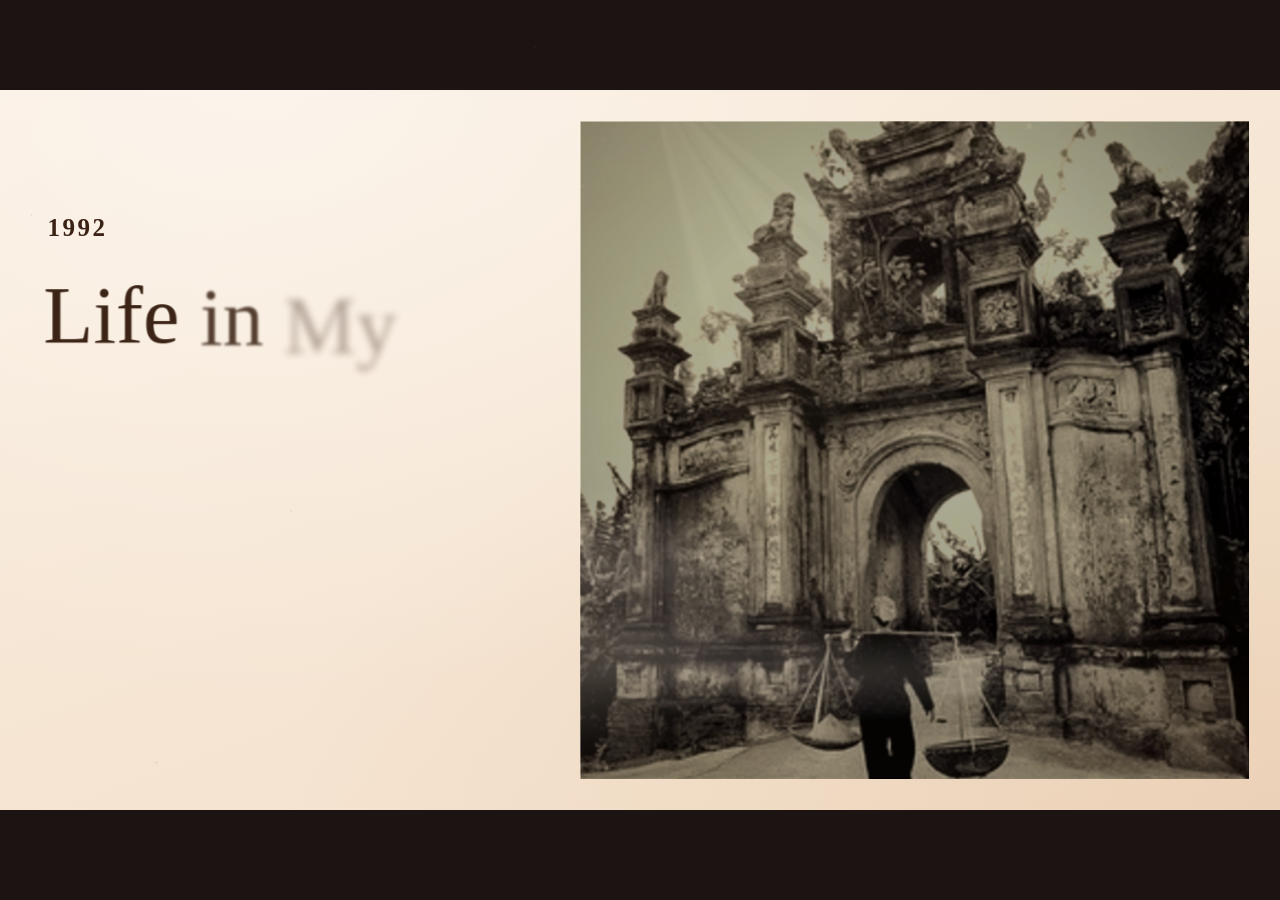
<file: slide1-anim.html>
<!DOCTYPE html>
<html lang="en">
<head>
  <meta charset="UTF-8">
  <meta name="viewport" content="width=device-width, initial-scale=1.0">
  <title>Slide 1 - title</title>
  <link rel="preconnect" href="https://fonts.googleapis.com">
  <link rel="preconnect" href="https://fonts.gstatic.com" crossorigin>
  <link href="https://fonts.googleapis.com/css2?family=Tinos:wght@400;700&family=Public+Sans:wght@400;500&display=swap" rel="stylesheet">
  <link rel="stylesheet" href="slides.css">
  <style>
    html, body { background: #1b1412; }
    body { padding: 0; overflow: hidden; }
    .deck { position: absolute; left: 0; top: 0; transform-origin: 0 0; zoom: 1; display: block; gap: 0; }
    .s1 .photo { overflow: hidden; background: #cfc9a8; }
    .s1 .photo img { width: 100%; height: 100%; object-fit: cover; transform-origin: 62% 70%; will-change: transform, filter; }
    .s1 .photo canvas { position: absolute; left: 0; top: 0; width: 100%; height: 100%; pointer-events: none; }
    #lite { mix-blend-mode: screen; }
    .s1 h1 .w { display: inline-block; will-change: transform, opacity, filter; }
    .s1 .rule { transform-origin: 0 50%; }
    .tick { position: absolute; left: 57px; top: 150px; font: 400 30px/1 var(--serif); letter-spacing: 6px; color: #a8643a; white-space: nowrap; }
    .tick b { font-weight: 700; color: var(--ink); letter-spacing: 3px; }
  </style>
</head>
<body>
<!--
  SLIDE 1 (động): mở đầu "du hành ngược thời gian": số năm chạy ngược 2025 -> 1985, chữ tiêu đề hiện dần từng từ,
  ảnh cổng làng ửng nắng bình minh (từ tối sang ấm), tia nắng xiên, sương trôi, bụi sáng, lá rơi, chim bay ngang.
  Mọi thứ do code điều khiển theo thời gian t (giây). Mở với ?still=giây để dừng ở một khung hình.
-->
<main class="deck">
  <section class="slide s1" id="slide1">
    <div class="tick" id="tick"><b id="yr">2025</b></div>
    <h1 id="ttl">Life in My Neighbourhood - 40 Years Ago</h1>
    <hr class="rule" id="rule">
    <p class="subtitle" id="sub">Unit 4: Remembering the Past</p>
    <figure class="photo">
      <img id="pic" src="assets/s1-gate.jpg" alt="Old village gate with a woman carrying baskets">
      <canvas id="lite" width="400" height="394"></canvas>
      <canvas id="dark" width="400" height="394"></canvas>
    </figure>
  </section>
</main>
<script>
(() => {
  const EMBED = location.search.includes('embed');
  const STILL = (/[?&]still=([\d.]+)/.exec(location.search) || [])[1];
  const HOLD = location.search.includes('hold');
  const deck = document.querySelector('.deck');
  function fit() {
    const k = EMBED ? Math.max(innerWidth / 1536, innerHeight / 864) : Math.min(innerWidth / 1536, innerHeight / 864);
    Object.assign(deck.style, { transform: 'scale(' + k + ')', left: ((innerWidth - 1536 * k) / 2) + 'px', top: ((innerHeight - 864 * k) / 2) + 'px' });
  }
  if (EMBED) document.body.style.cssText = 'background:transparent;padding:0;overflow:hidden';
  addEventListener('resize', fit); fit();

  const W = 400, H = 394;
  const lite = document.getElementById('lite').getContext('2d'), dark = document.getElementById('dark').getContext('2d');
  const mulberry = (a) => () => { a |= 0; a = a + 0x6D2B79F5 | 0; let t = Math.imul(a ^ a >>> 15, 1 | a); t = t + Math.imul(t ^ t >>> 7, 61 | t) ^ t; return ((t ^ t >>> 14) >>> 0) / 4294967296; };
  const rnd = mulberry(1985);
  const cl = (x, a = 0, b = 1) => Math.max(a, Math.min(b, x));
  const ease = (u) => 1 - Math.pow(1 - u, 3), smooth = (a, b, x) => { const t = cl((x - a) / (b - a)); return t * t * (3 - 2 * t); };

  // chữ tiêu đề: tách từng từ để hiện dần
  const ttl = document.getElementById('ttl'), words = ttl.textContent.split(' ');
  ttl.textContent = '';
  const spans = words.map((w, i) => { const s = document.createElement('span'); s.className = 'w'; s.textContent = w; ttl.appendChild(s); if (i < words.length - 1) ttl.appendChild(document.createTextNode(' ')); return s; });
  const rule = document.getElementById('rule'), sub = document.getElementById('sub'), pic = document.getElementById('pic'), tick = document.getElementById('tick'), yr = document.getElementById('yr');

  // tia nắng: dựng một lần
  const beams = document.createElement('canvas'); beams.width = W; beams.height = H;
  (() => {
    const c = beams.getContext('2d'), ox = 40, oy = -30;
    for (let i = 0; i < 7; i++) {
      const ang = 0.72 + i * 0.1 + (i % 2) * 0.04, len = 620, wd = 0.04 + (i % 3) * 0.02;
      const g = c.createLinearGradient(ox, oy, ox + Math.cos(ang) * len, oy + Math.sin(ang) * len);
      g.addColorStop(0, 'rgba(255,226,170,.34)'); g.addColorStop(1, 'rgba(255,226,170,0)');
      c.fillStyle = g; c.beginPath(); c.moveTo(ox, oy); c.lineTo(ox + Math.cos(ang - wd) * len, oy + Math.sin(ang - wd) * len); c.lineTo(ox + Math.cos(ang + wd) * len, oy + Math.sin(ang + wd) * len); c.fill();
    }
  })();
  const mist = Array.from({ length: 6 }, (_, i) => ({ x: rnd() * W, y: H * (0.58 + rnd() * 0.36), rx: 110 + rnd() * 90, ry: 26 + rnd() * 28, v: 4 + rnd() * 7, a: 0.2 + rnd() * 0.16 }));
  const motes = Array.from({ length: 46 }, () => ({ x: rnd() * W * 0.8, y: rnd() * H, v: 2 + rnd() * 5, p: rnd() * 6.28, r: 0.6 + rnd() * 1.3 }));
  const leaves = Array.from({ length: 9 }, () => ({ x: rnd() * W, y: -20 - rnd() * 300, v: 12 + rnd() * 12, p: rnd() * 6.28, s: 3 + rnd() * 3, c: ['#6b4a1e', '#8a6a2a', '#4a3a1a', '#7a5a22'][Math.floor(rnd() * 4)] }));

  function draw(t) {
    const dawn = smooth(0, 4.5, t);
    // chữ
    spans.forEach((s, i) => { const u = ease(cl((t - 0.7 - i * 0.26) / 0.75)); s.style.opacity = u; s.style.transform = 'translateY(' + ((1 - u) * 20).toFixed(1) + 'px)'; s.style.filter = 'blur(' + ((1 - u) * 7).toFixed(1) + 'px)'; });
    rule.style.transform = 'scaleX(' + ease(cl((t - 2.9) / 0.9)).toFixed(3) + ')';
    sub.style.opacity = ease(cl((t - 3.6) / 0.8)); sub.style.transform = 'translateY(' + ((1 - ease(cl((t - 3.6) / 0.8))) * 10) + 'px)';
    // số năm chạy ngược
    const u = ease(cl((t - 0.2) / 2.6)), y = 2025 - Math.round(40 * u);
    yr.textContent = y; tick.style.opacity = cl(t / 0.5) * (1 - 0.0 * 0);
    // ảnh: ửng nắng + zoom rất chậm
    pic.style.filter = 'sepia(' + (0.6 - 0.32 * dawn).toFixed(2) + ') brightness(' + (0.55 + 0.45 * dawn).toFixed(2) + ') contrast(1.06) saturate(' + (0.8 + 0.3 * dawn).toFixed(2) + ')';
    pic.style.transform = 'scale(' + (1.02 + 0.028 * (0.5 - 0.5 * Math.cos(t * 0.16))).toFixed(4) + ')';
    // lớp sáng
    lite.clearRect(0, 0, W, H);
    const gl = lite.createRadialGradient(30, 0, 10, 30, 0, 330); gl.addColorStop(0, 'rgba(255,200,120,' + (0.5 * dawn) + ')'); gl.addColorStop(1, 'rgba(255,200,120,0)');
    lite.fillStyle = gl; lite.fillRect(0, 0, W, H);
    lite.globalAlpha = dawn * (0.7 + 0.3 * Math.sin(t * 0.6)); lite.drawImage(beams, 0, 0); lite.globalAlpha = 1;
    mist.forEach((m) => { const x = ((m.x + m.v * t) % (W + 2 * m.rx)) - m.rx, g = lite.createRadialGradient(x, m.y, 0, x, m.y, m.rx);
      g.addColorStop(0, 'rgba(255,240,220,' + (m.a * (0.6 + 0.4 * dawn)) + ')'); g.addColorStop(1, 'rgba(255,240,220,0)');
      lite.save(); lite.translate(x, m.y); lite.scale(1, m.ry / m.rx); lite.translate(-x, -m.y); lite.fillStyle = g; lite.beginPath(); lite.arc(x, m.y, m.rx, 0, 6.283); lite.fill(); lite.restore(); });
    motes.forEach((m) => { const x = (m.x + Math.sin(t * 0.4 + m.p) * 10 + t * 3) % W, yy = ((m.y - m.v * t) % H + H) % H, a = 0.25 + 0.55 * (0.5 + 0.5 * Math.sin(t * 2 + m.p)); lite.globalAlpha = a * dawn; lite.fillStyle = '#ffe6b0'; lite.beginPath(); lite.arc(x, yy, m.r, 0, 6.283); lite.fill(); });
    lite.globalAlpha = 1;
    // lớp tối: lá rơi + chim
    dark.clearRect(0, 0, W, H);
    leaves.forEach((l) => { const tt = t - 1.5; if (tt < 0) return; const yy = ((l.y + l.v * tt) % (H + 60)) - 20, x = l.x + Math.sin(tt * 0.9 + l.p) * 26; dark.save(); dark.translate(x, yy); dark.rotate(Math.sin(tt * 1.3 + l.p) * 1.1 + l.p); dark.fillStyle = l.c; dark.globalAlpha = 0.85; dark.beginPath(); dark.ellipse(0, 0, l.s, l.s * 0.45, 0, 0, 6.283); dark.fill(); dark.restore(); });
    for (let b = 0; b < 3; b++) { const tt = (t - 4 - b * 0.35) % 14; if (t < 4 || tt < 0 || tt > 10) continue; const x = -20 + tt * 44, yy = 60 + b * 14 + Math.sin(tt * 1.4 + b) * 6, f = Math.sin(tt * 9 + b * 2) * 3.5;
      dark.strokeStyle = 'rgba(40,28,16,.75)'; dark.lineWidth = 1.6; dark.lineCap = 'round'; dark.beginPath(); dark.moveTo(x - 7, yy - f); dark.quadraticCurveTo(x - 3, yy - 2, x, yy); dark.quadraticCurveTo(x + 3, yy - 2, x + 7, yy - f); dark.stroke(); }
    // tối góc nhẹ
    const vg = dark.createRadialGradient(W / 2, H / 2, H * 0.4, W / 2, H / 2, H * 0.82); vg.addColorStop(0, 'rgba(30,15,5,0)'); vg.addColorStop(1, 'rgba(30,15,5,' + (0.38 - 0.1 * dawn) + ')');
    dark.fillStyle = vg; dark.fillRect(0, 0, W, H);
  }
  let t0 = null;
  if (STILL) { draw(parseFloat(STILL)); window.__ready = true; }
  else if (HOLD) { draw(0); parent.postMessage({ type: 'hold-ready' }, '*'); addEventListener('message', function go(ev) { if (ev.data && ev.data.type === 'go') { removeEventListener('message', go); (function loop(now) { if (t0 === null) t0 = now; draw((now - t0) / 1000); requestAnimationFrame(loop); })(performance.now()); } }); }
  else (function loop(now) { if (t0 === null) t0 = now; draw((now - t0) / 1000); requestAnimationFrame(loop); })(performance.now());
  addEventListener('keydown', (e) => {
    if (!EMBED || window.parent === window) return;
    if (e.key === 'Backspace') e.preventDefault();
    window.parent.postMessage({ type: 'slide-key', key: e.key }, '*');
  });
})();
</script>
<script src="textfx.js"></script>
<script>TextFX.init({ theme: 'glint' });</script>
</body>
</html>
</file>
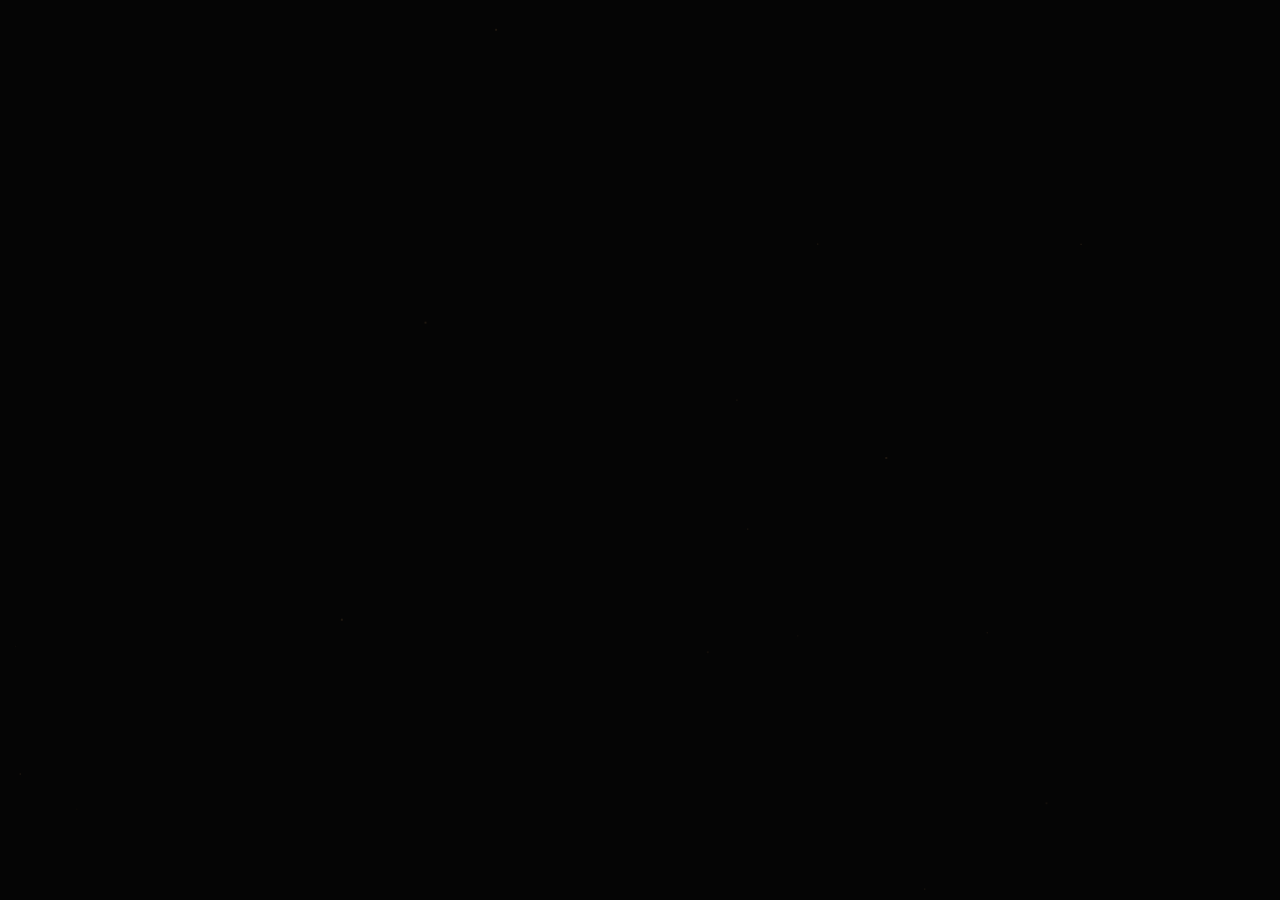
<file: slide3-anim.html>
<!DOCTYPE html>
<html lang="en">
<head>
  <meta charset="UTF-8">
  <meta name="viewport" content="width=device-width, initial-scale=1.0">
  <title>Slide 3 - animated</title>
  <link rel="preconnect" href="https://fonts.googleapis.com">
  <link rel="preconnect" href="https://fonts.gstatic.com" crossorigin>
  <link href="https://fonts.googleapis.com/css2?family=Tinos:wght@400;700&family=Public+Sans:wght@400;500&display=swap" rel="stylesheet">
  <link rel="stylesheet" href="slides.css?v=1124">
  <style>
    html, body { background: #050505; }
    .deck { visibility: hidden; }
    body { padding: 0; overflow: hidden; }
    .deck { position: absolute; left: 0; top: 0; transform-origin: 0 0; zoom: 1; display: block; gap: 0; }
    #voidc, #sheen, #gloss, #lead, #ink, #fx, #wind { left: 0; top: 0; width: 1536px; height: 864px; pointer-events: none; }
    #voidc { z-index: 8; }
    #sheen { z-index: 9; }
    #gloss { z-index: 9; }
    #lead { z-index: 6; }
    .s3 .title, .s3 .rule, .s3 .card, .s3 .pic { z-index: 3; }
    .card { border-color: transparent; background: transparent; }
    #ink { z-index: 4; }
    #wind { position: absolute; z-index: 5; image-rendering: pixelated; }
    #fx { z-index: 10; image-rendering: pixelated; }
    .pic { will-change: transform; }
    .w { display: inline-block; transform-origin: 50% 85%; will-change: transform; }
  </style>
</head>
<body>
<!--
  SLIDE 3 (động): màn đen -> click -> cọ quét sơn nền (văng mực) -> bút chì vẽ tiêu đề, thẻ, ảnh -> sau đó gió thổi (ảnh đung đưa, lá bay).
  Nội dung giống slide 3 trong slides.html (cùng slides.css).
-->
<main class="deck">
  <section class="slide s3" id="slide3">
    <h2 class="title">A Look at the Past</h2>
    <hr class="rule">
    <article class="card c1"><h3>Simple Life</h3><p>Life was slower. People lived close to nature and family.</p></article>
    <article class="card c2"><h3>Close Neighbours</h3><p>Neighbours were close and helped each other.</p></article>
    <div class="pic" id="pic">
      <figure class="photo"><img src="assets/s3-tram.jpg" alt="Tram and bicycles on an old street"></figure>
      <canvas class="ptape tl" width="120" height="40"></canvas>
      <canvas class="ptape tr" width="120" height="40"></canvas>
    </div>
    <canvas id="wind" width="1536" height="864"></canvas>
    <canvas id="voidc" width="1536" height="864"></canvas>
    <canvas id="lead" width="1536" height="864"></canvas>
    <canvas id="sheen" width="1536" height="864"></canvas>
    <canvas id="gloss" width="1536" height="864"></canvas>
    <svg id="ink" viewBox="0 0 1536 864" width="1536" height="864"></svg>
    <canvas id="fx" width="384" height="216"></canvas>
  </section>
</main>
<script src="tape.js"></script>
<script>
(() => {
  const EMBED = location.search.includes('embed');
  if (EMBED) document.documentElement.style.background = document.body.style.background = 'transparent';
  const $ = (s) => document.querySelector(s), $$ = (s) => Array.from(document.querySelectorAll(s));
  const deck = $('.deck'), slide = $('#slide3');
  function fit() {
    const k = EMBED ? Math.max(innerWidth / 1536, innerHeight / 864) : Math.min(innerWidth / 1536, innerHeight / 864);
    Object.assign(deck.style, { transform: 'scale(' + k + ')', left: ((innerWidth - 1536 * k) / 2) + 'px', top: ((innerHeight - 864 * k) / 2) + 'px' });
  }
  addEventListener('resize', fit); fit();

  // ---------- Thành phần ----------
  const S = 4;                                   // 1 điểm ảnh pixel = 4px màn hình (canvas #fx 384x216)
  const voidc = $('#voidc'), vx = voidc.getContext('2d');
  const sheen = $('#sheen'), sx = sheen.getContext('2d');
  const gloss = $('#gloss'), gx = gloss.getContext('2d');      // lớp bóng ướt + vệt sơn chảy (tự mờ dần)
  const leadc = $('#lead'), lx = leadc.getContext('2d');       // vết chì than khi bút vẽ (tự mờ dần)
  const ink = $('#ink'), fxc = $('#fx'), fx = fxc.getContext('2d');
  fx.imageSmoothingEnabled = false;
  const title = $('.title'), rule = $('.rule');
  const cards = $$('.card').map((el) => ({ el, h3: el.querySelector('h3'), p: el.querySelector('p') }));
  const photo = $('.photo'), tapes = $$('.ptape');
  const BRUSH = new Image(), PENCIL = new Image();
  BRUSH.src = 'assets/anim-brush.png'; PENCIL.src = 'assets/anim-pencil.png';
  let BSH = null, PSH = null;                                      // bóng đổ của cọ / bút chì (tạo sau khi ảnh tải xong)
  const BRUSH_TIP = [34, 8], PENCIL_TIP = [1, 43], SPR = 2;        // điểm chạm (theo pixel gốc) và hệ số phóng của sprite

  // số ngẫu nhiên xác định (mulberry32) để mỗi lần chạy giống nhau
  let seed = 20261020;
  const rnd = () => { seed |= 0; seed = seed + 0x6D2B79F5 | 0; let t = Math.imul(seed ^ seed >>> 15, 1 | seed); t = t + Math.imul(t ^ t >>> 7, 61 | t) ^ t; return ((t ^ t >>> 14) >>> 0) / 4294967296; };
  const clamp = (v, a = 0, b = 1) => Math.max(a, Math.min(b, v));
  const smooth = (u) => u * u * (3 - 2 * u);
  const easeOut = (u) => 1 - Math.pow(1 - u, 3);
  const INK = [58, 34, 20], GOLD = [226, 160, 40];

  function pos(el) {                             // vị trí + kích thước tính theo toạ độ slide 1536x864
    let x = 0, y = 0, e = el;
    while (e && e !== slide) { x += e.offsetLeft; y += e.offsetTop; e = e.offsetParent; }
    return { x, y, w: el.offsetWidth, h: el.offsetHeight };
  }
  const wipe = (el, p) => { el.style.clipPath = 'inset(-30px ' + ((1 - p) * 100).toFixed(2) + '% -30px -12px)'; };


  // ---------- Trạng thái ban đầu ----------
  let borders = [];
  function resetVisuals() {
    vx.globalCompositeOperation = 'source-over'; vx.globalAlpha = 1;
    vx.fillStyle = '#050505'; vx.fillRect(0, 0, 1536, 864);
    vx.globalCompositeOperation = 'destination-out';
    voidc.style.display = 'block'; voidc.style.opacity = '1';
    sx.clearRect(0, 0, 1536, 864); gx.clearRect(0, 0, 1536, 864); lx.clearRect(0, 0, 1536, 864); runs.length = 0; falls.length = 0; leadPrev = null;
    wipe(title, 0); wipe(rule, 0);
    cards.forEach((c) => { c.el.style.background = 'rgba(255,244,232,0)'; wipe(c.h3, 0); wipe(c.p, 0); });
    photo.style.clipPath = 'inset(0 0 100% 0)'; tapes.forEach((t) => { t.style.opacity = '0'; });
    borders.forEach((b) => { b.path.style.strokeDashoffset = b.len; });
  }
  function setupMeasure() {
    ink.innerHTML = '';
    borders = cards.map((m) => {
      const b = pos(m.el), x = b.x + 1, y = b.y + 1, w = b.w - 2, h = b.h - 2, r = 25;
      const d = ['M', x + r, y, 'H', x + w - r, 'A', r, r, 0, 0, 1, x + w, y + r, 'V', y + h - r, 'A', r, r, 0, 0, 1, x + w - r, y + h,
        'H', x + r, 'A', r, r, 0, 0, 1, x, y + h - r, 'V', y + r, 'A', r, r, 0, 0, 1, x + r, y, 'Z'].join(' ');
      const path = document.createElementNS('http://www.w3.org/2000/svg', 'path');
      path.setAttribute('d', d); path.setAttribute('fill', 'none'); path.setAttribute('stroke', '#c99468'); path.setAttribute('stroke-width', '2');
      ink.appendChild(path);
      const len = path.getTotalLength();
      path.style.strokeDasharray = len + ' ' + len; path.style.strokeDashoffset = len;
      return { path, len };
    });
  }

  // ---------- Hạt: giọt mực, bụi chì, sao lấp lánh ----------
  const parts = [];
  function stampBlob(x, y, r, ang, tail) {
    vx.beginPath(); vx.ellipse(x, y, r * (tail ? 1.7 : 1.15), r, ang, 0, 7); vx.fill();
    for (let i = 0; i < 2; i++) { const a = rnd() * 6.28, d = r * (1.6 + rnd() * 1.6), rr = r * (0.2 + rnd() * 0.3); vx.beginPath(); vx.arc(x + Math.cos(a) * d, y + Math.sin(a) * d, rr, 0, 7); vx.fill(); }
  }
  function spawnDrops(x, y, dx, dy, speed, burst) {
    const n = burst ? 14 : (rnd() < speed * 0.00022 ? 1 : 0), base = Math.atan2(dy, dx);
    for (let i = 0; i < n; i++) {
      const side = rnd() < 0.5 ? -1 : 1;
      const ang = burst ? rnd() * 6.283 : (rnd() < 0.7 ? base + side * (1.1 + rnd() * 0.7) : base + (rnd() - 0.5) * 1.6);
      const v = burst ? 260 + rnd() * 720 : 140 + rnd() * 520;
      parts.push({ t: 'drop', x, y, vx: Math.cos(ang) * v, vy: Math.sin(ang) * v, life: 0.22 + rnd() * 0.45, age: 0, r: 2 + rnd() * rnd() * 10 });
    }
  }
  function updateParts(dt) {
    for (let i = parts.length - 1; i >= 0; i--) {
      const p = parts[i];
      p.age += dt;
      p.x += p.vx * dt; p.y += p.vy * dt;
      const f = Math.pow(p.t === 'drop' ? 0.05 : 0.3, dt); p.vx *= f; p.vy *= f;
      if (p.age >= p.life) {
        if (p.t === 'drop' && voidc.style.display !== 'none') stampBlob(p.x, p.y, p.r, Math.atan2(p.vy, p.vx), true);
        parts.splice(i, 1);
      }
    }
  }
  function sparkle(x, y, n) {
    for (let i = 0; i < n; i++) parts.push({ t: 'spark', x: x + (rnd() - 0.5) * 70, y: y + (rnd() - 0.5) * 50, vx: (rnd() - 0.5) * 30, vy: -20 - rnd() * 30, life: 0.5 + rnd() * 0.4, age: 0, c: rnd() < 0.5 ? '#ffd34a' : '#ffffff' });
  }

  // ---------- Đám khói hoạt hình (pixel) ----------
  const puffCache = new Map(), puffs = [];
  function puffImg(R) {
    if (puffCache.has(R)) return puffCache.get(R);
    const sz = Math.ceil(R * 3.4), c = document.createElement('canvas'); c.width = c.height = sz;
    const g = c.getContext('2d'), im = g.createImageData(sz, sz), d = im.data, C = sz / 2;
    const circles = [[0, 0, R * 0.66], [-R * 0.18, R * 0.1, R * 0.5]];
    for (let i = 0; i < 9; i++) { const a = i / 9 * 6.283 + 0.3, rr = R * (0.36 + 0.07 * ((i * 7) % 3)); circles.push([Math.cos(a) * R * 0.64, Math.sin(a) * R * 0.64, rr]); }
    const A = new Uint8Array(sz * sz);
    for (let y = 0; y < sz; y++) for (let x = 0; x < sz; x++) {
      for (const [cx, cy, r] of circles) { const dx = x - C - cx, dy = y - C - cy; if (dx * dx + dy * dy <= r * r) { A[y * sz + x] = 1; break; } }
    }
    const at = (x, y) => (x < 0 || y < 0 || x >= sz || y >= sz) ? 0 : A[y * sz + x];
    const put = (x, y, col) => { if (x < 0 || y < 0 || x >= sz || y >= sz) return; const k = (y * sz + x) * 4; d[k] = col[0]; d[k + 1] = col[1]; d[k + 2] = col[2]; d[k + 3] = 255; };
    for (let y = 0; y < sz; y++) for (let x = 0; x < sz; x++) {
      if (!A[y * sz + x]) continue;
      if (!at(x - 1, y) || !at(x + 1, y) || !at(x, y - 1) || !at(x, y + 1)) put(x, y, [24, 24, 32]);
      else put(x, y, at(x + 2, y - 2) ? [255, 255, 255] : [176, 216, 240]);
    }
    for (let i = 0; i < 7; i++) {                    // gai nhọn toả ra như ảnh tham khảo
      const a = i / 7 * 6.283 + 0.55, L0 = R * 0.92, L1 = R * (1.4 + 0.25 * (i % 2));
      for (let t = 0; t <= 1; t += 0.02) {
        const rr = L0 + (L1 - L0) * t, w = (1 - t) * 2.4, px = C + Math.cos(a) * rr, py = C + Math.sin(a) * rr, nx = -Math.sin(a), ny = Math.cos(a);
        for (let s = -w; s <= w; s += 0.5) { const x = Math.round(px + nx * s), y = Math.round(py + ny * s); if (!at(x, y)) put(x, y, [24, 24, 32]); }
      }
    }
    g.putImageData(im, 0, 0);
    puffCache.set(R, c); return c;
  }
  function addPuff(x, y, big) { puffs.push({ x, y, t: 0, dur: 0.5, R: big ? 21 : 15 }); }
  function drawPuffs() {
    for (let i = puffs.length - 1; i >= 0; i--) {
      const p = puffs[i], u = p.t / p.dur;
      if (u >= 1) { puffs.splice(i, 1); continue; }
      const g = clamp(u / 0.32);
      const R = Math.max(3, Math.round(p.R * (1 - Math.pow(1 - g, 3)) * (1 + 0.06 * (u > 0.32 ? (u - 0.32) : 0))));
      const img = puffImg(R);
      fx.globalAlpha = u > 0.55 ? 1 - (u - 0.55) / 0.45 : 1;
      fx.drawImage(img, Math.round(p.x / S - img.width / 2), Math.round(p.y / S - img.height / 2 - u * 6));
      fx.globalAlpha = 1;
    }
  }

  // ---------- Pha 1: cọ sơn nền ----------
  const BW = 190, ROWS = 6;
  const segs = [];
  (function buildBrush() {
    const ys = Array.from({ length: ROWS }, (_, k) => 68 + k * (728 / (ROWS - 1)));
    segs.push({ x0: -340, y0: -200, x1: -70, y1: ys[0] - 14, dur: 0.25, kind: 'in' });
    for (let k = 0; k < ROWS; k++) {
      const dir = k % 2 ? -1 : 1, xa = dir > 0 ? -70 : 1606, xb = dir > 0 ? 1606 : -70;
      segs.push({ x0: xa, y0: ys[k] - 14, x1: xb, y1: ys[k] + 14, dur: 0.27, kind: 'row', row: k });
      if (k < ROWS - 1) segs.push({ x0: xb, y0: ys[k] + 14, x1: xb, y1: ys[k + 1] - 14, dur: 0.09, kind: 'turn', row: k });
    }
    segs.push({ x0: -70, y0: ys[ROWS - 1] + 14, x1: 800, y1: 470, dur: 0.3, kind: 'out' });
    let t = 0; segs.forEach((s) => { s.t0 = t; t += s.dur; }); segs.total = t;
  })();
  function brushAt(T) {
    let s = segs[segs.length - 1];
    for (const q of segs) if (T < q.t0 + q.dur) { s = q; break; }
    const u = clamp((T - s.t0) / s.dur), e = s.kind === 'in' ? easeOut(u) : s.kind === 'out' ? easeOut(u) : smooth(u);
    let x = s.x0 + (s.x1 - s.x0) * e, y = s.y0 + (s.y1 - s.y0) * e;
    if (s.kind === 'row') y += Math.sin(x * 0.012 + s.row) * 9;
    return { x, y, seg: s };
  }
  let brush = { x: -340, y: -200, vis: false, last: null };
  const halfAt = (x, row) => BW / 2 + Math.sin(x * 0.011 + row * 1.7) * 8 + Math.sin(x * 0.047 + row * 3.1) * 4;
  const PAINT_TAN = '184,132,86';
  function paintTo(x0, y0, x1, y1, row) {
    const dx = x1 - x0, dy = y1 - y0, n = Math.max(1, Math.ceil(Math.hypot(dx, dy) / 7)), dir = dx >= 0 ? 1 : -1;
    vx.fillStyle = '#000';
    for (let i = 1; i <= n; i++) {
      const x = x0 + dx * i / n, y = y0 + dy * i / n;
      const half = halfAt(x, row);
      vx.fillRect(x - 6, y - half, 12, half * 2);
      for (let j = 0; j < 4; j++) { const up = rnd() < 0.5 ? -1 : 1; vx.fillRect(x - 4, y + up * (half + rnd() * 12) - 1.5, 6 + rnd() * 14, 3); }   // lông cọ xơ ở mép
      if (i % 2 === 0) for (let j = 0; j < 3; j++) {                       // vệt lông cọ trên mặt sơn
        sx.fillStyle = rnd() < 0.5 ? 'rgba(255,255,255,.16)' : 'rgba(150,95,55,.07)';
        sx.fillRect(x - 5, y - half + rnd() * half * 2, 14 + rnd() * 22, 1 + rnd() * 2.2);
      }
      // ---- sơn ướt: gờ sơn dày ở mép, vệt bóng, lông cọ kéo dài (lớp gloss tự mờ dần khi sơn khô)
      if (i % 2 === 0) {
        gx.fillStyle = 'rgba(255,255,255,0.38)'; gx.fillRect(x - 7, y - half * 0.5 + Math.sin(x * 0.03 + row) * 3, 16, 2.2);
        gx.fillStyle = 'rgba(' + PAINT_TAN + ',0.30)'; gx.fillRect(x - 7, y + half - 6, 16, 3.2); gx.fillRect(x - 7, y - half + 1, 16, 2.4);
        for (let j = 0; j < 3; j++) { gx.fillStyle = rnd() < 0.55 ? 'rgba(255,255,255,0.22)' : 'rgba(' + PAINT_TAN + ',0.16)'; gx.fillRect(x - dir * rnd() * 20 - 8, y - half * 0.85 + rnd() * half * 1.7, 22 + rnd() * 46, 1 + rnd() * 1.4); }
      }
    }
  }
  // ---- sơn chảy: vệt chảy xuống từ mép dưới nét cọ + giọt rơi từ cọ
  const runs = [], falls = [];
  function addRun(x, y, delay) { runs.push({ x, y, w: 5 + rnd() * 7, delay, age: 0, v: 120 + rnd() * 190, L: 40 + rnd() * rnd() * 190, len: 0, wob: rnd() * 6.28, end: false }); }
  function addFall(x, y, vy) { falls.push({ x, y, vx: (rnd() - 0.5) * 24, vy, r: 2 + rnd() * 3.2, age: 0, life: 0.16 + rnd() * 0.2 }); }
  function stepRuns(dt) {
    vx.fillStyle = '#000';
    for (let i = runs.length - 1; i >= 0; i--) {
      const r = runs[i]; r.age += dt; if (r.age < r.delay) continue;
      if (r.len < r.L) {
        const rem = 1 - r.len / r.L, dv = r.v * (0.18 + 0.82 * rem * rem) * dt, y0 = r.y + r.len; r.len += dv;
        const w = r.w * (0.82 + 0.18 * Math.sin(r.wob + r.len * 0.05)), xx = r.x + Math.sin(r.wob + r.len * 0.03) * 1.5;
        vx.fillRect(xx - w / 2, y0 - 1, w, dv + 2); vx.beginPath(); vx.arc(xx, y0 + dv, w * 0.78, 0, 7); vx.fill();     // mở lớp đen -> lộ sơn
        gx.fillStyle = 'rgba(' + PAINT_TAN + ',0.34)'; gx.fillRect(xx - w / 2, y0 - 1, w, dv + 2);
        gx.fillStyle = 'rgba(255,255,255,0.5)'; gx.fillRect(xx - w / 2 + 1, y0 - 1, Math.max(1, w * 0.22), dv + 2);
        gx.fillStyle = 'rgba(' + PAINT_TAN + ',0.2)'; gx.beginPath(); gx.arc(xx, y0 + dv, w * 0.78, 0, 7); gx.fill();
        gx.fillStyle = 'rgba(255,255,255,0.55)'; gx.fillRect(xx - w * 0.28, y0 + dv - w * 0.35, Math.max(1.5, w * 0.2), Math.max(1.5, w * 0.2));
      } else if (!r.end) { r.end = true; if (rnd() < 0.55) addFall(r.x, r.y + r.len + r.w * 0.5, 30); runs.splice(i, 1); }
    }
  }
  function stepFalls(dt) {
    vx.fillStyle = '#000';
    for (let i = falls.length - 1; i >= 0; i--) {
      const f = falls[i]; f.age += dt;
      const ny = f.y + f.vy * dt + 0.5 * 2200 * dt * dt; f.vy += 2200 * dt;
      f.y = ny; f.x += f.vx * dt;
      if (f.age >= f.life || f.y > 880) {
        if (f.y <= 880) {
          vx.beginPath(); vx.ellipse(f.x, f.y, f.r * 1.8, f.r * 1.2, 0, 0, 7); vx.fill();                       // giọt bắn tung toé khi chạm xuống
          gx.fillStyle = 'rgba(' + PAINT_TAN + ',0.3)'; gx.beginPath(); gx.ellipse(f.x, f.y, f.r * 1.8, f.r * 1.2, 0, 0, 7); gx.fill();
          gx.fillStyle = 'rgba(255,255,255,0.5)'; gx.fillRect(f.x - f.r * 0.6, f.y - f.r * 0.5, f.r * 0.7, f.r * 0.45);
          for (let k = 0; k < 3; k++) { const a = rnd() * 6.28, d = f.r * (2 + rnd() * 2.4); vx.beginPath(); vx.arc(f.x + Math.cos(a) * d, f.y + Math.sin(a) * d * 0.6, 0.8 + rnd() * 1.6, 0, 7); vx.fill(); }
        }
        falls.splice(i, 1);
      }
    }
  }
  function fadeLayers(n) {                      // bóng ướt + vết chì mờ dần
    if (n % 2 === 0) { gx.globalCompositeOperation = 'destination-out'; gx.fillStyle = 'rgba(0,0,0,0.09)'; gx.fillRect(0, 0, 1536, 864); gx.globalCompositeOperation = 'source-over'; }
    if (phase === 'pencil' || phase === 'poof2') { lx.globalCompositeOperation = 'destination-out'; lx.fillStyle = 'rgba(0,0,0,0.05)'; lx.fillRect(0, 0, 1536, 864); lx.globalCompositeOperation = 'source-over'; }
  }
  let dripAcc = 0;
  function stepPaint(T, dt) {
    const b = brushAt(T), prev = brush.last || { x: b.x, y: b.y };
    const kind = b.seg.kind;
    if (kind === 'row' || kind === 'turn') {
      paintTo(prev.x, prev.y, b.x, b.y, b.seg.row || 0);
      const dx = b.x - prev.x, dy = b.y - prev.y, sp = Math.hypot(dx, dy) / dt;
      if (sp > 1) spawnDrops(b.x, b.y, dx, dy, sp, false);
      if (kind === 'row') {
        const half = halfAt(b.x, b.seg.row || 0), dir = dx >= 0 ? 1 : -1;
        if (rnd() < Math.hypot(dx, dy) / 70 * 0.13) addRun(b.x - dir * rnd() * 90, b.y + half - 4, rnd() * 0.12);           // vệt sơn chảy xuống từ mép nét cọ
        dripAcc += dt; if (dripAcc > 0.05) { dripAcc = 0; addFall(b.x - dir * (20 + rnd() * 70), b.y + half - 2, 20 + rnd() * 80); }   // giọt rơi từ lông cọ
      }
    }
    if (brush.seg && brush.seg !== b.seg && brush.seg.kind === 'row') {        // cuối mỗi đường quét: văng mực thành chùm
      spawnDrops(prev.x, prev.y, b.x - prev.x, b.y - prev.y, 1, true);
    }
    brush.seg = b.seg; brush.x = b.x; brush.y = b.y; brush.last = { x: b.x, y: b.y };
  }


  // ---------- Pha 2: bút chì vẽ ----------
  let tasks = [], taskTotal = 0, taskDone = 0, penTip = { x: 80, y: 110 };
  function buildTasks() {
    tasks = []; taskDone = 0;
    let last = null;
    const add = (start, dur, tip, upd, wiggle) => {
      if (last) tasks.push({ dur: 0.05, tip: ((a, b) => (p) => ({ x: a.x + (b.x - a.x) * smooth(p), y: a.y + (b.y - a.y) * smooth(p) }))(last, start), upd: null, move: true });
      tasks.push({ dur, tip, upd, wiggle });
      last = tip(1);
    };
    const T = pos(title), R = pos(rule);
    add({ x: T.x, y: T.y + T.h * 0.55 }, 0.5,
      (p) => ({ x: T.x + smooth(p) * T.w, y: T.y + T.h * 0.55 + Math.sin(p * 44) * 26 }),
      (p) => wipe(title, smooth(p)), true);
    add({ x: R.x, y: R.y }, 0.2,
      (p) => ({ x: R.x + smooth(p) * R.w, y: R.y }),
      (p) => wipe(rule, smooth(p)));
    cards.forEach((m, k) => {
      const B = pos(m.el), H = pos(m.h3), P = pos(m.p), bd = borders[k];
      const a0 = bd.path.getPointAtLength(0);
      add({ x: a0.x, y: a0.y }, 0.28,
        (p) => { const q = bd.path.getPointAtLength(bd.len * smooth(p)); return { x: q.x, y: q.y }; },
        (p) => { bd.path.style.strokeDashoffset = bd.len * (1 - smooth(p)); m.el.style.background = 'rgba(255,244,232,' + (0.55 * smooth(p)).toFixed(3) + ')'; });
      add({ x: H.x, y: H.y + H.h * 0.6 }, 0.18,
        (p) => ({ x: H.x + smooth(p) * H.w, y: H.y + H.h * 0.6 + Math.sin(p * 30) * 8 }),
        (p) => wipe(m.h3, smooth(p)), true);
      add({ x: P.x, y: P.y + 14 }, 0.3,
        (p) => { const u = p * 3, row = Math.floor(Math.min(2.999, u)), f = u - row; return { x: P.x + (row % 2 ? 1 - f : f) * Math.min(P.w, 440), y: P.y + 14 + row * 36 + Math.sin(p * 40) * 6 }; },
        (p) => { m.p.style.clipPath = 'inset(-6px ' + ((1 - smooth(p)) * 100).toFixed(2) + '% -6px -12px)'; }, true);
    });
    const F = pos(photo);
    add({ x: F.x, y: F.y }, 0.4,
      (p) => { const u = p * 6, row = Math.floor(Math.min(5.999, u)), f = u - row; return { x: F.x + (row % 2 ? 1 - f : f) * F.w, y: F.y + F.h * p }; },
      (p) => { photo.style.clipPath = 'inset(0 0 ' + ((1 - p) * 100).toFixed(2) + '% 0)'; tapes.forEach((t) => { t.style.opacity = p > 0.85 ? '1' : '0'; }); });
    let t = 0; tasks.forEach((q) => { q.t0 = t; t += q.dur; }); taskTotal = t;
  }
  let leadPrev = null;
  function graphite(x0, y0, x1, y1) {                   // nét chì than: vài sợi lệch nhau + hạt than
    const d = Math.hypot(x1 - x0, y1 - y0); if (d < 0.4) return;
    lx.lineCap = 'round';
    for (let k = 0; k < 3; k++) {
      const o = (rnd() - 0.5) * 3.4;
      lx.strokeStyle = 'rgba(' + (54 + k * 10) + ',' + (48 + k * 8) + ',' + (46 + k * 6) + ',' + (0.2 + rnd() * 0.22).toFixed(2) + ')'; lx.lineWidth = 0.9 + rnd() * 1.3;
      lx.beginPath(); lx.moveTo(x0 + o, y0 + o * 0.6); lx.lineTo(x1 + o, y1 + o * 0.6); lx.stroke();
    }
    for (let j = 0, n = Math.ceil(d / 3.5); j < n; j++) {
      const u = rnd(); lx.fillStyle = 'rgba(40,36,34,' + (0.18 + rnd() * 0.35).toFixed(2) + ')';
      lx.fillRect(x0 + (x1 - x0) * u + (rnd() - 0.5) * 6, y0 + (y1 - y0) * u + (rnd() - 0.5) * 6, 1 + rnd() * 1.5, 1 + rnd() * 1.5);
    }
  }
  function stepPencil(tt, dt) {
    if (tt < 0) return;
    let i = tasks.findIndex((q) => tt < q.t0 + q.dur); if (i < 0) i = tasks.length - 1;
    for (; taskDone < i; taskDone++) if (tasks[taskDone].upd) tasks[taskDone].upd(1);
    const q = tasks[i], p = clamp((tt - q.t0) / q.dur);
    penTip = q.tip(p);
    if (q.upd && !q.move) { if (leadPrev) graphite(leadPrev.x, leadPrev.y, penTip.x, penTip.y); leadPrev = { x: penTip.x, y: penTip.y }; } else leadPrev = null;
    if (q.upd) { q.upd(p); if (!q.move && rnd() < 0.8) parts.push({ t: 'dust', x: penTip.x + (rnd() - 0.5) * 10, y: penTip.y + 4, vx: (rnd() - 0.5) * 50, vy: 20 + rnd() * 60, life: 0.35 + rnd() * 0.3, age: 0, c: rnd() < 0.5 ? '#8a8077' : '#5a5048' }); }
  }

  // ---------- Gió: lịch các cơn gió ----------
  const FIRST_GUST = 1.2, PERIOD = 6.0, GUST_LEN = 3.2;
  // độ mạnh cơn gió 0..1 theo thời gian t (giây)
  function gust(t) {
    if (t < FIRST_GUST) return 0;
    const u = ((t - FIRST_GUST) % PERIOD) / GUST_LEN;
    return u >= 1 ? 0 : Math.pow(Math.sin(Math.PI * u), 2);
  }
  const gustIndex = (t) => Math.floor((t - FIRST_GUST) / PERIOD);

  // ---------- Ảnh: dao động nhẹ (lò xo giảm chấn), gió thổi từ trái sang phải ----------
  const pic = document.getElementById('pic');
  let theta = 0, omega = 0;              // radian
  const K = 9, DAMP = 2.8, PUSH = 0.36;  // lò xo mềm, ma sát vừa: đung đưa chậm, ít dội lại (đỉnh ≈ 2 độ)

  // ---------- Pixel: lá bay + vệt gió ----------
  const wind = document.getElementById('wind'), g = wind.getContext('2d');
  const CELL = 6;
  const LEAF = [
    "......RRRR......",
    "....RRLLLGRR....",
    "..RRLLLGGGGGRR..",
    "RRDDDDDDDDDDGRRR",
    "..RRGGGGGGGGRR..",
    "....RRGGGGRR....",
    "......RRRR......"
  ];
  const LEAF_COL = { R: '#1d5a2c', L: '#8fe07a', G: '#3fb04f', D: '#2c8a3c' };
  function drawLeaf(x, y, ang, s, a) {
    g.save(); g.globalAlpha = a; g.translate(x, y); g.rotate(ang);
    const w = LEAF[0].length, h = LEAF.length;
    for (let r = 0; r < h; r++) for (let c = 0; c < w; c++) {
      const col = LEAF_COL[LEAF[r][c]]; if (!col) continue;
      g.fillStyle = col; g.fillRect((c - w / 2) * CELL * s, (r - h / 2) * CELL * s, CELL * s + .5, CELL * s + .5);
    }
    g.restore();
  }

  // Vệt gió: dải điểm trắng chạy dọc theo một đường cong (có bóng xanh nhạt để thấy được trên nền be)
  function drawStreak(s, t) {
    const age = t - s.t0; if (age < 0 || age > s.life) return;
    const p = age / s.life, head = p * (s.len + s.tail), tail = head - s.tail;
    const fade = Math.sin(Math.PI * p);
    for (let d = Math.max(0, tail); d <= Math.min(head, s.len); d += CELL * 1.0) {
      const x = s.x0 + d, y = s.y0 + Math.sin(d / s.wl + s.ph) * s.amp + d * s.slope;
      const px = Math.round(x / CELL) * CELL, py = Math.round(y / CELL) * CELL;
      g.globalAlpha = fade * 0.75; g.fillStyle = '#8fb4d6'; g.fillRect(px, py + CELL, CELL, CELL * 0.6);
      g.globalAlpha = fade * 0.95; g.fillStyle = '#ffffff'; g.fillRect(px, py, CELL, CELL);
    }
  }
  // Xoáy gió nhỏ (đường xoắn ốc pixel)
  function drawSwirl(s, t) {
    const age = t - s.t0; if (age < 0 || age > s.life) return;
    const p = age / s.life, fade = Math.sin(Math.PI * p), cx = s.x + age * s.drift, cy = s.y;
    const turns = Math.min(1, p * 2) * 2.4 * Math.PI * 2;
    for (let a = 0; a < turns; a += 0.28) {
      const r = 6 + a * 4.2, x = cx + Math.cos(a) * r, y = cy + Math.sin(a) * r * 0.85;
      const px = Math.round(x / CELL) * CELL, py = Math.round(y / CELL) * CELL;
      g.globalAlpha = fade * 0.75; g.fillStyle = '#8fb4d6'; g.fillRect(px, py + CELL, CELL, CELL * 0.6);
      g.globalAlpha = fade * 0.95; g.fillStyle = '#fff'; g.fillRect(px, py, CELL, CELL);
    }
  }

  const wr = (a, b) => a + Math.random() * (b - a);
  let leaves = [], streaks = [], swirls = [], lastSpawnIdx = -1, lastT = 0;

  // ---------- Chữ: mỗi cơn gió làm vài chữ ngẫu nhiên đung đưa nhẹ (gió tới đâu, chữ lắc tới đó) ----------
  const WORDS = [];
  document.querySelectorAll('#slide3 .title, #slide3 .card h3, #slide3 .card p').forEach((el) => {
    const words = el.textContent.trim().split(/\s+/);
    el.textContent = '';
    words.forEach((w, i) => {
      const sp = document.createElement('span'); sp.className = 'w'; sp.textContent = w; el.appendChild(sp); WORDS.push(sp);
      if (i < words.length - 1) el.appendChild(document.createTextNode(' '));
    });
  });
  let sways = [];
  function spawnSways(t) {
    const sr = document.getElementById('slide3').getBoundingClientRect(), k = sr.width / 1536;
    const pool = WORDS.filter((w) => !sways.some((s) => s.el === w));
    for (let i = 0, n = 6 + Math.floor(Math.random() * 4); i < n && pool.length; i++) {
      const el = pool.splice(Math.floor(Math.random() * pool.length), 1)[0];
      const r = el.getBoundingClientRect(), x = (r.left + r.width / 2 - sr.left) / k;
      sways.push({ el, t0: t + 0.2 + Math.min(2.2, Math.max(0, x) / 650) + wr(0, 0.4), dur: wr(2.4, 3.2), A: wr(6, 10), R: wr(3, 6) });
    }
  }
  function updateSways(t) {
    sways = sways.filter((s) => {
      const u = (t - s.t0) / s.dur;
      if (u < 0) return true;
      if (u >= 1) { s.el.style.transform = ''; return false; }
      const e = Math.sin(u * Math.PI * 2 * 1.15) * Math.pow(1 - u, 2);   // nghiêng theo gió rồi đung đưa tắt dần
      s.el.style.transform = `translate(${(e * s.A).toFixed(2)}px, ${(-Math.abs(e) * 1.6).toFixed(2)}px) rotate(${(e * s.R).toFixed(2)}deg)`;
      return true;
    });
  }

  // Mỗi cơn gió sinh ra vệt gió, xoáy và lá bay ngang màn hình (đủ để thấy rõ nhưng không rối)
  function spawnGust(t) {
    spawnSways(t);
    for (let i = 0; i < 6; i++) {
      streaks.push({ t0: t + wr(0, 1.1), life: wr(1.1, 1.7), x0: wr(-120, 500), y0: wr(210, 800), len: wr(520, 900),
                     tail: wr(260, 420), wl: wr(80, 150), ph: wr(0, 6.3), amp: wr(8, 22), slope: wr(-0.03, 0.05) });
    }
    for (let i = 0; i < 2; i++) swirls.push({ t0: t + wr(0.3, 1.4), life: wr(1.4, 1.9), x: wr(150, 1300), y: wr(230, 780), drift: wr(60, 140) });
    const n = 4 + Math.floor(Math.random() * 3);
    for (let i = 0; i < n; i++) {
      leaves.push({ t0: t + wr(0, 1.5), x0: -80, y0: wr(200, 760), v: wr(420, 640), amp: wr(30, 70), f: wr(2.2, 3.6),
                    ph: wr(0, 6.3), s: wr(0.8, 1.35), spin: wr(-1.2, 1.2), a: wr(-0.3, 0.3) });
    }
  }

  let t0 = 0;
  function frame(now) {
    const t = (now - t0) / 1000, dt = Math.min(0.033, t - lastT); lastT = t;

    // vật lý ảnh: lực gió đẩy sang phải (xoay ngược chiều kim đồng hồ), ảnh đàn hồi quay về
    const breeze = 0.004 * Math.sin(t * 1.1);                       // gió nhẹ liên tục
    const alpha = -K * theta - DAMP * omega - PUSH * gust(t);
    omega += alpha * dt; theta += omega * dt;
    const a = theta + breeze;
    pic.style.transform = `translateX(${(-a * 90).toFixed(2)}px) rotate(${(a * 180 / Math.PI).toFixed(3)}deg)`;

    updateSways(t);

    // sinh hiệu ứng khi bắt đầu cơn gió mới
    const gi = gustIndex(t);
    if (t >= FIRST_GUST && gi !== lastSpawnIdx) { lastSpawnIdx = gi; spawnGust(t); if (window.parent !== window) window.parent.postMessage({ type: 'wind-gust' }, '*'); }

    // vẽ lớp pixel
    g.clearRect(0, 0, 1536, 864);
    streaks = streaks.filter(s => t - s.t0 <= s.life); streaks.forEach(s => drawStreak(s, t));
    swirls = swirls.filter(s => t - s.t0 <= s.life); swirls.forEach(s => drawSwirl(s, t));
    leaves = leaves.filter(l => (t - l.t0) * l.v + l.x0 < 1700);
    for (const l of leaves) {
      const age = t - l.t0; if (age < 0) continue;
      const x = l.x0 + age * l.v, y = l.y0 + Math.sin(age * l.f + l.ph) * l.amp;
      const ang = l.a + Math.sin(age * l.f + l.ph + 1.2) * 0.55 + age * l.spin * 0.4;
      const edge = Math.min(1, x / 120, (1700 - x) / 120);
      drawLeaf(Math.round(x / 2) * 2, Math.round(y / 2) * 2, ang, l.s, Math.max(0, edge));
    }
    g.globalAlpha = 1;
    requestAnimationFrame(frame);
  }
  // ---------- Pha 3: gió thổi (như bản cũ của slide 3) ----------
  let windOn = false;
  function startWind() {
    if (windOn) return; windOn = true;
    t0 = performance.now(); requestAnimationFrame(frame);
  }

  // ---------- Máy trạng thái ----------
  let phase = 'load', T = 0, started = false, raf = 0, acc = 0, lastNow = 0;
  const post = (state) => { if (window.parent !== window) window.parent.postMessage({ type: 'anim-state', state }, '*'); };
  const FIX = 1 / 60;
  // âm thanh do trang cha phát (đã giải mã sẵn, theo âm lượng chung): cọ = file của bạn (2 lượt nối nhau), bút chì = tiếng tự tạo khớp từng nét
  let sfxQuiet = false, sf = [false, false], stepN = 0;
  const sfx = (name, rate) => { if (sfxQuiet || window.parent === window) return; window.parent.postMessage({ type: 'sfx', name, rate: rate || 1 }, '*'); };

  function step(dt) {
    T += dt; stepN++;
    puffs.forEach((p) => { p.t += dt; });
    if (phase === 'paint') {
      if (!sf[0] && T >= 0.05) { sf[0] = true; sfx('brush', 1); }
      if (!sf[1] && T >= 1.0) { sf[1] = true; sfx('brush', 1.07); }
      stepPaint(Math.min(T, segs.total), dt);
      if (T >= segs.total) {
        phase = 'poof1'; T = 0; addPuff(brush.x, brush.y, true);
      }
    } else if (phase === 'poof1') {
      voidc.style.opacity = String(1 - clamp(T / 0.3));
      if (T > 0.1) brush.vis = false;
      if (T >= 0.45) {
        voidc.style.display = 'none'; phase = 'pencil'; T = 0;
        buildTasks(); penTip = tasks[0].tip(0); penVis = false; penPuffed = false; leadPrev = null;
        leadc.style.transition = 'none'; leadc.style.opacity = '1'; sfx('pencil', 1);
      }
    } else if (phase === 'pencil') {
      if (!penPuffed) { penPuffed = true; addPuff(penTip.x, penTip.y, false); }
      if (T > 0.08) penVis = true;
      const tt = T - 0.15;
      stepPencil(tt, dt);
      if (tt >= taskTotal) {
        tasks.forEach((q) => { if (q.upd) q.upd(1); });
        phase = 'poof2'; T = 0; addPuff(penTip.x, penTip.y, true);
        leadc.style.transition = 'opacity .25s'; leadc.style.opacity = '0';
      }
    } else if (phase === 'poof2') {
      if (T > 0.1) penVis = false;
      if (T >= 0.3) { phase = 'done'; gx.clearRect(0, 0, 1536, 864); lx.clearRect(0, 0, 1536, 864); post('done'); startWind(); }
    }
    updateParts(dt); stepRuns(dt); stepFalls(dt); fadeLayers(stepN);
  }
  let penVis = false, penPuffed = false;

  function draw() {
    fx.clearRect(0, 0, 384, 216);
    for (const p of parts) {
      if (p.t === 'drop') { fx.fillStyle = '#f3e0cb'; const s = Math.max(1, Math.round(p.r / 3.5)); fx.fillRect(Math.round(p.x / S), Math.round(p.y / S), s, s); }
      else if (p.t === 'dust') { fx.globalAlpha = 1 - p.age / p.life; fx.fillStyle = p.c; fx.fillRect(Math.round(p.x / S), Math.round(p.y / S), 1, 1); fx.globalAlpha = 1; }
      else if (p.t === 'spark') {
        if (Math.floor(p.age * 18) % 2) continue;
        fx.fillStyle = p.c; const x = Math.round(p.x / S), y = Math.round(p.y / S);
        fx.fillRect(x, y - 1, 1, 3); fx.fillRect(x - 1, y, 3, 1);
      }
    }
    for (const f of falls) {                         // giọt sơn đang rơi (pixel): thân kem + đầu sáng
      const px = Math.round(f.x / S), py = Math.round(f.y / S);
      fx.fillStyle = '#c99468'; fx.fillRect(px, py - 1, 1, 2); fx.fillStyle = '#f7e9d3'; fx.fillRect(px, py + 1, 1, 1);
    }
    if (brush.vis) {
      const jx = Math.round(Math.sin(T * 60) * 0.5), jy = Math.round(Math.cos(T * 47) * 0.5);
      if (BSH) { fx.globalAlpha = 0.2; fx.drawImage(BSH, Math.round(brush.x / S - BRUSH_TIP[0] * SPR) + jx + 2, Math.round(brush.y / S - BRUSH_TIP[1] * SPR) + jy + 3, BRUSH.width * SPR, BRUSH.height * SPR); fx.globalAlpha = 1; }
      fx.drawImage(BRUSH, Math.round(brush.x / S - BRUSH_TIP[0] * SPR) + jx, Math.round(brush.y / S - BRUSH_TIP[1] * SPR) + jy, BRUSH.width * SPR, BRUSH.height * SPR);
      if (phase === 'paint' && brush.seg && (brush.seg.kind === 'row' || brush.seg.kind === 'turn')) {      // giọt sơn phồng dần ở đầu lông cọ rồi rơi
        const u = (T * 6) % 1, h = 1 + Math.floor(u * 4), bx = Math.round(brush.x / S) + 3 + jx, by = Math.round(brush.y / S) + 7 + jy;
        fx.fillStyle = '#c99468'; fx.fillRect(bx, by, 2, h + 1); fx.fillStyle = '#f7e9d3'; fx.fillRect(bx, by + h - 1, 1, 1);
      }
    }
    if (penVis) {
      const moving = phase === 'pencil', jx = moving ? Math.round((rnd() - 0.5) * 1.6) : 0, jy = moving ? Math.round((rnd() - 0.5) * 1.6) : 0;
      if (PSH) { fx.globalAlpha = 0.2; fx.drawImage(PSH, Math.round(penTip.x / S - PENCIL_TIP[0] * SPR) + jx + 2, Math.round(penTip.y / S - PENCIL_TIP[1] * SPR) + jy + 3, PENCIL.width * SPR, PENCIL.height * SPR); fx.globalAlpha = 1; }
      fx.drawImage(PENCIL, Math.round(penTip.x / S - PENCIL_TIP[0] * SPR) + jx, Math.round(penTip.y / S - PENCIL_TIP[1] * SPR) + jy, PENCIL.width * SPR, PENCIL.height * SPR);
    }
    drawPuffs();
  }

  function loop(now) {
    raf = 0;
    if (phase === 'wait' || phase === 'load') return;
    acc += Math.min(0.1, (now - lastNow) / 1000); lastNow = now;
    while (acc >= FIX) { step(FIX); acc -= FIX; }
    draw();
    if (phase !== 'done') raf = requestAnimationFrame(loop);
    else { fx.clearRect(0, 0, 384, 216); }
  }
  function kick() { if (!raf) { lastNow = performance.now(); acc = 0; raf = requestAnimationFrame(loop); } }

  function start() {
    if (phase !== 'wait') return;
    phase = 'paint'; T = 0; brush.vis = true; brush.last = null; brush.seg = null; sf = [false, false]; dripAcc = 0;
    post('busy'); kick();
  }
  function skip() {
    if (phase === 'wait') start();
    if (phase === 'done' || phase === 'load') return;
    let guard = 0;
    if (window.parent !== window) window.parent.postMessage({ type: 'sfx-stop' }, '*');
    sfxQuiet = true;
    while (phase !== 'done' && guard++ < 6000) step(1 / 30);
    sfxQuiet = false;
    parts.length = 0; puffs.length = 0; runs.length = 0; falls.length = 0; brush.vis = false; penVis = false;
    gx.clearRect(0, 0, 1536, 864); lx.clearRect(0, 0, 1536, 864);
    voidc.style.display = 'none';
    tasks.forEach((q) => { if (q.upd) q.upd(1); });
    startWind();
    fx.clearRect(0, 0, 384, 216);
  }
  addEventListener('message', (ev) => {
    const d = ev.data;
    if (!d) return;
    if (d.type === 'anim-start') { if (phase === 'wait') start(); else if (phase !== 'done') skip(); }
    else if (d.type === 'anim-skip') skip();
  });
  addEventListener('click', () => { if (phase === 'wait') start(); else if (phase !== 'done') skip(); });
  addEventListener('keydown', (e) => {
    if (!EMBED || window.parent === window) return;
    if (e.key === 'Backspace') e.preventDefault();
    window.parent.postMessage({ type: 'slide-key', key: e.key }, '*');
  });
  window.__anim = { step, skip, start, get phase() { return phase; }, get T() { return T; } };
  // ---------- Khởi động: đợi phông + ảnh rồi báo "sẵn sàng" ----------
  const imgs = [BRUSH, PENCIL, photo.querySelector('img')];
  Promise.all([document.fonts ? Promise.race([document.fonts.ready, new Promise((r) => setTimeout(r, 700))]) : 0, ...imgs.map((im) => im.complete ? 0 : new Promise((r) => { im.onload = im.onerror = r; }))]).then(() => {
    const shadowOf = (im) => { if (!im.width) return null; const c = document.createElement('canvas'); c.width = im.width; c.height = im.height; const q = c.getContext('2d'); q.drawImage(im, 0, 0); q.globalCompositeOperation = 'source-in'; q.fillStyle = '#2a1a10'; q.fillRect(0, 0, c.width, c.height); return c; };
    BSH = shadowOf(BRUSH); PSH = shadowOf(PENCIL);
    setupMeasure(); resetVisuals();
    document.querySelector('.deck').style.visibility = 'visible';
    phase = 'wait'; post('wait');
  });
})();
</script>
<script src="textfx.js"></script>
<script>TextFX.init({ theme: 'sepia' });</script>
</body>
</html>
</file>
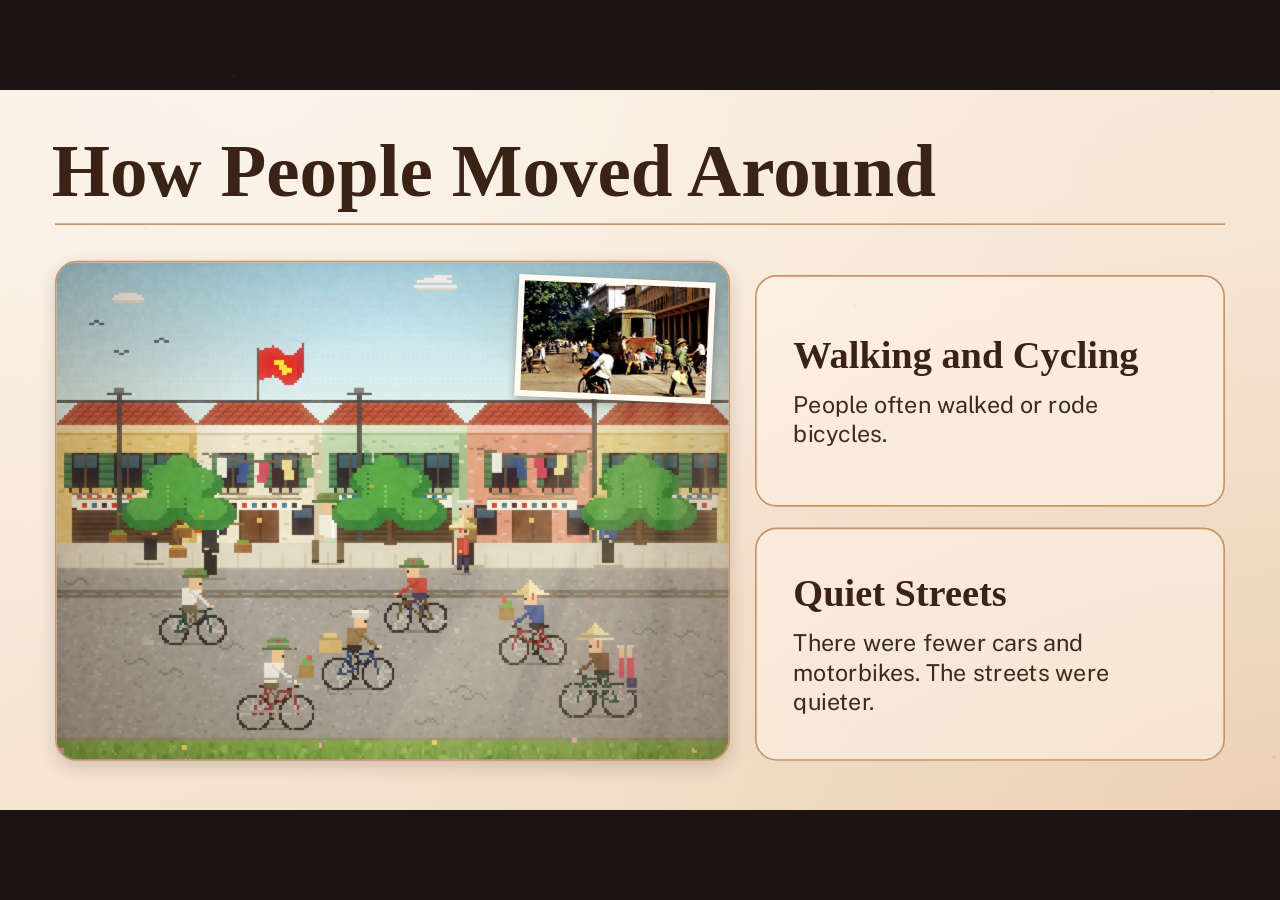
<file: slide4-anim.html>
<!DOCTYPE html>
<html lang="en">
<head>
  <meta charset="UTF-8">
  <meta name="viewport" content="width=device-width, initial-scale=1.0">
  <title>Slide 4 - animated street</title>
  <link rel="preconnect" href="https://fonts.googleapis.com">
  <link rel="preconnect" href="https://fonts.gstatic.com" crossorigin>
  <link href="https://fonts.googleapis.com/css2?family=Tinos:wght@400;700&family=Public+Sans:wght@400;500&display=swap" rel="stylesheet">
  <link rel="stylesheet" href="slides.css">
  <style>
    html, body { background: #1b1412; }
    body { padding: 0; overflow: hidden; }
    .deck { position: absolute; left: 0; top: 0; transform-origin: 0 0; zoom: 1; display: block; gap: 0; }
    /* Bố cục slide 4 có phố động: 2 thẻ bên trái, khung phố pixel bên phải, ảnh xe điện thật kẹp ở góc trời */
    .s4 .title { top: 50px; left: 62px; font-size: 90px; }
    .s4 .rule { top: 160px; left: 66px; right: 66px; }
    .s4 .c1 { left: 906px; top: 222px; width: 564px; height: 278px; }
    .s4 .c2 { left: 906px; top: 525px; width: 564px; height: 280px; }
    .s4 .card p { max-width: 380px; font-size: 28px; }
    .vpanel { left: 66px; top: 205px; width: 810px; height: 600px; border: 2px solid var(--line); border-radius: 26px; overflow: hidden;
              box-shadow: 0 8px 20px rgba(60,30,10,.18); background: #cfe6ee; }
    #scene { position: absolute; left: 0; top: 0; width: 810px; height: 600px; image-rendering: pixelated; }
    .snap { margin: 0; background: #fffaf2; padding: 7px; box-shadow: 0 4px 10px rgba(60,30,10,.35); z-index: 3; }
    .snap img { display: block; width: 100%; height: 100%; object-fit: cover; }
    .sa { left: 620px; top: 226px; width: 236px; height: 146px; transform: rotate(2.5deg); }
  </style>
</head>
<body>
<!--
  SLIDE 4 (động): phố cũ ~1980 vẽ bằng pixel, không xe máy: xe đạp (nan hoa quay, chân đạp), người đi bộ đội nón lá / mũ cối,
  xe điện chạy qua kêu "TING!", chuông xe "KRING!", đồ phơi và cờ bay, lá rơi. Ảnh xe điện thật là tấm ảnh kẹp ở góc trời.
  Cảnh được vẽ bằng code trong <canvas id="scene"> (270x200 điểm ảnh, mỗi điểm = 3px). Chỉnh xe / người ở mảng BIKES, WALKERS.
  Mở với ?still=giây để dừng ở một khung hình (dùng để xuất slide4.png).
-->
<main class="deck">
  <section class="slide s4" id="slide4">
    <h2 class="title">How People Moved Around</h2>
    <hr class="rule">
    <article class="card c1"><h3>Walking and Cycling</h3><p>People often walked or rode bicycles.</p></article>
    <article class="card c2"><h3>Quiet Streets</h3><p>There were fewer cars and motorbikes. The streets were quieter.</p></article>
    <div class="vpanel"><canvas id="scene" width="270" height="200"></canvas></div>
    <figure class="snap sa"><img src="assets/s4-tram.jpg" alt="Tram and bicycles on a street"></figure>
  </section>
</main>

<script>
(() => {
  const EMBED = location.search.includes('embed');
  const STILL = (/[?&]still=([\d.]+)/.exec(location.search) || [])[1];
  const HOLD = location.search.includes('hold');   // tải sẵn: vẽ khung đầu rồi chờ lệnh 'go'
  const deck = document.querySelector('.deck');
  function fit() {
    const k = EMBED ? Math.max(innerWidth / 1536, innerHeight / 864) : Math.min(innerWidth / 1536, innerHeight / 864);
    Object.assign(deck.style, { transform: 'scale(' + k + ')', left: ((innerWidth - 1536 * k) / 2) + 'px', top: ((innerHeight - 864 * k) / 2) + 'px' });
  }
  if (EMBED) document.body.style.cssText = 'background:transparent;padding:0;overflow:hidden';
  addEventListener('resize', fit); fit();

  const W = 270, H = 200;
  const cv = document.getElementById('scene'), g = cv.getContext('2d');
  const bgc = document.createElement('canvas'); bgc.width = W; bgc.height = H;
  const bg = bgc.getContext('2d');
  const mulberry = (a) => () => { a |= 0; a = a + 0x6D2B79F5 | 0; let t = Math.imul(a ^ a >>> 15, 1 | a); t = t + Math.imul(t ^ t >>> 7, 61 | t) ^ t; return ((t ^ t >>> 14) >>> 0) / 4294967296; };
  const srnd = mulberry(1980);                    // cảnh nền: cố định
  let seed = 7;                                    // chuyển động: xác định để chạy lại giống nhau
  const rnd = () => { seed |= 0; seed = seed + 0x6D2B79F5 | 0; let t = Math.imul(seed ^ seed >>> 15, 1 | seed); t = t + Math.imul(t ^ t >>> 7, 61 | t) ^ t; return ((t ^ t >>> 14) >>> 0) / 4294967296; };
  const lerp = (a, b, t) => a + (b - a) * t;
  const hex = (h) => [parseInt(h.slice(1, 3), 16), parseInt(h.slice(3, 5), 16), parseInt(h.slice(5, 7), 16)];
  const mix = (a, b, t) => 'rgb(' + hex(a).map((v, i) => Math.round(lerp(v, hex(b)[i], t))).join(',') + ')';
  const R = (c, x, y, w, h, col) => { c.fillStyle = col; c.fillRect(Math.round(x), Math.round(y), w, h); };

  function ellipse(c, cx, cy, rx, ry, col) {
    c.fillStyle = col;
    for (let y = -ry; y <= ry; y++) { const w = Math.round(rx * Math.sqrt(1 - (y * y) / (ry * ry + 0.0001))); c.fillRect(Math.round(cx - w), Math.round(cy + y), w * 2, 1); }
  }
  function cloud(c, x, y, s) {
    const rows = [[3, 7], [1, 11], [0, 13], [1, 12]];
    rows.forEach(([a, w], i) => { R(c, x + a * s, y + i * s, Math.round(w * s), Math.max(1, Math.round(s)), i === 3 ? '#e8dcc8' : '#fffbf2'); });
    if (s > 1.1) R(c, x + 6 * s, y - 1 * s, Math.round(5 * s), Math.max(1, Math.round(s)), '#fffbf2');
  }
  function bird(c, b, t) {
    const x = Math.round(b.x), y = Math.round(b.y + Math.sin(t * 2 + b.p) * 2), up = Math.floor(t * 6 + b.p * 3) % 2;
    c.fillStyle = '#44403c';
    if (up) { c.fillRect(x - 3, y - 2, 2, 1); c.fillRect(x - 1, y - 1, 2, 1); c.fillRect(x + 1, y - 2, 2, 1); }
    else { c.fillRect(x - 3, y, 2, 1); c.fillRect(x - 1, y - 1, 2, 1); c.fillRect(x + 1, y, 2, 1); }
  }
  // ================= NGƯỜI (pixel) =================
  function person(o, t) {
    const d = o.d, k = o.k || 1, ph = o.ph, mv = o.moving;
    const sw = mv ? Math.sin(ph) : 0, bob = mv ? Math.abs(Math.cos(ph)) * 1.2 * k : 0;
    const X = Math.round(o.x), Y = Math.round(o.y);
    const r = (x, y, w, h, col) => {
      const px = d > 0 ? x : -x - w;
      g.fillStyle = col;
      g.fillRect(Math.round(X + px * k), Math.round(Y + y * k - bob), Math.max(1, Math.round(w * k)), Math.max(1, Math.round(h * k)));
    };
    g.fillStyle = 'rgba(60,40,15,.28)'; g.fillRect(Math.round(X - 6 * k), Y, Math.round(12 * k), 1);                  // bóng
    const s = Math.round(sw * 3 * k), lift1 = mv && Math.cos(ph) > 0 ? 1 : 0, lift2 = mv && Math.cos(ph) < 0 ? 1 : 0;
    const st = o.style;
    // chân (quần ống rộng) + dép
    r(-3 - s, -9 + lift2, 3, 9 - lift2, st.pantsD || st.pants); r(-3 - s, -1 - lift2 * 0, 3, 1, '#2b1d12');
    r(1 + s, -9 + lift1, 3, 9 - lift1, st.pants); r(1 + s, -1, 3, 1, '#2b1d12');
    if (o.cane) r(6, -14, 1, 14, '#6b4a2a');
    // tay xa
    r(-1 + Math.round(sw * 2.2 * k), -18, 2, 7, st.shirtD, 0);
    // thân áo + khăn
    r(-3, -19, 7, 10, st.shirt); r(-3, -10, 7, 1, st.shirtD); r(2, -18, 1, 8, st.shirtL);
    if (st.scarf) { r(-3, -19, 7, 1, '#ece8da'); r(-2, -19, 1, 1, '#555'); r(0, -19, 1, 1, '#555'); r(2, -19, 1, 1, '#555'); r(-3, -18, 1, 5, '#ece8da'); r(-3, -16, 1, 1, '#555'); }
    // tay gần
    r(-1 - Math.round(sw * 2.2 * k), -18, 2, 7, st.shirt); r(-1 - Math.round(sw * 2.2 * k), -11, 2, 1, '#e3b184');
    // đầu
    const hx = o.stoop ? 1 : 0;
    r(-1, -20, 3, 1, '#e3b184'); r(-2 + hx, -24, 5, 4, '#e8b98a'); r(2 + hx, -23, 1, 1, '#222');
    if (st.hat === 'non') {                                   // nón lá
      for (const [hy, hw] of [[-31, 1], [-30, 3], [-29, 5], [-28, 7], [-27, 11], [-26, 15]]) {
        r(-(hw >> 1) + hx, hy, hw, 1, '#f1dea4');
        if (hw > 1) r(1 + hx, hy, (hw >> 1), 1, hy > -28 ? '#d2b672' : '#dcc588');
      }
      r(-7 + hx, -25, 15, 1, '#a88b4a'); r(-2 + hx, -24, 1, 3, '#c9485a');
    } else if (st.hat === 'coi') {                            // mũ cối
      r(-3 + hx, -28, 7, 1, '#6a8a4c'); r(-4 + hx, -27, 9, 2, '#5f7e44'); r(-6 + hx, -25, 13, 1, '#465f32'); r(0 + hx, -27, 1, 1, '#d24');
    } else if (st.hat === 'khan') {                           // khăn đội đầu
      r(-3 + hx, -26, 7, 3, '#cfcab8'); r(-3 + hx, -26, 7, 1, '#e8e4d4'); r(-1 + hx, -24, 1, 1, '#555');
    }
    if (o.pole) {                                             // đòn gánh + 2 thúng
      const b = Math.round(Math.sin(ph * 2) * 1.2 * k);
      r(-13, -20 + b, 13, 1, '#8a6a3a'); r(0, -20 - b, 14, 1, '#8a6a3a');
      for (const [bx, by, sg] of [[-13, b, 1], [13, -b, 2]]) {
        r(bx, -19 + by, 1, 8, '#6b5530');
        r(bx - 3, -11 + by, 7, 3, '#8a5a2a'); r(bx - 3, -12 + by, 7, 1, '#aa7a3a'); r(bx - 2, -13 + by, 5, 1, sg === 1 ? '#5f9a3a' : '#d9b04a');
      }
    }
  }
  // ================= TRANG PHỤC (VN ~1980) =================
  const STY = {
    woman:  { shirt: '#6b4a32', shirtD: '#563a27', shirtL: '#7e5a40', pants: '#2c2724', hat: 'non', scarf: true },
    black:  { shirt: '#34302d', shirtD: '#27231f', shirtL: '#4a4540', pants: '#25201d', hat: 'non', scarf: true },
    indigo: { shirt: '#3d5382', shirtD: '#2f4068', shirtL: '#4f679c', pants: '#2c2724', hat: 'non', scarf: false },
    white:  { shirt: '#ebe6d6', shirtD: '#cfc9b6', shirtL: '#fffaf0', pants: '#6b5a3a', hat: 'coi', scarf: false },
    elder:  { shirt: '#8a6f4a', shirtD: '#715a3b', shirtL: '#9b8058', pants: '#2c2724', hat: 'khan', scarf: false },
    boy:    { shirt: '#c08a44', shirtD: '#a47235', shirtL: '#d09c56', pants: '#5a4a35', hat: 'non', scarf: false },
    kid:    { shirt: '#b84a3a', shirtD: '#9a3c2e', shirtL: '#c85e4c', pants: '#3a3a52', hat: 'non', scarf: false }
  };
  // ================= CẢNH NỀN: phố cũ Hà Nội ~1980, không xe máy (vẽ 1 lần) =================
  const BASE = 112;                                                   // chân dãy nhà
  function px(c, x, y, col) { c.fillStyle = col; c.fillRect(Math.round(x), Math.round(y), 1, 1); }
  function drawBackground() {
    const c = bg, B = [[0, 0], [2, 2], [3, 1], [1, 3]];
    const top = '#9fd0e6', mid = '#d6ebe4', low = '#fbe6bb';
    const pal = Array.from({ length: 12 }, (_, i) => { const t = i / 11; return t < 0.55 ? mix(top, mid, t / 0.55) : mix(mid, low, (t - 0.55) / 0.45); });
    for (let y = 0; y < 110; y++) for (let x = 0; x < W; x++) {
      const v = y / 110 * 11, b = Math.floor(v), f = v - b, thr = B[(y & 1) * 2 + (x & 1)][0] / 4 * 0.9 + 0.05;
      R(c, x, y, 1, 1, pal[Math.min(11, f > thr ? b + 1 : b)]);
    }
    // toà nhà xa, mờ
    for (let x = 0, i = 0; x < W; x += 20 + ((i * 7) % 11), i++) { const w = 16 + (i * 5) % 12, h = 18 + (i * 13) % 22; R(c, x, 78 - h + 30, w, h, i % 2 ? '#b9c9cf' : '#c6d2d2'); for (let k = 0; k < 4; k++) R(c, x + 2 + k * 4, 78 - h + 34, 2, 2, '#a6b8c0'); }
    // dãy nhà phố
    const HS = [[0, 56, '#e3c27a', '#c9a35a'], [56, 50, '#e9dec2', '#cdbf9c'], [106, 58, '#b7cfa2', '#98b384'], [164, 52, '#d9967a', '#bb7a60'], [216, 54, '#e6cf8a', '#cbb06a']];
    HS.forEach(([x, w, wall, shade], i) => house(c, x, w, wall, shade, i));
    // vỉa hè
    R(c, 0, BASE, W, 11, '#d8cfb8');
    for (let x = 0; x < W; x += 9) R(c, x, BASE + 4, 1, 7, '#c9bfa4');
    R(c, 0, BASE + 10, W, 1, '#a89e86'); R(c, 0, BASE + 11, W, 1, '#8d846e');          // bó vỉa
    // mặt đường
    R(c, 0, 123, W, 68, '#9b958a');
    for (let k = 0; k < 900; k++) R(c, srnd() * W, 124 + srnd() * 66, 1 + (srnd() < 0.3 ? 1 : 0), 1, srnd() < 0.5 ? '#8c867b' : '#aaa498');
    for (let k = 0; k < 18; k++) { const x0 = srnd() * W, y0 = 126 + srnd() * 60; for (let i = 0; i < 10; i++) px(c, x0 + i, y0 + Math.round(Math.sin(i * 0.8) * 1.2), '#7c776d'); }   // vết nứt
    // đường ray xe điện (làn xa)
    R(c, 0, 131, W, 1, '#6d675c'); R(c, 0, 133, W, 1, '#6d675c'); R(c, 0, 132, W, 1, '#8a8478');
    for (let x = 2; x < W; x += 7) R(c, x, 131, 2, 3, '#7a6a52');
    // lề đường tiền cảnh
    R(c, 0, 191, W, 9, '#7f9f4c');
    for (let k = 0; k < 120; k++) R(c, srnd() * W, 191 + srnd() * 9, 2, 2, srnd() < 0.5 ? '#6c8c3d' : '#94b45c');
    R(c, 0, 190, W, 1, '#8d846e');
    // cột điện + dây điện xe điện
    for (const px0 of [24, 120, 214]) { R(c, px0, 52, 2, 60, '#4a4742'); R(c, px0 - 4, 52, 10, 1, '#4a4742'); R(c, px0 - 1, 50, 4, 2, '#6a665f'); }
    for (let x = 0; x < W; x++) px(c, x, 55 + Math.round(Math.sin(x * 0.03) * 0.5), '#3d3a36');
    // cây bàng trên vỉa hè (thân; tán vẽ động)
    for (const tx of [46, 132, 232]) { R(c, tx, 92, 3, 21, '#6a4c30'); R(c, tx + 2, 92, 1, 21, '#533a24'); R(c, tx - 1, 111, 5, 2, '#5a4128'); }
  }
  function house(c, x, w, wall, shade, i) {
    const ht = 46, top = BASE - ht;
    R(c, x, top, w, ht, wall); R(c, x + w - 3, top, 3, ht, shade);
    for (let k = 0; k < w * 2; k++) R(c, x + srnd() * w, top + srnd() * ht, 2, 1, srnd() < 0.5 ? shade : mix(wall, '#ffffff', 0.25));
    R(c, x, top - 1, w, 3, mix(wall, '#ffffff', 0.35)); R(c, x, top + 2, w, 1, shade);                    // gờ cornice
    // mái ngói
    for (let r = 0; r < 9; r++) R(c, x + r + (i % 2 ? 0 : 0), top - 2 - r, w - r * 2, 1, r % 2 ? '#a24c34' : '#b9583c');
    for (let r = 0; r < 9; r++) for (let k = x + r + 2; k < x + w - r - 2; k += 4) px(c, k, top - 2 - r, '#8a3e2a');
    // tầng 2: 2 cửa sổ có cánh chớp
    const n = w > 52 ? 3 : 2, gap = (w - n * 11) / (n + 1);
    for (let k = 0; k < n; k++) {
      const wx = Math.round(x + gap * (k + 1) + k * 11), wy = top + 10;
      R(c, wx - 3, wy, 3, 14, '#4d7a54'); R(c, wx + 11, wy, 3, 14, '#4d7a54'); for (let q = 1; q < 14; q += 3) { R(c, wx - 3, wy + q, 3, 1, '#3a5f40'); R(c, wx + 11, wy + q, 3, 1, '#3a5f40'); }
      R(c, wx, wy, 11, 14, '#33262a'); R(c, wx + 1, wy + 1, 9, 5, '#415a66'); R(c, wx + 5, wy, 1, 14, '#5a4a3a'); R(c, wx - 1, wy + 14, 13, 2, shade); R(c, wx, wy + 16, 11, 1, '#80705a');
      for (let q = 0; q < 6; q += 2) R(c, wx + q * 2 - 1, wy + 14, 1, 2, '#2d2a28');                         // lan can sắt
    }
    // tầng trệt: cửa hàng có mái hiên sọc hoặc cửa gỗ đôi
    const gy = BASE - 22;
    if (i % 2 === 0) {
      R(c, x + 6, gy + 5, w - 12, 17, '#4a3626');
      for (let q = 0; q < 17; q += 2) R(c, x + 6, gy + 5 + q, w - 12, 1, '#5c4430');
      R(c, x + 6, gy + 3, w - 12, 5, i === 0 ? '#c8442f' : '#2f6f8a');                                       // mái hiên
      for (let q = x + 6; q < x + w - 6; q += 4) R(c, q, gy + 3, 2, 5, '#f1e8d2');
      R(c, x + 6, gy + 8, w - 12, 1, '#2a1c14');
    } else {
      R(c, x + w / 2 - 8, gy + 4, 16, 18, '#5b3d27'); R(c, x + w / 2 - 7, gy + 5, 7, 16, '#6e4a2f'); R(c, x + w / 2 + 1, gy + 5, 7, 16, '#6e4a2f');
      R(c, x + w / 2 - 1, gy + 12, 2, 2, '#d9b25a'); R(c, x + w / 2 - 9, gy + 3, 18, 1, shade);
      R(c, x + 3, gy + 7, 9, 12, '#33262a'); R(c, x + 4, gy + 8, 7, 4, '#415a66'); R(c, x + w - 12, gy + 7, 9, 12, '#33262a'); R(c, x + w - 11, gy + 8, 7, 4, '#415a66');
    }
    // biển hiệu
    R(c, x + 8, top + 28, w - 16, 5, '#f5edd6'); R(c, x + 8, top + 28, w - 16, 1, '#9a8a6a'); for (let q = 0; q < (w - 20) / 4; q++) R(c, x + 10 + q * 4, top + 30, 2, 2, ['#c0392b', '#2f6f8a', '#33262a'][(q + i) % 3]);
  }

  // ================= CHUYỂN ĐỘNG NỀN: mây, chim, cờ, đồ phơi, tán cây, lá rơi =================
  const clouds = [{ x: 20, y: 12, s: 1 }, { x: 140, y: 6, s: 1.3 }, { x: 225, y: 22, s: 0.9 }];
  const birds = [{ x: 30, y: 30, v: 9, p: 0 }, { x: 14, y: 38, v: 9, p: 1.1 }, { x: 4, y: 26, v: 9, p: 2.0 }];
  const leaves = [], sparks = [], puffs = [], pops = [];
  let leafT = 0;
  function flag(c, x, y, t) {                                          // cờ đỏ sao vàng bay trên nóc nhà
    R(c, x, y, 1, 22, '#5a4a3a');
    for (let i = 0; i < 18; i++) {
      const w = Math.round(Math.sin(t * 5 - i * 0.45) * (1 + i * 0.12));
      for (let j = 0; j < 12; j++) {
        const col = '#d8231f', onStar = (i > 5 && i < 13 && j > 2 && j < 9) && ((Math.abs(i - 9) + Math.abs(j - 5.5) * 1.2) < 3.8);
        px(c, x + 1 + i, y + 1 + j + w, onStar ? '#ffdf3a' : (i > 14 ? '#b81c19' : col));
      }
    }
  }
  function laundry(c, x1, x2, y, t) {                                  // dây phơi quần áo giữa hai nhà
    for (let x = x1; x <= x2; x++) px(c, x, y + Math.round(Math.sin((x - x1) / (x2 - x1) * Math.PI) * 3), '#6a5a48');
    const cols = ['#e8e4d4', '#3d5382', '#c9485a', '#e6d28a', '#7e9a64'];
    for (let k = 0; k < 5; k++) {
      const cx = Math.round(x1 + 6 + k * ((x2 - x1 - 12) / 4)), sy = y + Math.round(Math.sin((cx - x1) / (x2 - x1) * Math.PI) * 3), sw = Math.round(Math.sin(t * 2.4 + k * 1.3) * 1.5);
      for (let j = 0; j < 8; j++) R(c, cx + Math.round(sw * j / 8), sy + 1 + j, 4, 1, cols[k]);
    }
  }
  function canopy(c, x, t, ph) {                                       // tán cây bàng: các cụm lá đung đưa
    const sw = Math.sin(t * 1.4 + ph), base = 94;
    const blobs = [[-12, 6, 10], [0, 0, 12], [12, 6, 10], [-6, -7, 9], [7, -6, 9], [0, -12, 7]];
    for (const [dx, dy, r] of blobs) { ellipse(c, x + 1 + dx + Math.round(sw * (dy < -3 ? 2 : 1)), base + dy, r + 1, Math.round(r * 0.72), '#3f7a3a'); }
    for (const [dx, dy, r] of blobs) { ellipse(c, x + 1 + dx + Math.round(sw * (dy < -3 ? 2 : 1)) - 1, base + dy - 2, r - 2, Math.round(r * 0.5), '#5a9a48'); }
    for (let k = 0; k < 18; k++) px(c, x - 14 + ((k * 7 + Math.floor(t * 3 + ph)) % 28), base - 10 + ((k * 5) % 18), k % 2 ? '#7fba5a' : '#2f6a30');
  }
  function stepScene(dt, t) {
    clouds.forEach((c, i) => { c.x += dt * (1.6 + i * 0.7); if (c.x > W + 6) c.x = -20; });
    birds.forEach((b) => { b.x += dt * b.v; if (b.x > W + 8) b.x = -10; });
    leafT -= dt;
    if (leafT < 0) { leafT = 1.1 + rnd(); const tx = [46, 132, 232][Math.floor(rnd() * 3)]; leaves.push({ x: tx + (rnd() - 0.5) * 22, y: 86 + rnd() * 6, a: 0, ph: rnd() * 6, c: rnd() < 0.5 ? '#c8962f' : '#8aa83a' }); }
    for (let i = leaves.length - 1; i >= 0; i--) { const l = leaves[i]; l.a += dt; l.y += dt * 8; l.x += Math.sin(l.a * 3 + l.ph) * dt * 9 + dt * 4; if (l.y > 118) leaves.splice(i, 1); }
    for (let i = puffs.length - 1; i >= 0; i--) { const p = puffs[i]; p.a += dt; p.y -= dt * 3; p.x += p.vx * dt; if (p.a > 0.7) puffs.splice(i, 1); }
    for (let i = pops.length - 1; i >= 0; i--) { pops[i].a += dt; if (pops[i].a > 1.3) pops.splice(i, 1); }
    for (let i = sparks.length - 1; i >= 0; i--) { sparks[i].a += dt; if (sparks[i].a > 0.25) sparks.splice(i, 1); }
  }

  // ================= CHỮ NỔI "KRING!" / "TING!" (font 3x5) =================
  const GL = { K: ['101', '101', '110', '101', '101'], R: ['110', '101', '110', '101', '101'], I: ['111', '010', '010', '010', '111'], N: ['101', '111', '111', '111', '101'], G: ['011', '100', '101', '101', '011'], T: ['111', '010', '010', '010', '010'], '!': ['1', '1', '1', '0', '1'] };
  function popText(txt, x, y, a) {
    let w = 0; for (const ch of txt) w += GL[ch][0].length + 1; w -= 1;
    const x0 = Math.round(x - w / 2), y0 = Math.round(y), al = a < 0.15 ? a / 0.15 : (a > 1.0 ? Math.max(0, 1 - (a - 1.0) / 0.3) : 1), up = Math.round(Math.min(a, 0.4) * 10);
    g.globalAlpha = al; R(g, x0 - 2, y0 - 2 - up, w + 4, 9, '#fff6d8'); R(g, x0 - 1, y0 + 7 - up, 3, 2, '#fff6d8'); g.fillStyle = '#3a2a1a';
    g.fillRect(x0 - 3, y0 - 1 - up, 1, 7); g.fillRect(x0 + w + 2, y0 - 1 - up, 1, 7); g.fillRect(x0 - 2, y0 - 3 - up, w + 4, 1); g.fillRect(x0 - 2, y0 + 7 - up - 0, w + 4, 1);
    let cx = x0; for (const ch of txt) { const gr = GL[ch]; for (let r = 0; r < 5; r++) for (let q = 0; q < gr[r].length; q++) if (gr[r][q] === '1') R(g, cx + q, y0 + r - up, 1, 1, '#c0392b'); cx += gr[0].length + 1; }
    g.globalAlpha = 1;
  }

  // ================= XE ĐẠP (pixel, nhìn ngang) =================
  function line(fn, x0, y0, x1, y1) { const n = Math.max(Math.abs(x1 - x0), Math.abs(y1 - y0), 1); for (let i = 0; i <= n; i++) fn(Math.round(x0 + (x1 - x0) * i / n), Math.round(y0 + (y1 - y0) * i / n)); }
  const CIRC = (() => { const o = []; for (let a = 0; a < 40; a++) o.push([Math.round(Math.cos(a / 40 * 6.2832) * 6), Math.round(Math.sin(a / 40 * 6.2832) * 6)]); return o; })();
  function bike(o, t) {
    const d = o.d, X = Math.round(o.x), Y = Math.round(o.y), k = o.k || 1, mv = o.moving, st = o.style;
    const P = (x, y, col) => { g.fillStyle = col; g.fillRect(Math.round(X + (d > 0 ? x : -x - 1) * k), Math.round(Y + y * k), Math.max(1, Math.round(k)), Math.max(1, Math.round(k))); };
    const L = (x0, y0, x1, y1, col) => line((a, b) => P(a, b, col), x0, y0, x1, y1);
    g.fillStyle = 'rgba(40,30,20,.3)'; g.fillRect(Math.round(X - 12 * k), Y, Math.round(24 * k), 1);
    // bánh xe + nan hoa quay
    for (const hx of [-8, 8]) {
      for (const [cx, cy] of CIRC) P(hx + cx, -6 + cy, '#25221f');
      for (let s = 0; s < 4; s++) { const a = o.wheel + s * 0.785; L(hx, -6, hx + Math.round(Math.cos(a) * 5), -6 + Math.round(Math.sin(a) * 5), '#b9b3a6'); }
      P(hx, -6, '#e0d8c4');
    }
    // khung xe
    const fc = o.frame || '#27483b';
    L(-8, -6, -2, -7, fc); L(-2, -7, -4, -15, fc); L(-4, -15, 6, -14, fc); L(6, -14, 8, -6, fc); L(-2, -7, 6, -14, fc); L(-8, -6, -4, -14, fc);
    L(5, -15, 9, -17, '#25221f'); P(9, -17, '#cfc9b8'); L(-6, -16, -2, -16, '#25221f');          // ghi-đông + yên
    if (o.cargo === 'basket') { for (let q = 0; q < 6; q++) { L(8 + 0, -19 + q * 0, 12, -19, '#9a7a44'); } R2(P, 9, -23, 6, 5, '#9a7a44'); R2(P, 10, -26, 4, 3, '#6aa04a'); R2(P, 12, -27, 2, 2, '#d9484a'); }
    if (o.cargo === 'rack') { R2(P, -15, -20, 9, 6, '#c9a56a'); R2(P, -15, -20, 9, 1, '#a98a52'); R2(P, -13, -22, 5, 2, '#d6b97c'); }
    // chân đạp quay theo tay quay
    const pa = o.crank, pdx = Math.round(Math.cos(pa) * 3), pdy = Math.round(Math.sin(pa) * 3), hip = [-4, -17];
    const legs = [[pdx, pdy, st.pants], [-pdx, -pdy, st.pantsD || st.pants]];
    for (const [ax, ay, col] of legs) { const fx = -1 + ax, fy = -7 + ay, kx = (hip[0] + fx) / 2 + 3, ky = (hip[1] + fy) / 2 - 1; L(hip[0], hip[1], kx, ky, col); L(kx, ky, fx, fy, col); P(fx, fy, '#2b1d12'); P(fx + 1, fy, '#2b1d12'); }
    // thân, tay, đầu
    for (let q = 0; q < 8; q++) { L(-4 + q * 0, -17 - q, 0 + (q >> 1), -17 - q, st.shirt); }
    R2(P, -4, -17, 6, 2, st.pants);
    L(-1, -23, 7, -17, st.shirtD); L(-1, -24, 7, -18, st.shirt); P(8, -17, '#e3b184');
    R2(P, -1, -29, 5, 5, '#e8b98a'); P(3, -27, '#222');
    if (st.hat === 'non') { for (const [hy, hw] of [[-35, 1], [-34, 3], [-33, 5], [-32, 7], [-31, 11], [-30, 15]]) { R2(P, 1 - (hw >> 1), hy, hw, 1, '#f1dea4'); if (hw > 1) R2(P, 2, hy, hw >> 1, 1, hy > -32 ? '#d2b672' : '#dcc588'); } R2(P, 0, -29, 1, 3, '#c9485a'); }
    else if (st.hat === 'coi') { R2(P, -2, -33, 7, 1, '#6a8a4c'); R2(P, -3, -32, 9, 2, '#5f7e44'); R2(P, -5, -30, 13, 1, '#465f32'); P(1, -32, '#d24'); }
    else if (st.hat === 'khan') { R2(P, -2, -31, 7, 3, '#cfcab8'); R2(P, -2, -31, 7, 1, '#e8e4d4'); }
    if (o.rider2) {                                                    // người ngồi sau, ngồi nghiêng
      R2(P, -13, -22, 5, 8, o.rider2.shirt); R2(P, -12, -26, 4, 4, '#e8b98a'); R2(P, -14, -14, 4, 5, o.rider2.pants); R2(P, -13, -27, 6, 1, '#cfcab8');
    }
  }
  function R2(P, x, y, w, h, col) { for (let j = 0; j < h; j++) for (let i = 0; i < w; i++) P(x + i, y + j, col); }

  // ================= XE ĐIỆN (tram) =================
  const tram = { x: -80, d: 1, v: 24, on: false, wait: 2.2, bell: 0 };
  function drawTram(t) {
    const d = tram.d, X = Math.round(tram.x), Y = 134;
    const r = (x, y, w, h, col) => { const px0 = d > 0 ? x : -x - w; g.fillStyle = col; g.fillRect(X + px0, Y + y, w, h); };
    g.fillStyle = 'rgba(30,20,10,.3)'; g.fillRect(X - 32, Y, 64, 1);
    r(-30, -22, 60, 3, '#6d6a64'); r(-31, -19, 62, 5, '#c2392b');                    // mái + dải đỏ
    r(-31, -14, 62, 11, '#efe6c8'); r(-31, -6, 62, 3, '#c2392b'); r(-31, -3, 62, 2, '#47423b');
    for (let i = 0; i < 6; i++) { const wx = -27 + i * 9; r(wx, -13, 7, 6, '#9ec3cf'); r(wx, -13, 7, 1, '#6f98a6'); r(wx + 2, -11 + (Math.round(Math.sin(t * 3 + i) * 0.5)), 2, 3, '#4a443d'); }   // cửa sổ + hành khách
    r(-31, -14, 2, 11, '#d8cfae'); r(29, -14, 2, 11, '#d8cfae'); r(24, -21, 5, 1, '#f1e8d2');                           // đầu xe
    for (const wx of [-24, -16, 16, 24]) { r(wx - 2, -3, 4, 3, '#25221f'); r(wx - 1, -2, 2, 1, '#8a8478'); }
    // cần lấy điện lên dây
    const pxo = d > 0 ? -8 : 8; g.fillStyle = '#3d3a36';
    line((a, b) => g.fillRect(a, b, 1, 1), X + pxo, Y - 22, X + pxo + (d > 0 ? 6 : -6), 55);
    if (tram.on && Math.sin(t * 40) > 0.6) { g.fillStyle = '#fff3a0'; g.fillRect(X + pxo + (d > 0 ? 6 : -6) - 1, 54, 3, 2); }
  }
  function stepTram(dt, t) {
    if (!tram.on) { tram.wait -= dt; if (tram.wait <= 0) { tram.on = true; tram.d = -tram.d; tram.x = tram.d > 0 ? -40 : W + 40; tram.bell = 0; pops.push({ txt: 'TING!', x: tram.d > 0 ? 28 : W - 28, y: 100, a: 0 }); } return; }
    tram.x += tram.d * tram.v * dt;
    if ((tram.d > 0 && tram.x > W + 44) || (tram.d < 0 && tram.x < -44)) { tram.on = false; tram.wait = 9 + rnd() * 3; }
  }

  // ================= NGƯỜI & XE =================
  const BSTY = {
    a: { shirt: '#ebe6d6', shirtD: '#cfc9b6', pants: '#6b5a3a', hat: 'coi' },
    b: { shirt: '#3d5382', shirtD: '#2f4068', pants: '#2c2724', hat: 'non' },
    c: { shirt: '#8a6f4a', shirtD: '#715a3b', pants: '#2c2724', hat: 'khan' },
    d: { shirt: '#6b4a32', shirtD: '#563a27', pants: '#2c2724', hat: 'non' },
    e: { shirt: '#b84a3a', shirtD: '#9a3c2e', pants: '#3a3a52', hat: 'coi' }
  };
  const BIKES = [
    { x: 30,  y: 152, d: 1,  v: 18, style: BSTY.a, k: 0.9, frame: '#27483b' },
    { x: 220, y: 160, d: -1, v: 22, style: BSTY.b, k: 0.95, frame: '#8a2f2a', cargo: 'basket' },
    { x: 100, y: 170, d: 1,  v: 15, style: BSTY.c, k: 1.0, frame: '#2d3a5a', cargo: 'rack' },
    { x: 250, y: 181, d: -1, v: 25, style: BSTY.d, k: 1.05, frame: '#27483b', rider2: { shirt: '#c9485a', pants: '#3a3a52' } },
    { x: 160, y: 147, d: -1, v: 12, style: BSTY.e, k: 0.88, frame: '#5a4a2a' },
    { x: 60,  y: 186, d: 1,  v: 20, style: BSTY.a, k: 1.08, frame: '#8a2f2a', cargo: 'basket' }
  ];
  BIKES.forEach((b, i) => { b.wheel = i; b.crank = i * 1.7; b.moving = true; b.bell = 3 + i * 2.5; });
  const WALKERS = [
    { kind: 'person', x: 30,  y: 120, d: 1,  v: 5,  style: STY.woman, pole: true },
    { kind: 'person', x: 170, y: 121, d: -1, v: 4,  style: STY.elder, cane: true, stoop: true, pausing: true },
    { kind: 'person', x: 100, y: 120, d: 1,  v: 6,  style: STY.white, pausing: true },
    { kind: 'person', x: 230, y: 121, d: -1, v: 7,  style: STY.indigo },
    { kind: 'person', x: 150, y: 124, d: 1,  v: 9,  style: STY.kid, k: 0.7 },
    { kind: 'person', x: 70,  y: 126, d: -1, v: 6,  style: STY.black, pole: true, pausing: true }
  ];
  WALKERS.forEach((w, i) => { w.ph = i * 1.3; w.moving = true; w.wait = 0; w.next = 2 + i * 0.7; });
  function stepActors(dt, t) {
    for (const w of WALKERS) {
      if (w.wait > 0) { w.wait -= dt; w.moving = false; if (w.wait <= 0) { w.moving = true; w.d = rnd() < 0.5 ? w.d : -w.d; } continue; }
      w.x += w.d * w.v * dt; w.ph += dt * w.v * 0.62;
      if (w.x > W + 24) w.d = -1; else if (w.x < -24) w.d = 1;
      if (w.pausing && t > w.next) { w.next = t + 5 + rnd() * 6; w.wait = 1.6 + rnd() * 1.8; }
    }
    for (const b of BIKES) {
      b.x += b.d * b.v * dt; b.wheel += b.v * dt / 6 * b.d; b.crank += b.v * dt / 4.5 * b.d;
      if (b.x > W + 30) b.x = -30; else if (b.x < -30) b.x = W + 30;
      if (rnd() < dt * 1.2) puffs.push({ x: b.x - b.d * 14, y: b.y - 1, vx: -b.d * 4, a: 0 });
      b.bell -= dt; if (b.bell < 0) { b.bell = 8 + rnd() * 8; if (b.x > 24 && b.x < W - 24) pops.push({ txt: 'KRING!', x: b.x, y: b.y - 46, a: 0 }); }
    }
  }

  // ================= VẼ MỖI KHUNG =================
  function draw(t) {
    g.drawImage(bgc, 0, 0);
    clouds.forEach((c) => cloud(g, c.x, c.y, c.s));
    birds.forEach((b) => bird(g, b, t));
    flag(g, 80, 34, t);
    laundry(g, 58, 104, 76, t); laundry(g, 168, 214, 74, t + 1.3);
    // đèn lồng / biển hiệu đung đưa
    for (const [lx, ly] of [[56, 98], [216, 96]]) { const sw = Math.round(Math.sin(t * 1.6 + lx) * 1.5); R(g, lx, ly, 1, 4, '#4a3a2a'); R(g, lx - 2 + sw, ly + 4, 5, 6, '#d8452f'); R(g, lx - 2 + sw, ly + 4, 5, 1, '#f3c34a'); R(g, lx - 1 + sw, ly + 10, 3, 1, '#f3c34a'); }
    // xe, người xếp theo y (xa trước, gần sau); xe điện ở làn xa
    const items = [];
    items.push({ y: 134, f: () => drawTram(t) });
    WALKERS.forEach((w) => items.push({ y: w.y, f: () => person(w, t) }));
    BIKES.forEach((b) => items.push({ y: b.y, f: () => bike(b, t) }));
    items.sort((a, b) => a.y - b.y).forEach((it) => it.f());
    for (const p of puffs) { const a = p.a / 0.7; g.globalAlpha = 0.45 * (1 - a); R(g, p.x, p.y, 2 + Math.round(a * 2), 2 + Math.round(a * 2), '#e6dcc4'); }
    g.globalAlpha = 1;
    // tán cây phủ lên người đi sát vỉa hè
    canopy(g, 47, t, 0.3); canopy(g, 133, t, 1.9); canopy(g, 233, t, 3.7);
    for (const l of leaves) { R(g, l.x, l.y, 2, 1, l.c); }
    for (const p of pops) popText(p.txt, p.x, p.y, p.a);
    // cỏ tiền cảnh đung đưa
    for (let i = 0; i < 70; i++) {
      const x = i * 3.9 + (i % 3), h = 4 + (i * 7 % 5), sw = Math.sin(t * 2 + i * 0.7) * 1.4;
      for (let y = 0; y < h; y++) R(g, x + Math.round(sw * y / h * 1.5), 199 - y, 1, 1, i % 4 ? '#6f9440' : '#87ac4e');
      if (i % 13 === 0) R(g, x + Math.round(sw * 1.5), 199 - h - 1, 2, 2, i % 2 ? '#f6d65a' : '#f2a0b8');
    }
  }

  drawBackground();
  let t = 0, last = 0, acc = 0;
  const FIX = 1 / 60;
  function stepAll(dt) { t += dt; stepScene(dt, t); stepTram(dt, t); stepActors(dt, t); }
  function loop(now) {
    acc += Math.min(0.1, (now - last) / 1000); last = now;
    while (acc >= FIX) { stepAll(FIX); acc -= FIX; }
    draw(t);
    requestAnimationFrame(loop);
  }
  if (STILL) { const n = Math.round(parseFloat(STILL) / FIX); for (let i = 0; i < n; i++) stepAll(FIX); draw(t); window.__ready = true; }
  else if (HOLD) { draw(t); parent.postMessage({ type: 'hold-ready' }, '*'); addEventListener('message', function go(ev) { if (ev.data && ev.data.type === 'go') { removeEventListener('message', go); last = performance.now(); requestAnimationFrame(loop); } }); }
  else { last = performance.now(); requestAnimationFrame(loop); }
  addEventListener('keydown', (e) => {
    if (!EMBED || window.parent === window) return;
    if (e.key === 'Backspace') e.preventDefault();
    window.parent.postMessage({ type: 'slide-key', key: e.key }, '*');
  });
})();
</script>
<script src="fx-post.js"></script>
<script>PostFX.attach('#scene',{bloom:.34,soft:.4,vign:.45,grade:'rgba(255,190,120,.12)',rays:{x:.92,y:.04,color:'255,214,150',a:.20}});</script>
<script src="textfx.js"></script>
<script>TextFX.init({ theme: 'puff', dustCol: '120,105,90' });</script>
</body>
</html>
</file>
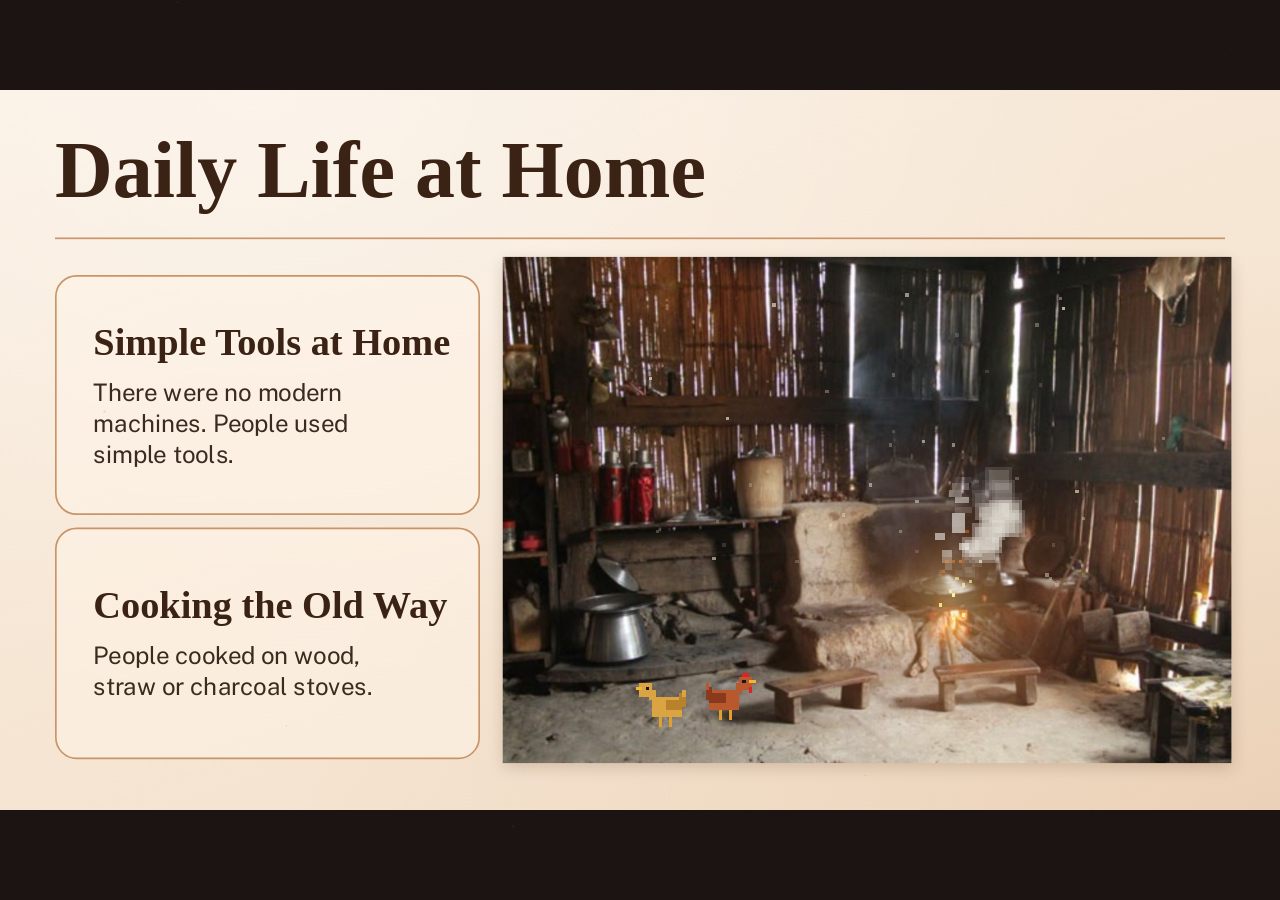
<file: slide5-anim.html>
<!DOCTYPE html>
<html lang="en">
<head>
  <meta charset="UTF-8">
  <meta name="viewport" content="width=device-width, initial-scale=1.0">
  <title>Slide 5 - animated kitchen</title>
  <link rel="preconnect" href="https://fonts.googleapis.com">
  <link rel="preconnect" href="https://fonts.gstatic.com" crossorigin>
  <link href="https://fonts.googleapis.com/css2?family=Tinos:wght@400;700&family=Public+Sans:wght@400;500&display=swap" rel="stylesheet">
  <link rel="stylesheet" href="slides.css">
  <style>
    html, body { background: #1b1412; }
    body { padding: 0; overflow: hidden; }
    .deck { position: absolute; left: 0; top: 0; transform-origin: 0 0; zoom: 1; display: block; gap: 0; }
    /* Hai lớp hiệu ứng nằm trên ảnh bếp: #glow (ánh lửa mượt, trộn "screen") và #pix (khói, lửa, gà vẽ pixel) */
    .s5 .photo { overflow: hidden; }
    #glow, #pix { position: absolute; left: 0; top: 0; width: 875px; height: 608px; pointer-events: none; }
    #glow { mix-blend-mode: screen; }
    #pix { image-rendering: pixelated; }
  </style>
</head>
<body>
<!--
  SLIDE 5 (động): ảnh bếp củi giữ nguyên, chồng thêm hiệu ứng: lửa bập bùng + ánh sáng cam nhấp nháy, khói bốc lên từ bếp,
  hơi nước từ nồi, tàn lửa, bụi bay trong các tia nắng lọt qua vách tre, gà pixel đi mổ thóc trên nền nhà.
  Lớp pixel là canvas 219x152 điểm (mỗi điểm = 4px). Vị trí lửa / nồi chỉnh ở hằng số FIRE, POT.
  Mở với ?still=giây để dừng ở một khung hình.
-->
<main class="deck">
  <section class="slide s5" id="slide5">
    <h2 class="title">Daily Life at Home</h2>
    <hr class="rule">
    <article class="card c1"><h3>Simple Tools at Home</h3><p>There were no modern machines. People used simple tools.</p></article>
    <article class="card c2"><h3>Cooking the Old Way</h3><p>People cooked on wood, straw or charcoal stoves.</p></article>
    <figure class="photo">
      <img src="assets/s5-kitchen.jpg" alt="Traditional kitchen with a wood fire">
      <canvas id="glow" width="438" height="304"></canvas>
      <canvas id="pix" width="219" height="152"></canvas>
    </figure>
  </section>
</main>

<script>
(() => {
  const EMBED = location.search.includes('embed');
  const STILL = (/[?&]still=([\d.]+)/.exec(location.search) || [])[1];
  const HOLD = location.search.includes('hold');
  const deck = document.querySelector('.deck');
  function fit() {
    const k = EMBED ? Math.max(innerWidth / 1536, innerHeight / 864) : Math.min(innerWidth / 1536, innerHeight / 864);
    Object.assign(deck.style, { transform: 'scale(' + k + ')', left: ((innerWidth - 1536 * k) / 2) + 'px', top: ((innerHeight - 864 * k) / 2) + 'px' });
  }
  if (EMBED) document.body.style.cssText = 'background:transparent;padding:0;overflow:hidden';
  addEventListener('resize', fit); fit();

  const W = 219, H = 152;                       // lớp pixel (1 điểm = 4px trên ảnh 875x608)
  const gc = document.getElementById('glow').getContext('2d');
  const g = document.getElementById('pix').getContext('2d');
  const FIRE = { x: 135, y: 112 }, POT = { x: 133, y: 99 };

  let seed = 20260;
  const rnd = () => { seed |= 0; seed = (seed + 0x6D2B79F5) | 0; let t = Math.imul(seed ^ (seed >>> 15), 1 | seed); t = (t + Math.imul(t ^ (t >>> 7), 61 | t)) ^ t; return ((t ^ (t >>> 14)) >>> 0) / 4294967296; };
  const R = (x, y, w, h, c) => { g.fillStyle = c; g.fillRect(Math.round(x), Math.round(y), w, h); };

  // ---------- hạt: khói, hơi nước, tàn lửa, bụi ----------
  const smoke = [], steam = [], embers = [], dust = [];
  for (let i = 0; i < 46; i++) dust.push({ x: 30 + rnd() * 170, y: 12 + rnd() * 85, ph: rnd() * 6.28, sp: 0.3 + rnd() * 0.7, bright: rnd() });
  let sAcc = 0, stAcc = 0, eAcc = 0;

  // ---------- gà ----------
  const hens = [
    { x: 40, y: 139, d: 1, v: 9, st: 'walk', tm: 0, ph: 0, big: 1 },
    { x: 80, y: 141, d: -1, v: 7, st: 'peck', tm: 1.2, ph: 2, big: 0 }
  ];
  function stepHens(dt) {
    for (const h of hens) {
      h.tm -= dt; h.ph += dt;
      if (h.st === 'walk') {
        h.x += h.d * h.v * dt;
        if (h.x > 185) h.d = -1; else if (h.x < 12) h.d = 1;
        if (h.tm <= 0) { h.st = 'peck'; h.tm = 1.6 + rnd() * 1.6; }
      } else if (h.tm <= 0) { h.st = 'walk'; h.tm = 2.5 + rnd() * 3; if (rnd() < 0.4) h.d = -h.d; }
    }
  }
  function drawHen(h) {
    const s = h.d, big = h.big, u = (x, y, w, hh, c) => R(h.x + s * x - (s < 0 ? w - 1 : 0), h.y + y, w, hh, c);
    const bob = h.st === 'walk' ? Math.round(Math.abs(Math.sin(h.ph * 9)) * 1) : 0;
    const peck = h.st === 'peck' ? Math.max(0, Math.sin(h.ph * 8)) : 0;
    const bd = big ? '#b8582c' : '#d9a441', wing = big ? '#8a3a1c' : '#b9812a';
    const sc = big ? 1 : 0;
    // chân
    const leg = h.st === 'walk' ? Math.round(Math.sin(h.ph * 9)) : 0;
    u(-1 + leg, -3 + bob, 1, 3, '#e0a030'); u(2 - leg, -3 + bob, 1, 3, '#e0a030');
    // thân + đuôi
    u(-4, -9 + bob, 9, 6, bd); u(-5, -10 + bob, 2, 4, wing); u(-4, -8 + bob, 5, 3, wing);
    u(-5, -11 + bob, 1, 2, bd);
    // cổ + đầu (cúi xuống khi mổ)
    const hy = -13 + bob + Math.round(peck * 6), hx = 5 + Math.round(peck * 2);
    u(4, -11 + bob + Math.round(peck * 3), 2, 3, bd);
    u(hx, hy, 4, 4, bd); u(hx + 3, hy + 1, 2, 1, '#f2b632');
    u(hx + 1, hy + 1, 1, 1, '#1b1412');
    if (big) { u(hx + 1, hy - 1, 2, 1, '#d6262c'); u(hx + 3, hy + 3, 1, 2, '#d6262c'); }
  }

  // ---------- cập nhật ----------
  function stepAll(dt, t) {
    sAcc += dt; stAcc += dt; eAcc += dt;
    while (sAcc > 0.16) { sAcc -= 0.16; smoke.push({ x: FIRE.x - 3 + rnd() * 8, y: POT.y - 7 + rnd() * 3, vx: 1.4 + rnd() * 2.2, vy: -(5 + rnd() * 3.5), a: 0, life: 4.6 + rnd() * 2, s: 3 + rnd() * 3 }); }
    while (stAcc > 0.24) { stAcc -= 0.24; steam.push({ x: POT.x - 4 + rnd() * 9, y: POT.y - 4, ph: rnd() * 6, a: 0, life: 2.4 + rnd() * 1.2 }); }
    while (eAcc > 0.1) { eAcc -= 0.1; embers.push({ x: FIRE.x + (rnd() - 0.5) * 9, y: FIRE.y - 3, vx: (rnd() - 0.5) * 6, vy: -(8 + rnd() * 14), a: 0, life: 1.2 + rnd() * 1.4 }); }
    for (const p of smoke) { p.a += dt; p.x += (p.vx + Math.sin(t * 0.8 + p.y * 0.1) * 1.2) * dt; p.y += p.vy * dt; p.vy *= 0.998; }
    for (const p of steam) { p.a += dt; p.y -= 9 * dt; p.x += Math.sin(t * 3 + p.ph) * 4 * dt; }
    for (const p of embers) { p.a += dt; p.x += p.vx * dt + Math.sin(t * 5 + p.a * 8) * 0.12; p.y += p.vy * dt; p.vx *= 0.99; }
    for (const p of smoke.splice(0)) if (p.a < p.life && p.y > -6) smoke.push(p);
    for (const p of steam.splice(0)) if (p.a < p.life) steam.push(p);
    for (const p of embers.splice(0)) if (p.a < p.life) embers.push(p);
    stepHens(dt);
  }

  // ---------- vẽ ----------
  function flick(t) { return 0.82 + 0.18 * Math.sin(t * 13) * Math.sin(t * 7.3 + 1) + 0.08 * Math.sin(t * 31); }
  function draw(t) {
    // lớp mượt: ánh lửa cam + quầng sáng trên vách, nhấp nháy
    gc.clearRect(0, 0, 438, 304);
    const f = flick(t), gx = FIRE.x * 2, gy = FIRE.y * 2;
    let rg = gc.createRadialGradient(gx, gy, 4, gx, gy, 150 * (0.9 + 0.1 * f));
    rg.addColorStop(0, 'rgba(255,150,50,' + (0.55 * f) + ')'); rg.addColorStop(0.35, 'rgba(230,90,20,' + (0.34 * f) + ')'); rg.addColorStop(1, 'rgba(120,40,10,0)');
    gc.fillStyle = rg; gc.fillRect(0, 0, 438, 304);
    rg = gc.createRadialGradient(gx, gy - 20, 2, gx, gy - 20, 44);
    rg.addColorStop(0, 'rgba(255,230,150,' + (0.45 * f) + ')'); rg.addColorStop(1, 'rgba(255,170,60,0)');
    gc.fillStyle = rg; gc.fillRect(0, 0, 438, 304);
    // ngọn lửa mềm: vài lưỡi lửa kéo dài, nhoè, lắc theo gió (hoà vào ngọn lửa có sẵn trong ảnh)
    for (let i = 0; i < 5; i++) {
      const fx0 = gx - 8 + i * 4 + Math.sin(t * (5 + i) + i) * 1.5, h = 10 + (Math.sin(t * (8 + i * 1.7) + i * 2.1) * 0.5 + 0.5) * 16 * f, cy0 = gy + 6 - h * 0.45;
      gc.save(); gc.translate(fx0, cy0); gc.scale(0.45, 1);
      const fg = gc.createRadialGradient(0, 0, 1, 0, 0, h);
      fg.addColorStop(0, 'rgba(255,225,140,' + (0.55 * f) + ')'); fg.addColorStop(0.5, 'rgba(255,140,40,' + (0.3 * f) + ')'); fg.addColorStop(1, 'rgba(255,80,10,0)');
      gc.fillStyle = fg; gc.beginPath(); gc.arc(0, 0, h, 0, 6.2832); gc.fill(); gc.restore();
    }

    // lớp pixel
    g.clearRect(0, 0, W, H);
    // khói
    for (const p of smoke) {
      const a = p.a / p.life, sz = Math.round(p.s * (0.7 + a * 1.4));
      g.globalAlpha = Math.max(0, 0.5 * Math.sin(Math.min(1, a * 1.15) * Math.PI) * (1 - a * 0.4));
      R(p.x, p.y, sz, sz, '#cfc9c0'); R(p.x + 1, p.y + 1, Math.max(1, sz - 2), Math.max(1, sz - 2), '#e7e2d8');
    }
    // hơi nước từ nồi
    for (const p of steam) {
      const a = p.a / p.life; g.globalAlpha = 0.62 * Math.sin(a * Math.PI);
      R(p.x, p.y, 2 + Math.round(a * 3), 2, '#f4f1ea');
    }
    g.globalAlpha = 1;
    // tàn lửa
    for (const p of embers) {
      const a = p.a / p.life; g.globalAlpha = 1 - a;
      R(p.x, p.y, 1, 1, a < 0.4 ? '#fff3a0' : '#ff8a2a');
    }
    g.globalAlpha = 1;
    // bụi lấp lánh trong các tia nắng
    for (const d of dust) {
      const x = d.x + Math.sin(t * 0.4 * d.sp + d.ph) * 4, y = ((d.y + t * 1.5 * d.sp) % 90) + 10;
      const tw = 0.5 + 0.5 * Math.sin(t * 1.6 * d.sp + d.ph * 3);
      g.globalAlpha = 0.15 + 0.6 * tw * d.bright;
      R(x, y, 1, 1, '#fff6dc');
    }
    g.globalAlpha = 1;
    // gà
    hens.slice().sort((a, b) => a.y - b.y).forEach(drawHen);
  }

  let t = 0, last = 0, acc = 0;
  const FIX = 1 / 60;
  function step() { t += FIX; stepAll(FIX, t); }
  function loop(now) {
    acc += Math.min(0.1, (now - last) / 1000); last = now;
    while (acc >= FIX) { step(); acc -= FIX; }
    draw(t);
    requestAnimationFrame(loop);
  }
  if (STILL) { const n = Math.round(parseFloat(STILL) / FIX); for (let i = 0; i < n; i++) step(); draw(t); window.__ready = true; }
  else if (HOLD) { for (let i = 0; i < 360; i++) step(); draw(t); parent.postMessage({ type: 'hold-ready' }, '*'); addEventListener('message', function go(ev) { if (ev.data && ev.data.type === 'go') { removeEventListener('message', go); last = performance.now(); requestAnimationFrame(loop); } }); }
  else { last = performance.now(); for (let i = 0; i < 360; i++) step(); requestAnimationFrame(loop); }   // chạy trước 6s để khói đã bay sẵn khi mở slide
  addEventListener('keydown', (e) => {
    if (!EMBED || window.parent === window) return;
    if (e.key === 'Backspace') e.preventDefault();
    window.parent.postMessage({ type: 'slide-key', key: e.key }, '*');
  });
})();
</script>
<script src="textfx.js"></script>
<script>TextFX.init({ theme: 'fire', dustCol: '170,100,60' });</script>
</body>
</html>
</file>
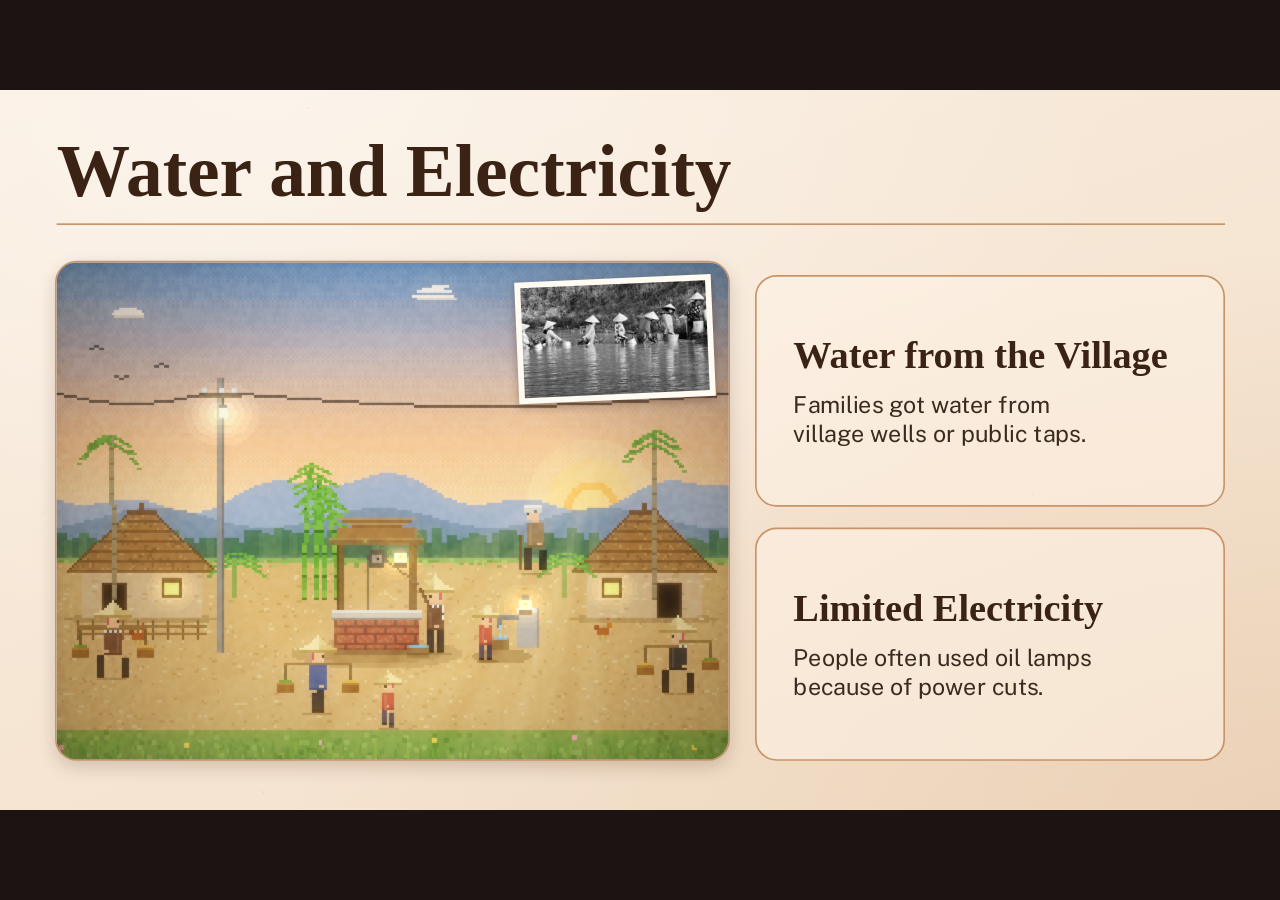
<file: slide6-anim.html>
<!DOCTYPE html>
<html lang="en">
<head>
  <meta charset="UTF-8">
  <meta name="viewport" content="width=device-width, initial-scale=1.0">
  <title>Slide 6 - water and power</title>
  <link rel="preconnect" href="https://fonts.googleapis.com">
  <link rel="preconnect" href="https://fonts.gstatic.com" crossorigin>
  <link href="https://fonts.googleapis.com/css2?family=Tinos:wght@400;700&family=Public+Sans:wght@400;500&display=swap" rel="stylesheet">
  <link rel="stylesheet" href="slides.css">
  <style>
    html, body { background: #1b1412; }
    body { padding: 0; overflow: hidden; }
    .deck { position: absolute; left: 0; top: 0; transform-origin: 0 0; zoom: 1; display: block; gap: 0; }
    /* Bố cục slide 6 có sân giếng: 2 thẻ bên trái, khung cảnh pixel bên phải, ảnh sông thật kẹp ở góc trời */
    .s6 .title { top: 52px; left: 68px; font-size: 88px; }
    .s6 .rule { top: 160px; left: 68px; right: 66px; }
    .s6 .c1 { left: 906px; top: 222px; width: 564px; height: 278px; }
    .s6 .c2 { left: 906px; top: 525px; width: 564px; height: 280px; }
    .s6 .card p { max-width: 380px; font-size: 28px; }
    .vpanel { left: 66px; top: 205px; width: 810px; height: 600px; border: 2px solid var(--line); border-radius: 26px; overflow: hidden;
              box-shadow: 0 8px 20px rgba(60,30,10,.18); background: #cfe6ee; }
    #scene { position: absolute; left: 0; top: 0; width: 810px; height: 600px; image-rendering: pixelated; }
    .snap { margin: 0; background: #fffaf2; padding: 7px; box-shadow: 0 4px 10px rgba(60,30,10,.35); z-index: 3; }
    .snap img { display: block; width: 100%; height: 100%; object-fit: cover; }
    .sa { left: 620px; top: 226px; width: 236px; height: 146px; transform: rotate(-2.5deg); }
  </style>
</head>
<body>
<!--
  SLIDE 6 (động): sân giếng làng chiều muộn ~1980, vẽ bằng pixel: người kéo gàu nước lên (gàu thả xuống, múc, kéo lên, đổ vào thùng),
  các chị gánh nước dừng chờ ở giếng, bé hứng nước ở vòi công cộng, đom đóm. Bóng điện trên cột sáng yếu rồi chập chờn và MẤT ĐIỆN
  (cảnh tối đi, đèn dầu sáng lên) theo chu kỳ 18 giây. Ảnh sông thật là tấm ảnh kẹp ở góc trời.
  Cảnh được vẽ bằng code trong <canvas id="scene"> (270x200 điểm ảnh, mỗi điểm = 3px). Chỉnh người ở mảng CARRIERS.
  Mở với ?still=giây để dừng ở một khung hình (dùng để xuất slide6.png).
-->
<main class="deck">
  <section class="slide s6" id="slide6">
    <h2 class="title">Water and Electricity</h2>
    <hr class="rule">
    <article class="card c1"><h3>Water from the Village</h3><p>Families got water from village wells or public taps.</p></article>
    <article class="card c2"><h3>Limited Electricity</h3><p>People often used oil lamps because of power cuts.</p></article>
    <div class="vpanel"><canvas id="scene" width="270" height="200"></canvas></div>
    <figure class="snap sa"><img src="assets/s6-water.jpg" alt="Women collecting water in a river"></figure>
  </section>
</main>

<script>
(() => {
  const EMBED = location.search.includes('embed');
  const STILL = (/[?&]still=([\d.]+)/.exec(location.search) || [])[1];
  const HOLD = location.search.includes('hold');   // tải sẵn: vẽ khung đầu rồi chờ lệnh 'go'
  const deck = document.querySelector('.deck');
  function fit() {
    const k = EMBED ? Math.max(innerWidth / 1536, innerHeight / 864) : Math.min(innerWidth / 1536, innerHeight / 864);
    Object.assign(deck.style, { transform: 'scale(' + k + ')', left: ((innerWidth - 1536 * k) / 2) + 'px', top: ((innerHeight - 864 * k) / 2) + 'px' });
  }
  if (EMBED) document.body.style.cssText = 'background:transparent;padding:0;overflow:hidden';
  addEventListener('resize', fit); fit();

  const W = 270, H = 200;
  const cv = document.getElementById('scene'), g = cv.getContext('2d');
  const bgc = document.createElement('canvas'); bgc.width = W; bgc.height = H;
  const bg = bgc.getContext('2d');
  const mulberry = (a) => () => { a |= 0; a = a + 0x6D2B79F5 | 0; let t = Math.imul(a ^ a >>> 15, 1 | a); t = t + Math.imul(t ^ t >>> 7, 61 | t) ^ t; return ((t ^ t >>> 14) >>> 0) / 4294967296; };
  const srnd = mulberry(1980);                    // cảnh nền: cố định
  let seed = 7;                                    // chuyển động: xác định để chạy lại giống nhau
  const rnd = () => { seed |= 0; seed = seed + 0x6D2B79F5 | 0; let t = Math.imul(seed ^ seed >>> 15, 1 | seed); t = t + Math.imul(t ^ t >>> 7, 61 | t) ^ t; return ((t ^ t >>> 14) >>> 0) / 4294967296; };
  const lerp = (a, b, t) => a + (b - a) * t;
  const hex = (h) => [parseInt(h.slice(1, 3), 16), parseInt(h.slice(3, 5), 16), parseInt(h.slice(5, 7), 16)];
  const mix = (a, b, t) => 'rgb(' + hex(a).map((v, i) => Math.round(lerp(v, hex(b)[i], t))).join(',') + ')';
  const R = (c, x, y, w, h, col) => { c.fillStyle = col; c.fillRect(Math.round(x), Math.round(y), w, h); };

  function ellipse(c, cx, cy, rx, ry, col) {
    c.fillStyle = col;
    for (let y = -ry; y <= ry; y++) { const w = Math.round(rx * Math.sqrt(1 - (y * y) / (ry * ry + 0.0001))); c.fillRect(Math.round(cx - w), Math.round(cy + y), w * 2, 1); }
  }
  function hut(c, x, base, w, flip) {
    const wallTop = base - 22, roofH = 24, roofTop = wallTop - roofH + 4;
    ellipse(c, x + w / 2, base, w / 2 + 3, 2, 'rgba(70,50,20,.25)');
    R(c, x + 4, wallTop, w - 8, 22, '#d6b688');                         // tường đất
    for (let k = 0; k < 40; k++) R(c, x + 4 + srnd() * (w - 8), wallTop + srnd() * 22, 2, 1, srnd() < 0.5 ? '#c4a373' : '#e4c99c');
    R(c, x + 4, wallTop, w - 8, 1, '#a98a5c');
    const dx = flip ? x + w - 22 : x + 12;
    R(c, dx, wallTop + 8, 10, 14, '#4a3320'); R(c, dx + 1, wallTop + 9, 8, 13, '#2f2014');         // cửa
    const wx = flip ? x + 10 : x + w - 20;
    R(c, wx, wallTop + 6, 8, 7, '#5a4128'); R(c, wx + 1, wallTop + 7, 6, 5, '#caa66e'); R(c, wx + 4, wallTop + 7, 1, 5, '#5a4128');   // cửa sổ
    for (let r = 0; r < roofH; r++) {                                   // mái lá: tam giác thô, vệt rơm
      const hw = Math.round(w / 2 - 2 + r * 0.28 - (roofH - r) * 0.9 * (w / 56) + (roofH - r) * 0.9 * (w / 56) - (roofH - r) * (w / 2 - 6) / roofH + 6);
      const half = Math.round(6 + r * ((w / 2 + 2) - 6) / (roofH - 1));
      const cx = x + w / 2;
      R(c, cx - half, roofTop + r, half * 2, 1, r % 4 === 3 ? '#7d5a30' : '#a07844');
      if (r % 4 !== 3) for (let k = 0; k < half / 3; k++) R(c, cx - half + srnd() * half * 2, roofTop + r, 1, 1, srnd() < 0.5 ? '#b88c52' : '#8a6535');
      R(c, cx - half, roofTop + r, 1, 1, '#6e4c28'); R(c, cx + half - 1, roofTop + r, 1, 1, '#6e4c28');
      void hw;
    }
    R(c, x + w / 2 - 6, roofTop - 1, 12, 2, '#6e4c28');                 // nóc
    R(c, x + w / 2 - 1, roofTop - 4, 2, 4, '#6e4c28');                  // chóp
  }
  function banana(c, x, base) {
    R(c, x, base - 16, 2, 16, '#7d9a4a');
    for (let k = 0; k < 6; k++) {
      const s = k < 3 ? -1 : 1, len = 8 + (k % 3) * 2;
      for (let i = 0; i < len; i++) { R(c, x + 1 + s * i, base - 18 + Math.round(i * i * 0.04) + (k % 3) * 2, 2, 1, i % 2 ? '#5d9a3c' : '#74b04a'); }
    }
  }

  function cloud(c, x, y, s) {
    const rows = [[3, 7], [1, 11], [0, 13], [1, 12]];
    rows.forEach(([a, w], i) => { R(c, x + a * s, y + i * s, Math.round(w * s), Math.max(1, Math.round(s)), i === 3 ? '#e8dcc8' : '#fffbf2'); });
    if (s > 1.1) R(c, x + 6 * s, y - 1 * s, Math.round(5 * s), Math.max(1, Math.round(s)), '#fffbf2');
  }
  function bamboo(c, x, h, t, ph) {
    const base = 134;
    for (let j = 0; j < 4; j++) {
      const bx = x + j * 4 + (j % 2), hh = h - j * 5, sw = Math.sin(t * 1.3 + ph + j);
      for (let y = 0; y < hh; y++) {
        const off = Math.round(sw * (y / hh) * (y / hh) * 3);
        R(c, bx + off, base - y, 2, 1, y % 9 === 0 ? '#3f6a22' : (y % 9 < 4 ? '#7fb246' : '#68a03a'));
      }
      const tx = bx + Math.round(sw * 3), ty = base - hh;
      for (let k = 0; k < 6; k++) {
        const s = k % 2 ? 1 : -1, len = 6 + (k % 3) * 2;
        for (let i = 0; i < len; i++) R(c, tx + s * i, ty + Math.round(i * 0.55) + (k >> 1) * 3 + Math.round(Math.sin(t * 2 + k + ph) * 0.6), 2, 1, i % 3 ? '#79b043' : '#5f9a34');
      }
    }
  }
  function areca(c, x, t) {                 // cây cau
    const base = 134, h = 66, sw = Math.sin(t * 1.1 + 1.7);
    for (let y = 0; y < h; y++) R(c, x + Math.round(sw * (y / h) * (y / h) * 2), base - y, 2, 1, y % 6 === 0 ? '#7a6a48' : '#9a8a64');
    const tx = x + Math.round(sw * 2), ty = base - h;
    for (let k = 0; k < 6; k++) {
      const s = k % 2 ? 1 : -1, len = 9 + (k % 3) * 2;
      for (let i = 0; i < len; i++) R(c, tx + s * i, ty + Math.round(i * i * 0.07) + (k >> 1) * 2 + Math.round(Math.sin(t * 2.2 + k) * 0.7), 2, 1, i % 2 ? '#4f8a35' : '#63a042');
    }
  }
  function chicken(c, x, y, t, ph) {
    const peck = Math.sin(t * 3 + ph) > 0.5 ? 2 : 0;
    R(c, x, y - 4, 5, 3, '#a8562a'); R(c, x - 1, y - 5, 2, 2, '#8a4220'); R(c, x + 4, y - 6 + peck, 2, 2, '#b86a30'); R(c, x + 4, y - 8 + peck, 1, 1, '#d33'); R(c, x + 6, y - 5 + peck, 1, 1, '#e8a030');
    R(c, x + 1, y - 1, 1, 2, '#c8a050'); R(c, x + 3, y - 1, 1, 2, '#c8a050');
  }
  function bird(c, b, t) {
    const x = Math.round(b.x), y = Math.round(b.y + Math.sin(t * 2 + b.p) * 2), up = Math.floor(t * 6 + b.p * 3) % 2;
    c.fillStyle = '#44403c';
    if (up) { c.fillRect(x - 3, y - 2, 2, 1); c.fillRect(x - 1, y - 1, 2, 1); c.fillRect(x + 1, y - 2, 2, 1); }
    else { c.fillRect(x - 3, y, 2, 1); c.fillRect(x - 1, y - 1, 2, 1); c.fillRect(x + 1, y, 2, 1); }
  }
  // ================= NGƯỜI (pixel) =================
  function person(o, t) {
    const d = o.d, k = o.k || 1, ph = o.ph, mv = o.moving;
    const sw = mv ? Math.sin(ph) : 0, bob = mv ? Math.abs(Math.cos(ph)) * 1.2 * k : 0;
    const X = Math.round(o.x), Y = Math.round(o.y);
    const r = (x, y, w, h, col) => {
      const px = d > 0 ? x : -x - w;
      g.fillStyle = col;
      g.fillRect(Math.round(X + px * k), Math.round(Y + y * k - bob), Math.max(1, Math.round(w * k)), Math.max(1, Math.round(h * k)));
    };
    g.fillStyle = 'rgba(60,40,15,.28)'; g.fillRect(Math.round(X - 6 * k), Y, Math.round(12 * k), 1);                  // bóng
    const s = Math.round(sw * 3 * k), lift1 = mv && Math.cos(ph) > 0 ? 1 : 0, lift2 = mv && Math.cos(ph) < 0 ? 1 : 0;
    const st = o.style;
    // chân (quần ống rộng) + dép
    r(-3 - s, -9 + lift2, 3, 9 - lift2, st.pantsD || st.pants); r(-3 - s, -1 - lift2 * 0, 3, 1, '#2b1d12');
    r(1 + s, -9 + lift1, 3, 9 - lift1, st.pants); r(1 + s, -1, 3, 1, '#2b1d12');
    if (o.cane) r(6, -14, 1, 14, '#6b4a2a');
    // tay xa
    r(-1 + Math.round(sw * 2.2 * k), -18, 2, 7, st.shirtD, 0);
    // thân áo + khăn
    r(-3, -19, 7, 10, st.shirt); r(-3, -10, 7, 1, st.shirtD); r(2, -18, 1, 8, st.shirtL);
    if (st.scarf) { r(-3, -19, 7, 1, '#ece8da'); r(-2, -19, 1, 1, '#555'); r(0, -19, 1, 1, '#555'); r(2, -19, 1, 1, '#555'); r(-3, -18, 1, 5, '#ece8da'); r(-3, -16, 1, 1, '#555'); }
    // tay gần
    r(-1 - Math.round(sw * 2.2 * k), -18, 2, 7, st.shirt); r(-1 - Math.round(sw * 2.2 * k), -11, 2, 1, '#e3b184');
    // đầu
    const hx = o.stoop ? 1 : 0;
    r(-1, -20, 3, 1, '#e3b184'); r(-2 + hx, -24, 5, 4, '#e8b98a'); r(2 + hx, -23, 1, 1, '#222');
    if (st.hat === 'non') {                                   // nón lá
      for (const [hy, hw] of [[-31, 1], [-30, 3], [-29, 5], [-28, 7], [-27, 11], [-26, 15]]) {
        r(-(hw >> 1) + hx, hy, hw, 1, '#f1dea4');
        if (hw > 1) r(1 + hx, hy, (hw >> 1), 1, hy > -28 ? '#d2b672' : '#dcc588');
      }
      r(-7 + hx, -25, 15, 1, '#a88b4a'); r(-2 + hx, -24, 1, 3, '#c9485a');
    } else if (st.hat === 'coi') {                            // mũ cối
      r(-3 + hx, -28, 7, 1, '#6a8a4c'); r(-4 + hx, -27, 9, 2, '#5f7e44'); r(-6 + hx, -25, 13, 1, '#465f32'); r(0 + hx, -27, 1, 1, '#d24');
    } else if (st.hat === 'khan') {                           // khăn đội đầu
      r(-3 + hx, -26, 7, 3, '#cfcab8'); r(-3 + hx, -26, 7, 1, '#e8e4d4'); r(-1 + hx, -24, 1, 1, '#555');
    }
    if (o.pole) {                                             // đòn gánh + 2 thúng
      const b = Math.round(Math.sin(ph * 2) * 1.2 * k);
      r(-13, -20 + b, 13, 1, '#8a6a3a'); r(0, -20 - b, 14, 1, '#8a6a3a');
      for (const [bx, by, sg] of [[-13, b, 1], [13, -b, 2]]) {
        r(bx, -19 + by, 1, 8, '#6b5530');
        r(bx - 3, -11 + by, 7, 3, '#8a5a2a'); r(bx - 3, -12 + by, 7, 1, '#aa7a3a'); r(bx - 2, -13 + by, 5, 1, sg === 1 ? '#5f9a3a' : '#d9b04a');
      }
    }
  }
  // ================= TRANG PHỤC (VN ~1980) =================
  const STY = {
    woman:  { shirt: '#6b4a32', shirtD: '#563a27', shirtL: '#7e5a40', pants: '#2c2724', hat: 'non', scarf: true },
    black:  { shirt: '#34302d', shirtD: '#27231f', shirtL: '#4a4540', pants: '#25201d', hat: 'non', scarf: true },
    indigo: { shirt: '#3d5382', shirtD: '#2f4068', shirtL: '#4f679c', pants: '#2c2724', hat: 'non', scarf: false },
    white:  { shirt: '#ebe6d6', shirtD: '#cfc9b6', shirtL: '#fffaf0', pants: '#6b5a3a', hat: 'coi', scarf: false },
    elder:  { shirt: '#8a6f4a', shirtD: '#715a3b', shirtL: '#9b8058', pants: '#2c2724', hat: 'khan', scarf: false },
    boy:    { shirt: '#c08a44', shirtD: '#a47235', shirtL: '#d09c56', pants: '#5a4a35', hat: 'non', scarf: false },
    kid:    { shirt: '#b84a3a', shirtD: '#9a3c2e', shirtL: '#c85e4c', pants: '#3a3a52', hat: 'non', scarf: false }
  };
  // ================= NỀN: chiều muộn ở sân giếng làng (vẽ 1 lần) =================
  const GY = 154;                                                      // chân giếng
  const WELL = { x: 128, ry: 141 };                                    // tâm giếng, mép miệng giếng
  const TAP = { x: 184 };                                              // vòi nước công cộng
  const POLE = { x: 64 };                                              // cột điện
  function drawBackground() {
    const c = bg, B = [[0, 0], [2, 2], [3, 1], [1, 3]];
    const top = '#6f93c4', mid = '#f1b98a', low = '#fbdfa6';
    const pal = Array.from({ length: 12 }, (_, i) => { const t = i / 11; return t < 0.6 ? mix(top, mid, t / 0.6) : mix(mid, low, (t - 0.6) / 0.4); });
    for (let y = 0; y < 116; y++) for (let x = 0; x < W; x++) {
      const v = y / 116 * 11, b = Math.floor(v), f = v - b, thr = B[(y & 1) * 2 + (x & 1)][0] / 4 * 0.9 + 0.05;
      R(c, x, y, 1, 1, pal[Math.min(11, f > thr ? b + 1 : b)]);
    }
    // mặt trời lặn sau núi
    c.globalAlpha = 0.25; ellipse(c, 214, 96, 26, 26, '#ffe6a8'); c.globalAlpha = 0.4; ellipse(c, 214, 96, 18, 18, '#ffd27a'); c.globalAlpha = 1;
    ellipse(c, 214, 98, 11, 11, '#ffb85a'); ellipse(c, 214, 98, 8, 8, '#ffd98a');
    // núi + hàng cây xa
    for (let x = 0; x < W; x++) {
      const y1 = 92 + Math.sin(x * 0.04) * 6 + Math.sin(x * 0.12 + 1) * 3, y2 = 102 + Math.sin(x * 0.07 + 2) * 4;
      R(c, x, y1, 1, 120 - y1, '#9aa8bc'); R(c, x, y2, 1, 120 - y2, '#7d8ea0');
    }
    for (let x = 0; x < W; x += 3) { const h = 6 + srnd() * 6; R(c, x, 112 - h + 6, 4, h, srnd() < 0.5 ? '#4f6e52' : '#5b7b58'); }
    // đất sân
    R(c, 0, 118, W, 72, '#d3ad73');
    for (let k = 0; k < 800; k++) R(c, srnd() * W, 119 + srnd() * 70, 1 + (srnd() < 0.3 ? 1 : 0), 1, srnd() < 0.5 ? '#c19a60' : '#e2c48c');
    R(c, 0, 118, W, 2, '#8fae5c'); for (let k = 0; k < 90; k++) R(c, srnd() * W, 118 + srnd() * 3, 2, 1, srnd() < 0.5 ? '#7d9c4c' : '#a2c06a');
    // lối mòn dẫn tới giếng (đất sẫm do ẩm)
    ellipse(c, WELL.x, GY + 2, 34, 6, '#b99560'); ellipse(c, WELL.x, GY + 2, 26, 4, '#a98650'); ellipse(c, TAP.x - 6, GY + 3, 12, 3, '#a98650');
    // cỏ tiền cảnh
    R(c, 0, 187, W, 13, '#7f9f4c');
    for (let k = 0; k < 150; k++) R(c, srnd() * W, 187 + srnd() * 13, 2, 2, srnd() < 0.5 ? '#6c8c3d' : '#94b45c');
    // nhà tranh hai bên, chuối, cau
    hut(c, 6, 142, 56, false); hut(c, 208, 142, 54, true);
    banana(c, 70, 134); banana(c, 202, 134);
    // hàng rào tre
    for (let x = 8; x < 60; x += 6) R(c, x, 143, 1, 8, '#7a5a34'); R(c, 8, 145, 52, 1, '#8c6b40'); R(c, 8, 148, 52, 1, '#8c6b40');
    // cột điện bê tông + xà ngang + sứ + dây
    R(c, POLE.x, 46, 3, GY - 46 + 2, '#8d8a83'); R(c, POLE.x + 2, 46, 1, GY - 46 + 2, '#6f6c66'); R(c, POLE.x - 7, 52, 17, 2, '#5a4a38'); R(c, POLE.x - 6, 50, 2, 2, '#cfd6d8'); R(c, POLE.x + 6, 50, 2, 2, '#cfd6d8'); R(c, POLE.x + 1, 50, 2, 2, '#cfd6d8');
    for (let x = 0; x <= POLE.x - 5; x++) px(c, x, 52 + Math.round(Math.sin(x / (POLE.x - 5) * Math.PI) * 4) - 3 + 3, '#3d3a36');
    for (let x = POLE.x + 8; x < W; x++) px(c, x, 52 + Math.round(Math.sin((x - POLE.x - 8) / (W - POLE.x - 8) * Math.PI) * 5), '#3d3a36');
  }
  function px(c, x, y, col) { c.fillStyle = col; c.fillRect(Math.round(x), Math.round(y), 1, 1); }
  function wellFront(c) {                                              // thành giếng gạch (vẽ sau gàu để che phần gàu dưới miệng giếng)
    const x0 = WELL.x - 17, w = 34;
    for (let y = 0; y < 14; y++) {
      const row = Math.floor(y / 3.5);
      for (let x = 0; x < w; x++) { const off = (row % 2) * 4; c.fillStyle = ((x + off) % 8 === 0 || y % 3.5 < 0.6) ? '#7a4a32' : ((x * 7 + y * 3) % 11 < 3 ? '#b56d4a' : '#a95f3e'); c.fillRect(x0 + x, WELL.ry + y, 1, 1); }
    }
    R(c, x0 - 1, WELL.ry - 2, w + 2, 3, '#c9c2b2'); R(c, x0 - 1, WELL.ry - 2, w + 2, 1, '#e3ddcf'); R(c, x0 - 1, WELL.ry + 1, w + 2, 1, '#8a8474');   // gờ miệng giếng
    ellipse(c, WELL.x, GY + 1, 20, 2, 'rgba(60,40,20,.3)');
  }
  function wellFrame(c, t) {                                           // hai trụ gỗ + xà + ròng rọc
    R(c, WELL.x - 16, 112, 3, 31, '#7a5a34'); R(c, WELL.x + 13, 112, 3, 31, '#7a5a34'); R(c, WELL.x - 16, 112, 1, 31, '#5e4426');
    R(c, WELL.x - 19, 110, 38, 3, '#8c6b40'); R(c, WELL.x - 19, 110, 38, 1, '#a98250');
    R(c, WELL.x - 16, 106, 32, 4, '#a07844'); for (let r = 0; r < 4; r++) R(c, WELL.x - 16 + r * 2, 102 + r, 32 - r * 4, 1, r % 2 ? '#8a6535' : '#b48a50');   // mái che nhỏ
    // ròng rọc
    ellipse(c, WELL.x, 118, 4, 4, '#5a5048'); ellipse(c, WELL.x, 118, 2, 2, '#9a9082'); px(c, WELL.x, 118, '#2a2420');
  }
  // đèn dầu (kerosene): kính + ngọn lửa; on = độ sáng 0..1
  function kerosene(c, x, y, t, k) {
    R(c, x - 2, y + 4, 5, 2, '#5a4a38'); R(c, x - 2, y, 5, 4, 'rgba(235,225,190,.85)'); R(c, x - 1, y - 2, 3, 2, '#7a7468');
    const fl = 1 + Math.round(Math.sin(t * 17 + x) * 0.6 + Math.sin(t * 9) * 0.4);
    R(c, x, y + 3 - fl, 1, 1 + fl, '#fff1a8'); R(c, x, y + 2 - fl, 1, 1, '#ffb347');
  }

  // ================= CHUYỂN ĐỘNG: gàu nước, người gánh, vòi nước, điện chập chờn =================
  const clouds = [{ x: 20, y: 18, s: 1 }, { x: 140, y: 10, s: 1.3 }, { x: 225, y: 30, s: 0.9 }];
  const birds = [{ x: 30, y: 40, v: 9, p: 0 }, { x: 14, y: 48, v: 9, p: 1.1 }, { x: 4, y: 36, v: 9, p: 2.0 }];
  const drops = [], flies = Array.from({ length: 16 }, (_, i) => ({ x: 20 + srnd() * 230, y: 100 + srnd() * 70, ph: srnd() * 6.28, sp: 0.4 + srnd() * 0.8 }));
  const smoothS = (u) => u * u * (3 - 2 * u);
  const BT = 7.0, B_TOP = 128, B_BOT = 148;
  function bucketAt(t) {                                               // gàu: thả xuống, múc, kéo lên, đổ vào thùng
    const u = t % BT; let y, tilt = 0;
    if (u < 1.4) y = B_TOP + (B_BOT - B_TOP) * smoothS(u / 1.4);
    else if (u < 2.1) y = B_BOT;
    else if (u < 4.3) y = B_BOT - (B_BOT - B_TOP) * smoothS((u - 2.1) / 2.2);
    else { y = B_TOP; tilt = u < 4.6 ? (u - 4.3) / 0.3 : u < 5.5 ? 1 : Math.max(0, 1 - (u - 5.5) / 0.4); }
    return { u, y, tilt, pour: u > 4.6 && u < 5.5 };
  }
  let prevU = 0;
  function stepScene(dt, t) {
    clouds.forEach((c, i) => { c.x += dt * (1.2 + i * 0.6); if (c.x > W + 6) c.x = -20; });
    birds.forEach((b) => { b.x += dt * b.v; if (b.x > W + 8) b.x = -10; });
    const u = t % BT;
    if (prevU < 1.4 && u >= 1.4) for (let i = 0; i < 9; i++) drops.push({ x: WELL.x - 1 + (rnd() - 0.5) * 4, y: WELL.ry - 1, vx: (rnd() - 0.5) * 22, vy: -(18 + rnd() * 16), a: 0 });
    prevU = u;
    if ((u > 4.6 && u < 5.5 && rnd() < dt * 20) || rnd() < dt * 1.5) drops.push({ x: TAP.x - 5 + (rnd() - 0.5), y: GY - 3, vx: (rnd() - 0.5) * 14, vy: -(10 + rnd() * 10), a: 0, tap: true });
    for (let i = drops.length - 1; i >= 0; i--) { const d = drops[i]; d.a += dt; d.x += d.vx * dt; d.y += d.vy * dt; d.vy += 90 * dt; if (d.a > 0.6) drops.splice(i, 1); }
  }
  function bucketDraw(t) {
    const bk = bucketAt(t), bx = WELL.x - 2;
    // dây: hai nhánh qua ròng rọc, nhánh trái xuống gàu, nhánh phải xuống tay người kéo
    const hy = 140 - (bk.y - B_TOP) * 0.55, hx = WELL.x + 17;
    for (let y = 119; y < bk.y; y++) px(g, WELL.x - 4, y, '#7a6a4a');
    line((a, b) => px(g, a, b, '#7a6a4a'), WELL.x + 4, 119, hx, hy);
    // gàu: thân kẽm, miệng nghiêng khi đổ
    const tx = Math.round(bk.tilt * 4);
    R(g, bx - 3 + tx, bk.y - 1, 7, 1, '#cfd6d8'); R(g, bx - 3 + tx, bk.y, 7, 5, '#98a4aa'); R(g, bx - 3 + tx, bk.y + 5, 7, 1, '#6f7a80'); R(g, bx + 2 + tx, bk.y, 1, 5, '#7e8a90');
    if (!bk.pour) R(g, bx - 2 + tx, bk.y - 1, 5, 1, '#6db6d8');
    px(g, bx - 3 + tx, bk.y - 3, '#4a4440'); px(g, bx + 3 + tx, bk.y - 3, '#4a4440'); L(bx - 3 + tx, bk.y - 3, bx + 3 + tx, bk.y - 3, '#4a4440');
    return { bk, hx, hy };
  }
  function L(x0, y0, x1, y1, col) { line((a, b) => px(g, a, b, col), x0, y0, x1, y1); }
  function line(fn, x0, y0, x1, y1) { const n = Math.max(Math.abs(x1 - x0), Math.abs(y1 - y0), 1); for (let i = 0; i <= n; i++) fn(Math.round(x0 + (x1 - x0) * i / n), Math.round(y0 + (y1 - y0) * i / n)); }
  function pailDraw(x, y, level) {                                     // thùng hứng nước
    R(g, x - 4, y - 5, 9, 5, '#8a6a3a'); R(g, x - 4, y - 5, 9, 1, '#b08a50'); R(g, x - 4, y - 2, 9, 1, '#6e5228');
    if (level > 0) R(g, x - 3, y - 5, 7, 1, '#6db6d8');
  }
  // người đi gánh nước: dừng lại gần giếng để chờ
  const CARRIERS = [
    { kind: 'person', x: 10,  y: 166, d: 1,  v: 9,  style: STY.woman, pole: true, stopX: 98 },
    { kind: 'person', x: 260, y: 172, d: -1, v: 8,  style: STY.black, pole: true, stopX: 166 },
    { kind: 'person', x: 90,  y: 180, d: 1,  v: 10, style: STY.indigo, pole: true },
    { kind: 'person', x: 200, y: 124, d: -1, v: 6,  style: STY.elder, cane: true, stoop: true, pausing: true },
    { kind: 'person', x: 150, y: 186, d: -1, v: 12, style: STY.kid, k: 0.7 }
  ];
  CARRIERS.forEach((w, i) => { w.ph = i * 1.3; w.moving = true; w.wait = 0; w.next = 2 + i * 0.7; w.stopped = false; });
  const DRAWER = { x: WELL.x + 24, y: GY + 2, d: -1, k: 1, ph: 0, moving: false, style: STY.woman };
  const KID = { x: TAP.x - 12, y: GY + 5, d: -1, k: 0.72, ph: 0, moving: false, style: STY.kid };
  function stepActors(dt, t) {
    for (const w of CARRIERS) {
      if (w.wait > 0) { w.wait -= dt; w.moving = false; if (w.wait <= 0) { w.moving = true; if (!w.stopX) w.d = rnd() < 0.5 ? w.d : -w.d; } continue; }
      w.x += w.d * w.v * dt; w.ph += dt * w.v * 0.62;
      if (w.x > W + 24) { w.d = -1; w.stopped = false; } else if (w.x < -24) { w.d = 1; w.stopped = false; }
      if (w.stopX && !w.stopped && Math.abs(w.x - w.stopX) < 1.2) { w.stopped = true; w.wait = 3.2 + rnd(); }
      if (w.pausing && t > w.next) { w.next = t + 5 + rnd() * 6; w.wait = 1.6 + rnd() * 1.8; }
    }
  }

  // ================= ĐIỆN: sáng yếu, chập chờn rồi mất điện, đèn dầu sáng lên =================
  function power(t) {                                                  // 0..1; chu kỳ 18 giây
    const s = t % 18;
    const hashT = (a) => { const x = Math.sin(a * 91.7) * 43758.5453; return x - Math.floor(x); };
    if (s < 9) return 0.82 + 0.1 * Math.sin(t * 2.7) * Math.sin(t * 0.9);
    if (s < 10.6) return hashT(Math.floor(t * 14)) > 0.45 ? 0.85 : 0.08;
    if (s < 15) return 0;
    if (s < 16.2) return hashT(Math.floor(t * 14) + 50) > 0.5 ? 0.85 : 0.05;
    return 0.8;
  }
  function halo(x, y, r, col, a) {                                     // quầng sáng pixel: các vòng ellipse nhạt dần
    g.save(); g.globalCompositeOperation = 'lighter';
    for (let i = 5; i >= 1; i--) { g.globalAlpha = a * (0.07 + (6 - i) * 0.028); ellipse(g, x, y, Math.round(r * i / 5), Math.round(r * i / 5 * 0.85), col); }
    g.restore(); g.globalAlpha = 1;
  }
  function lighting(t) {
    const P = power(t), dark = (1 - Math.min(1, P / 0.8)) * 0.34;
    if (dark > 0.01) { g.globalAlpha = dark; R(g, 0, 0, W, H, '#14123a'); g.globalAlpha = 1; }
    // bóng đèn trên cột điện
    const bx = POLE.x + 1, by = 60; R(g, bx + 1, 54, 1, 4, '#3d3a36'); R(g, bx, by - 2, 3, 4, P > 0.3 ? '#fff2b0' : '#8a8576'); R(g, bx, by - 3, 3, 1, '#5a5448');
    if (P > 0.05) halo(bx + 1, by, 15, '#ffe9a8', P * 0.55);
    // đèn dầu: sáng hơn khi mất điện
    const kk = 0.55 + 0.45 * (1 - Math.min(1, P / 0.8)), fl = 0.9 + 0.1 * Math.sin(t * 13) + 0.05 * Math.sin(t * 29);
    for (const [lx, ly] of [[WELL.x + 9, 116], [TAP.x + 3, GY - 19], [DRAWER.x + 3, GY - 36 + 0]]) {
      if (lx === DRAWER.x + 3) continue;
      kerosene(g, lx, ly, t, kk); halo(lx, ly + 2, 10 + 14 * (1 - Math.min(1, P / 0.8)), '#ffb35a', kk * fl);
    }
    // cửa sổ hai nhà: ánh đèn dầu bên trong
    for (const wx of [42, 218]) { R(g, wx, 127, 8, 7, '#3a2a18'); R(g, wx + 1, 128, 6, 5, mix('#c9a050', '#ffd98a', kk * fl)); }
    halo(46, 130, 10 + 10 * (1 - Math.min(1, P / 0.8)), '#ffc060', kk * 0.8); halo(222, 130, 10 + 10 * (1 - Math.min(1, P / 0.8)), '#ffc060', kk * 0.8);
    // đom đóm: hiện rõ khi tối
    for (const f of flies) {
      const x = f.x + Math.sin(t * f.sp + f.ph) * 8, y = f.y + Math.cos(t * f.sp * 0.8 + f.ph) * 5, b = Math.max(0, Math.sin(t * 2 * f.sp + f.ph * 3));
      if (b > 0.3) { g.globalAlpha = (0.35 + dark * 1.2) * b; R(g, x, y, 1, 1, '#e4ff8a'); g.globalAlpha = 0.15 * b; R(g, x - 1, y - 1, 3, 3, '#e4ff8a'); g.globalAlpha = 1; }
    }
    return P;
  }

  // ================= VẼ MỖI KHUNG =================
  function draw(t) {
    g.drawImage(bgc, 0, 0);
    clouds.forEach((c) => cloud(g, c.x, c.y, c.s));
    birds.forEach((b) => bird(g, b, t));
    bamboo(g, 98, 54, t, 0.4 + 6); areca(g, 238, t); areca(g, 22, t + 2);
    chicken(g, 216, 150, t, 0); chicken(g, 30, 152, t, 2.2);
    wellFrame(g, t);
    const bd = bucketDraw(t);
    wellFront(g);
    // người kéo nước: tay theo dây
    person(DRAWER, t);
    const sx = DRAWER.x - 3, sy = DRAWER.y - 18;
    L(sx, sy, bd.hx, bd.hy, '#563a27'); L(sx, sy + 1, bd.hx, bd.hy + 1, '#6b4a32'); px(g, bd.hx, bd.hy, '#e3b184');
    // thùng hứng nước dưới chân + dòng nước đổ
    const pailX = WELL.x + 16, pailY = GY + 4;
    pailDraw(pailX, pailY, 1);
    if (bd.bk.pour) { for (let i = 0; i < 18; i++) { const s = i / 17, x = WELL.x + 4 + (pailX - WELL.x - 4) * s, y = bd.bk.y + 2 + (pailY - 6 - bd.bk.y) * s * s; if ((i + Math.floor(t * 24)) % 3) px(g, x, y, '#8fd0ea'); } }
    // vòi nước công cộng
    R(g, TAP.x, GY - 16, 9, 16, '#a9a49a'); R(g, TAP.x, GY - 16, 9, 2, '#cfc9bc'); R(g, TAP.x + 8, GY - 16, 1, 16, '#86817a');
    R(g, TAP.x - 7, GY - 13, 8, 2, '#6a6e72'); R(g, TAP.x - 8, GY - 12, 2, 4, '#6a6e72');
    const lvl = Math.min(1, (t % 6) / 5);                              // gàu của bé đầy dần
    for (let y = GY - 10; y < GY - 4; y++) if (((y + Math.floor(t * 18)) % 3) !== 0) px(g, TAP.x - 7, y, '#8fd0ea');
    R(g, TAP.x - 10, GY - 4, 7, 5, '#8a6a3a'); R(g, TAP.x - 10, GY - 4, 7, 1, '#b08a50'); if (lvl > 0.1) R(g, TAP.x - 9, GY - 4 - Math.round(lvl * 0.9), 5, 1, '#6db6d8');
    for (const d of drops) { g.globalAlpha = 1 - d.a / 0.6; px(g, d.x, d.y, '#9fdcf0'); g.globalAlpha = 1; }
    // người, xếp theo y
    const items = [];
    CARRIERS.forEach((w) => items.push({ y: w.y, f: () => person(w, t) }));
    items.push({ y: KID.y, f: () => person(KID, t) });
    items.sort((a, b) => a.y - b.y).forEach((it) => it.f());
    lighting(t);
    // cỏ tiền cảnh đung đưa
    for (let i = 0; i < 70; i++) {
      const x = i * 3.9 + (i % 3), h = 5 + (i * 7 % 5), sw = Math.sin(t * 2 + i * 0.7) * 1.4;
      for (let y = 0; y < h; y++) R(g, x + Math.round(sw * y / h * 1.5), 199 - y, 1, 1, i % 4 ? '#6f9440' : '#87ac4e');
      if (i % 13 === 0) R(g, x + Math.round(sw * 1.5), 199 - h - 1, 2, 2, i % 2 ? '#f6d65a' : '#f2a0b8');
    }
  }

  drawBackground();
  let t = 0, last = 0, acc = 0;
  const FIX = 1 / 60;
  function stepAll(dt) { t += dt; stepScene(dt, t); stepActors(dt, t); }
  function loop(now) {
    acc += Math.min(0.1, (now - last) / 1000); last = now;
    while (acc >= FIX) { stepAll(FIX); acc -= FIX; }
    draw(t);
    requestAnimationFrame(loop);
  }
  if (STILL) { const n = Math.round(parseFloat(STILL) / FIX); for (let i = 0; i < n; i++) stepAll(FIX); draw(t); window.__ready = true; }
  else if (HOLD) { draw(t); parent.postMessage({ type: 'hold-ready' }, '*'); addEventListener('message', function go(ev) { if (ev.data && ev.data.type === 'go') { removeEventListener('message', go); last = performance.now(); requestAnimationFrame(loop); } }); }
  else { last = performance.now(); requestAnimationFrame(loop); }
  addEventListener('keydown', (e) => {
    if (!EMBED || window.parent === window) return;
    if (e.key === 'Backspace') e.preventDefault();
    window.parent.postMessage({ type: 'slide-key', key: e.key }, '*');
  });
})();
</script>
<script src="fx-post.js"></script>
<script>PostFX.attach('#scene',{bloom:.42,soft:.4,vign:.55,grade:'rgba(255,170,100,.14)',rays:{x:.8,y:.4,color:'255,200,130',a:.16,ang0:1.6}});</script>
<script src="textfx.js"></script>
<script>TextFX.init({ theme: 'water', map: { '.c1': 'water', '.c2': 'electric', '.title': ['water', 'electric'] } });</script>
</body>
</html>
</file>
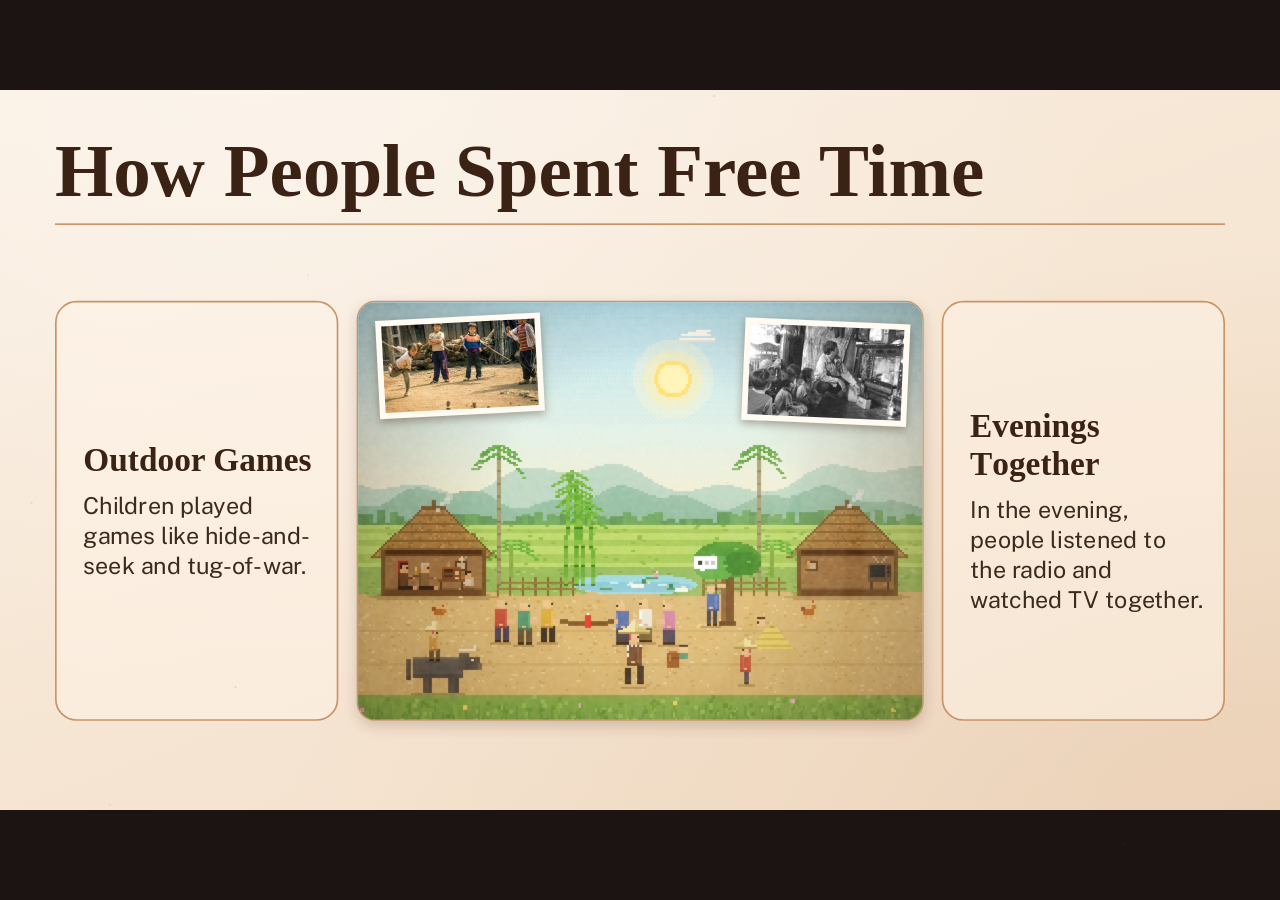
<file: slide7-anim.html>
<!DOCTYPE html>
<html lang="en">
<head>
  <meta charset="UTF-8">
  <meta name="viewport" content="width=device-width, initial-scale=1.0">
  <title>Slide 7 - animated village</title>
  <link rel="preconnect" href="https://fonts.googleapis.com">
  <link rel="preconnect" href="https://fonts.gstatic.com" crossorigin>
  <link href="https://fonts.googleapis.com/css2?family=Tinos:wght@400;700&family=Public+Sans:wght@400;500&display=swap" rel="stylesheet">
  <link rel="stylesheet" href="slides.css">
  <style>
    html, body { background: #1b1412; }
    body { padding: 0; overflow: hidden; }
    .deck { position: absolute; left: 0; top: 0; transform-origin: 0 0; zoom: 1; display: block; gap: 0; }
    /* Bố cục slide 7 có làng: 2 thẻ bên trái, khung làng pixel bên phải, 2 ảnh kỷ niệm kẹp ở góc trời */
    .s7 .title { top: 50px; font-size: 90px; }
    .s7 .rule { top: 160px; right: 66px; }
    .s7 .c1 { left: 66px; top: 253px; width: 340px; height: 504px; padding: 0 22px 0 32px; }
    .s7 .c2 { left: 1130px; top: 253px; width: 340px; height: 504px; padding: 0 22px 0 32px; }
    .s7 .card h3 { font-size: 40px; white-space: normal; }
    .s7 .card p { max-width: none; font-size: 28px; }
    .vpanel { left: 428px; top: 253px; transform: scale(.84); transform-origin: 0 0; width: 810px; height: 600px; border: 2px solid var(--line); border-radius: 26px; overflow: hidden;
              box-shadow: 0 8px 20px rgba(60,30,10,.18); background: #cfe6ee; }
    #scene { position: absolute; left: 0; top: 0; width: 810px; height: 600px; image-rendering: pixelated; }
    .snap { margin: 0; background: #fffaf2; padding: 7px; box-shadow: 0 4px 10px rgba(60,30,10,.35); z-index: 3; }
    .snap img { display: block; width: 100%; height: 100%; object-fit: cover; }
    .sa { left: 453px; top: 272px; width: 198px; height: 118px; transform: rotate(-3deg); }
    .sb { left: 892px; top: 277px; width: 198px; height: 123px; transform: rotate(2.5deg); }
  </style>
</head>
<body>
<!--
  SLIDE 7 (động): làng quê Việt Nam ~1980 vẽ bằng pixel (không dùng ảnh thật), dân làng đội nón lá / mũ cối đi qua đi lại.
  Cảnh được vẽ bằng code trong thẻ <canvas id="scene"> (270x200 điểm ảnh, mỗi điểm = 3px).
  Thêm / bớt người đi: sửa mảng WALKERS ở cuối script. Mở với ?still=giây để dừng ở một khung hình (dùng để xuất slide7.png).
-->
<main class="deck">
  <section class="slide s7" id="slide7">
    <h2 class="title">How People Spent Free Time</h2>
    <hr class="rule">
    <article class="card c1"><h3>Outdoor Games</h3><p>Children played games like hide-and-seek and tug-of-war.</p></article>
    <article class="card c2"><h3>Evenings Together</h3><p>In the evening, people listened to the radio and watched TV together.</p></article>
    <div class="vpanel"><canvas id="scene" width="270" height="200"></canvas></div>
    <figure class="snap sa"><img src="assets/s7-games.jpg" alt="Children playing folk games"></figure>
    <figure class="snap sb"><img src="assets/s7-tv.jpg" alt="Neighbours watching TV together"></figure>
  </section>
</main>

<script>
(() => {
  const EMBED = location.search.includes('embed');
  const STILL = (/[?&]still=([\d.]+)/.exec(location.search) || [])[1];
  const HOLD = location.search.includes('hold');   // tải sẵn: vẽ khung đầu rồi chờ lệnh 'go'
  const deck = document.querySelector('.deck');
  function fit() {
    const k = EMBED ? Math.max(innerWidth / 1536, innerHeight / 864) : Math.min(innerWidth / 1536, innerHeight / 864);
    Object.assign(deck.style, { transform: 'scale(' + k + ')', left: ((innerWidth - 1536 * k) / 2) + 'px', top: ((innerHeight - 864 * k) / 2) + 'px' });
  }
  if (EMBED) document.body.style.cssText = 'background:transparent;padding:0;overflow:hidden';
  addEventListener('resize', fit); fit();

  const W = 270, H = 200;
  const cv = document.getElementById('scene'), g = cv.getContext('2d');
  const bgc = document.createElement('canvas'); bgc.width = W; bgc.height = H;
  const bg = bgc.getContext('2d');
  const mulberry = (a) => () => { a |= 0; a = a + 0x6D2B79F5 | 0; let t = Math.imul(a ^ a >>> 15, 1 | a); t = t + Math.imul(t ^ t >>> 7, 61 | t) ^ t; return ((t ^ t >>> 14) >>> 0) / 4294967296; };
  const srnd = mulberry(1980);                    // cảnh nền: cố định
  let seed = 7;                                    // chuyển động: xác định để chạy lại giống nhau
  const rnd = () => { seed |= 0; seed = seed + 0x6D2B79F5 | 0; let t = Math.imul(seed ^ seed >>> 15, 1 | seed); t = t + Math.imul(t ^ t >>> 7, 61 | t) ^ t; return ((t ^ t >>> 14) >>> 0) / 4294967296; };
  const lerp = (a, b, t) => a + (b - a) * t;
  const hex = (h) => [parseInt(h.slice(1, 3), 16), parseInt(h.slice(3, 5), 16), parseInt(h.slice(5, 7), 16)];
  const mix = (a, b, t) => 'rgb(' + hex(a).map((v, i) => Math.round(lerp(v, hex(b)[i], t))).join(',') + ')';
  const R = (c, x, y, w, h, col) => { c.fillStyle = col; c.fillRect(Math.round(x), Math.round(y), w, h); };

  // ================= CẢNH NỀN (vẽ 1 lần) =================
  function drawBackground() {
    const c = bg, B = [[0, 0], [2, 2], [3, 1], [1, 3]];                 // bảng dither 2x2
    // trời: dải màu từ xanh nhạt xuống kem ấm, có chấm dither
    const top = '#a9d6e8', mid = '#d9ecde', low = '#fbe7bd';
    const pal = Array.from({ length: 12 }, (_, i) => { const t = i / 11; return t < 0.55 ? mix(top, mid, t / 0.55) : mix(mid, low, (t - 0.55) / 0.45); });
    for (let y = 0; y < 112; y++) for (let x = 0; x < W; x++) {
      const v = y / 112 * 11, b = Math.floor(v), f = v - b, thr = B[(y & 1) * 2 + (x & 1)][0] / 4 * 0.9 + 0.05;
      R(c, x, y, 1, 1, pal[Math.min(11, f > thr ? b + 1 : b)]);
    }
    // núi xa 2 lớp
    for (let x = 0; x < W; x++) {
      const y1 = 84 + Math.sin(x * 0.045) * 6 + Math.sin(x * 0.13 + 1) * 3, y2 = 93 + Math.sin(x * 0.07 + 2) * 4 + Math.sin(x * 0.19) * 2;
      R(c, x, y1, 1, 112 - y1, '#b4cdb8'); R(c, x, y2, 1, 112 - y2, '#8fb39a');
    }
    // hàng cây xa
    for (let x = 0; x < W; x += 3) { const h = 5 + srnd() * 6; R(c, x, 104 - h + 6, 4, h, srnd() < 0.5 ? '#5f8a58' : '#6c9a5e'); }
    // ruộng lúa: các mảnh xanh 2 sắc, mảnh dưới dày hơn (phối cảnh)
    let y = 106;
    for (let i = 0; y < 128; i++) {
      const th = 2 + Math.floor(i * 0.5);
      R(c, 0, y, W, th, i % 2 ? '#9fbd5e' : '#b6d070');
      for (let k = 0; k < 18; k++) R(c, srnd() * W, y + srnd() * th, 2, 1, '#8aac4e');
      y += th;
    }
    // bờ đất sau + cỏ
    R(c, 0, 126, W, 14, '#8fae5c');
    for (let k = 0; k < 140; k++) R(c, srnd() * W, 126 + srnd() * 14, 2, 1, srnd() < 0.5 ? '#7d9c4c' : '#a2c06a');
    // đường đất: mép lượn nhẹ, đốm sáng tối
    for (let x = 0; x < W; x++) {
      const t0 = 139 + Math.round(Math.sin(x * 0.09) * 1.5), b0 = 190 + Math.round(Math.sin(x * 0.06 + 1) * 1.5);
      R(c, x, t0, 1, b0 - t0, '#d3ad73');
    }
    for (let k = 0; k < 520; k++) R(c, srnd() * W, 141 + srnd() * 44, 1 + (srnd() < 0.3 ? 1 : 0), 1, srnd() < 0.5 ? '#c19a60' : '#e2c48c');
    R(c, 0, 156, W, 1, '#c7a068'); R(c, 0, 172, W, 1, '#c7a068');           // vệt bánh xe
    // cỏ tiền cảnh
    R(c, 0, 187, W, 13, '#7f9f4c');
    for (let k = 0; k < 150; k++) R(c, srnd() * W, 187 + srnd() * 13, 2, 2, srnd() < 0.5 ? '#6c8c3d' : '#94b45c');
    // ao
    ellipse(c, 132, 134, 30, 5, '#9ad0d8'); ellipse(c, 132, 135, 28, 3, '#86c0cc');
    // hàng rào tre
    for (let x = 66; x < 104; x += 6) { R(c, x, 131, 1, 9, '#7a5a34'); }
    R(c, 66, 133, 38, 1, '#8c6b40'); R(c, 66, 136, 38, 1, '#8c6b40');
    for (let x = 164; x < 204; x += 6) { R(c, x, 131, 1, 9, '#7a5a34'); }
    R(c, 164, 133, 40, 1, '#8c6b40'); R(c, 164, 136, 40, 1, '#8c6b40');
    // hai nếp nhà tranh
    hut(c, 8, 140, 56, false); hut(c, 206, 140, 54, true);
    // chuối
    banana(c, 72, 131); banana(c, 196, 131);
  }
  function ellipse(c, cx, cy, rx, ry, col) {
    c.fillStyle = col;
    for (let y = -ry; y <= ry; y++) { const w = Math.round(rx * Math.sqrt(1 - (y * y) / (ry * ry + 0.0001))); c.fillRect(Math.round(cx - w), Math.round(cy + y), w * 2, 1); }
  }
  function hut(c, x, base, w, flip) {
    const wallTop = base - 22, roofH = 24, roofTop = wallTop - roofH + 4;
    ellipse(c, x + w / 2, base, w / 2 + 3, 2, 'rgba(70,50,20,.25)');
    R(c, x + 4, wallTop, w - 8, 22, '#d6b688');                         // tường đất
    for (let k = 0; k < 40; k++) R(c, x + 4 + srnd() * (w - 8), wallTop + srnd() * 22, 2, 1, srnd() < 0.5 ? '#c4a373' : '#e4c99c');
    R(c, x + 4, wallTop, w - 8, 1, '#a98a5c');
    const dx = flip ? x + w - 22 : x + 12;
    R(c, dx, wallTop + 8, 10, 14, '#4a3320'); R(c, dx + 1, wallTop + 9, 8, 13, '#2f2014');         // cửa
    const wx = flip ? x + 10 : x + w - 20;
    R(c, wx, wallTop + 6, 8, 7, '#5a4128'); R(c, wx + 1, wallTop + 7, 6, 5, '#caa66e'); R(c, wx + 4, wallTop + 7, 1, 5, '#5a4128');   // cửa sổ
    for (let r = 0; r < roofH; r++) {                                   // mái lá: tam giác thô, vệt rơm
      const hw = Math.round(w / 2 - 2 + r * 0.28 - (roofH - r) * 0.9 * (w / 56) + (roofH - r) * 0.9 * (w / 56) - (roofH - r) * (w / 2 - 6) / roofH + 6);
      const half = Math.round(6 + r * ((w / 2 + 2) - 6) / (roofH - 1));
      const cx = x + w / 2;
      R(c, cx - half, roofTop + r, half * 2, 1, r % 4 === 3 ? '#7d5a30' : '#a07844');
      if (r % 4 !== 3) for (let k = 0; k < half / 3; k++) R(c, cx - half + srnd() * half * 2, roofTop + r, 1, 1, srnd() < 0.5 ? '#b88c52' : '#8a6535');
      R(c, cx - half, roofTop + r, 1, 1, '#6e4c28'); R(c, cx + half - 1, roofTop + r, 1, 1, '#6e4c28');
      void hw;
    }
    R(c, x + w / 2 - 6, roofTop - 1, 12, 2, '#6e4c28');                 // nóc
    R(c, x + w / 2 - 1, roofTop - 4, 2, 4, '#6e4c28');                  // chóp
  }
  function banana(c, x, base) {
    R(c, x, base - 16, 2, 16, '#7d9a4a');
    for (let k = 0; k < 6; k++) {
      const s = k < 3 ? -1 : 1, len = 8 + (k % 3) * 2;
      for (let i = 0; i < len; i++) { R(c, x + 1 + s * i, base - 18 + Math.round(i * i * 0.04) + (k % 3) * 2, 2, 1, i % 2 ? '#5d9a3c' : '#74b04a'); }
    }
  }

  // ================= CHUYỂN ĐỘNG CỦA CẢNH =================
  const clouds = [{ x: 20, y: 22, s: 1 }, { x: 150, y: 14, s: 1.3 }, { x: 225, y: 34, s: 0.9 }];
  const birds = [{ x: 30, y: 44, v: 9, p: 0 }, { x: 14, y: 52, v: 9, p: 1.1 }, { x: 4, y: 40, v: 9, p: 2.0 }];
  const smoke = [];
  let smokeT = 0;
  function cloud(c, x, y, s) {
    const rows = [[3, 7], [1, 11], [0, 13], [1, 12]];
    rows.forEach(([a, w], i) => { R(c, x + a * s, y + i * s, Math.round(w * s), Math.max(1, Math.round(s)), i === 3 ? '#e8dcc8' : '#fffbf2'); });
    if (s > 1.1) R(c, x + 6 * s, y - 1 * s, Math.round(5 * s), Math.max(1, Math.round(s)), '#fffbf2');
  }
  function sun(c, t, cy = 36) {
    const cx = 150, p = 0.5 + 0.5 * Math.sin(t * 1.2);
    c.globalAlpha = 0.22 + 0.1 * p; ellipse(c, cx, cy, 19, 19, '#fff3c0'); c.globalAlpha = 0.35 + 0.1 * p; ellipse(c, cx, cy, 14, 14, '#ffe8a0'); c.globalAlpha = 1;
    ellipse(c, cx, cy, 9, 9, '#ffd666'); ellipse(c, cx, cy, 7, 7, '#fff0b0');
  }
  function bamboo(c, x, h, t, ph) {
    const base = 134;
    for (let j = 0; j < 4; j++) {
      const bx = x + j * 4 + (j % 2), hh = h - j * 5, sw = Math.sin(t * 1.3 + ph + j);
      for (let y = 0; y < hh; y++) {
        const off = Math.round(sw * (y / hh) * (y / hh) * 3);
        R(c, bx + off, base - y, 2, 1, y % 9 === 0 ? '#3f6a22' : (y % 9 < 4 ? '#7fb246' : '#68a03a'));
      }
      const tx = bx + Math.round(sw * 3), ty = base - hh;
      for (let k = 0; k < 6; k++) {
        const s = k % 2 ? 1 : -1, len = 6 + (k % 3) * 2;
        for (let i = 0; i < len; i++) R(c, tx + s * i, ty + Math.round(i * 0.55) + (k >> 1) * 3 + Math.round(Math.sin(t * 2 + k + ph) * 0.6), 2, 1, i % 3 ? '#79b043' : '#5f9a34');
      }
    }
  }
  function areca(c, x, t) {                 // cây cau
    const base = 134, h = 66, sw = Math.sin(t * 1.1 + 1.7);
    for (let y = 0; y < h; y++) R(c, x + Math.round(sw * (y / h) * (y / h) * 2), base - y, 2, 1, y % 6 === 0 ? '#7a6a48' : '#9a8a64');
    const tx = x + Math.round(sw * 2), ty = base - h;
    for (let k = 0; k < 6; k++) {
      const s = k % 2 ? 1 : -1, len = 9 + (k % 3) * 2;
      for (let i = 0; i < len; i++) R(c, tx + s * i, ty + Math.round(i * i * 0.07) + (k >> 1) * 2 + Math.round(Math.sin(t * 2.2 + k) * 0.7), 2, 1, i % 2 ? '#4f8a35' : '#63a042');
    }
  }
  function duck(c, x, y, d, t, ph) {
    const bob = Math.round(Math.sin(t * 2.4 + ph) * 0.6);
    R(c, x - 3 * d - (d < 0 ? 3 : 0), y + bob, 6, 2, '#f7f2e4'); R(c, x + 2 * d - (d < 0 ? 1 : 0), y - 2 + bob, 2, 2, '#2f7a4c');
    R(c, x + 4 * d - (d < 0 ? 1 : 0), y - 1 + bob, 1, 1, '#e8a030'); R(c, x - 4 * d - (d < 0 ? 1 : 0), y - 1 + bob, 2, 1, '#e4dfd0');
  }
  function chicken(c, x, y, t, ph) {
    const peck = Math.sin(t * 3 + ph) > 0.5 ? 2 : 0;
    R(c, x, y - 4, 5, 3, '#a8562a'); R(c, x - 1, y - 5, 2, 2, '#8a4220'); R(c, x + 4, y - 6 + peck, 2, 2, '#b86a30'); R(c, x + 4, y - 8 + peck, 1, 1, '#d33'); R(c, x + 6, y - 5 + peck, 1, 1, '#e8a030');
    R(c, x + 1, y - 1, 1, 2, '#c8a050'); R(c, x + 3, y - 1, 1, 2, '#c8a050');
  }
  function bird(c, b, t) {
    const x = Math.round(b.x), y = Math.round(b.y + Math.sin(t * 2 + b.p) * 2), up = Math.floor(t * 6 + b.p * 3) % 2;
    c.fillStyle = '#44403c';
    if (up) { c.fillRect(x - 3, y - 2, 2, 1); c.fillRect(x - 1, y - 1, 2, 1); c.fillRect(x + 1, y - 2, 2, 1); }
    else { c.fillRect(x - 3, y, 2, 1); c.fillRect(x - 1, y - 1, 2, 1); c.fillRect(x + 1, y, 2, 1); }
  }
  function stepScene(dt, t) {
    clouds.forEach((c, i) => { c.x += dt * (1.6 + i * 0.7); if (c.x > W + 6) c.x = -20; });
    birds.forEach((b) => { b.x += dt * b.v; if (b.x > W + 8) b.x = -10; });
    smokeT -= dt;
    if (smokeT < 0) { smokeT = 0.32; smoke.push({ x: 36, y: 100, a: 0 }); smoke.push({ x: 232, y: 98, a: 0 }); }
    for (let i = smoke.length - 1; i >= 0; i--) { const s = smoke[i]; s.a += dt; s.y -= dt * 7; s.x += dt * 3 + Math.sin(s.a * 3) * dt * 3; if (s.a > 3.2) smoke.splice(i, 1); }
  }

  // ================= NGƯỜI (pixel) =================
  function person(o, t) {
    const d = o.d, k = o.k || 1, ph = o.ph, mv = o.moving;
    const sw = mv ? Math.sin(ph) : 0, bob = mv ? Math.abs(Math.cos(ph)) * 1.2 * k : 0;
    const X = Math.round(o.x), Y = Math.round(o.y);
    const r = (x, y, w, h, col) => {
      const px = d > 0 ? x : -x - w;
      g.fillStyle = col;
      g.fillRect(Math.round(X + px * k), Math.round(Y + y * k - bob), Math.max(1, Math.round(w * k)), Math.max(1, Math.round(h * k)));
    };
    g.fillStyle = 'rgba(60,40,15,.28)'; g.fillRect(Math.round(X - 6 * k), Y, Math.round(12 * k), 1);                  // bóng
    const s = Math.round(sw * 3 * k), lift1 = mv && Math.cos(ph) > 0 ? 1 : 0, lift2 = mv && Math.cos(ph) < 0 ? 1 : 0;
    const st = o.style;
    // chân (quần ống rộng) + dép
    r(-3 - s, -9 + lift2, 3, 9 - lift2, st.pantsD || st.pants); r(-3 - s, -1 - lift2 * 0, 3, 1, '#2b1d12');
    r(1 + s, -9 + lift1, 3, 9 - lift1, st.pants); r(1 + s, -1, 3, 1, '#2b1d12');
    if (o.cane) r(6, -14, 1, 14, '#6b4a2a');
    // tay xa
    r(-1 + Math.round(sw * 2.2 * k), -18, 2, 7, st.shirtD, 0);
    // thân áo + khăn
    r(-3, -19, 7, 10, st.shirt); r(-3, -10, 7, 1, st.shirtD); r(2, -18, 1, 8, st.shirtL);
    if (st.scarf) { r(-3, -19, 7, 1, '#ece8da'); r(-2, -19, 1, 1, '#555'); r(0, -19, 1, 1, '#555'); r(2, -19, 1, 1, '#555'); r(-3, -18, 1, 5, '#ece8da'); r(-3, -16, 1, 1, '#555'); }
    // tay gần
    r(-1 - Math.round(sw * 2.2 * k), -18, 2, 7, st.shirt); r(-1 - Math.round(sw * 2.2 * k), -11, 2, 1, '#e3b184');
    // đầu
    const hx = o.stoop ? 1 : 0;
    r(-1, -20, 3, 1, '#e3b184'); r(-2 + hx, -24, 5, 4, '#e8b98a'); r(2 + hx, -23, 1, 1, '#222');
    if (st.hat === 'non') {                                   // nón lá
      for (const [hy, hw] of [[-31, 1], [-30, 3], [-29, 5], [-28, 7], [-27, 11], [-26, 15]]) {
        r(-(hw >> 1) + hx, hy, hw, 1, '#f1dea4');
        if (hw > 1) r(1 + hx, hy, (hw >> 1), 1, hy > -28 ? '#d2b672' : '#dcc588');
      }
      r(-7 + hx, -25, 15, 1, '#a88b4a'); r(-2 + hx, -24, 1, 3, '#c9485a');
    } else if (st.hat === 'coi') {                            // mũ cối
      r(-3 + hx, -28, 7, 1, '#6a8a4c'); r(-4 + hx, -27, 9, 2, '#5f7e44'); r(-6 + hx, -25, 13, 1, '#465f32'); r(0 + hx, -27, 1, 1, '#d24');
    } else if (st.hat === 'khan') {                           // khăn đội đầu
      r(-3 + hx, -26, 7, 3, '#cfcab8'); r(-3 + hx, -26, 7, 1, '#e8e4d4'); r(-1 + hx, -24, 1, 1, '#555');
    }
    if (o.pole) {                                             // đòn gánh + 2 thúng
      const b = Math.round(Math.sin(ph * 2) * 1.2 * k);
      r(-13, -20 + b, 13, 1, '#8a6a3a'); r(0, -20 - b, 14, 1, '#8a6a3a');
      for (const [bx, by, sg] of [[-13, b, 1], [13, -b, 2]]) {
        r(bx, -19 + by, 1, 8, '#6b5530');
        r(bx - 3, -11 + by, 7, 3, '#8a5a2a'); r(bx - 3, -12 + by, 7, 1, '#aa7a3a'); r(bx - 2, -13 + by, 5, 1, sg === 1 ? '#5f9a3a' : '#d9b04a');
      }
    }
  }
  function buffalo(o, t) {
    const d = o.d, ph = o.ph, mv = o.moving, X = Math.round(o.x), Y = Math.round(o.y), sw = mv ? Math.sin(ph) : 0, bob = mv ? Math.abs(Math.cos(ph)) * 0.8 : 0;
    const r = (x, y, w, h, col) => { const px = d > 0 ? x : -x - w; g.fillStyle = col; g.fillRect(Math.round(X + px), Math.round(Y + y - bob), w, h); };
    g.fillStyle = 'rgba(60,40,15,.3)'; g.fillRect(X - 13, Y, 26, 1);
    const s = Math.round(sw * 3);
    r(-9 - s, -8, 3, 8, '#454039'); r(-4 + s, -8, 3, 8, '#4f4a43'); r(4 - s, -8, 3, 8, '#454039'); r(8 + s, -8, 3, 8, '#4f4a43');   // 4 chân
    r(-12, -17, 24, 10, '#5d5750'); r(-12, -9, 24, 2, '#4d4842'); r(-12, -17, 24, 1, '#6f6860');                                   // thân
    r(10, -19, 5, 8, '#57514a'); r(13, -17, 7, 6, '#4d4842'); r(19, -14, 2, 3, '#6a5a56'); r(16, -16, 1, 1, '#e8dcc4');            // cổ, đầu, mõm
    r(12, -21, 6, 1, '#e8dcc4'); r(17, -23, 1, 3, '#e8dcc4'); r(10, -21, 2, 1, '#e8dcc4');                                         // sừng
    const tw = Math.round(Math.sin(t * 4 + ph) * 1.5);
    r(-14 + tw, -16, 2, 9, '#4d4842'); r(-14 + tw, -8, 2, 2, '#3a342f');                                                          // đuôi
    // cậu bé cưỡi trên lưng
    person({ x: X + (d > 0 ? -2 : 2), y: Y - 15 - bob, d, k: 0.62, ph: 0, moving: false, style: STY.boy, hat: 1 }, t);
  }

  // ================= TRANG PHỤC (VN ~1980) =================
  const STY = {
    woman:  { shirt: '#6b4a32', shirtD: '#563a27', shirtL: '#7e5a40', pants: '#2c2724', hat: 'non', scarf: true },
    black:  { shirt: '#34302d', shirtD: '#27231f', shirtL: '#4a4540', pants: '#25201d', hat: 'non', scarf: true },
    indigo: { shirt: '#3d5382', shirtD: '#2f4068', shirtL: '#4f679c', pants: '#2c2724', hat: 'non', scarf: false },
    white:  { shirt: '#ebe6d6', shirtD: '#cfc9b6', shirtL: '#fffaf0', pants: '#6b5a3a', hat: 'coi', scarf: false },
    elder:  { shirt: '#8a6f4a', shirtD: '#715a3b', shirtL: '#9b8058', pants: '#2c2724', hat: 'khan', scarf: false },
    boy:    { shirt: '#c08a44', shirtD: '#a47235', shirtL: '#d09c56', pants: '#5a4a35', hat: 'non', scarf: false },
    kid:    { shirt: '#b84a3a', shirtD: '#9a3c2e', shirtL: '#c85e4c', pants: '#3a3a52', hat: 'non', scarf: false }
  };
  // người đi: lane = đường chạy (toạ độ y của chân), v = tốc độ (điểm ảnh/giây), pausing = hay dừng lại
  const WALKERS = [
    { kind: 'buffalo', x: 30, y: 186, d: 1,  v: 6 },
    { kind: 'person', x: 200, y: 182, d: -1, v: 11, style: STY.kid, k: 0.7 },
    { kind: 'person', x: 120, y: 183, d: 1,  v: 8,  style: STY.woman, pausing: true }
  ];
  WALKERS.forEach((w, i) => { w.ph = i * 1.3; w.moving = true; w.wait = 0; w.next = 2 + i * 0.7; });

  function stepWalkers(dt, t) {
    for (const w of WALKERS) {
      if (w.wait > 0) { w.wait -= dt; w.moving = false; if (w.wait <= 0) { w.moving = true; w.d = rnd() < 0.5 ? w.d : -w.d; } continue; }
      w.x += w.d * w.v * dt; w.ph += dt * w.v * 0.62;
      if (w.x > W + 24) { w.d = -1; } else if (w.x < -24) { w.d = 1; }
      if (w.pausing && t > w.next) { w.next = t + 5 + rnd() * 6; w.wait = 1.6 + rnd() * 1.8; }
    }
  }

  // ================= NGÀY -> CHIỀU -> ĐÊM (một vòng 36 giây) =================
  const CYC = 36;
  const sm = (a, b, x) => { const u = Math.min(1, Math.max(0, (x - a) / (b - a))); return u * u * (3 - 2 * u); };
  const mixc = (a, b, t) => [lerp(a[0], b[0], t), lerp(a[1], b[1], t), lerp(a[2], b[2], t)];
  const rgbs = (c, k = 1) => 'rgb(' + Math.round(c[0] * k) + ',' + Math.round(c[1] * k) + ',' + Math.round(c[2] * k) + ')';
  const C_DAY = [255, 255, 255], C_DUSK = [255, 182, 132], C_NIGHT = [82, 98, 160];
  function skyTint(tt) { return tt < 31 ? mixc(mixc(C_DAY, C_DUSK, sm(10, 17, tt)), C_NIGHT, sm(17, 25, tt)) : mixc(C_NIGHT, C_DAY, sm(31, 36, tt)); }
  const nightOf = (tt) => tt < 31 ? sm(18, 25, tt) : 1 - sm(31, 36, tt);
  const duskOf = (tt) => tt < 31 ? sm(10, 16, tt) * (1 - sm(19, 25, tt)) : 0;
  // trẻ chơi ngoài sân: tới chiều thì chạy về nhà xem TV, sáng ra lại ra chơi
  const goHomeOf = (tt) => sm(17, 21.5, tt) * (1 - sm(32, 33, tt));
  const outAlpha = (tt) => tt < 17 ? 1 : (tt < 22 ? 1 - sm(20.5, 22, tt) : (tt < 34 ? 0 : sm(34, 35.5, tt)));

  const KS = {
    k1: { shirt: '#b84a3a', shirtD: '#9a3c2e', shirtL: '#c85e4c', pants: '#3a3a52' },
    k2: { shirt: '#4a8a6a', shirtD: '#3a7054', shirtL: '#5da07e', pants: '#5a4a35' },
    k3: { shirt: '#d0a040', shirtD: '#b08430', shirtL: '#e2b858', pants: '#2c2724' },
    k4: { shirt: '#4f679c', shirtD: '#3d5382', shirtL: '#6580b8', pants: '#3a3a42' },
    k5: { shirt: '#e8e0cc', shirtD: '#cfc9b6', shirtL: '#fffaf0', pants: '#6b5a3a' },
    k6: { shirt: '#c87a9a', shirtD: '#a8607e', shirtL: '#dc92b0', pants: '#3a3a52' }
  };
  const HAIR = '#2a2018';
  // người ngồi (nhìn nghiêng): y = mặt sàn, sz = cỡ (trẻ nhỏ hơn)
  function sit(x, y, d, sz, st, t, ph, hair) {
    const r = (dx, dy, w, h, col) => { const px = d > 0 ? dx : -dx - w; g.fillStyle = col; g.fillRect(Math.round(x + px * sz), Math.round(y + dy * sz), Math.max(1, Math.round(w * sz)), Math.max(1, Math.round(h * sz))); };
    const nod = Math.sin(t * 1.3 + ph) > 0.92 ? 1 : 0;
    r(-2, -2, 8, 2, st.pants); r(5, -2, 2, 2, '#e3b184');
    r(-2, -8, 5, 6, st.shirt); r(-2, -8, 1, 6, st.shirtD);
    r(2, -6, 4, 1, st.shirt); r(5, -6, 1, 1, '#e3b184');
    r(-1, -13 + nod, 4, 5, '#e8b98a'); r(-1, -13 + nod, 4, 1, hair || HAIR); r(-1, -12 + nod, 1, 2, hair || HAIR);
    r(2, -11 + nod, 1, 1, '#222');
  }
  function tvSet(x, y, t, on) {
    R(g, x + 1, y - 4, 1, 4, '#5a4128'); R(g, x + 9, y - 4, 1, 4, '#5a4128'); R(g, x, y - 5, 11, 1, '#7a5a34');   // bàn
    R(g, x, y - 13, 11, 8, '#6b5a46'); R(g, x, y - 13, 11, 1, '#85735a'); R(g, x + 9, y - 12, 2, 6, '#4f4234');
    for (let j = 0; j < 6; j++) for (let i = 0; i < 7; i++) {
      let col = '#2c3238';
      if (on) { const q = (Math.floor(t * 14) + j * 5 + i * 3) % 7; col = q < 2 ? '#e6eef0' : (q < 4 ? '#9aa8ae' : '#5f6d74'); }
      R(g, x + 1 + i, y - 12 + j, 1, 1, col);
    }
    if (on) R(g, x + 1, y - 12 + Math.floor((t * 6) % 6), 7, 1, 'rgba(255,255,255,.55)');
    R(g, x + 9, y - 11, 1, 1, '#222'); R(g, x + 9, y - 9, 1, 1, '#222');
    for (let k = 0; k < 4; k++) { R(g, x + 4 - k, y - 14 - k, 1, 1, '#c9c2b0'); R(g, x + 6 + k, y - 14 - k, 1, 1, '#c9c2b0'); }                      // ăng-ten
  }
  function radioSet(x, y, t) {
    R(g, x + 1, y - 4, 1, 4, '#5a4128'); R(g, x + 11, y - 4, 1, 4, '#5a4128'); R(g, x, y - 5, 13, 1, '#7a5a34');
    R(g, x + 2, y - 11, 9, 6, '#8a4e2a'); R(g, x + 2, y - 11, 9, 1, '#a8643a');
    R(g, x + 3, y - 10, 4, 4, '#3a2a1a'); for (let j = 0; j < 3; j++) R(g, x + 3, y - 9 + j, 4, 1, j % 2 ? '#6a5a40' : '#4a3a28');
    R(g, x + 8, y - 9, 2, 2, '#e8d9a0'); R(g, x + 8, y - 6, 2, 1, '#e8d9a0');
    for (let k = 0; k < 5; k++) R(g, x + 9 + k, y - 12 - k, 1, 1, '#c9c2b0');
    for (let n = 0; n < 3; n++) {                                           // nốt nhạc bay lên
      const q = ((t * 0.55 + n / 3) % 1), nx = x + 4 + n * 3 + Math.round(Math.sin(t * 2 + n * 2) * 2), ny = y - 13 - q * 9;
      g.globalAlpha = Math.sin(q * Math.PI); R(g, nx, ny, 1, 3, '#fff2c0'); R(g, nx - 1, ny + 2, 2, 1, '#fff2c0'); g.globalAlpha = 1;
    }
  }
  function lampSet(x, y, t) {
    R(g, x, y - 1, 3, 1, '#6b4a2a'); R(g, x + 1, y - 3, 1, 2, '#c9a64e'); R(g, x + 1, y - 5, 1, 2, Math.sin(t * 9 + x) > -0.2 ? '#ffd66a' : '#ffb84a');
  }
  const HOUSE_L = { x: 12, y0: 118, w: 48, floor: 139 }, HOUSE_R = { x: 210, y0: 118, w: 46, floor: 139 };
  function house(H, t, tt, night, dusk, drawFn) {
    g.save(); g.beginPath(); g.rect(H.x, H.y0, H.w, H.floor - H.y0 + 1); g.clip();
    R(g, H.x, H.y0, H.w, H.floor - H.y0, '#a6845a');                                  // vách trong
    for (let k = 0; k < 30; k++) R(g, H.x + ((k * 37) % H.w), H.y0 + ((k * 11) % 20), 2, 1, k % 2 ? '#98774f' : '#b8946a');
    R(g, H.x, H.floor - 2, H.w, 3, '#6b4e30'); R(g, H.x, H.floor - 3, H.w, 1, '#8a6a42');   // sàn
    drawFn();
    R(g, H.x, H.y0, H.w, 2, '#4a3320'); R(g, H.x, H.y0 + 2, H.w, 1, '#6e4c28');          // bóng mái hắt xuống
    // ánh sáng trong nhà: ban ngày hơi tối, ban đêm ấm vàng
    g.globalCompositeOperation = 'multiply';
    g.fillStyle = rgbs(mixc([228, 214, 194], [255, 222, 165], Math.max(night, dusk * 0.6))); g.fillRect(H.x, H.y0, H.w, H.floor - H.y0 + 1);
    g.globalCompositeOperation = 'source-over';
    g.restore();
    R(g, H.x - 1, H.y0, 2, H.floor - H.y0 + 1, '#6b4a2a'); R(g, H.x + H.w - 1, H.y0, 2, H.floor - H.y0 + 1, '#6b4a2a');   // cột nhà
  }
  function radioHouse(t, tt, night, dusk) {
    const H = HOUSE_L, f = H.floor - 2;
    R(g, H.x + 7, H.y0 + 5, 5, 6, '#a8302e'); R(g, H.x + 8, H.y0 + 6, 3, 1, '#f2e6c0'); R(g, H.x + 8, H.y0 + 8, 3, 1, '#f2e6c0');   // tờ lịch
    R(g, H.x + 34, H.y0 + 5, 6, 5, '#5a4128'); R(g, H.x + 35, H.y0 + 6, 4, 3, '#cfc9b6');                                         // khung ảnh
    sit(H.x + 9, f, 1, 1, STY.woman, t, 0.5, HAIR);
    sit(H.x + 19, f, 1, 1, STY.elder, t, 1.7, '#d8d4cc');
    sit(H.x + 41, f, -1, 0.72, KS.k5, t, 2.4, HAIR);
    radioSet(H.x + 26, f, t);
    lampSet(H.x + 14, f - 6, t);
  }
  function tvHouse(t, tt, night, dusk) {
    const H = HOUSE_R, f = H.floor - 2, on = tt > 15.5 && tt < 34.5;
    R(g, H.x + 4, H.y0 + 5, 5, 5, '#5a4128'); R(g, H.x + 5, H.y0 + 6, 3, 3, '#cfc9b6');
    tvSet(H.x + 33, f, t, on);
    lampSet(H.x + 3, f - 9, t);
    const a = sm(15.5, 18, tt) * (1 - sm(33, 34.5, tt)), ak = sm(20, 22, tt) * (1 - sm(32.5, 34, tt));
    g.globalAlpha = a;
    sit(H.x + 5, f, 1, 1, STY.elder, t, 0.2, '#d8d4cc'); sit(H.x + 12, f, 1, 1, STY.woman, t, 1.1, HAIR);
    sit(H.x + 19, f, 1, 1, STY.indigo, t, 2.2, HAIR); sit(H.x + 26, f, 1, 0.9, STY.black, t, 3.1, HAIR);
    g.globalAlpha = ak;
    sit(H.x + 16, f, 1, 0.7, KS.k1, t, 0.9, HAIR); sit(H.x + 23, f, 1, 0.7, KS.k2, t, 1.6, HAIR); sit(H.x + 29, f, 1, 0.66, KS.k3, t, 2.7, HAIR);
    g.globalAlpha = 1;
  }
  // ---- trò chơi ngoài sân ----
  function tree(x, base) {                                              // cây xoài giữa sân
    R(g, x - 3, base - 26, 6, 26, '#6b4a2a'); R(g, x - 3, base - 26, 2, 26, '#85603a'); R(g, x - 4, base - 2, 8, 2, '#5a3d22');
    ellipse(g, x, base - 32, 16, 9, '#4f8a35'); ellipse(g, x - 6, base - 28, 10, 6, '#5da042'); ellipse(g, x + 7, base - 30, 9, 6, '#447a2e');
    for (const [qx, qy] of [[-8, -34], [3, -37], [9, -31], [-2, -29]]) R(g, x + qx, base + qy, 2, 1, '#74b04a');
  }
  function hay(x, base) {
    for (let r = 0; r < 10; r++) { const hw = 3 + Math.round(r * 0.75); R(g, x - hw, base - 10 + r, hw * 2, 1, r % 3 === 2 ? '#c9a64e' : '#e2c46a'); }
    R(g, x - 1, base - 11, 2, 1, '#a8843a');
  }
  function jar(x, base) { R(g, x - 3, base - 7, 6, 7, '#8a4e2a'); R(g, x - 2, base - 8, 4, 1, '#a8643a'); R(g, x - 3, base - 5, 6, 1, '#6a3a20'); R(g, x - 2, base - 6, 1, 3, '#b0703e'); }
  function kidPerson(x, y, d, k, st, moving, ph) { person({ x, y, d, k, ph: ph || 0, moving: !!moving, style: Object.assign({ hat: null, scarf: false }, st) }, 0); }
  function outsideKids(t, tt) {
    const al = outAlpha(tt); if (al <= 0.01) return;
    const wk = goHomeOf(tt), hide = 1 - sm(17, 19, tt) * (tt < 30 ? 1 : 0);
    g.globalAlpha = al;
    // kéo co: hai đội 3 bạn, dây căng ở tay, vạch đỏ giữa dây xê dịch theo bên thắng
    const sh = Math.sin(t * 0.9) * 3, ty = 162, k = 0.84;
    const L = [66, 77, 88], Rr = [124, 135, 146], mid = 106 + sh;
    const homeX = 216, lerpx = (x) => lerp(x, homeX + (x % 7), wk);
    const gl = Math.sin(t * 5) * 0.4;
    L.forEach((x, i) => kidPerson(lerpx(x + sh * 0.6), ty + (i % 2 ? 1 : 0) + (wk > 0.02 ? 0 : 0), 1, k, [KS.k1, KS.k2, KS.k3][i], wk > 0.02 && wk < 0.98, t * 6 + i));
    Rr.forEach((x, i) => kidPerson(lerpx(x + sh * 0.6), ty + (i % 2 ? 0 : 1), wk > 0.04 ? 1 : -1, k, [KS.k4, KS.k5, KS.k6][i], wk > 0.02 && wk < 0.98, t * 6 + i + 2));
    if (wk < 0.08) {
      g.globalAlpha = al * (1 - wk / 0.08);
      for (let i = 0; i < 6; i++) { const x = (i < 3 ? L[i] : Rr[i - 3]) + sh * 0.6, dd = i < 3 ? 1 : -1; R(g, x + (dd > 0 ? 3 : -6), 162 - 11, 4, 2, '#e3b184'); }
      const x1 = L[2] + sh * 0.6 + 6, x2 = Rr[0] + sh * 0.6 - 4;
      for (let x = x1; x < x2; x++) { const u = (x - x1) / (x2 - x1); R(g, x, 151 + Math.round(Math.sin(u * Math.PI) * 1.4), 1, 2, '#6a4a28'); }
      R(g, mid - 1, 149, 3, 6, '#d33'); R(g, mid, 148, 1, 1, '#fff');
      g.globalAlpha = al;
    }
    // trốn tìm: bạn bịt mắt đếm số quay vào cây, hai bạn nấp sau đống rơm và chum nước
    if (hide > 0.02) {
      g.globalAlpha = al * hide;
      const cnt = Math.floor(t * 1.2) % 4;
      kidPerson(168, 154, 1, 0.8, KS.k4, false, 0); R(g, 172, 154 - 20, 3, 2, '#e8b98a'); R(g, 171, 154 - 20, 1, 2, '#e8b98a');
      R(g, 160, 154 - 33, 11, 6, '#fff'); R(g, 163, 154 - 27, 2, 1, '#fff');
      for (let i = 0; i < 3; i++) R(g, 162 + i * 3, 154 - 31, 2, 2, i < cnt ? '#222' : '#bbb');
      hay(197, 165);
      const pk = Math.sin(t * 1.4) > 0 ? 1 : 0;
      R(g, 190 + 0, 165 - 14 - pk, 4, 4, '#e8b98a'); R(g, 190, 165 - 14 - pk, 4, 1, HAIR); R(g, 190, 165 - 12 - pk, 1, 1, '#222');
      jar(150, 174);
      const pk2 = Math.sin(t * 1.1 + 2) > 0.2 ? 1 : 0;
      R(g, 153 + pk2, 174 - 11, 4, 4, '#e8b98a'); R(g, 153 + pk2, 174 - 11, 4, 1, HAIR); R(g, 153 + pk2, 174 - 7, 4, 3, '#4a8a6a');
    }
    g.globalAlpha = 1;
  }

  function glowAt(x, y, rx, ry, rgb, a) {
    g.save(); g.translate(x, y); g.scale(1, ry / rx);
    const gr = g.createRadialGradient(0, 0, 0, 0, 0, rx); gr.addColorStop(0, 'rgba(' + rgb + ',' + a + ')'); gr.addColorStop(1, 'rgba(' + rgb + ',0)');
    g.fillStyle = gr; g.beginPath(); g.arc(0, 0, rx, 0, 6.283); g.fill(); g.restore();
  }
  const STARS = (() => { const f = mulberry(31); return Array.from({ length: 34 }, () => ({ x: f() * W, y: 4 + f() * 66, p: f() * 6.28, s: f() < 0.2 ? 2 : 1 })); })();
  const FLIES = Array.from({ length: 14 }, (_, i) => ({ x: 12 + i * 18, y: 138 + (i * 29 % 46), ax: 6 + (i % 4) * 3, ay: 3 + (i % 3) * 2, f: 0.4 + (i % 5) * 0.13, p: i * 1.7 }));

  // ================= VẼ MỖI KHUNG =================
  function draw(t) {
    const tt = ((t % CYC) + CYC) % CYC, night = nightOf(tt), dusk = duskOf(tt), day = 1 - Math.max(night, dusk * 0.6);
    g.drawImage(bgc, 0, 0);
    { const sa = 1 - sm(12, 22, tt); if (sa > 0.02 && tt < 31) { g.globalAlpha = sa; sun(g, t, 36 + sm(10, 22, tt) * 44); g.globalAlpha = 1; } }
    clouds.forEach((c) => cloud(g, c.x, c.y, c.s));
    g.globalAlpha = Math.max(0, 1 - night * 1.4); birds.forEach((b) => bird(g, b, t)); g.globalAlpha = 1;
    bamboo(g, 98, 54, t, 0.4);
    areca(g, 66, t); areca(g, 190, t);
    // ao: sóng nước + sen + vịt
    for (let i = 0; i < 4; i++) { const rx = 118 + i * 9 + Math.round(Math.sin(t * 1.2 + i) * 2); R(g, rx, 133 + (i % 2), 4, 1, '#c8e8ec'); }
    for (const [lx, ly] of [[118, 136], [140, 131], [150, 136]]) { ellipse(g, lx, ly, 3, 1, '#4f8a4a'); }
    R(g, 141, 129, 2, 2, '#f08aa8'); R(g, 142, 128, 1, 1, '#ffd0de');
    duck(g, 128 + Math.round(Math.sin(t * 0.4) * 10), 134, Math.cos(t * 0.4) > 0 ? 1 : -1, t, 0);
    duck(g, 146 + Math.round(Math.sin(t * 0.33 + 2) * 8), 137, Math.cos(t * 0.33 + 2) > 0 ? 1 : -1, t, 1.7);
    chicken(g, 212, 150, t, 0); chicken(g, 36, 150, t, 4.1);
    tree(176, 154);
    outsideKids(t, tt);
    WALKERS.slice().sort((a, b) => a.y - b.y).forEach((w) => (w.kind === 'buffalo' ? buffalo(w, t) : person(w, t)));
    // khói bếp
    for (const s of smoke) {
      const a = s.a / 3.2, sz = 2 + Math.floor(a * 4);
      g.globalAlpha = Math.max(0, 0.7 * (1 - a)); g.fillStyle = '#f4f1ea'; g.fillRect(Math.round(s.x), Math.round(s.y), sz, sz);
    }
    g.globalAlpha = 1;
    // cỏ tiền cảnh đung đưa
    for (let i = 0; i < 70; i++) {
      const x = i * 3.9 + (i % 3), h = 5 + (i * 7 % 5), sw = Math.sin(t * 2 + i * 0.7) * 1.4;
      for (let y = 0; y < h; y++) R(g, x + Math.round(sw * y / h * 1.5), 199 - y, 1, 1, i % 4 ? '#6f9440' : '#87ac4e');
      if (i % 13 === 0) R(g, x + Math.round(sw * 1.5), 199 - h - 1, 2, 2, i % 2 ? '#f6d65a' : '#f2a0b8');
    }
    // ---- ánh sáng theo giờ: nhuộm màu cả cảnh ngoài trời ----
    g.globalCompositeOperation = 'multiply'; g.fillStyle = rgbs(skyTint(tt)); g.fillRect(0, 0, W, H); g.globalCompositeOperation = 'source-over';
    // ---- trong nhà (sau khi nhuộm, có đèn riêng) ----
    house(HOUSE_L, t, tt, night, dusk, () => radioHouse(t, tt, night, dusk));
    house(HOUSE_R, t, tt, night, dusk, () => tvHouse(t, tt, night, dusk));
    // ---- sao, trăng, đom đóm, ánh đèn hắt ra sân (cộng sáng) ----
    if (night > 0.02) {
      for (const s of STARS) { const a = night * (0.45 + 0.55 * Math.sin(t * 1.6 + s.p)); g.globalAlpha = Math.max(0, a); R(g, s.x, s.y, s.s, s.s, '#fff8e0'); }
      g.globalAlpha = night * 0.5; ellipse(g, 214, 26, 12, 12, '#cfd8ff'); g.globalAlpha = night * 0.9; ellipse(g, 214, 26, 7, 7, '#f6f2d6'); ellipse(g, 216, 25, 6, 6, '#fffbe6'); g.globalAlpha = 1;
    }
    g.globalCompositeOperation = 'lighter';
    if (dusk > 0.01) { g.globalAlpha = dusk * 0.5; glowAt(135, 106, 150, 30, '255,150,70', 0.55); g.globalAlpha = 1; }
    const lit = Math.max(night, dusk * 0.7);
    if (lit > 0.02) {
      g.globalAlpha = lit; glowAt(HOUSE_L.x + 24, 144, 40, 9, '255,196,110', 0.38); glowAt(HOUSE_R.x + 23, 144, 40, 9, '255,196,110', 0.38);
      glowAt(HOUSE_R.x + 38, 128, 18, 12, '170,210,255', 0.18 * (tt > 15.5 && tt < 34.5 ? 1 : 0)); g.globalAlpha = 1;
    }
    if (night > 0.3) for (const f of FLIES) {
      const x = f.x + Math.sin(t * f.f + f.p) * f.ax, y = f.y + Math.cos(t * f.f * 1.3 + f.p) * f.ay, a = night * Math.max(0, Math.sin(t * 2.4 + f.p));
      g.globalAlpha = a * 0.35; g.fillStyle = '#d8ff80'; g.fillRect(Math.round(x) - 1, Math.round(y) - 1, 3, 3);
      g.globalAlpha = a; g.fillStyle = '#f4ffb0'; g.fillRect(Math.round(x), Math.round(y), 1, 1);
    }
    g.globalAlpha = 1; g.globalCompositeOperation = 'source-over';
    void day;
  }

  drawBackground();
  let t = 0, last = 0, acc = 0, raf = 0;
  const FIX = 1 / 60;
  function stepAll(dt) { t += dt; stepScene(dt, t); stepWalkers(dt, t); }
  function loop(now) {
    acc += Math.min(0.1, (now - last) / 1000); last = now;
    while (acc >= FIX) { stepAll(FIX); acc -= FIX; }
    draw(t);
    raf = requestAnimationFrame(loop);
  }
  if (STILL) { const n = Math.round(parseFloat(STILL) / FIX); for (let i = 0; i < n; i++) stepAll(FIX); draw(t); window.__ready = true; }
  else if (HOLD) { draw(t); parent.postMessage({ type: 'hold-ready' }, '*'); addEventListener('message', function go(ev) { if (ev.data && ev.data.type === 'go') { removeEventListener('message', go); last = performance.now(); raf = requestAnimationFrame(loop); } }); }
  else { last = performance.now(); raf = requestAnimationFrame(loop); }
  // Khi nhúng trong index.html: chuyển phím (Backspace) lên trang chính để quay lại danh sách
  addEventListener('keydown', (e) => {
    if (!EMBED || window.parent === window) return;
    if (e.key === 'Backspace') e.preventDefault();
    window.parent.postMessage({ type: 'slide-key', key: e.key }, '*');
  });
})();
</script>
<script src="fx-post.js"></script>
<script>PostFX.attach('#scene',{bloom:.34,soft:.4,vign:.45,grade:'rgba(255,200,130,.10)',rays:{x:.9,y:.02,color:'255,226,170',a:.1}});</script>
<script src="textfx.js"></script>
<script>TextFX.init({ theme: 'glitch' });</script>
</body>
</html>
</file>
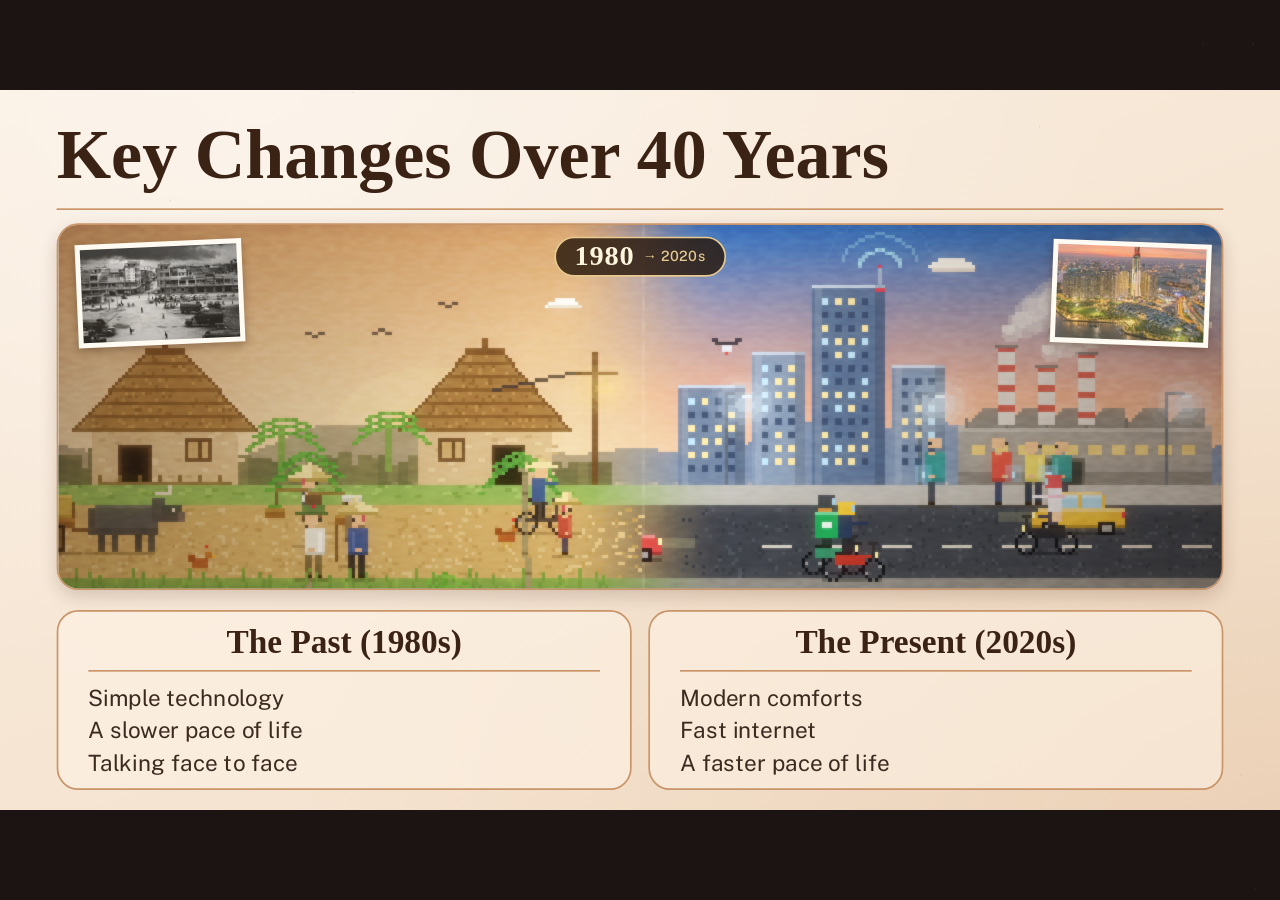
<file: slide8-anim.html>
<!DOCTYPE html>
<html lang="en">
<head>
  <meta charset="UTF-8">
  <meta name="viewport" content="width=device-width, initial-scale=1.0">
  <title>Slide 8 - key changes</title>
  <link rel="preconnect" href="https://fonts.googleapis.com">
  <link rel="preconnect" href="https://fonts.gstatic.com" crossorigin>
  <link href="https://fonts.googleapis.com/css2?family=Tinos:wght@400;700&family=Public+Sans:wght@400;500&display=swap" rel="stylesheet">
  <link rel="stylesheet" href="slides.css">
  <style>
    html, body { background: #1b1412; }
    body { padding: 0; overflow: hidden; }
    .deck { position: absolute; left: 0; top: 0; transform-origin: 0 0; zoom: 1; display: block; gap: 0; }
    /* Bố cục slide 8: dải cảnh rộng ở trên (1980 bên trái | 2020s bên phải), hai thẻ nằm ngay dưới mỗi nửa */
    .s8 .title { top: 34px; left: 68px; font-size: 84px; }
    .s8 .rule { top: 142px; left: 68px; right: 68px; }
    .vpanel { left: 68px; top: 160px; width: 1400px; height: 440px; border: 2px solid var(--line); border-radius: 26px; overflow: hidden;
              box-shadow: 0 8px 20px rgba(60,30,10,.18); background: #cfe6ee; }
    #scene { position: absolute; left: 0; top: 0; width: 1400px; height: 440px; image-rendering: pixelated; }
    .s8 .card { padding: 14px 36px 0; }
    .s8 .card h3 { font-size: 40px; padding-bottom: 10px; margin-bottom: 12px; }
    .s8 .card li { font: 400 27px/1.45 var(--sans); }
    .s8 .c1 { left: 68px; top: 624px; width: 690px; height: 216px; }
    .s8 .c2 { left: 778px; top: 624px; width: 690px; height: 216px; }
    .snap { margin: 0; background: #fffaf2; padding: 6px; box-shadow: 0 4px 10px rgba(60,30,10,.35); z-index: 3; }
    .snap img { display: block; width: 100%; height: 100%; object-fit: cover; }
    .sa { left: 92px; top: 182px; width: 200px; height: 124px; transform: rotate(-2.5deg); }
    .sb { left: 1262px; top: 182px; width: 190px; height: 124px; transform: rotate(2.2deg); }
    .yr { position: absolute; left: 50%; top: 14px; transform: translateX(-50%); z-index: 4; display: flex; align-items: center; gap: 10px;
          background: rgba(40,24,12,.82); color: #fff4dc; border: 2px solid #e8c98f; border-radius: 40px; padding: 4px 22px 6px;
          font: 700 34px/1 var(--serif); letter-spacing: 1px; white-space: nowrap; }
    .yr small { font: 500 17px/1 var(--sans); color: #e8c98f; letter-spacing: .5px; }
  </style>
</head>
<body>
<!--
  SLIDE 8 (động): MỘT dải cảnh pixel chia đôi, cùng một con đường chạy xuyên qua:
  nửa trái = làng 1980 (nhà tranh, xe đạp, người gánh, xe tải cũ, đèn dầu, trời hoàng hôn màu nâu ấm),
  nửa phải = 2020s (nhà cao tầng, nhà máy khói, ô tô, xe máy giao hàng, wifi, đèn đường LED, trời xanh).
  Bầu trời và mặt đường pha màu mượt qua đường phân chia; bảng năm 1980 -> 2020 chạy ở giữa.
  Cảnh vẽ bằng code trong <canvas id="scene"> (350x110 điểm ảnh, mỗi điểm = 4px). Mở với ?still=giây để dừng ở một khung hình.
-->
<main class="deck">
  <section class="slide s8" id="slide8">
    <h2 class="title">Key Changes Over 40 Years</h2>
    <hr class="rule">
    <div class="vpanel"><canvas id="scene" width="350" height="110"></canvas><div class="yr"><span id="yr">1980</span><small>&rarr; 2020s</small></div></div>
    <figure class="snap sa"><img src="assets/s8-past.jpg" alt="Street in the 1980s"></figure>
    <figure class="snap sb"><img src="assets/s8-present.jpg" alt="City skyline in the 2020s"></figure>
    <article class="card c1">
      <h3>The Past (1980s)</h3>
      <ul><li>Simple technology</li><li>A slower pace of life</li><li>Talking face to face</li></ul>
    </article>
    <article class="card c2">
      <h3>The Present (2020s)</h3>
      <ul><li>Modern comforts</li><li>Fast internet</li><li>A faster pace of life</li></ul>
    </article>
  </section>
</main>

<script>
(() => {
  const EMBED = location.search.includes('embed');
  const STILL = (/[?&]still=([\d.]+)/.exec(location.search) || [])[1];
  const HOLD = location.search.includes('hold');   // tải sẵn: vẽ khung đầu rồi chờ lệnh 'go'
  const deck = document.querySelector('.deck');
  function fit() {
    const k = EMBED ? Math.max(innerWidth / 1536, innerHeight / 864) : Math.min(innerWidth / 1536, innerHeight / 864);
    Object.assign(deck.style, { transform: 'scale(' + k + ')', left: ((innerWidth - 1536 * k) / 2) + 'px', top: ((innerHeight - 864 * k) / 2) + 'px' });
  }
  if (EMBED) document.body.style.cssText = 'background:transparent;padding:0;overflow:hidden';
  addEventListener('resize', fit); fit();

  const W = 350, H = 110, SEAM = 175;
  const cv = document.getElementById('scene'), g = cv.getContext('2d');
  const bgc = document.createElement('canvas'); bgc.width = W; bgc.height = H;
  const bg = bgc.getContext('2d');
  const mulberry = (a) => () => { a |= 0; a = a + 0x6D2B79F5 | 0; let t = Math.imul(a ^ a >>> 15, 1 | a); t = t + Math.imul(t ^ t >>> 7, 61 | t) ^ t; return ((t ^ t >>> 14) >>> 0) / 4294967296; };
  const srnd = mulberry(1980);
  let seed = 11;
  const rnd = () => { seed |= 0; seed = seed + 0x6D2B79F5 | 0; let t = Math.imul(seed ^ seed >>> 15, 1 | seed); t = t + Math.imul(t ^ t >>> 7, 61 | t) ^ t; return ((t ^ t >>> 14) >>> 0) / 4294967296; };
  const lerp = (a, b, t) => a + (b - a) * t;
  const hex = (h) => [parseInt(h.slice(1, 3), 16), parseInt(h.slice(3, 5), 16), parseInt(h.slice(5, 7), 16)];
  const mix = (a, b, t) => 'rgb(' + hex(a).map((v, i) => Math.round(lerp(v, hex(b)[i], t))).join(',') + ')';
  const R = (c, x, y, w, h, col) => { c.fillStyle = col; c.fillRect(Math.round(x), Math.round(y), w, h); };
  function px(c, x, y, col) { c.fillStyle = col; c.fillRect(Math.round(x), Math.round(y), 1, 1); }
  function line(fn, x0, y0, x1, y1) { const n = Math.max(Math.abs(x1 - x0), Math.abs(y1 - y0), 1); for (let i = 0; i <= n; i++) fn(Math.round(x0 + (x1 - x0) * i / n), Math.round(y0 + (y1 - y0) * i / n)); }
  const L = (c, x0, y0, x1, y1, col) => line((a, b) => px(c, a, b, col), x0, y0, x1, y1);
  const smooth = (a, b, x) => { const t = Math.max(0, Math.min(1, (x - a) / (b - a))); return t * t * (3 - 2 * t); };
  function ellipse(c, cx, cy, rx, ry, col) {
    c.fillStyle = col;
    for (let y = -ry; y <= ry; y++) { const w = Math.round(rx * Math.sqrt(1 - (y * y) / (ry * ry + 0.0001))); c.fillRect(Math.round(cx - w), Math.round(cy + y), w * 2, 1); }
  }
  function hut(c, x, base, w, flip) {
    const wallTop = base - 22, roofH = 24, roofTop = wallTop - roofH + 4;
    ellipse(c, x + w / 2, base, w / 2 + 3, 2, 'rgba(70,50,20,.25)');
    R(c, x + 4, wallTop, w - 8, 22, '#d6b688');                         // tường đất
    for (let k = 0; k < 40; k++) R(c, x + 4 + srnd() * (w - 8), wallTop + srnd() * 22, 2, 1, srnd() < 0.5 ? '#c4a373' : '#e4c99c');
    R(c, x + 4, wallTop, w - 8, 1, '#a98a5c');
    const dx = flip ? x + w - 22 : x + 12;
    R(c, dx, wallTop + 8, 10, 14, '#4a3320'); R(c, dx + 1, wallTop + 9, 8, 13, '#2f2014');         // cửa
    const wx = flip ? x + 10 : x + w - 20;
    R(c, wx, wallTop + 6, 8, 7, '#5a4128'); R(c, wx + 1, wallTop + 7, 6, 5, '#caa66e'); R(c, wx + 4, wallTop + 7, 1, 5, '#5a4128');   // cửa sổ
    for (let r = 0; r < roofH; r++) {                                   // mái lá: tam giác thô, vệt rơm
      const hw = Math.round(w / 2 - 2 + r * 0.28 - (roofH - r) * 0.9 * (w / 56) + (roofH - r) * 0.9 * (w / 56) - (roofH - r) * (w / 2 - 6) / roofH + 6);
      const half = Math.round(6 + r * ((w / 2 + 2) - 6) / (roofH - 1));
      const cx = x + w / 2;
      R(c, cx - half, roofTop + r, half * 2, 1, r % 4 === 3 ? '#7d5a30' : '#a07844');
      if (r % 4 !== 3) for (let k = 0; k < half / 3; k++) R(c, cx - half + srnd() * half * 2, roofTop + r, 1, 1, srnd() < 0.5 ? '#b88c52' : '#8a6535');
      R(c, cx - half, roofTop + r, 1, 1, '#6e4c28'); R(c, cx + half - 1, roofTop + r, 1, 1, '#6e4c28');
      void hw;
    }
    R(c, x + w / 2 - 6, roofTop - 1, 12, 2, '#6e4c28');                 // nóc
    R(c, x + w / 2 - 1, roofTop - 4, 2, 4, '#6e4c28');                  // chóp
  }
  function banana(c, x, base) {
    R(c, x, base - 16, 2, 16, '#7d9a4a');
    for (let k = 0; k < 6; k++) {
      const s = k < 3 ? -1 : 1, len = 8 + (k % 3) * 2;
      for (let i = 0; i < len; i++) { R(c, x + 1 + s * i, base - 18 + Math.round(i * i * 0.04) + (k % 3) * 2, 2, 1, i % 2 ? '#5d9a3c' : '#74b04a'); }
    }
  }

  function cloud(c, x, y, s) {
    const rows = [[3, 7], [1, 11], [0, 13], [1, 12]];
    rows.forEach(([a, w], i) => { R(c, x + a * s, y + i * s, Math.round(w * s), Math.max(1, Math.round(s)), i === 3 ? '#e8dcc8' : '#fffbf2'); });
    if (s > 1.1) R(c, x + 6 * s, y - 1 * s, Math.round(5 * s), Math.max(1, Math.round(s)), '#fffbf2');
  }
  function bamboo(c, x, h, t, ph) {
    const base = 134;
    for (let j = 0; j < 4; j++) {
      const bx = x + j * 4 + (j % 2), hh = h - j * 5, sw = Math.sin(t * 1.3 + ph + j);
      for (let y = 0; y < hh; y++) {
        const off = Math.round(sw * (y / hh) * (y / hh) * 3);
        R(c, bx + off, base - y, 2, 1, y % 9 === 0 ? '#3f6a22' : (y % 9 < 4 ? '#7fb246' : '#68a03a'));
      }
      const tx = bx + Math.round(sw * 3), ty = base - hh;
      for (let k = 0; k < 6; k++) {
        const s = k % 2 ? 1 : -1, len = 6 + (k % 3) * 2;
        for (let i = 0; i < len; i++) R(c, tx + s * i, ty + Math.round(i * 0.55) + (k >> 1) * 3 + Math.round(Math.sin(t * 2 + k + ph) * 0.6), 2, 1, i % 3 ? '#79b043' : '#5f9a34');
      }
    }
  }
  function areca(c, x, t) {                 // cây cau
    const base = 134, h = 66, sw = Math.sin(t * 1.1 + 1.7);
    for (let y = 0; y < h; y++) R(c, x + Math.round(sw * (y / h) * (y / h) * 2), base - y, 2, 1, y % 6 === 0 ? '#7a6a48' : '#9a8a64');
    const tx = x + Math.round(sw * 2), ty = base - h;
    for (let k = 0; k < 6; k++) {
      const s = k % 2 ? 1 : -1, len = 9 + (k % 3) * 2;
      for (let i = 0; i < len; i++) R(c, tx + s * i, ty + Math.round(i * i * 0.07) + (k >> 1) * 2 + Math.round(Math.sin(t * 2.2 + k) * 0.7), 2, 1, i % 2 ? '#4f8a35' : '#63a042');
    }
  }
  function chicken(c, x, y, t, ph) {
    const peck = Math.sin(t * 3 + ph) > 0.5 ? 2 : 0;
    R(c, x, y - 4, 5, 3, '#a8562a'); R(c, x - 1, y - 5, 2, 2, '#8a4220'); R(c, x + 4, y - 6 + peck, 2, 2, '#b86a30'); R(c, x + 4, y - 8 + peck, 1, 1, '#d33'); R(c, x + 6, y - 5 + peck, 1, 1, '#e8a030');
    R(c, x + 1, y - 1, 1, 2, '#c8a050'); R(c, x + 3, y - 1, 1, 2, '#c8a050');
  }
  function bird(c, b, t) {
    const x = Math.round(b.x), y = Math.round(b.y + Math.sin(t * 2 + b.p) * 2), up = Math.floor(t * 6 + b.p * 3) % 2;
    c.fillStyle = '#44403c';
    if (up) { c.fillRect(x - 3, y - 2, 2, 1); c.fillRect(x - 1, y - 1, 2, 1); c.fillRect(x + 1, y - 2, 2, 1); }
    else { c.fillRect(x - 3, y, 2, 1); c.fillRect(x - 1, y - 1, 2, 1); c.fillRect(x + 1, y, 2, 1); }
  }
  // ================= NGƯỜI (pixel) =================
  function person(o, t) {
    const d = o.d, k = o.k || 1, ph = o.ph, mv = o.moving;
    const sw = mv ? Math.sin(ph) : 0, bob = mv ? Math.abs(Math.cos(ph)) * 1.2 * k : 0;
    const X = Math.round(o.x), Y = Math.round(o.y);
    const r = (x, y, w, h, col) => {
      const px = d > 0 ? x : -x - w;
      g.fillStyle = col;
      g.fillRect(Math.round(X + px * k), Math.round(Y + y * k - bob), Math.max(1, Math.round(w * k)), Math.max(1, Math.round(h * k)));
    };
    g.fillStyle = 'rgba(60,40,15,.28)'; g.fillRect(Math.round(X - 6 * k), Y, Math.round(12 * k), 1);                  // bóng
    const s = Math.round(sw * 3 * k), lift1 = mv && Math.cos(ph) > 0 ? 1 : 0, lift2 = mv && Math.cos(ph) < 0 ? 1 : 0;
    const st = o.style;
    // chân (quần ống rộng) + dép
    r(-3 - s, -9 + lift2, 3, 9 - lift2, st.pantsD || st.pants); r(-3 - s, -1 - lift2 * 0, 3, 1, '#2b1d12');
    r(1 + s, -9 + lift1, 3, 9 - lift1, st.pants); r(1 + s, -1, 3, 1, '#2b1d12');
    if (o.cane) r(6, -14, 1, 14, '#6b4a2a');
    // tay xa
    r(-1 + Math.round(sw * 2.2 * k), -18, 2, 7, st.shirtD, 0);
    // thân áo + khăn
    r(-3, -19, 7, 10, st.shirt); r(-3, -10, 7, 1, st.shirtD); r(2, -18, 1, 8, st.shirtL);
    if (st.scarf) { r(-3, -19, 7, 1, '#ece8da'); r(-2, -19, 1, 1, '#555'); r(0, -19, 1, 1, '#555'); r(2, -19, 1, 1, '#555'); r(-3, -18, 1, 5, '#ece8da'); r(-3, -16, 1, 1, '#555'); }
    // tay gần
    r(-1 - Math.round(sw * 2.2 * k), -18, 2, 7, st.shirt); r(-1 - Math.round(sw * 2.2 * k), -11, 2, 1, '#e3b184');
    // đầu
    const hx = o.stoop ? 1 : 0;
    r(-1, -20, 3, 1, '#e3b184'); r(-2 + hx, -24, 5, 4, '#e8b98a'); r(2 + hx, -23, 1, 1, '#222');
    if (st.hat === 'non') {                                   // nón lá
      for (const [hy, hw] of [[-31, 1], [-30, 3], [-29, 5], [-28, 7], [-27, 11], [-26, 15]]) {
        r(-(hw >> 1) + hx, hy, hw, 1, '#f1dea4');
        if (hw > 1) r(1 + hx, hy, (hw >> 1), 1, hy > -28 ? '#d2b672' : '#dcc588');
      }
      r(-7 + hx, -25, 15, 1, '#a88b4a'); r(-2 + hx, -24, 1, 3, '#c9485a');
    } else if (st.hat === 'coi') {                            // mũ cối
      r(-3 + hx, -28, 7, 1, '#6a8a4c'); r(-4 + hx, -27, 9, 2, '#5f7e44'); r(-6 + hx, -25, 13, 1, '#465f32'); r(0 + hx, -27, 1, 1, '#d24');
    } else if (st.hat === 'khan') {                           // khăn đội đầu
      r(-3 + hx, -26, 7, 3, '#cfcab8'); r(-3 + hx, -26, 7, 1, '#e8e4d4'); r(-1 + hx, -24, 1, 1, '#555');
    }
    if (o.pole) {                                             // đòn gánh + 2 thúng
      const b = Math.round(Math.sin(ph * 2) * 1.2 * k);
      r(-13, -20 + b, 13, 1, '#8a6a3a'); r(0, -20 - b, 14, 1, '#8a6a3a');
      for (const [bx, by, sg] of [[-13, b, 1], [13, -b, 2]]) {
        r(bx, -19 + by, 1, 8, '#6b5530');
        r(bx - 3, -11 + by, 7, 3, '#8a5a2a'); r(bx - 3, -12 + by, 7, 1, '#aa7a3a'); r(bx - 2, -13 + by, 5, 1, sg === 1 ? '#5f9a3a' : '#d9b04a');
      }
    }
  }
  // ================= TRANG PHỤC (VN ~1980) =================
  const STY = {
    woman:  { shirt: '#6b4a32', shirtD: '#563a27', shirtL: '#7e5a40', pants: '#2c2724', hat: 'non', scarf: true },
    black:  { shirt: '#34302d', shirtD: '#27231f', shirtL: '#4a4540', pants: '#25201d', hat: 'non', scarf: true },
    indigo: { shirt: '#3d5382', shirtD: '#2f4068', shirtL: '#4f679c', pants: '#2c2724', hat: 'non', scarf: false },
    white:  { shirt: '#ebe6d6', shirtD: '#cfc9b6', shirtL: '#fffaf0', pants: '#6b5a3a', hat: 'coi', scarf: false },
    elder:  { shirt: '#8a6f4a', shirtD: '#715a3b', shirtL: '#9b8058', pants: '#2c2724', hat: 'khan', scarf: false },
    boy:    { shirt: '#c08a44', shirtD: '#a47235', shirtL: '#d09c56', pants: '#5a4a35', hat: 'non', scarf: false },
    kid:    { shirt: '#b84a3a', shirtD: '#9a3c2e', shirtL: '#c85e4c', pants: '#3a3a52', hat: 'non', scarf: false }
  };
  // ================= PHƯƠNG TIỆN (pixel) =================
  function veh(o, fn) {                       // vẽ với toạ độ cục bộ: x dương = phía mũi xe, y âm = lên trên
    const d = o.d, X = Math.round(o.x), Y = Math.round(o.y);
    const r = (x, y, w, h, col) => { g.fillStyle = col; g.fillRect(X + (d > 0 ? x : -x - w), Y + y, w, h); };
    fn(r, d);
  }
  function wheel(r, cx, cy, rad, ang, tire, spoke) {
    for (let i = 0; i < 14; i++) { const a = i / 14 * Math.PI * 2; r(Math.round(cx + Math.cos(a) * rad), Math.round(cy + Math.sin(a) * rad), 1, 1, tire); }
    r(Math.round(cx + Math.cos(ang) * (rad - 1)), Math.round(cy + Math.sin(ang) * (rad - 1)), 1, 1, spoke);
    r(Math.round(cx - Math.cos(ang) * (rad - 1)), Math.round(cy - Math.sin(ang) * (rad - 1)), 1, 1, spoke);
  }
  function bicycle(o, t) {
    veh(o, (r) => {
      const a = o.x * 0.35, pd = Math.round(Math.sin(a) * 2);
      r(-12, 0, 24, 1, 'rgba(60,40,15,.25)');
      wheel(r, -5, -3, 3, a, '#2b2622', '#8a8378'); wheel(r, 5, -3, 3, a, '#2b2622', '#8a8378');
      r(-5, -4, 10, 1, '#4a4038'); r(-1, -9, 1, 6, '#4a4038'); r(4, -9, 1, 6, '#4a4038'); r(-3, -9, 5, 1, '#4a4038'); r(3, -10, 3, 1, '#4a4038');
      r(-4, -10, 3, 1, '#2b1d12');
      r(-3 + pd, -8, 1, 5, o.pants); r(0, -8 - pd, 1, 5, o.pants);
      r(-3, -16, 4, 7, o.shirt); r(1, -15, 4, 1, o.shirt); r(2, -16, 1, 1, '#e3b184');
      r(-2, -19, 4, 3, '#e8b98a');
      if (o.hat) { r(-5, -20, 10, 1, '#f1dea4'); r(-3, -21, 6, 1, '#f1dea4'); r(-1, -22, 2, 1, '#dcc588'); }
    });
  }
  function bike(o, t) {                      // xe máy: người lái + (tuỳ chọn) thùng giao hàng
    veh(o, (r) => {
      const a = o.x * 0.5;
      r(-9, 0, 18, 1, 'rgba(0,0,0,.28)');
      wheel(r, -6, -3, 3, a, '#16171b', '#9a9a9a'); wheel(r, 6, -3, 3, a, '#16171b', '#9a9a9a');
      r(-5, -7, 9, 3, o.col); r(-5, -8, 5, 1, '#222'); r(3, -7, 3, 1, o.col); r(6, -10, 1, 4, '#333'); r(5, -11, 3, 1, '#333');
      r(7, -8, 1, 2, '#fff2a8');
      r(-3, -13, 3, 5, o.pants); r(-1, -11, 4, 1, o.pants);
      r(-4, -19, 4, 7, o.shirt); r(0, -17, 5, 1, o.shirt);
      r(-4, -23, 5, 4, o.helm); r(0, -22, 1, 2, '#9fd0e8');
      if (o.box) { r(-11, -20, 7, 8, '#22a85a'); r(-11, -20, 7, 1, '#6fd69b'); r(-9, -17, 3, 2, '#e9fff1'); }
      if (o.pill) { r(-4, -12, 3, 3, '#f0c8a0'); r(-5, -17, 5, 1, o.pill); }
    });
  }
  function car(o, t) {
    veh(o, (r) => {
      r(-14, 0, 28, 1, 'rgba(0,0,0,.3)');
      r(-14, -6, 28, 5, o.col); r(-14, -7, 26, 1, o.colL); r(-14, -2, 28, 1, o.colD);
      r(-8, -11, 15, 4, o.col); r(-7, -12, 12, 1, o.colL);
      r(-7, -11, 6, 4, '#9fd0e8'); r(0, -11, 6, 4, '#9fd0e8'); r(-7, -11, 6, 1, '#c7e6f4'); r(0, -11, 6, 1, '#c7e6f4');
      r(-11, -3, 5, 4, '#15161a'); r(6, -3, 5, 4, '#15161a'); r(-10, -2, 3, 2, '#9a9a9a'); r(7, -2, 3, 2, '#9a9a9a');
      r(13, -6, 1, 2, '#fff6b0'); r(-14, -6, 1, 2, '#e23b3b');
      g.fillStyle = 'rgba(255,246,176,.16)'; const X = Math.round(o.x); g.fillRect(o.d > 0 ? X + 14 : X - 24, Math.round(o.y) - 6, 10, 3);
    });
  }
  function truck(o, t) {                      // xe trâu kéo: trâu + xe thồ chất rơm (thay xe tải vì thập niên 1980 chưa có)
    const sw = Math.round(Math.sin(t * 5 + o.x * 0.1) * 2);
    veh(o, (r) => {
      r(-18, 0, 40, 1, 'rgba(50,35,15,.3)');
      // xe thồ
      r(-19, -9, 17, 2, '#8a5a2a'); r(-19, -10, 17, 1, '#a8743a'); r(-19, -15, 1, 5, '#6b4a2a'); r(-3, -15, 1, 5, '#6b4a2a');
      r(-18, -16, 15, 6, '#c9a64e'); r(-18, -17, 15, 1, '#dcbc62'); r(-16, -18, 9, 1, '#dcbc62'); r(-18, -11, 15, 1, '#a88838');
      r(-13, -8, 8, 8, '#3a2a18'); r(-12, -7, 6, 6, '#7a5a30'); r(-10, -5, 2, 2, '#3a2a18');
      // đòn kéo
      r(-3, -7, 11, 1, '#6b4a2a');
      // trâu
      r(5 - sw, -6, 2, 6, '#454039'); r(9 + sw, -6, 2, 6, '#4f4a43'); r(16 - sw, -6, 2, 6, '#454039'); r(20 + sw, -6, 2, 6, '#4f4a43');
      r(4, -14, 19, 9, '#5d5750'); r(4, -14, 19, 1, '#6f6860'); r(4, -7, 19, 2, '#4d4842');
      r(21, -16, 4, 7, '#57514a'); r(24, -14, 6, 5, '#4d4842'); r(29, -12, 2, 3, '#6a5a56'); r(27, -13, 1, 1, '#e8dcc4');
      r(22, -18, 5, 1, '#e8dcc4'); r(26, -20, 1, 3, '#e8dcc4');
      r(2, -13, 2, 8, '#4d4842');
    });
  }
  // ================= NỀN: một con đường, hai thời đại =================
  const BASE = 78;                                                     // chân nhà / mép vỉa hè
  const TOWER = { x: 237, y: 18 };
  const BLD = [[186, 20, 30, '#6f7f99'], [208, 16, 40, '#8394ad'], [226, 22, 60, '#5d6f8c'], [250, 16, 36, '#7a8ca6']];
  const WINDOWS = [];
  const CHIM = [[282, 36], [294, 42], [306, 38]];
  const skyL = (y) => mix('#d79f70', '#f6dfb4', y / 80), skyR = (y) => y < 50 ? mix('#3f6db5', '#e8a98c', y / 50) : mix('#e8a98c', '#fbd9a8', (y - 50) / 30);
  function drawBackground() {
    const c = bg;
    for (let x = 0; x < W; x++) {
      const m = smooth(SEAM - 26, SEAM + 26, x);
      for (let y = 0; y < BASE + 4; y += 2) { R(c, x, y, 1, 2, mix(hexOf(skyL(y)), hexOf(skyR(y)), m)); }
    }
    // mặt trời lặn mờ phía 1980
    c.globalAlpha = 0.22; ellipse(c, 112, 62, 30, 20, '#ffe6a8'); c.globalAlpha = 0.4; ellipse(c, 112, 66, 18, 12, '#ffd27a'); c.globalAlpha = 1; ellipse(c, 112, 68, 10, 7, '#ffcf80');
    // núi / đường chân trời (pha từ đồi sang đường bao toà nhà xa)
    for (let x = 0; x < W; x++) {
      const m = smooth(SEAM - 20, SEAM + 20, x);
      const y1 = 64 + Math.sin(x * 0.045) * 5 + Math.sin(x * 0.13 + 1) * 2;
      R(c, x, y1, 1, BASE - y1, mix('#a89678', '#7c8ba6', m));
    }
    for (let x = 0; x < SEAM - 10; x += 3) { const h = 5 + srnd() * 6; R(c, x, BASE - h, 4, h, srnd() < 0.5 ? '#6f6a48' : '#7d7650'); }
    // 1980: nhà tranh, chuối, hàng rào, cột gỗ có bóng đèn
    hut(c, 6, BASE + 2, 52, false); hut(c, 104, BASE + 2, 48, true);
    banana(c, 66, BASE - 2); banana(c, 98, BASE - 4);
    for (let x = 12; x < 52; x += 6) R(c, x, BASE - 3, 1, 6, '#7a5a34'); R(c, 12, BASE - 1, 40, 1, '#8c6b40');
    R(c, 160, 38, 2, BASE - 38 + 4, '#6b4a2a'); R(c, 154, 44, 14, 1, '#5a3a1e'); R(c, 164, 45, 1, 3, '#d9c28a');
    L(c, 130, 49, 154, 44, '#3d3a36');
    // 2020s: toà nhà kính, tháp, nhà máy
    for (const [bx, bw, bh, col] of BLD) {
      R(c, bx, BASE - bh, bw, bh, col); R(c, bx, BASE - bh, bw, 1, '#c9d6e8'); R(c, bx + bw - 3, BASE - bh, 3, bh, 'rgba(0,0,0,.16)'); R(c, bx + 1, BASE - bh + 1, 2, bh - 1, 'rgba(255,255,255,.12)');
      for (let wy = BASE - bh + 4; wy < BASE - 4; wy += 4) for (let wx = bx + 3; wx < bx + bw - 3; wx += 4) WINDOWS.push([wx, wy]);
    }
    R(c, TOWER.x + 9, TOWER.y - 6, 1, 8, '#9fb0c8'); R(c, TOWER.x + 8, TOWER.y + 1, 3, 1, '#e23b3b');
    // nhà máy: mái răng cưa, ống khói sọc đỏ trắng
    R(c, 270, 60, 76, BASE - 60, '#9c978f'); R(c, 270, 60, 76, 2, '#b4afa6'); R(c, 270, BASE - 4, 76, 4, '#7f7a72');
    for (let x = 272; x < 340; x += 12) { for (let k = 0; k < 6; k++) R(c, x + k, 55 + (6 - k) - 1, 12 - k, 1, '#827d75'); R(c, x, 58, 1, 3, '#6a665f'); }
    for (let x = 274; x < 344; x += 7) R(c, x, 66, 4, 3, '#e7c97a');
    R(c, 296, 70, 12, 8, '#5f5a52'); R(c, 297, 71, 10, 7, '#3a3733');
    for (const [cx, top] of CHIM) { R(c, cx, top, 5, 60 - top, '#d8d4cc'); for (let y = top; y < 58; y += 6) R(c, cx, y, 5, 2, '#c0463a'); R(c, cx - 1, top, 7, 1, '#6a665f'); }
    // mặt đất: hoà dần từ đất làng + cỏ sang vỉa hè + nhựa đường
    for (let x = 0; x < W; x++) {
      const m = smooth(SEAM - 26, SEAM + 26, x);
      R(c, x, BASE, 1, 6, mix('#8fae5c', '#b9b6ae', m));
      R(c, x, BASE + 6, 1, 22, mix('#cba56a', '#44474e', m));
      R(c, x, BASE + 28, 1, 4, mix('#7f9f4c', '#8f8c85', m));
    }
    for (let k = 0; k < 500; k++) { const x = srnd() * SEAM, y = BASE + 7 + srnd() * 20; R(c, x, y, 1 + (srnd() < 0.3 ? 1 : 0), 1, srnd() < 0.5 ? '#bb9559' : '#dcbd86'); }
    for (let k = 0; k < 400; k++) { const x = SEAM + 10 + srnd() * (W - SEAM - 10), y = BASE + 7 + srnd() * 20; R(c, x, y, 1, 1, srnd() < 0.5 ? '#3b3d43' : '#51545b'); }
    R(c, 0, BASE, SEAM - 24, 2, '#8fae5c'); for (let k = 0; k < 60; k++) R(c, srnd() * (SEAM - 20), BASE + srnd() * 3, 2, 1, srnd() < 0.5 ? '#7d9c4c' : '#a2c06a');
    // đèn đường LED
    for (const lx of [200, 258, 332]) { R(c, lx, 50, 1, BASE - 50, '#5e6670'); R(c, lx, 50, 6, 1, '#5e6670'); R(c, lx + 5, 51, 3, 1, '#e8f4ff'); }
    // đường ranh: vệt mờ nơi hai thời đại gặp nhau
    for (let y = 0; y < H; y++) { const a = 0.10 + 0.05 * Math.sin(y * 0.9); R(c, SEAM, y, 1, 1, 'rgba(255,244,220,' + a + ')'); }
  }
  function hexOf(rgb) { const m = /(\d+),(\d+),(\d+)/.exec(rgb); return '#' + [1, 2, 3].map((i) => (+m[i]).toString(16).padStart(2, '0')).join(''); }
  function halo(c, x, y, r, col, a) { for (let i = 4; i >= 1; i--) { c.globalAlpha = a * (5 - i) / 5 * 0.55; ellipse(c, x, y, r * i / 4, r * i / 4 * 0.8, col); } c.globalAlpha = 1; }
  // ================= HOẠT ĐỘNG =================
  const MOD = {
    pp: { shirt: '#d9503f', shirtD: '#b13c2e', shirtL: '#ea6a58', pants: '#2d3a5a', hat: null },
    pb: { shirt: '#3b8f8a', shirtD: '#2d7570', shirtL: '#52a8a2', pants: '#3a3a42', hat: null },
    pg: { shirt: '#e6d36a', shirtD: '#c9b552', shirtL: '#f3e48a', pants: '#27303f', hat: null }
  };
  const clouds = [{ x: 30, y: 12, s: 1, v: 1.4 }, { x: 140, y: 22, s: 0.8, v: 1.0 }, { x: 250, y: 10, s: 1.1, v: 1.8 }, { x: 330, y: 28, s: 0.7, v: 1.2 }];
  const birds = [{ x: 60, y: 30, p: 0, v: 6 }, { x: 80, y: 26, p: 1.5, v: 6 }, { x: 40, y: 36, p: 3, v: 6 }];
  const L_ACT = [   // phía 1980 (cắt ở đường phân chia)
    { k: 'walk', x: 20, y: 96, d: 1, v: 9, style: STY.woman, pole: true, sc: 0.8 },
    { k: 'walk', x: 120, y: 102, d: -1, v: 5, style: STY.elder, cane: true, stoop: true, sc: 0.8 },
    { k: 'walk', x: 60, y: 99, d: 1, v: 15, style: STY.kid, sc: 0.62 },
    { k: 'stand', x: 76, y: 106, d: 1, style: STY.white, sc: 0.8 }, { k: 'stand', x: 90, y: 106, d: -1, style: STY.indigo, sc: 0.8 },
    { k: 'bic', x: 10, y: 92, d: 1, v: 22, pants: '#2c2724', shirt: '#3d5382', hat: true },
    { k: 'bic', x: 100, y: 105, d: 1, v: 17, pants: '#5a4a35', shirt: '#ebe6d6', hat: false },
    { k: 'truck', x: -30, y: 98, d: 1, v: 6 }
  ];
  const R_ACT = [   // phía 2020s
    { k: 'car', x: 230, y: 100, d: 1, v: 34, col: '#d94a4a', colL: '#ee7a7a', colD: '#9b2f2f' },
    { k: 'car', x: 330, y: 92, d: -1, v: 30, col: '#e9e9ee', colL: '#ffffff', colD: '#b9b9c4' },
    { k: 'car', x: 190, y: 92, d: -1, v: 26, col: '#2f5fb8', colL: '#5a86d8', colD: '#1f4388' },
    { k: 'bike', x: 200, y: 106, d: 1, v: 52, col: '#c0392b', shirt: '#2d3a5a', pants: '#2a2a30', helm: '#f2c335', box: true },
    { k: 'bike', x: 300, y: 98, d: -1, v: 46, col: '#2b2b30', shirt: '#e6e6ea', pants: '#34344a', helm: '#d94a4a', pill: '#e6b8c8' },
    { k: 'bike', x: 260, y: 104, d: 1, v: 40, col: '#3a8f6a', shirt: '#d98a3a', pants: '#2a2a30', helm: '#3a3a42', box: false },
    { k: 'walk', x: 215, y: 84, d: 1, v: 11, style: MOD.pp, sc: 0.8, phone: true },
    { k: 'walk', x: 330, y: 84, d: -1, v: 11, style: MOD.pb, sc: 0.8, phone: true },
    { k: 'stand', x: 292, y: 84, d: 1, style: MOD.pg, sc: 0.8, phone: true }, { k: 'stand', x: 301, y: 84, d: -1, style: MOD.pb, sc: 0.8, phone: true }
  ];
  const puffs = [], arcs = [];
  let puffT = 0, arcT = 0;
  const CARC = ['#d94a4a', '#e9e9ee', '#2f5fb8', '#e6b53a', '#3a8f6a', '#7a4fb0', '#2b2b30'];
  function stepScene(dt, t) {
    clouds.forEach((c) => { c.x += c.v * dt; if (c.x > W + 30) c.x = -40; });
    birds.forEach((b) => { b.x += b.v * dt; if (b.x > SEAM + 20) { b.x = -10; } });
    puffT -= dt;
    if (puffT <= 0) { puffT = 0.55; for (const [cx, top] of CHIM) puffs.push({ x: cx + 2, y: top - 2, a: 0, r: 2 }); }
    for (let i = puffs.length - 1; i >= 0; i--) { const p = puffs[i]; p.a += dt; p.y -= 5 * dt; p.x += (4 + p.a * 3) * dt; p.r = 2 + p.a * 3.2; if (p.a > 5) puffs.splice(i, 1); }
    arcT -= dt; if (arcT <= 0) { arcT = 0.7; arcs.push({ a: 0 }); }
    for (let i = arcs.length - 1; i >= 0; i--) { arcs[i].a += dt; if (arcs[i].a > 2.1) arcs.splice(i, 1); }
  }
  function stepActors(dt, t) {
    for (const o of L_ACT) {
      if (o.k === 'stand') continue;
      o.x += o.d * o.v * dt; if (o.k === 'walk') o.ph = (o.ph || 0) + dt * (o.v > 12 ? 11 : 7);
      if (o.d > 0 && o.x > SEAM + 40) o.x = -40 - rnd() * 40;
      if (o.d < 0 && o.x < -40) o.x = SEAM + 30 + rnd() * 30;
    }
    for (const o of R_ACT) {
      if (o.k === 'stand') continue;
      o.x += o.d * o.v * dt; if (o.k === 'walk') o.ph = (o.ph || 0) + dt * 7;
      if (o.d > 0 && o.x > W + 40) { o.x = SEAM - 40 - rnd() * 30; if (o.k === 'car') { const i = Math.floor(rnd() * CARC.length); o.col = CARC[i]; o.colL = mix(CARC[i], '#ffffff', 0.35); o.colD = mix(CARC[i], '#000000', 0.3); } }
      if (o.d < 0 && o.x < SEAM - 40) { o.x = W + 40 + rnd() * 40; if (o.k === 'car') { const i = Math.floor(rnd() * CARC.length); o.col = CARC[i]; o.colL = mix(CARC[i], '#ffffff', 0.35); o.colD = mix(CARC[i], '#000000', 0.3); } }
    }
  }
  function actor(o, t) {
    if (o.k === 'walk' || o.k === 'stand') {
      const moving = o.k === 'walk', b = o.k === 'stand' ? Math.sin(t * 1.6 + o.x) : 0;
      person({ x: o.x, y: o.y, d: o.d, k: o.sc, ph: o.ph || 0, moving, style: o.style, pole: o.pole, cane: o.cane, stoop: o.stoop }, t);
      if (o.phone) {                                         // điện thoại: ô sáng xanh trước ngực + quầng sáng
        const X = Math.round(o.x + o.d * 5 * o.sc), Y = Math.round(o.y - 12 * o.sc);
        g.fillStyle = 'rgba(150,220,255,.28)'; g.fillRect(X - 2, Y - 2, 5, 5); R(g, X, Y, 1, 2, '#bfe8ff');
      }
      if (o.k === 'stand' && !o.phone && Math.sin(t * 2.2 + o.x) > 0.3) {    // hai người nói chuyện: tay vung nhẹ (bong bóng thoại)
        const X = Math.round(o.x + o.d * 4), Y = Math.round(o.y - 28);
        R(g, X, Y, 4, 3, '#fffaf0'); R(g, X + (o.d > 0 ? 0 : 3), Y + 3, 1, 1, '#fffaf0'); px(g, X + 1, Y + 1, '#8a6a3a'); px(g, X + 2, Y + 1, '#8a6a3a');
      }
    } else if (o.k === 'bic') bicycle({ x: o.x, y: o.y, d: o.d, pants: o.pants, shirt: o.shirt, hat: o.hat }, t);
    else if (o.k === 'bike') bike(o, t);
    else if (o.k === 'car') car(o, t);
    else if (o.k === 'truck') {
      truck(o, t);
    }
  }
  function sideDraw(x0, x1, list, t) {
    g.save(); g.beginPath(); g.rect(x0, 0, x1 - x0, H); g.clip();
    list.slice().sort((a, b) => a.y - b.y).forEach((o) => actor(o, t));
    g.restore();
  }
  function draw(t) {
    g.drawImage(bgc, 0, 0);
    clouds.forEach((c) => cloud(g, c.x, c.y, c.s));
    g.save(); g.beginPath(); g.rect(0, 0, SEAM - 4, H); g.clip(); birds.forEach((b) => bird(g, b, t)); g.restore();
    // cây tre, cau, gà phía làng (trước nhà, sau người)
    g.save(); g.beginPath(); g.rect(0, 0, SEAM - 8, H); g.clip(); areca(g, 74, t); areca(g, 140, t + 2); bamboo(g, 112, 30, t, 6.4); chicken(g, 40, 104, t, 0); chicken(g, 132, 96, t, 2.2); g.restore();
    // cửa sổ toà nhà: lác đác sáng đèn
    WINDOWS.forEach((w, i) => { const on = Math.sin(i * 12.9898 + Math.floor(t * 0.4 + i * 0.37) * 4.1) > -0.15; R(g, w[0], w[1], 2, 2, on ? (i % 3 ? '#ffe9a0' : '#bfe6ff') : '#3e4a63'); });
    // khói ống khói
    puffs.forEach((p) => { g.globalAlpha = Math.max(0, 0.55 - p.a * 0.11); ellipse(g, p.x, p.y, p.r, p.r * 0.8, '#d9d4cf'); ellipse(g, p.x - 1, p.y - 1, p.r * 0.6, p.r * 0.5, '#efeae4'); }); g.globalAlpha = 1;
    // wifi từ đỉnh tháp
    const wx = TOWER.x + 9, wy = TOWER.y - 6;
    arcs.forEach((a) => { const rr = 3 + a.a * 7; g.globalAlpha = Math.max(0, 0.9 - a.a * 0.43); for (let i = 0; i <= 26; i++) { const an = -Math.PI * 0.9 + i / 26 * Math.PI * 0.8; px(g, wx + Math.cos(an) * rr, wy + Math.sin(an) * rr + 2, '#b6ecff'); } }); g.globalAlpha = 1;
    R(g, wx, wy, 1, 1, '#e23b3b');
    // drone giao hàng bay ngang nhà cao tầng
    const dx = 190 + ((t * 9) % 170), dy = 34 + Math.sin(t * 2) * 1.5;
    R(g, dx - 3, dy, 7, 1, '#2a2d33'); R(g, dx - 4, dy - 1, 2, 1, '#2a2d33'); R(g, dx + 3, dy - 1, 2, 1, '#2a2d33'); R(g, dx - 1, dy + 1, 3, 2, '#e8e8ee'); px(g, dx, dy + 3, '#e23b3b');
    if (Math.floor(t * 20) % 2) { px(g, dx - 4, dy - 2, '#9fb0c8'); px(g, dx + 4, dy - 2, '#9fb0c8'); }
    // vạch kẻ đường chạy
    g.save(); g.beginPath(); g.rect(SEAM + 28, 0, W - SEAM - 28, H); g.clip();
    for (let x = -14 + ((t * 24) % 18); x < W; x += 18) R(g, x, 96, 9, 1, '#d9d6c8');
    g.restore();
    sideDraw(0, SEAM, L_ACT, t);
    sideDraw(SEAM, W, R_ACT, t);
    // ánh đèn: bóng đèn dầu/bóng tròn mờ (1980) vs đèn LED trắng (2020s)
    halo(g, 164, 48, 12, '#ffd98a', 0.6 + 0.12 * Math.sin(t * 7) * Math.sin(t * 3.1));
    for (const lx of [200, 258, 332]) halo(g, lx + 6, 53, 11, '#dff1ff', 0.8);
    // cỏ tiền cảnh bên làng
    for (let i = 0; i < 40; i++) {
      const x = i * 4.2 + (i % 3), h = 4 + (i * 7 % 4), sw = Math.sin(t * 2 + i * 0.7) * 1.2;
      for (let y = 0; y < h; y++) R(g, x + Math.round(sw * y / h * 1.5), 109 - y, 1, 1, i % 4 ? '#6f9440' : '#87ac4e');
    }
    // bảng năm 1980 -> 2020 chạy dọc theo thời gian
    const cyc = t % 14, yr = 1980 + Math.floor(40 * smooth(0.6, 8.5, cyc));
    if (yrEl.textContent !== String(yr)) yrEl.textContent = yr;
  }
  const yrEl = document.getElementById('yr');

  drawBackground();
  let t = 0, last = 0, acc = 0;
  const FIX = 1 / 60;
  function stepAll(dt) { t += dt; stepScene(dt, t); stepActors(dt, t); }
  for (let i = 0; i < 300; i++) stepAll(FIX);                          // khởi động trước để cảnh đã có xe, khói
  t = 0;
  function loop(now) {
    acc += Math.min(0.1, (now - last) / 1000); last = now;
    while (acc >= FIX) { stepAll(FIX); acc -= FIX; }
    draw(t);
    requestAnimationFrame(loop);
  }
  if (STILL) { const n = Math.round(parseFloat(STILL) / FIX); for (let i = 0; i < n; i++) stepAll(FIX); draw(t); window.__ready = true; }
  else if (HOLD) { draw(t); parent.postMessage({ type: 'hold-ready' }, '*'); addEventListener('message', function go(ev) { if (ev.data && ev.data.type === 'go') { removeEventListener('message', go); last = performance.now(); requestAnimationFrame(loop); } }); }
  else { last = performance.now(); requestAnimationFrame(loop); }
  addEventListener('keydown', (e) => {
    if (!EMBED || window.parent === window) return;
    if (e.key === 'Backspace') e.preventDefault();
    window.parent.postMessage({ type: 'slide-key', key: e.key }, '*');
  });

})();

</script>
<script src="fx-post.js"></script>
<script>PostFX.attach('#scene',{bloom:.4,soft:.4,vign:.5,grade:'rgba(255,190,130,.08)'});</script>
<script src="textfx.js"></script>
<script>TextFX.init({ theme: 'sepia', map: { '.c2': 'glitch', '.title': ['sepia', 'glitch'] } });</script>
</body>
</html>
</file>
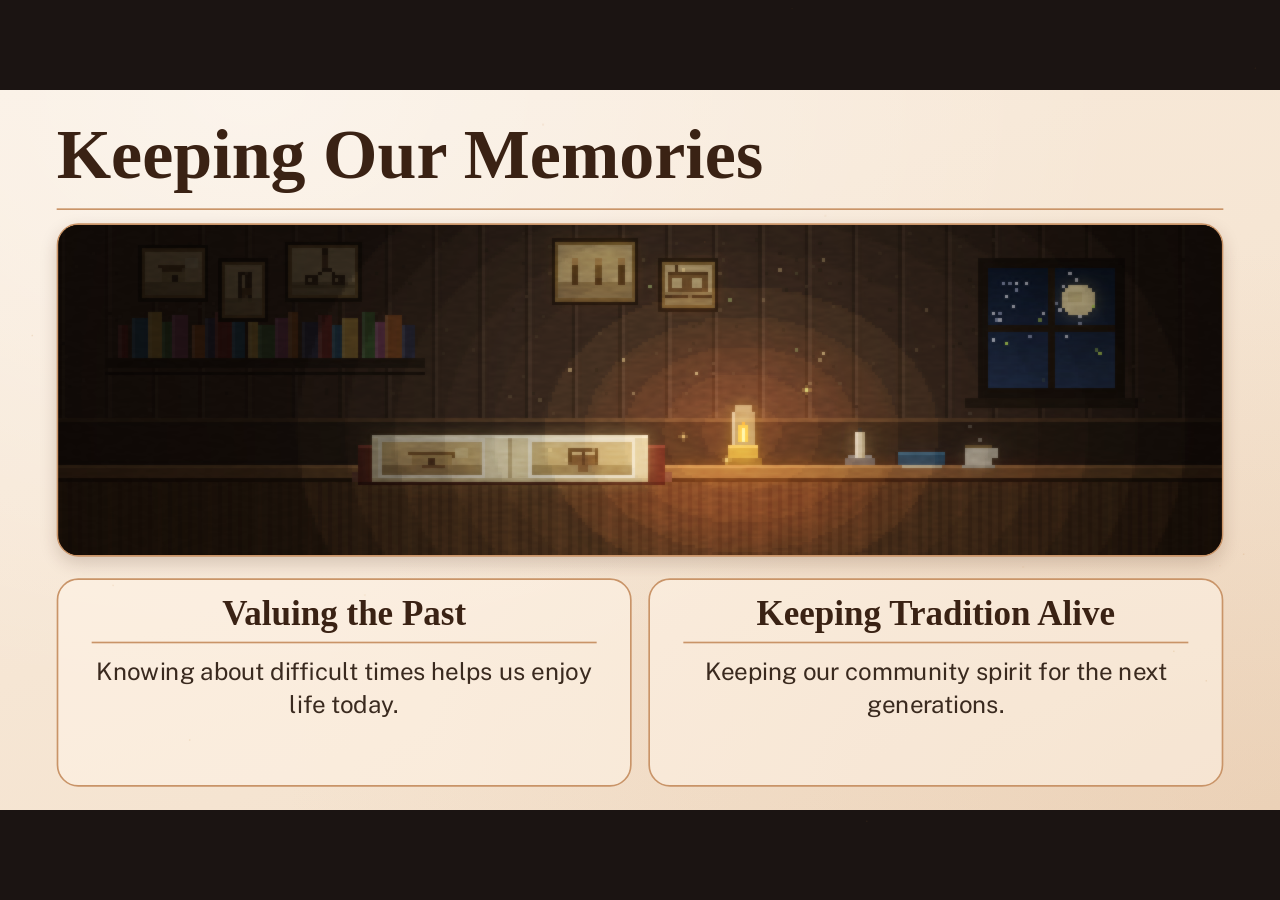
<file: slide9-anim.html>
<!DOCTYPE html>
<html lang="en">
<head>
  <meta charset="UTF-8">
  <meta name="viewport" content="width=device-width, initial-scale=1.0">
  <title>Slide 9 - preserving memories</title>
  <link rel="preconnect" href="https://fonts.googleapis.com">
  <link rel="preconnect" href="https://fonts.gstatic.com" crossorigin>
  <link href="https://fonts.googleapis.com/css2?family=Tinos:wght@400;700&family=Public+Sans:wght@400;500&display=swap" rel="stylesheet">
  <link rel="stylesheet" href="slides.css">
  <style>
    html, body { background: #1b1412; }
    body { padding: 0; overflow: hidden; }
    .deck { position: absolute; left: 0; top: 0; transform-origin: 0 0; zoom: 1; display: block; gap: 0; }
    /* Bố cục slide 9: phòng ký ức rộng ở trên, hai thẻ ý chính nằm ngay dưới */
    .s9 .title { top: 34px; left: 68px; font-size: 84px; }
    .s9 .rule { top: 142px; left: 68px; right: 68px; }
    .vpanel { left: 68px; top: 160px; width: 1400px; height: 400px; border: 2px solid var(--line); border-radius: 26px; overflow: hidden;
              box-shadow: 0 8px 20px rgba(60,30,10,.18); background: #2a1c12; }
    #scene { position: absolute; left: 0; top: 0; width: 1400px; height: 400px; image-rendering: pixelated; }
    .s9 .card { position: absolute; padding: 16px 40px 0; align-items: stretch; justify-content: flex-start; text-align: center; }
    .s9 .card h3 { font-size: 42px; padding-bottom: 10px; margin-bottom: 14px; border-bottom: 2px solid var(--line); }
    .s9 .card p { font: 400 29px/1.35 var(--sans); max-width: none; }
    .s9 .c1 { left: 68px; top: 586px; width: 690px; height: 250px; }
    .s9 .c2 { left: 778px; top: 586px; width: 690px; height: 250px; }
  </style>
</head>
<body>
<!--
  SLIDE 9 (động): căn phòng ký ức ban đêm - bàn gỗ, cuốn album ảnh cũ tự lật trang (nhà tranh, giếng, xe đạp, trẻ chơi, xe điện),
  đèn dầu chập chờn, hạt sáng bay lên, đom đóm ngoài cửa sổ. Mỗi 22 giây ngọn lửa truyền từ đèn dầu sang cây nến nhỏ:
  "giữ lửa" cho thế hệ sau. Cảnh vẽ bằng code trong <canvas id="scene"> (350x100 điểm ảnh, mỗi điểm = 4px).
  Mở với ?still=giây để dừng ở một khung hình.
-->
<main class="deck">
  <section class="slide s9" id="slide9">
    <h2 class="title">Keeping Our Memories</h2>
    <hr class="rule">
    <div class="vpanel"><canvas id="scene" width="350" height="100"></canvas></div>
    <article class="card c1"><h3>Valuing the Past</h3><p>Knowing about difficult times helps us enjoy life today.</p></article>
    <article class="card c2"><h3>Keeping Tradition Alive</h3><p>Keeping our community spirit for the next generations.</p></article>
  </section>
</main>

<script>
(() => {
  const EMBED = location.search.includes('embed');
  const STILL = (/[?&]still=([\d.]+)/.exec(location.search) || [])[1];
  const HOLD = location.search.includes('hold');   // tải sẵn: vẽ khung đầu rồi chờ lệnh 'go'
  const deck = document.querySelector('.deck');
  function fit() {
    const k = EMBED ? Math.max(innerWidth / 1536, innerHeight / 864) : Math.min(innerWidth / 1536, innerHeight / 864);
    Object.assign(deck.style, { transform: 'scale(' + k + ')', left: ((innerWidth - 1536 * k) / 2) + 'px', top: ((innerHeight - 864 * k) / 2) + 'px' });
  }
  if (EMBED) document.body.style.cssText = 'background:transparent;padding:0;overflow:hidden';
  addEventListener('resize', fit); fit();

  const W = 350, H = 100;
  const cv = document.getElementById('scene'), g = cv.getContext('2d');
  const bgc = document.createElement('canvas'); bgc.width = W; bgc.height = H;
  const bg = bgc.getContext('2d');
  const mulberry = (a) => () => { a |= 0; a = a + 0x6D2B79F5 | 0; let t = Math.imul(a ^ a >>> 15, 1 | a); t = t + Math.imul(t ^ t >>> 7, 61 | t) ^ t; return ((t ^ t >>> 14) >>> 0) / 4294967296; };
  const srnd = mulberry(1980);
  let seed = 11;
  const rnd = () => { seed |= 0; seed = seed + 0x6D2B79F5 | 0; let t = Math.imul(seed ^ seed >>> 15, 1 | seed); t = t + Math.imul(t ^ t >>> 7, 61 | t) ^ t; return ((t ^ t >>> 14) >>> 0) / 4294967296; };
  const lerp = (a, b, t) => a + (b - a) * t;
  const hex = (h) => [parseInt(h.slice(1, 3), 16), parseInt(h.slice(3, 5), 16), parseInt(h.slice(5, 7), 16)];
  const mix = (a, b, t) => 'rgb(' + hex(a).map((v, i) => Math.round(lerp(v, hex(b)[i], t))).join(',') + ')';
  const R = (c, x, y, w, h, col) => { c.fillStyle = col; c.fillRect(Math.round(x), Math.round(y), w, h); };
  function px(c, x, y, col) { c.fillStyle = col; c.fillRect(Math.round(x), Math.round(y), 1, 1); }
  function line(fn, x0, y0, x1, y1) { const n = Math.max(Math.abs(x1 - x0), Math.abs(y1 - y0), 1); for (let i = 0; i <= n; i++) fn(Math.round(x0 + (x1 - x0) * i / n), Math.round(y0 + (y1 - y0) * i / n)); }
  const L = (c, x0, y0, x1, y1, col) => line((a, b) => px(c, a, b, col), x0, y0, x1, y1);
  const smooth = (a, b, x) => { const t = Math.max(0, Math.min(1, (x - a) / (b - a))); return t * t * (3 - 2 * t); };
  function ellipse(c, cx, cy, rx, ry, col) {
    c.fillStyle = col;
    for (let y = -ry; y <= ry; y++) { const w = Math.round(rx * Math.sqrt(1 - (y * y) / (ry * ry + 0.0001))); c.fillRect(Math.round(cx - w), Math.round(cy + y), w * 2, 1); }
  }
  function hut(c, x, base, w, flip) {
    const wallTop = base - 22, roofH = 24, roofTop = wallTop - roofH + 4;
    ellipse(c, x + w / 2, base, w / 2 + 3, 2, 'rgba(70,50,20,.25)');
    R(c, x + 4, wallTop, w - 8, 22, '#d6b688');                         // tường đất
    for (let k = 0; k < 40; k++) R(c, x + 4 + srnd() * (w - 8), wallTop + srnd() * 22, 2, 1, srnd() < 0.5 ? '#c4a373' : '#e4c99c');
    R(c, x + 4, wallTop, w - 8, 1, '#a98a5c');
    const dx = flip ? x + w - 22 : x + 12;
    R(c, dx, wallTop + 8, 10, 14, '#4a3320'); R(c, dx + 1, wallTop + 9, 8, 13, '#2f2014');         // cửa
    const wx = flip ? x + 10 : x + w - 20;
    R(c, wx, wallTop + 6, 8, 7, '#5a4128'); R(c, wx + 1, wallTop + 7, 6, 5, '#caa66e'); R(c, wx + 4, wallTop + 7, 1, 5, '#5a4128');   // cửa sổ
    for (let r = 0; r < roofH; r++) {                                   // mái lá: tam giác thô, vệt rơm
      const hw = Math.round(w / 2 - 2 + r * 0.28 - (roofH - r) * 0.9 * (w / 56) + (roofH - r) * 0.9 * (w / 56) - (roofH - r) * (w / 2 - 6) / roofH + 6);
      const half = Math.round(6 + r * ((w / 2 + 2) - 6) / (roofH - 1));
      const cx = x + w / 2;
      R(c, cx - half, roofTop + r, half * 2, 1, r % 4 === 3 ? '#7d5a30' : '#a07844');
      if (r % 4 !== 3) for (let k = 0; k < half / 3; k++) R(c, cx - half + srnd() * half * 2, roofTop + r, 1, 1, srnd() < 0.5 ? '#b88c52' : '#8a6535');
      R(c, cx - half, roofTop + r, 1, 1, '#6e4c28'); R(c, cx + half - 1, roofTop + r, 1, 1, '#6e4c28');
      void hw;
    }
    R(c, x + w / 2 - 6, roofTop - 1, 12, 2, '#6e4c28');                 // nóc
    R(c, x + w / 2 - 1, roofTop - 4, 2, 4, '#6e4c28');                  // chóp
  }
  function banana(c, x, base) {
    R(c, x, base - 16, 2, 16, '#7d9a4a');
    for (let k = 0; k < 6; k++) {
      const s = k < 3 ? -1 : 1, len = 8 + (k % 3) * 2;
      for (let i = 0; i < len; i++) { R(c, x + 1 + s * i, base - 18 + Math.round(i * i * 0.04) + (k % 3) * 2, 2, 1, i % 2 ? '#5d9a3c' : '#74b04a'); }
    }
  }

  function cloud(c, x, y, s) {
    const rows = [[3, 7], [1, 11], [0, 13], [1, 12]];
    rows.forEach(([a, w], i) => { R(c, x + a * s, y + i * s, Math.round(w * s), Math.max(1, Math.round(s)), i === 3 ? '#e8dcc8' : '#fffbf2'); });
    if (s > 1.1) R(c, x + 6 * s, y - 1 * s, Math.round(5 * s), Math.max(1, Math.round(s)), '#fffbf2');
  }
  function bamboo(c, x, h, t, ph) {
    const base = 134;
    for (let j = 0; j < 4; j++) {
      const bx = x + j * 4 + (j % 2), hh = h - j * 5, sw = Math.sin(t * 1.3 + ph + j);
      for (let y = 0; y < hh; y++) {
        const off = Math.round(sw * (y / hh) * (y / hh) * 3);
        R(c, bx + off, base - y, 2, 1, y % 9 === 0 ? '#3f6a22' : (y % 9 < 4 ? '#7fb246' : '#68a03a'));
      }
      const tx = bx + Math.round(sw * 3), ty = base - hh;
      for (let k = 0; k < 6; k++) {
        const s = k % 2 ? 1 : -1, len = 6 + (k % 3) * 2;
        for (let i = 0; i < len; i++) R(c, tx + s * i, ty + Math.round(i * 0.55) + (k >> 1) * 3 + Math.round(Math.sin(t * 2 + k + ph) * 0.6), 2, 1, i % 3 ? '#79b043' : '#5f9a34');
      }
    }
  }
  function areca(c, x, t) {                 // cây cau
    const base = 134, h = 66, sw = Math.sin(t * 1.1 + 1.7);
    for (let y = 0; y < h; y++) R(c, x + Math.round(sw * (y / h) * (y / h) * 2), base - y, 2, 1, y % 6 === 0 ? '#7a6a48' : '#9a8a64');
    const tx = x + Math.round(sw * 2), ty = base - h;
    for (let k = 0; k < 6; k++) {
      const s = k % 2 ? 1 : -1, len = 9 + (k % 3) * 2;
      for (let i = 0; i < len; i++) R(c, tx + s * i, ty + Math.round(i * i * 0.07) + (k >> 1) * 2 + Math.round(Math.sin(t * 2.2 + k) * 0.7), 2, 1, i % 2 ? '#4f8a35' : '#63a042');
    }
  }
  function chicken(c, x, y, t, ph) {
    const peck = Math.sin(t * 3 + ph) > 0.5 ? 2 : 0;
    R(c, x, y - 4, 5, 3, '#a8562a'); R(c, x - 1, y - 5, 2, 2, '#8a4220'); R(c, x + 4, y - 6 + peck, 2, 2, '#b86a30'); R(c, x + 4, y - 8 + peck, 1, 1, '#d33'); R(c, x + 6, y - 5 + peck, 1, 1, '#e8a030');
    R(c, x + 1, y - 1, 1, 2, '#c8a050'); R(c, x + 3, y - 1, 1, 2, '#c8a050');
  }
  function bird(c, b, t) {
    const x = Math.round(b.x), y = Math.round(b.y + Math.sin(t * 2 + b.p) * 2), up = Math.floor(t * 6 + b.p * 3) % 2;
    c.fillStyle = '#44403c';
    if (up) { c.fillRect(x - 3, y - 2, 2, 1); c.fillRect(x - 1, y - 1, 2, 1); c.fillRect(x + 1, y - 2, 2, 1); }
    else { c.fillRect(x - 3, y, 2, 1); c.fillRect(x - 1, y - 1, 2, 1); c.fillRect(x + 1, y, 2, 1); }
  }
  // ================= NGƯỜI (pixel) =================
  function person(o, t) {
    const d = o.d, k = o.k || 1, ph = o.ph, mv = o.moving;
    const sw = mv ? Math.sin(ph) : 0, bob = mv ? Math.abs(Math.cos(ph)) * 1.2 * k : 0;
    const X = Math.round(o.x), Y = Math.round(o.y);
    const r = (x, y, w, h, col) => {
      const px = d > 0 ? x : -x - w;
      g.fillStyle = col;
      g.fillRect(Math.round(X + px * k), Math.round(Y + y * k - bob), Math.max(1, Math.round(w * k)), Math.max(1, Math.round(h * k)));
    };
    g.fillStyle = 'rgba(60,40,15,.28)'; g.fillRect(Math.round(X - 6 * k), Y, Math.round(12 * k), 1);                  // bóng
    const s = Math.round(sw * 3 * k), lift1 = mv && Math.cos(ph) > 0 ? 1 : 0, lift2 = mv && Math.cos(ph) < 0 ? 1 : 0;
    const st = o.style;
    // chân (quần ống rộng) + dép
    r(-3 - s, -9 + lift2, 3, 9 - lift2, st.pantsD || st.pants); r(-3 - s, -1 - lift2 * 0, 3, 1, '#2b1d12');
    r(1 + s, -9 + lift1, 3, 9 - lift1, st.pants); r(1 + s, -1, 3, 1, '#2b1d12');
    if (o.cane) r(6, -14, 1, 14, '#6b4a2a');
    // tay xa
    r(-1 + Math.round(sw * 2.2 * k), -18, 2, 7, st.shirtD, 0);
    // thân áo + khăn
    r(-3, -19, 7, 10, st.shirt); r(-3, -10, 7, 1, st.shirtD); r(2, -18, 1, 8, st.shirtL);
    if (st.scarf) { r(-3, -19, 7, 1, '#ece8da'); r(-2, -19, 1, 1, '#555'); r(0, -19, 1, 1, '#555'); r(2, -19, 1, 1, '#555'); r(-3, -18, 1, 5, '#ece8da'); r(-3, -16, 1, 1, '#555'); }
    // tay gần
    r(-1 - Math.round(sw * 2.2 * k), -18, 2, 7, st.shirt); r(-1 - Math.round(sw * 2.2 * k), -11, 2, 1, '#e3b184');
    // đầu
    const hx = o.stoop ? 1 : 0;
    r(-1, -20, 3, 1, '#e3b184'); r(-2 + hx, -24, 5, 4, '#e8b98a'); r(2 + hx, -23, 1, 1, '#222');
    if (st.hat === 'non') {                                   // nón lá
      for (const [hy, hw] of [[-31, 1], [-30, 3], [-29, 5], [-28, 7], [-27, 11], [-26, 15]]) {
        r(-(hw >> 1) + hx, hy, hw, 1, '#f1dea4');
        if (hw > 1) r(1 + hx, hy, (hw >> 1), 1, hy > -28 ? '#d2b672' : '#dcc588');
      }
      r(-7 + hx, -25, 15, 1, '#a88b4a'); r(-2 + hx, -24, 1, 3, '#c9485a');
    } else if (st.hat === 'coi') {                            // mũ cối
      r(-3 + hx, -28, 7, 1, '#6a8a4c'); r(-4 + hx, -27, 9, 2, '#5f7e44'); r(-6 + hx, -25, 13, 1, '#465f32'); r(0 + hx, -27, 1, 1, '#d24');
    } else if (st.hat === 'khan') {                           // khăn đội đầu
      r(-3 + hx, -26, 7, 3, '#cfcab8'); r(-3 + hx, -26, 7, 1, '#e8e4d4'); r(-1 + hx, -24, 1, 1, '#555');
    }
    if (o.pole) {                                             // đòn gánh + 2 thúng
      const b = Math.round(Math.sin(ph * 2) * 1.2 * k);
      r(-13, -20 + b, 13, 1, '#8a6a3a'); r(0, -20 - b, 14, 1, '#8a6a3a');
      for (const [bx, by, sg] of [[-13, b, 1], [13, -b, 2]]) {
        r(bx, -19 + by, 1, 8, '#6b5530');
        r(bx - 3, -11 + by, 7, 3, '#8a5a2a'); r(bx - 3, -12 + by, 7, 1, '#aa7a3a'); r(bx - 2, -13 + by, 5, 1, sg === 1 ? '#5f9a3a' : '#d9b04a');
      }
    }
  }
  // ================= TRANG PHỤC (VN ~1980) =================
  const STY = {
    woman:  { shirt: '#6b4a32', shirtD: '#563a27', shirtL: '#7e5a40', pants: '#2c2724', hat: 'non', scarf: true },
    black:  { shirt: '#34302d', shirtD: '#27231f', shirtL: '#4a4540', pants: '#25201d', hat: 'non', scarf: true },
    indigo: { shirt: '#3d5382', shirtD: '#2f4068', shirtL: '#4f679c', pants: '#2c2724', hat: 'non', scarf: false },
    white:  { shirt: '#ebe6d6', shirtD: '#cfc9b6', shirtL: '#fffaf0', pants: '#6b5a3a', hat: 'coi', scarf: false },
    elder:  { shirt: '#8a6f4a', shirtD: '#715a3b', shirtL: '#9b8058', pants: '#2c2724', hat: 'khan', scarf: false },
    boy:    { shirt: '#c08a44', shirtD: '#a47235', shirtL: '#d09c56', pants: '#5a4a35', hat: 'non', scarf: false },
    kid:    { shirt: '#b84a3a', shirtD: '#9a3c2e', shirtL: '#c85e4c', pants: '#3a3a52', hat: 'non', scarf: false }
  };
  // ================= CĂN PHÒNG KÝ ỨC: bàn gỗ, đèn dầu, album ảnh cũ =================
  const LAMP = { x: 205, y: 60 }, CAN = { x: 240, y: 64 }, SPINE = 135, CYC = 22;
  const WALL = '#4a3426';
  function drawBackground() {
    const c = bg;
    R(c, 0, 0, W, 72, WALL);
    for (let x = 0; x < W; x += 14) { R(c, x, 0, 1, 72, '#3b291d'); R(c, x + 1, 0, 1, 72, '#5a4132'); }
    for (let k = 0; k < 260; k++) R(c, srnd() * W, srnd() * 72, 1, 1, srnd() < 0.5 ? '#3f2d20' : '#56402f');
    R(c, 0, 58, W, 14, '#3a281c'); R(c, 0, 58, W, 1, '#6a4a30');                    // ván chân tường
    // cửa sổ ban đêm
    R(c, 276, 10, 44, 42, '#241810'); R(c, 279, 13, 38, 36, '#142039');
    for (let y = 13; y < 49; y++) R(c, 279, y, 38, 1, mix('#0f1a31', '#26365a', (y - 13) / 36));
    for (let k = 0; k < 26; k++) px(c, 280 + srnd() * 36, 14 + srnd() * 20, srnd() < 0.5 ? '#cfd8f0' : '#8d9cc4');
    ellipse(c, 306, 22, 5, 5, '#f3e7b8'); ellipse(c, 305, 21, 2, 2, '#e0d3a2');
    R(c, 297, 13, 2, 36, '#241810'); R(c, 279, 30, 38, 2, '#241810');
    R(c, 272, 52, 52, 3, '#2f2016');
    // kệ sách + sách
    R(c, 14, 40, 96, 3, '#2f2016');
    const cols = ['#7a2f2a', '#2f5a78', '#c9a24a', '#4a6a3a', '#8a4a6a', '#a05a2a', '#3b3b55'];
    for (let x = 18, i = 0; x < 106; i++) { const w = 3 + (i * 5 % 3), h = 10 + (i * 7 % 5); R(c, x, 40 - h, w, h, cols[i % cols.length]); R(c, x, 40 - h, 1, h, 'rgba(255,255,255,.14)'); x += w + (i % 4 === 0 ? 1 : 0); }
    R(c, 14, 44, 96, 1, '#241810');
    // ảnh đóng khung trên tường
    const frames = [[26, 8, 17, 13], [50, 12, 11, 15], [70, 7, 19, 14], [150, 6, 22, 16], [182, 12, 14, 12]];
    frames.forEach(([x, y, w, h], i) => { R(c, x - 2, y - 2, w + 4, h + 4, '#2a1c12'); R(c, x - 1, y - 1, w + 2, h + 2, '#8a6a3a'); R(c, x, y, w, h, '#d9c49a'); vig(c, i, x, y, w, h); });
    // mặt bàn
    R(c, 0, 72, W, 4, '#9a6a3c'); R(c, 0, 72, W, 1, '#c28a52'); R(c, 0, 76, W, 24, '#6a4526');
    for (let x = 0; x < W; x += 3) R(c, x, 77, 1, 23, ((x / 3) | 0) % 5 ? '#5c3a20' : '#744b2a');
    R(c, 0, 76, W, 1, '#3a2412');
    // thảm ren dưới album
    R(c, 88, 74, 96, 3, '#7a4a3a');
  }
  // ảnh nhỏ sepia: 0 nhà tranh, 1 giếng, 2 xe đạp, 3 trẻ chơi, 4 chợ/xe điện
  function vig(c, i, x, y, w, h) {
    c.save(); c.beginPath(); c.rect(x, y, w, h); c.clip();
    const sk = '#e3cd9c', gr = '#a8946a', dk = '#4a3626', md = '#76593a', gy = y + h * 0.68;
    R(c, x, y, w, h, sk); R(c, x, gy, w, h, gr);
    if (i === 0) { for (let k = 0; k < 5; k++) R(c, x + w * 0.25 + k, y + h * 0.3 + k, w * 0.5 - 2 * k, 1, md); R(c, x + w * 0.3, gy - 3, w * 0.4, 3, '#c8b078'); R(c, x + w * 0.5 - 1, gy - 2, 2, 2, dk); ellipse(c, x + w * 0.8, y + 3, 2, 2, '#f6e8bc'); }
    if (i === 1) { R(c, x + w * 0.4, gy - 3, w * 0.25, 3, md); R(c, x + w * 0.38, y + 2, 1, gy - y - 2, dk); R(c, x + w * 0.62, y + 2, 1, gy - y - 2, dk); R(c, x + w * 0.38, y + 2, w * 0.25, 1, dk); R(c, x + w * 0.5, y + 3, 1, 4, dk); R(c, x + w * 0.5 - 1, y + 7, 3, 2, md); }
    if (i === 2) { R(c, x, gy + 1, w, 1, '#8a7650'); const bx = x + w * 0.5; ellipse(c, bx - 4, gy - 1, 2, 2, dk); ellipse(c, bx + 4, gy - 1, 2, 2, dk); ellipse(c, bx - 4, gy - 1, 1, 1, sk); ellipse(c, bx + 4, gy - 1, 1, 1, sk); L(c, bx - 4, gy - 1, bx, gy - 4, dk); L(c, bx, gy - 4, bx + 4, gy - 1, dk); R(c, bx - 1, gy - 8, 2, 4, md); R(c, bx - 1, gy - 10, 2, 2, dk); }
    if (i === 3) { for (let k = 0; k < 3; k++) { const px0 = x + w * (0.2 + k * 0.3); R(c, px0, gy - 5, 2, 4, k % 2 ? md : dk); R(c, px0, gy - 7, 2, 2, '#c8a070'); R(c, px0, gy - 1, 1, 2, dk); R(c, px0 + 1, gy - 1, 1, 2, dk); } }
    if (i === 4) { R(c, x + 1, y + 3, w - 2, 5, md); R(c, x + 1, y + 2, w - 2, 1, dk); R(c, x + 2, y + 4, 3, 3, '#e8d8a8'); R(c, x + w - 6, y + 4, 3, 3, '#e8d8a8'); R(c, x, gy + 1, w, 1, dk); R(c, x + 3, y, 1, 3, dk); }
    c.fillStyle = 'rgba(120,80,30,.18)'; c.fillRect(x, y, w, h);
    c.restore();
  }
  function hexOf(rgb) { const m = /(\d+),(\d+),(\d+)/.exec(rgb); return '#' + [1, 2, 3].map((i) => (+m[i]).toString(16).padStart(2, '0')).join(''); }
  const lg = document.createElement('canvas'); lg.width = W; lg.height = H; const lc = lg.getContext('2d');
  const motes = Array.from({ length: 34 }, (_, i) => ({ x: LAMP.x + (srnd() - 0.5) * 150, y: 20 + srnd() * 52, v: 2.5 + srnd() * 3.5, p: srnd() * 6.28, g: i % 5 === 0 }));
  const flies = Array.from({ length: 7 }, () => ({ x: 281 + srnd() * 34, y: 17 + srnd() * 30, p: srnd() * 6.28 }));
  function stepScene(dt, t) { motes.forEach((m) => { m.y -= m.v * dt; m.x += Math.sin(t * 0.8 + m.p) * 3 * dt; if (m.y < 6) { m.y = 70; m.x = LAMP.x + (srnd() - 0.5) * 150; } }); }
  function stepActors() {}
  const PAGES = [0, 1, 2, 3, 4];
  function pageAt(t) {                           // trang trái / phải hiện tại + tiến độ lật
    const per = 4.2, n = Math.floor(t / per), ph = (t % per) / per, fl = Math.max(0, (ph - 0.78) / 0.22);
    return { a: PAGES[(2 * n) % 5], b: PAGES[(2 * n + 1) % 5], c: PAGES[(2 * n + 2) % 5], fl };
  }
  function album(t) {
    const P = pageAt(t);
    R(g, 90, 66, 92, 12, '#5e241d'); R(g, 90, 66, 92, 1, '#8a3c30'); R(g, 90, 77, 92, 1, '#3a1410');
    R(g, 94, 63, 41, 14, '#efe2bf'); R(g, 136, 63, 41, 14, '#e8d8b0'); R(g, 135, 63, 1, 14, '#b8a37a');
    R(g, 94, 63, 83, 1, '#fff6dc'); R(g, 94, 76, 83, 1, '#cdb98e');
    const vgi = (i, x) => { R(g, x - 1, 64, 32, 12, '#fff8e4'); vig(g, i, x, 65, 30, 10); };
    vgi(P.a, 97);
    if (P.fl <= 0) vgi(P.b, 142);
    else {
      vgi(P.c, 142);
      const ang = P.fl * Math.PI, w = Math.max(1, Math.round(Math.abs(Math.cos(ang)) * 41)), left = P.fl >= 0.5;
      const x0 = left ? SPINE - w : SPINE;
      R(g, x0, 62, w, 15, left ? '#e4d3aa' : '#efe2bf'); R(g, x0, 62, w, 1, '#fff6dc');
      if (w > 14) { const vx = left ? x0 + 3 : x0 + 6; g.save(); g.beginPath(); g.rect(x0, 62, w, 15); g.clip(); R(g, vx - 1, 64, Math.min(32, w - 4), 12, '#fff8e4'); vig(g, P.b, vx, 65, Math.min(30, w - 6), 10); g.restore(); }
      g.fillStyle = 'rgba(40,20,5,' + (0.25 * Math.sin(ang)) + ')'; g.fillRect(left ? SPINE : SPINE + w, 63, 4, 14);
    }
  }
  function lamp(t) {
    const fl = 1 + Math.sin(t * 9) * 0.05 + Math.sin(t * 23) * 0.03;
    R(g, 200, 70, 11, 2, '#7a5a2a'); R(g, 201, 66, 9, 4, '#b8903e'); R(g, 201, 66, 9, 1, '#e0b862');
    R(g, 202, 56, 7, 10, 'rgba(255,236,190,.45)'); R(g, 202, 56, 1, 10, 'rgba(255,255,255,.35)'); R(g, 203, 54, 5, 2, 'rgba(255,236,190,.5)');
    const fh = Math.round(5 * fl); R(g, 204, 65 - fh, 3, fh, '#ffb84a'); R(g, 205, 65 - fh + 1, 1, fh - 1, '#fff1b0'); px(g, 205, 65 - fh - 1, '#ff9a3a');
  }
  function candle(t, lit, grow) {
    R(g, 236, 70, 9, 2, '#6a6a70'); R(g, 237, 69, 7, 1, '#8a8a90'); R(g, 239, 62, 3, 8, '#f1e6c8'); R(g, 239, 62, 1, 8, '#fff8e8'); R(g, 241, 62, 1, 8, '#cdbf9c');
    if (lit) { const fh = 3 + Math.round(1 + Math.sin(t * 11)) * (grow > 0.5 ? 1 : 0); R(g, 240, 61 - fh, 1, fh, '#ffb84a'); px(g, 240, 61 - fh - 1, '#ff8a3a'); R(g, 240, 61 - fh + 1, 1, fh - 1, '#fff1b0'); }
    else px(g, 240, 61, '#2a2a2a');
  }
  function cup(t) {
    R(g, 272, 66, 8, 6, '#e9e2d0'); R(g, 272, 66, 8, 1, '#8a6a3a'); R(g, 280, 67, 2, 3, '#e9e2d0'); R(g, 271, 72, 10, 1, '#cfc8b4');
    for (let i = 0; i < 3; i++) { const q = (t * 0.5 + i / 3) % 1; g.globalAlpha = 0.5 * (1 - q); px(g, 275 + Math.sin(q * 7 + i) * 1.6, 64 - q * 12, '#e8e2d4'); g.globalAlpha = 1; }
  }
  function draw(t) {
    g.drawImage(bgc, 0, 0);
    // đom đóm ngoài cửa sổ
    flies.forEach((f, i) => { const a = 0.5 + 0.5 * Math.sin(t * 2.2 + f.p); g.globalAlpha = a; px(g, f.x + Math.sin(t * 0.6 + f.p) * 5, f.y + Math.cos(t * 0.5 + f.p) * 3, '#c8f26a'); g.globalAlpha = 1; });
    const cy = t % CYC, lit = cy >= 15.5, ig = Math.max(0, Math.min(1, (cy - 14) / 1.5));
    album(t); cup(t); lamp(t);
    // sách khép, bút lông
    R(g, 252, 68, 14, 4, '#2f5a78'); R(g, 252, 68, 14, 1, '#4a7a9a'); R(g, 253, 72, 12, 1, '#e8d8b0');
    candle(t, lit, lit ? 1 : 0);
    // tia lửa truyền từ đèn sang nến
    if (ig > 0 && ig < 1) { const sx = lerp(206, 240, ig), sy = lerp(58, 59, ig) - Math.sin(ig * Math.PI) * 14; R(g, sx, sy, 2, 2, '#fff1b0'); g.globalAlpha = 0.5; px(g, sx - 2, sy + 1, '#ffb84a'); px(g, sx - 4, sy + 2, '#ff9a3a'); g.globalAlpha = 1; }
    // tối đi quanh phòng, sáng ở chỗ đèn
    lc.globalCompositeOperation = 'source-over'; lc.clearRect(0, 0, W, H); lc.fillStyle = 'rgba(8,5,3,.74)'; lc.fillRect(0, 0, W, H);
    lc.globalCompositeOperation = 'destination-out';
    const fk = 1 + Math.sin(t * 9) * 0.03 + Math.sin(t * 23) * 0.02;
    for (let i = 0; i < 9; i++) { const rx = (16 + i * 15) * fk; lc.fillStyle = 'rgba(0,0,0,.16)'; lc.beginPath(); lc.ellipse(LAMP.x, 62, rx, rx * 0.72, 0, 0, 7); lc.fill(); }
    if (lit) for (let i = 0; i < 5; i++) { const rx = (6 + i * 7) * (1 + Math.sin(t * 11) * 0.04); lc.fillStyle = 'rgba(0,0,0,.18)'; lc.beginPath(); lc.ellipse(CAN.x, 60, rx, rx * 0.8, 0, 0, 7); lc.fill(); }
    // cửa sổ: ánh trăng nhẹ
    lc.fillStyle = 'rgba(0,0,0,.45)'; lc.fillRect(279, 13, 38, 36);
    g.drawImage(lg, 0, 0);
    // quầng ấm
    g.globalCompositeOperation = 'lighter';
    for (let i = 5; i >= 1; i--) { g.globalAlpha = 0.045; ellipse(g, LAMP.x, 62, 12 * i * fk, 9 * i * fk, '#ff9a3a'); }
    if (lit) for (let i = 3; i >= 1; i--) { g.globalAlpha = 0.04; ellipse(g, CAN.x, 60, 7 * i, 6 * i, '#ff9a3a'); }
    g.globalAlpha = 1; g.globalCompositeOperation = 'source-over';
    // hạt sáng lơ lửng
    motes.forEach((m) => { const d = Math.hypot(m.x - LAMP.x, (m.y - 62) * 1.4), a = Math.max(0, 1 - d / 110) * (0.55 + 0.45 * Math.sin(t * 3 + m.p)); if (a < 0.05) return; g.globalAlpha = a; R(g, m.x, m.y, 1, 1, m.g ? '#d8ff9a' : '#ffe2a0'); if (a > 0.6) { g.globalAlpha = a * 0.35; R(g, m.x - 1, m.y, 3, 1, '#ffd070'); R(g, m.x, m.y - 1, 1, 3, '#ffd070'); } g.globalAlpha = 1; });
  }

  drawBackground();
  let t = 0, last = 0, acc = 0;
  const FIX = 1 / 60;
  function stepAll(dt) { t += dt; stepScene(dt, t); }
  for (let i = 0; i < 240; i++) stepAll(FIX);
  t = 0;
  function loop(now) {
    acc += Math.min(0.1, (now - last) / 1000); last = now;
    while (acc >= FIX) { stepAll(FIX); acc -= FIX; }
    draw(t);
    requestAnimationFrame(loop);
  }
  if (STILL) { const n = Math.round(parseFloat(STILL) / FIX); for (let i = 0; i < n; i++) stepAll(FIX); draw(t); window.__ready = true; }
  else if (HOLD) { draw(t); parent.postMessage({ type: 'hold-ready' }, '*'); addEventListener('message', function go(ev) { if (ev.data && ev.data.type === 'go') { removeEventListener('message', go); last = performance.now(); requestAnimationFrame(loop); } }); }
  else { last = performance.now(); requestAnimationFrame(loop); }
  addEventListener('keydown', (e) => {
    if (!EMBED || window.parent === window) return;
    if (e.key === 'Backspace') e.preventDefault();
    window.parent.postMessage({ type: 'slide-key', key: e.key }, '*');
  });
})();
</script>
<script src="fx-post.js"></script>
<script>PostFX.attach('#scene',{bloom:.55,soft:.35,vign:.6,grain:.12,grade:'rgba(255,150,80,.10)'});</script>
<script src="textfx.js"></script>
<script>TextFX.init({ theme: 'glow', dustCol: '200,140,70' });</script>
</body>
</html>
</file>
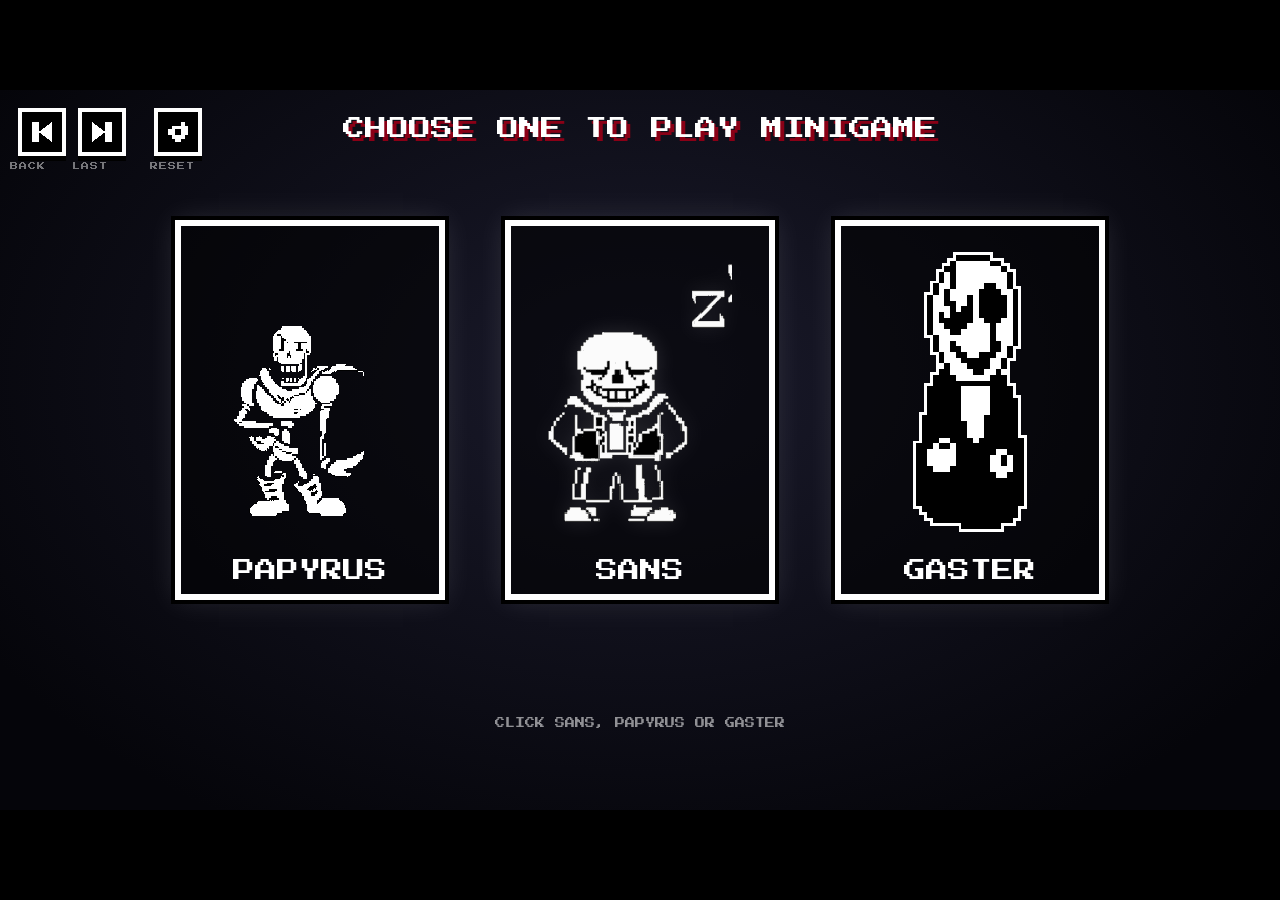
<file: slide95-sans.html>
<!doctype html>
<html lang="en">
<head>
<meta charset="utf-8">
<title>Slide 9.5 - Sans Quiz</title>
<meta name="viewport" content="width=device-width,initial-scale=1">
<link href="https://fonts.googleapis.com/css2?family=Press+Start+2P&display=swap" rel="stylesheet">
<style>
  :root { --bg1: #1a1a2b; --bg2: #05050a; --line: #fff; --acc: #ffe000; }
  * { box-sizing: border-box; }
  html, body { margin: 0; height: 100%; background: #000; overflow: hidden; user-select: none; -webkit-user-select: none; }
  body { font-family: 'Courier New', Courier, monospace; color: #fff; }
  #stage { position: absolute; left: 50%; top: 50%; width: 1280px; height: 720px; transform-origin: 50% 50%; overflow: hidden;
    background: radial-gradient(ellipse at 50% 40%, var(--bg1) 0%, var(--bg2) 85%); transition: background 1s; }
  #stage.dark { --bg1: #1c0508; --bg2: #000; --line: #ff5566; --acc: #ff3344; }
  #stage.dark::after { content: ''; position: absolute; inset: 0; pointer-events: none; box-shadow: inset 0 0 160px 40px rgba(120, 0, 10, .55); animation: flick 3s steps(1) infinite; }
  @keyframes flick { 0%, 100% { opacity: 1 } 47% { opacity: .75 } 50% { opacity: 1 } 83% { opacity: .85 } }
  #stage.gas { --bg1: #0b0518; --bg2: #000; --line: #8d63ff; --acc: #b794ff; }
  #stage.gas::after { content: ''; position: absolute; inset: 0; pointer-events: none; box-shadow: inset 0 0 180px 50px rgba(70, 20, 140, .5); animation: gpulse 5s ease-in-out infinite; z-index: 2; }
  @keyframes gpulse { 0%, 100% { opacity: .55 } 50% { opacity: 1 } }
  #stage.gas #deco i.h { background: #8d63ff; } #stage.gas #deco i.b { background: #4b3a82; }
  #stage.gas #gasBig { filter: drop-shadow(0 0 16px rgba(141, 99, 255, .55)); }
  #gasCv { position: absolute; pointer-events: none; z-index: 6; image-rendering: pixelated; }
  .px { font-family: 'Press Start 2P', 'Courier New', monospace; }
  img, canvas { image-rendering: pixelated; }

  /* nút góc trên */
  .ib { position: absolute; top: 18px; width: 48px; height: 48px; background: #000; border: 4px solid #fff; padding: 0; cursor: pointer; display: flex; align-items: center; justify-content: center; box-shadow: 0 5px 0 #000; z-index: 20; }
  .ib svg { width: 26px; height: 26px; shape-rendering: crispEdges; }
  .ib:hover { border-color: var(--acc); transform: translateY(-2px); }
  .ib:active { transform: translateY(2px); }
  #bPrev { left: 18px; } #bNext { left: 78px; } #bReset { left: 154px; }
  #bX { left: 214px; top: 18px; border-color: #ff3344; display: none; }                 /* nút thoát nằm cạnh RESET (bên trái), không còn trùng chỗ nút bánh răng của trang chính ở góc phải */
  #bX svg path { stroke: #ff3344; }
  .hl { font-weight: normal; animation: hlp 1.1s steps(2) infinite; }
  .hl.b { color: #5cc8ff; text-shadow: 0 0 8px #1f8fff, 0 0 18px rgba(31,143,255,.7); }
  .hl.r { color: #ff5a5a; text-shadow: 0 0 8px #ff1f1f, 0 0 18px rgba(255,31,31,.7); }
  .hl.p { color: #ffa030; text-shadow: 0 0 8px #ff7a00, 0 0 18px rgba(255,122,0,.7); }
  @keyframes hlp { 0% { filter: brightness(1) } 50% { filter: brightness(1.35) } 100% { filter: brightness(1) } }
  .tip { position: absolute; top: 72px; font: 8px 'Press Start 2P', monospace; color: rgba(255,255,255,.45); letter-spacing: 1px; pointer-events: none; }

  /* Sans */
  #sans { position: absolute; image-rendering: pixelated; transition: left .4s, top .4s, height .4s; filter: drop-shadow(0 0 10px rgba(255,255,255,.12)); }
  #sansSp { position: absolute; display: none; image-rendering: pixelated; background-repeat: no-repeat; cursor: pointer; filter: drop-shadow(0 0 10px rgba(255,255,255,.12)); }
  #sans { display: none; }
  @keyframes shake { 0% { transform: translate(0, 0) rotate(0) } 20% { transform: translate(-2px, 1px) rotate(-.7deg) } 40% { transform: translate(2px, -1px) rotate(.7deg) } 60% { transform: translate(-1px, -1px) rotate(-.4deg) } 80% { transform: translate(1px, 1px) rotate(.4deg) } 100% { transform: translate(0, 0) rotate(0) } }
  #yawn { position: absolute; font: 12px 'Press Start 2P', monospace; color: rgba(255,255,255,.7); display: none; animation: zz 2.4s steps(4) infinite; }
  @keyframes zz { 0% { opacity: 0; transform: translateY(8px) } 40% { opacity: 1 } 100% { opacity: 0; transform: translateY(-14px) } }

  /* khung thoại */
  #dlg { position: absolute; left: 70px; right: 70px; bottom: 26px; height: 132px; background: #000; border: 6px solid var(--line); padding: 20px 26px;
    font: 17px/1.9 'Press Start 2P', 'Courier New', monospace; letter-spacing: 1px; display: none; z-index: 10; cursor: pointer; }
  #dhead { position: absolute; left: 22px; top: 50%; width: 88px; margin-top: -42px; image-rendering: pixelated; animation: hd .5s steps(1) infinite; }
  @keyframes hd { 0%,100% { transform: translate(0,0) } 33% { transform: translate(-1px,1px) } 66% { transform: translate(1px,0) } }
  #dlg { padding-left: 132px !important; }
  #dlg .who { left: 132px !important; }
  #dlg .who { position: absolute; top: -17px; left: 22px; background: #000; padding: 0 10px; font-size: 12px; color: var(--acc); }
  #dlg .nxt { position: absolute; right: 14px; bottom: 8px; font-size: 12px; animation: blink 1s steps(1) infinite; color: var(--acc); }
  @keyframes blink { 50% { opacity: 0 } }
  #dtrans { position: absolute; left: 132px; right: 60px; bottom: 10px; font: italic bold 22px/1.3 'Courier New', monospace; text-shadow: 0 0 10px rgba(141,99,255,.55); color: #b8a0ff; opacity: 0; transition: opacity .5s; letter-spacing: 0; }

  /* màn chọn nhân vật */
  #sel { position: absolute; inset: 0; display: none; }
  #sel .ttl { position: absolute; top: 28px; width: 100%; text-align: center; font: min(22px, calc(92vw / 27)) 'Press Start 2P', monospace; text-shadow: 4px 4px 0 #8a0016; }
  #selRow { position: absolute; left: 0; right: 0; top: 130px; display: flex; justify-content: center; gap: 60px; pointer-events: none; }
  .chc { position: relative; width: 270px; height: 380px; border: 6px solid var(--line); background: rgba(0,0,0,.55); box-shadow: 0 0 0 4px #000, 0 0 28px rgba(255,255,255,.12); pointer-events: auto; }
  #selCard { cursor: pointer; }
  #selCard:hover { border-color: var(--acc); }
  .chc.dis { opacity: .9; cursor: default; }
  .chc .nm { position: absolute; left: 0; right: 0; bottom: 12px; text-align: center; font: 22px 'Press Start 2P', monospace; }
  .chc .spr { position: absolute; left: 50%; image-rendering: pixelated; }
  #papSpr { width: 185px; height: 275px; margin-left: -92px; top: 22px; background: url(assets/papyrus.png) 0 0 / 400% 100% no-repeat; animation: pap .667s steps(4) infinite; }
  @keyframes pap { from { background-position: 0 0 } to { background-position: 133.3333% 0 } }
  #gasSpr { height: 280px; margin-left: -57px; top: 26px; }
  #status { position: absolute; left: 50%; top: 540px; visibility: hidden !important; transform: translateX(-50%); font: 18px 'Press Start 2P', monospace; padding: 12px 22px; border: 5px solid; display: none; z-index: 3; background: #000; white-space: nowrap; }
  #status.ok { color: #5dff7a; border-color: #5dff7a; text-shadow: 3px 3px 0 #0b4a17; }
  #status.lost { color: #ff4455; border-color: #ff4455; text-shadow: 3px 3px 0 #5a0010; }
  .chc .st { position: absolute; left: 50%; bottom: -62px; transform: translateX(-50%); font: 16px 'Press Start 2P', monospace; padding: 10px 18px; border: 5px solid; display: none; background: #000; white-space: nowrap; }
  .chc .st.ok { color: #5dff7a; border-color: #5dff7a; text-shadow: 3px 3px 0 #0b4a17; }
  .chc .st.lost { color: #ff4455; border-color: #ff4455; text-shadow: 3px 3px 0 #5a0010; }
  #cGas:not(.dis) { cursor: pointer; } #cGas:not(.dis):hover { border-color: var(--acc); }
  /* Gaster trong lúc chơi */
  #gasBig { position: absolute; left: 100px; top: 110px; height: 350px; image-rendering: pixelated; display: none; filter: drop-shadow(0 0 14px rgba(255,255,255,.18)); }
  @keyframes gvan { 0% { opacity: 1; transform: translateX(0) } 15% { opacity: .2; transform: translateX(-14px) skewX(8deg) } 30% { opacity: 1; transform: translateX(10px) } 45% { opacity: .1; transform: translateX(-20px) skewX(-10deg) } 60% { opacity: .8; transform: translateX(6px) } 100% { opacity: 0; transform: translateX(0) scaleY(.02) } }
  #gasBig.van { animation: gvan .9s steps(1, end) forwards; }
  #dhead.gas { object-fit: cover; object-position: top; height: 106px; margin-top: -53px; }
  @keyframes ggl { 0% { transform: translate(0) } 10% { transform: translate(-9px, 2px) skewX(10deg); filter: hue-rotate(90deg) drop-shadow(0 0 10px #f0f) } 20% { opacity: .3; transform: translate(4px, 0) } 30% { transform: translate(11px, -3px) skewX(-12deg); opacity: 1 } 40% { clip-path: inset(30% 0 40% 0); transform: translate(-14px, 0) } 55% { clip-path: none; opacity: .45; transform: translate(6px, 2px) } 70% { opacity: 1; transform: translate(-4px, -2px) skewX(6deg); filter: hue-rotate(-70deg) } 100% { transform: none; clip-path: none; opacity: 1 } }
  #gasBig.gl { animation: ggl .55s steps(1) forwards; }
  #gasBig.flick { animation: gflick .35s steps(1) forwards; } @keyframes gflick { 0% { opacity: 0 } 25% { opacity: 1 } 50% { opacity: .2 } 75% { opacity: 1 } 100% { opacity: .6 } }
  /* màn tổng kết */
  #summary { position: absolute; left: 420px; right: 40px; top: 120px; display: none; text-align: center; font: 16px/2 'Press Start 2P', monospace; }
  #summary.center { left: 0; right: 0; }
  #summary .sn { font-size: 20px; color: var(--acc); margin-bottom: 18px; letter-spacing: 1px; }
  #summary .sn.lost { color: #ff4455; } #summary .sn.ok { color: #5dff7a; }
  #summary .sc { margin: 10px 0 6px; } #summary .sc canvas { transform: scale(1.6); }
  #summary .sl { font-size: 14px; margin-top: 24px; opacity: .85; }
  #summary .num { font-size: 72px; color: var(--acc); text-shadow: 5px 5px 0 #000; line-height: 1.3; animation: snum .5s steps(4); }
  @keyframes snum { 0% { transform: scale(.3); opacity: 0 } 100% { transform: scale(1); opacity: 1 } }
  #sX { position: absolute; left: 214px; top: 18px; width: 48px; height: 48px; background: #000; border: 5px solid #ff3344; display: none; align-items: center; justify-content: center; cursor: pointer; padding: 0; box-shadow: 0 5px 0 #000; z-index: 25; }
  #sX svg { width: 30px; height: 30px; } #sX:hover { transform: translateY(-2px); background: #2a060b; }
  /* rương */
  #boxRow .bx { width: 150px; height: 112px; border: 0; background: none; box-shadow: none; padding: 0; overflow: visible; display: block; font: 12px 'Press Start 2P', monospace; transition: transform .15s; }
  #boxRow .bx::before { display: none; }
  #boxRow .bx .chs { width: 150px; height: 105px; display: block; overflow: visible; filter: drop-shadow(0 6px 0 rgba(0,0,0,.6)); }
  #boxRow .bx .lid { transform-box: fill-box; transform-origin: 50% 100%; transition: transform .45s cubic-bezier(.3, 1.6, .5, 1); }
  #boxRow .bx .inner { opacity: 0; transition: opacity .3s; }
  #boxRow .bx.open .lid { transform: translateY(-30px) scaleY(.5); }
  #boxRow .bx.open .inner { opacity: 1; }
  #boxRow .bx:not(.open):hover { transform: translateY(-6px) rotate(-1.5deg); border: 0; }
  #boxRow .bx.open { cursor: default; animation: none; background: none; }
  #boxRow .bx.pick .chs { filter: drop-shadow(0 0 16px #c9a8ff) drop-shadow(0 6px 0 rgba(0,0,0,.6)); }
  #boxRow .bx.other { opacity: .62; }
  #boxRow .bx .lbl { position: absolute; left: 0; right: 0; bottom: -24px; text-align: center; color: var(--acc); opacity: 0; transition: opacity .4s; font-size: 14px; }
  #boxRow .bx.open .lbl { opacity: 1; }
  #boxRow .bx .num { position: absolute; left: 50%; top: -34px; transform: translateX(-50%); font: 22px 'Press Start 2P', monospace; color: #fff; text-shadow: 3px 3px 0 #000; z-index: 4; pointer-events: none; }
  #boxRow .bx.pick .num { color: #c9a8ff; }
  #boxRow .bx .glow { position: absolute; left: 50%; top: 18px; width: 340px; height: 340px; margin: -170px 0 0 -170px; pointer-events: none; opacity: 0; mix-blend-mode: screen; z-index: 0;
    background: radial-gradient(circle, rgba(255,245,255,.95) 0, rgba(190,150,255,.55) 22%, rgba(141,99,255,0) 62%), repeating-conic-gradient(rgba(255,255,255,.32) 0 5deg, transparent 5deg 18deg);
    -webkit-mask-image: radial-gradient(circle, #000 25%, transparent 68%); mask-image: radial-gradient(circle, #000 25%, transparent 68%);
    animation: glowOn 2.2s ease-out forwards, glowSpin 7s linear infinite; }
  @keyframes glowOn { 0% { transform: scale(.2); opacity: 0 } 25% { opacity: 1 } 100% { transform: scale(1); opacity: .75 } }
  @keyframes glowSpin { to { rotate: 360deg } }
  #boxRow .bx.other .glow { width: 200px; height: 200px; margin: -100px 0 0 -100px; animation-duration: 1.4s, 7s; }
  #boxRow .bx .cdy { position: absolute; left: 50%; top: 20px; margin-left: -17px; z-index: 3; pointer-events: none; image-rendering: pixelated; filter: drop-shadow(0 0 6px #fff); }
  @keyframes cbob { 0%, 100% { translate: 0 0 } 50% { translate: 0 -8px } }
  #boxes { top: 170px; }
  #boxRow { margin-top: 130px; gap: 18px; }
  /* 5 hộp phần thưởng */
  #boxes { position: absolute; left: 380px; right: 30px; top: 150px; display: none; text-align: center; }
  #boxes .info { font: 14px/2 'Press Start 2P', monospace; margin-bottom: 26px; }
  #boxRow { display: flex; gap: 16px; justify-content: center; }
  .bx { width: 112px; height: 150px; border: 6px solid var(--line); background: #000; position: relative; cursor: pointer; box-shadow: 0 6px 0 #000; font: 40px 'Press Start 2P', monospace; display: flex; align-items: center; justify-content: center; flex-direction: column; color: var(--acc); overflow: hidden; }
  .bx::before { content: ''; position: absolute; inset: 0; background: repeating-linear-gradient(0deg, rgba(255,255,255,.07) 0 3px, transparent 3px 7px); animation: bxn .4s steps(2) infinite; pointer-events: none; }
  @keyframes bxn { to { transform: translateY(7px) } }
  .bx:not(.open):hover { border-color: var(--acc); transform: translateY(-4px); }
  .bx.open { cursor: default; font-size: 16px; color: #fff; background: #0d0d14; animation: bxo .35s steps(3); }
  .bx.open::before { display: none; }
  .bx.open .n { font-size: 34px; color: var(--acc); margin-top: 8px; }
  .bx.pick { border-color: #5dff7a; box-shadow: 0 0 0 4px #000, 0 0 26px rgba(93,255,122,.55); }
  .bx.other { opacity: .55; }
  @keyframes bxo { 0% { transform: scaleX(.1) } 100% { transform: scaleX(1) } }
  #hint { position: absolute; left: 0; right: 0; top: 628px; text-align: center; font: 10px 'Press Start 2P', monospace; color: rgba(255,255,255,.55); }

  /* câu hỏi */
  #qa { position: absolute; left: 420px; right: 40px; top: 90px; bottom: 170px; display: none; flex-direction: column; justify-content: center; }
  #qa .tag { font: 11px 'Press Start 2P', monospace; color: var(--acc); margin-bottom: 12px; letter-spacing: 1px; }
  #qa .q { font: 15px/1.7 'Press Start 2P', 'Courier New', monospace; margin-bottom: 16px; min-height: 52px; }
  #opts { display: grid; gap: 10px; }
  #opts.c1 { grid-template-columns: 1fr; }
  #opts.c2 { grid-template-columns: 1fr 1fr; }
  .opt { text-align: left; background: #000; color: #fff; border: 4px solid var(--line); padding: 10px 12px 10px 46px; font: bold 15px/1.35 'Courier New', Courier, monospace; cursor: pointer; position: relative; min-height: 58px; display: flex; align-items: center; }
  #opts.c1 .opt { font-size: 18px; min-height: 56px; }
  .opt b { position: absolute; left: 10px; top: 50%; transform: translateY(-50%); font: 13px 'Press Start 2P', monospace; color: var(--acc); }
  .opt:hover:not(.lock) { border-color: var(--acc); background: #15150a; }
  .opt.good { border-color: #5dff7a; background: #07260d; }
  .opt.bad { border-color: #ff4455; background: #2a060b; }
  .opt.lock { cursor: default; }
  #why { margin-top: 12px; border: 4px dashed #ff4455; background: rgba(40,0,6,.85); padding: 10px 14px; font: 14px/1.5 'Courier New', monospace; font-weight: bold; display: none; }
  #why .h { font: 10px 'Press Start 2P', monospace; color: #ff4455; display: block; margin-bottom: 6px; }
  #why .g { color: #5dff7a; display: block; margin-top: 6px; }

  /* vòng quay */
  #wheelBox { position: absolute; inset: 0; display: none; background: rgba(0, 0, 0, .8); z-index: 15; cursor: pointer; }
  #wheelBox canvas { position: absolute; left: 50%; top: 50%; width: 600px; height: 600px; margin: -306px 0 0 -300px; filter: drop-shadow(0 0 30px rgba(255, 220, 120, .25)); }
  #wheelBox .cap { position: absolute; left: 0; right: 0; bottom: 12px; text-align: center; font: 22px 'Press Start 2P', monospace; color: var(--acc); text-shadow: 3px 3px 0 #000; animation: blink 1s steps(1) infinite; }
  #wX { position: absolute; left: 214px; top: 18px; width: 48px; height: 48px; background: #000; border: 5px solid #ff3344; display: none; align-items: center; justify-content: center; cursor: pointer; padding: 0; box-shadow: 0 5px 0 #000; z-index: 25; }
  #wX svg { width: 30px; height: 30px; }
  #wX:hover { transform: translateY(-2px); background: #2a060b; }

  /* kèo cược + kết quả */
  #gamble { position: absolute; left: 420px; right: 40px; top: 190px; display: none; text-align: center; }
  #gamble .row { display: flex; gap: 30px; justify-content: center; margin-top: 28px; }
  .big { font: 22px 'Press Start 2P', monospace; background: #000; color: #fff; border: 6px solid var(--line); padding: 20px 38px; cursor: pointer; box-shadow: 0 7px 0 #000; }
  .big:hover { border-color: var(--acc); color: var(--acc); transform: translateY(-3px); }
  #gamble .info { font: 14px/2 'Press Start 2P', monospace; }
  #result { position: absolute; left: 420px; right: 40px; top: 150px; display: none; text-align: center; font: 16px/2.1 'Press Start 2P', monospace; }
  #result .num { font-size: 44px; color: var(--acc); text-shadow: 4px 4px 0 #000; }

  #hud { position: absolute; top: 24px; left: 0; right: 0; text-align: center; font: 14px 'Press Start 2P', monospace; display: none; pointer-events: none; }
  #hud canvas { vertical-align: middle; margin-right: 8px; }
  #hud b { color: var(--acc); }
  #blk { position: absolute; inset: 0; background: #000; opacity: 0; pointer-events: none; z-index: 40; transition: opacity .45s; }
  #deco { position: absolute; inset: 0; overflow: hidden; pointer-events: none; z-index: 1; }
  #deco i { position: absolute; bottom: -40px; width: 12px; height: 12px; background: var(--line); opacity: 0; animation: rise linear infinite; }
  #deco i.h { background: #ff2a3c; width: 18px; height: 16px; clip-path: polygon(0 25%,25% 0,50% 25%,75% 0,100% 25%,100% 50%,50% 100%,0 50%); }
  #deco i.b { width: 34px; height: 8px; background: #bdbdbd; }
  @keyframes rise { 0% { transform: translateY(0) rotate(0); opacity: 0 } 10% { opacity: .3 } 90% { opacity: .3 } 100% { transform: translateY(-800px) rotate(200deg); opacity: 0 } }
  #gust { position: absolute; inset: 0; pointer-events: none; opacity: 0; z-index: 5; transition: opacity .15s; }
  #gust i { position: absolute; height: 3px; background: rgba(255,255,255,.6); border-radius: 2px; animation: gw .5s linear infinite; }
  @keyframes gw { from { transform: translateX(-260px) } to { transform: translateX(1500px) } }

  /* Papyrus: nền cam đỏ ấm, bảng ô chữ + tháp spaghetti */
  #stage.pap { --bg1: #2f1226; --bg2: #000; --line: #ffd23c; --acc: #ffd23c; }
  #stage.pap::after { content: ''; position: absolute; inset: 0; pointer-events: none; box-shadow: inset 0 0 150px 60px rgba(0, 0, 0, .92); z-index: 2; }   /* viền đen quanh màn hình như Sans / Gaster */
  #stage.pap #deco i.h { background: #ffd23c; } #stage.pap #deco i.b { background: #8a5a7a; }
  #papBig { filter: drop-shadow(0 0 12px rgba(255,255,255,.16)); }
  #papBig { position: absolute; left: -4px; top: 290px; width: 268px; height: 300px; display: none; z-index: 3; transform-origin: 50% 50%; }
  #papSp { width: 100%; height: 100%; background: url(assets/papyrus-bw-anim.png?v=2) 0 0 / 400% 100% no-repeat; image-rendering: pixelated; animation: pap .667s steps(4) infinite; transform-origin: 50% 100%; }
  @keyframes pbob { 0%, 100% { transform: translateY(0) } 50% { transform: translateY(-3px) } }
  #papSp.hop { animation: pap .667s steps(4) infinite, pjump .75s ease-out; }
  @keyframes pjump { 0% { transform: translateY(0) scale(1.08, .88) } 18% { transform: translateY(0) scale(.94, 1.1) } 50% { transform: translateY(-60px) scale(1, 1) } 82% { transform: translateY(0) scale(1.08, .9) } 100% { transform: translateY(0) scale(1, 1) } }
  #papSpr { background-image: url(assets/papyrus-bw-anim.png?v=2) !important; background-size: 400% 100% !important; background-repeat: no-repeat !important; animation: pap .667s steps(4) infinite; width: 196px !important; height: 219px !important; margin-left: -98px !important; top: 92px !important; }
  #papShelf { position: absolute; left: 24px; top: 76px; display: none; z-index: 4; }
  #papShelf .lb { font: 9px 'Press Start 2P', monospace; color: var(--acc); margin-bottom: 6px; letter-spacing: 1px; }
  #papShelf .row { display: flex; gap: 8px; }
  #papShelf .sl { width: 62px; height: 62px; border: 4px dashed #8a5a7a; background: rgba(0, 0, 0, .45); display: flex; align-items: center; justify-content: center; }
  #papShelf .sl.on { border-style: solid; border-color: var(--line); }
  #papShelf .sl canvas { width: 44px; height: 44px; image-rendering: pixelated; }
  #papPot { position: absolute; left: 490px; top: 160px; width: 300px; height: 300px; background: url(assets/cauldron-px.png?v=1) 0 0 / 400% 100% no-repeat; image-rendering: pixelated; animation: pap .6s steps(4) infinite; display: none; z-index: 6; pointer-events: none; transform-origin: 50% 90%; }
  #papFx .bub { position: absolute; border-radius: 50%; background: #6cc04a; border: 3px solid #3c8a2a; }
  #papFx { position: absolute; inset: 0; z-index: 8; pointer-events: none; overflow: hidden; }
  #papFx .plate { position: absolute; width: 90px; height: 38px; transform-origin: 50% 50%; filter: drop-shadow(0 4px 0 rgba(0,0,0,.5)); }
  #papFx .flash { position: absolute; border-radius: 50%; background: radial-gradient(circle, #fff 0%, #ffe9a0 35%, rgba(255,200,80,0) 70%); }
  #papFx canvas { position: absolute; image-rendering: pixelated; filter: drop-shadow(0 0 8px #fff); }
  #papFx .bit { position: absolute; width: 10px; height: 10px; background: #ffcf4a; box-shadow: 0 0 0 2px #07030f; }
  #dhead.pap { display: none; }
  #fHead { position: absolute; left: 22px; top: 50%; width: 88px; height: 100px; margin-top: -50px; background: url(assets/flowey-talk.png?v=1) 0 0 / 176px 100px no-repeat; image-rendering: pixelated; display: none; }
  #floPick { position: absolute; left: 430px; top: 150px; width: 780px; display: none; text-align: center; z-index: 20; }
  #floPick .fl { display: inline-block; margin: 0 26px; cursor: pointer; transition: transform .15s; } #floPick .fl:hover { transform: scale(1.08); } #floPick .fl canvas { width: 144px; height: 144px; image-rendering: pixelated; display: block; } #floPick .fl.got { cursor: default; transform: none; animation: flup .6s ease-out; } #floPick .fl.got canvas { filter: drop-shadow(0 0 12px #ffe23a); }
  #floPick .cap { font-size: 14px; color: #ffe23a; margin-top: 22px; letter-spacing: 1px; } @keyframes flup { 0% { transform: translateY(0) scale(1); } 40% { transform: translateY(-34px) scale(1.25); } 100% { transform: translateY(0) scale(1); } }
  #pHead { position: absolute; left: 24px; top: 50%; width: 72px; height: 91.6px; margin-top: -46px; background: url(assets/papyrus-faces.png?v=1) 0 0 / 144px auto no-repeat; image-rendering: pixelated; display: none; }
  #wsBox { position: absolute; left: 390px; right: 40px; top: 84px; bottom: 170px; display: none; flex-direction: column; align-items: center; justify-content: center; }
  #wsBox .tag { font: 11px 'Press Start 2P', monospace; color: var(--acc); margin-bottom: 10px; letter-spacing: 1px; }
  #wsBox .q { font: 17px/1.7 'Press Start 2P', monospace; text-align: center; margin-bottom: 12px; max-width: 800px; }
  #wsBox .q b { color: var(--acc); border-bottom: 4px solid var(--acc); padding: 0 8px; letter-spacing: 3px; }
  #wsBox .hintw { font: 10px 'Press Start 2P', monospace; opacity: .85; margin-bottom: 10px; }
  #wsCards { display: flex; gap: 14px; justify-content: center; flex-wrap: wrap; margin-top: 6px; }
  #wsCards .card { width: 150px; height: 132px; background: #170713; border: 5px solid var(--line); color: #fff; cursor: pointer; display: flex; flex-direction: column; align-items: center; justify-content: center; gap: 8px; padding: 0; position: relative; font: 13px 'Press Start 2P', monospace; transition: transform .12s; touch-action: manipulation; }
  #wsCards .card canvas { width: 54px; height: 54px; image-rendering: pixelated; }
  #wsCards .card:hover { transform: translateY(-5px) rotate(-1.5deg); background: #2a0f22; }
  #wsCards.lock .card { cursor: default; } #wsCards.lock .card:hover { transform: none; background: #170713; }
  #wsCards .card.fresh { background: #5dff7a; color: #08240f; border-color: #fff; box-shadow: 0 0 24px #5dff7a; animation: cfresh .5s steps(2) 2; }
  @keyframes cfresh { 50% { transform: scale(1.08) } }
  #wsCards .card.rot { background: #1c200a; border-style: dashed; border-color: #8a9b3c; color: #9fae4a; }
  #wsCards .card.rot canvas { animation: crot .4s steps(2) infinite; }
  @keyframes crot { 50% { transform: translateY(2px) rotate(3deg) } }
  #wsCards .card.rot::before { content: '~ ~ ~'; position: absolute; top: -14px; left: 0; right: 0; text-align: center; color: #9fae4a; letter-spacing: 6px; animation: stink 1s linear infinite; }
  @keyframes stink { from { transform: translateY(8px); opacity: 1 } to { transform: translateY(-10px); opacity: 0 } }
  #wsCards .card.rot::after { content: 'X'; position: absolute; right: 6px; top: 2px; color: #ff4455; font-size: 16px; }
  #wsCards .card.dim { opacity: .4; }
  #tower { position: absolute; left: 236px; bottom: 176px; width: 96px; display: none; flex-direction: column-reverse; align-items: center; z-index: 3; }
  #tower svg { width: 90px; height: 38px; margin-top: -20px; filter: grayscale(1) drop-shadow(0 3px 0 rgba(0,0,0,.5)); animation: tpop .35s ease-out; } #tower svg:first-child { margin-top: 0; }
  @keyframes tpop { 0% { transform: translateY(-40px) scale(1.2); opacity: 0 } 100% { transform: none; opacity: 1 } }
  #tower.fall svg { animation: tfall 1.1s cubic-bezier(.5, 0, 1, .6) forwards; } #tower.fall svg:nth-child(2) { animation-delay: .1s; } #tower.fall svg:nth-child(3) { animation-delay: .2s; }
  @keyframes tfall { 0% { transform: none } 20% { transform: rotate(-6deg) translateX(-4px) } 100% { transform: translate(120px, 300px) rotate(80deg); opacity: 0 } }
  #papCdy { position: absolute; left: 270px; top: 380px; pointer-events: none; z-index: 5; }
  #papCdy canvas { position: absolute; image-rendering: pixelated; filter: drop-shadow(0 0 6px #fff); }
</style>
</head>
<body>
<div id="stage">
  <button class="ib" id="bPrev" title="Back to slide 9" aria-label="Back to slide 9"><svg viewBox="0 0 8 8"><path d="M1 1h2v6H1zM7 1v6L3 4z" fill="#fff"/></svg></button>
  <button class="ib" id="bNext" title="Skip to the last slide" aria-label="Skip to the last slide"><svg viewBox="0 0 8 8"><path d="M5 1h2v6H5zM1 1v6l4-3z" fill="#fff"/></svg></button>
  <button class="ib" id="bReset" title="Reset questions" aria-label="Reset questions"><svg viewBox="0 0 8 8"><path d="M2 2h3V1h1v1h1v3H6v1H5v1H3V6H2V5H1V3h1zM3 3v2h2V3z" fill="#fff"/></svg></button>
  <div class="tip" style="left:10px">BACK</div><div class="tip" style="left:72px">LAST</div><div class="tip" style="left:150px">RESET</div>
  <button class="ib" id="bX" title="Exit" aria-label="Exit"><svg viewBox="0 0 8 8"><path d="M1 1l6 6M7 1L1 7" stroke="#f34" stroke-width="1.6" fill="none"/></svg></button>

  <div id="deco"></div>
  <div id="hud"></div>

  <div id="sel">
    <div class="ttl">CHOOSE ONE TO PLAY MINIGAME</div>
    <div id="selRow">
      <div class="chc" id="cPap"><div class="spr" id="papSpr"></div><div class="nm">PAPYRUS</div><div class="st" id="stP"></div></div>
      <div class="chc" id="selCard"><div class="nm" id="selName">SANS</div><div class="st" id="stS"></div></div>
      <div class="chc" id="cGas"><img class="spr" id="gasSpr" src="assets/gaster.png" alt="Gaster" draggable="false"><div class="nm">GASTER</div><div class="st" id="stG"></div></div>
      <div class="chc" id="cFlo" style="display:none"><canvas class="spr" id="floSpr" width="402" height="249" style="image-rendering:pixelated;position:absolute;left:6px;top:110px;width:246px;height:152px"></canvas><div class="nm">FLOWEY</div><div class="st" id="stF"></div></div>
    </div>
    <div id="status"></div>
    <div id="hint">CLICK SANS</div>
  </div>

  <div id="floPick"></div><div id="floBigW" style="display:none;position:absolute;left:40px;top:230px"><canvas id="floBig" width="402" height="249" style="image-rendering:pixelated;width:340px;height:210px"></canvas></div>
  <img id="sans" src="assets/sans-shrug.png?v=4" alt="Sans" draggable="false">
  <div id="sansSp"></div>

  <img id="gasBig" src="assets/gaster.png" alt="" draggable="false">
  <canvas id="gasCv" style="display:none"></canvas>
  <div id="boxes"><div class="info" id="bxInfo"></div><div id="boxRow"></div></div>
  <div id="papBig"><div id="papSp"></div></div><div id="papShelf"><div class="lb">INGREDIENTS</div><div class="row"><div class="sl"></div><div class="sl"></div><div class="sl"></div></div></div><div id="papPot"></div><div id="papFx"></div>
  <div id="wsBox"><div class="tag" id="wsTag"></div><div class="q" id="wsQ"></div><div class="hintw">PICK THE FRESH INGREDIENT (THE RIGHT WORD)</div><div id="wsCards"></div></div>
  <div id="qa"><div class="tag" id="qTag"></div><div class="q" id="qText"></div><div id="opts"></div><div id="why"></div></div>
  <div id="wheelBox"><canvas id="wheel" width="600" height="600"></canvas><div class="cap" id="wCap">CLICK TO SPIN</div><button id="wX" aria-label="Close"><svg viewBox="0 0 8 8"><path d="M1 1l6 6M7 1L1 7" stroke="#f34" stroke-width="1.6" fill="none"/></svg></button></div>
  <div id="gamble"><div class="info" id="gInfo"></div><div class="row"><button class="big" id="gYes">YES</button><button class="big" id="gNo">NO</button></div></div>
  <div id="result"></div>
  <div id="summary"></div>
  <button id="sX" aria-label="Back"><svg viewBox="0 0 8 8"><path d="M1 1l6 6M7 1L1 7" stroke="#f34" stroke-width="1.6" fill="none"/></svg></button>

  <div id="dlg"><img id="dhead" src="assets/sans-head.png" alt="" draggable="false"><div id="pHead"></div><div id="fHead"></div><span class="who">SANS</span><span id="dtxt"></span><div id="dtrans"></div><span class="nxt">▼</span></div>
  <div id="gust"></div>
  <div id="blk"></div>
</div>

<script>
(function () {
  'use strict';
  const $ = (id) => document.getElementById(id);
  const stage = $('stage'), sans = $('sans');
  const embed = /[?&]embed/.test(location.search);
  function fit() { const k = Math.min(innerWidth / 1280, innerHeight / 720); stage.style.transform = 'translate(-50%,-50%) scale(' + k + ')'; }
  addEventListener('resize', fit); fit();
  const post = (t) => { try { parent.postMessage({ type: t }, '*'); } catch (e) {} };
  const sleep = (ms) => new Promise((r) => setTimeout(r, ms));
  addEventListener('keydown', (e) => { if ((e.key === 'f' || e.key === 'F') && !e.repeat && !e.ctrlKey && !e.metaKey && !e.altKey && window.parent !== window) window.parent.postMessage({ type: 'slide-key', key: e.key }, '*'); });   // phím F = toàn màn hình (trang cha xử lý)
  const rnd = (n) => Math.floor(Math.random() * n);
  const shuffle = (a) => { a = a.slice(); for (let i = a.length - 1; i > 0; i--) { const j = rnd(i + 1); [a[i], a[j]] = [a[j], a[i]]; } return a; };

  // ===== trạng thái: lưu theo phiên =====
  let status = null;            // 'ok' | 'lost' | null
  let candies = 0;
  let gstatus = null, gcandy = 0, pstatus = null, pcandy = 0;   // Gaster: trạng thái + số kẹo riêng
  try { status = sessionStorage.getItem('sans95.status') || null; candies = parseInt(sessionStorage.getItem('sans95.candy'), 10) || 0; gstatus = sessionStorage.getItem('gas95.status') || null; gcandy = parseInt(sessionStorage.getItem('gas95.candy'), 10) || 0; pstatus = sessionStorage.getItem('pap95.status') || null; pcandy = parseInt(sessionStorage.getItem('pap95.candy'), 10) || 0; } catch (e) {}
  const save = () => { try { sessionStorage.setItem('sans95.status', status || ''); sessionStorage.setItem('sans95.candy', String(candies)); sessionStorage.setItem('gas95.status', gstatus || ''); sessionStorage.setItem('gas95.candy', String(gcandy)); sessionStorage.setItem('pap95.status', pstatus || ''); sessionStorage.setItem('pap95.candy', String(pcandy)); } catch (e) {} };
  let token = 0;                // mỗi lần thoát / reset tăng lên để huỷ các chuỗi async đang chạy
  const alive = (t) => t === token;
  class Cancel extends Error {}
  const chk = (t) => { if (!alive(t)) throw new Cancel(); };

  // ===== ÂM THANH: nhạc chọn nhân vật (lặp) -> nhạc hard (Megalovania) + giọng Sans theo từng chữ =====
  const SND = { on: true, vol: 100, mon: true, mvol: 100 };
  function readSnd() {
    try {
      SND.on = localStorage.getItem('sndOn') !== '0'; const v = parseInt(localStorage.getItem('sndVol'), 10); SND.vol = (v >= 0 && v <= 100) ? v : 100;
      SND.mon = localStorage.getItem('musOn') !== '0'; const m = parseInt(localStorage.getItem('musVol'), 10); SND.mvol = (m >= 0 && m <= 100) ? m : 100;
    } catch (e) {}
  }
  readSnd();
  const AC = window.AudioContext || window.webkitAudioContext;
  let ctx = null, voiceG = null, selG = null, sfxG = null, nuhBuf = null, okBuf = null, wheelBuf = null, rockBuf = null, prizeBuf = null, talkBuf = null, selBuf = null, selSrc = null, gasTalkBuf = null, gasVanBuf = null, gasMusBuf = null, gasSrc = null, papTalkBuf = null, papNyehBuf = null, papMusBuf = null, papSrc = null, papG = null, gasG = null, musicWant = null, megaEl = null;
  const gv = () => (SND.on ? SND.vol / 100 : 0);
  const gm = () => (SND.on && SND.mon ? SND.vol / 100 * SND.mvol / 100 : 0);
  function applyVol() {
    if (voiceG) voiceG.gain.value = gv() * 0.9;
    if (sfxG) sfxG.gain.value = gv();
    if (selG) selG.gain.value = musicWant === 'select' ? gm() * 0.4 : 0;
    if (gasG) gasG.gain.value = musicWant === 'gas' ? gm() * 0.55 : 0;
    if (papG) papG.gain.value = musicWant === 'pap' ? gm() * 0.5 : 0;
    if (megaEl) megaEl.volume = Math.max(0, Math.min(1, gm() * 0.4));
  }
  function loadBuf(url) { return fetch(url).then((r) => r.arrayBuffer()).then((ab) => new Promise((res, rej) => ctx.decodeAudioData(ab, res, rej))); }
  function initAudio() {
    if (ctx || !AC) return;
    try {
      ctx = new AC(); voiceG = ctx.createGain(); voiceG.connect(ctx.destination); sfxG = ctx.createGain(); sfxG.connect(ctx.destination); selG = ctx.createGain(); selG.connect(ctx.destination); gasG = ctx.createGain(); gasG.connect(ctx.destination); papG = ctx.createGain(); papG.connect(ctx.destination); applyVol();
      loadBuf('assets/sfx-nuhuh.mp3').then((b) => { nuhBuf = b; }).catch(() => {});
      loadBuf('assets/sfx-correct.mp3').then((b) => { okBuf = b; }).catch(() => {});
      loadBuf('assets/sfx-prize.mp3').then((b) => { prizeBuf = b; }).catch(() => {});
      loadBuf('assets/sfx-rock.mp3').then((b) => { rockBuf = b; }).catch(() => {});
      loadBuf('assets/sfx-wheel.mp3?v=2').then((b) => { wheelBuf = b; }).catch(() => {});
      loadBuf('assets/sfx-sans-talk.mp3').then((b) => { talkBuf = b; }).catch(() => {});
      loadBuf('assets/sfx-flowey-talk.mp3').then((b) => { floTalkBuf = b; }).catch(() => {});
      loadBuf('assets/sfx-gaster-talk.mp3?v=2').then((b) => { gasTalkBuf = b; }).catch(() => {});
      loadBuf('assets/sfx-gaster-vanish.mp3?v=2').then((b) => { gasVanBuf = b; }).catch(() => {});
      loadBuf('assets/music-gaster.mp3?v=2').then((b) => { gasMusBuf = b; syncMusic(); }).catch(() => {});
      loadBuf('assets/sfx-pap-talk.mp3?v=2').then((b) => { papTalkBuf = b; }).catch(() => {});
      loadBuf('assets/sfx-pap-nyeh.mp3?v=2').then((b) => { papNyehBuf = b; }).catch(() => {});
      loadBuf('assets/music-papyrus.mp3?v=2').then((b) => { papMusBuf = b; syncMusic(); }).catch(() => {});
      loadBuf('assets/music-sans-select.mp3').then((b) => { selBuf = b; syncMusic(); }).catch(() => {});
    } catch (e) { ctx = null; }
  }
  function unlock() { initAudio(); try { if (ctx && ctx.state === 'suspended') ctx.resume(); } catch (e) {} syncMusic(); }
  ['pointerdown', 'keydown', 'touchstart'].forEach((ev) => addEventListener(ev, unlock, true));
  let musicNow = null;              // chỉ đổi nhạc khi trạng thái thật sự đổi (trước đây mỗi lần click lại phát lại từ đầu)
  function syncMusic() {
    if (!ctx) return;
    if (musicWant !== 'gas' && gasSrc) { try { gasSrc.stop(); } catch (e) {} gasSrc = null; }
    if (musicWant !== 'pap' && papSrc) { try { papSrc.stop(); } catch (e) {} papSrc = null; }
    if (musicWant === 'pap') {
      if (selSrc) { try { selSrc.stop(); } catch (e) {} selSrc = null; }
      if (megaEl) { try { megaEl.pause(); } catch (e) {} }
      if (papMusBuf && !papSrc) { papSrc = ctx.createBufferSource(); papSrc.buffer = papMusBuf; papSrc.loop = true; papSrc.connect(papG); papSrc.start(0); }
      musicNow = 'pap';
    } else if (musicWant === 'gas') {
      if (selSrc) { try { selSrc.stop(); } catch (e) {} selSrc = null; }
      if (megaEl) { try { megaEl.pause(); } catch (e) {} }
      if (gasMusBuf && !gasSrc) { gasSrc = ctx.createBufferSource(); gasSrc.buffer = gasMusBuf; gasSrc.loop = true; gasSrc.connect(gasG); gasSrc.start(0); }
      musicNow = 'gas';
    } else if (musicWant === 'select') {
      if (musicNow !== 'select' && megaEl) { try { megaEl.pause(); megaEl.currentTime = 0; } catch (e) {} }
      if (selBuf && !selSrc) { selSrc = ctx.createBufferSource(); selSrc.buffer = selBuf; selSrc.loop = true; selSrc.connect(selG); selSrc.start(0); musicNow = 'select'; }
    } else if (musicWant === 'hard') {
      if (selSrc) { try { selSrc.stop(); } catch (e) {} selSrc = null; }
      if (megaEl && (musicNow !== 'hard' || megaEl.paused)) { if (musicNow !== 'hard') megaEl.currentTime = 0; megaEl.play().catch(() => {}); musicNow = 'hard'; }
    } else if (musicNow !== null) {
      if (selSrc) { try { selSrc.stop(); } catch (e) {} selSrc = null; }
      if (megaEl) { try { megaEl.pause(); } catch (e) {} }
      musicNow = null;
    }
    applyVol();
  }
  function setMusic(which) { musicWant = which; syncMusic(); }
  function prefetchHard() { if (!megaEl) { megaEl = new Audio('assets/music-megalovania.mp3'); megaEl.loop = true; megaEl.preload = 'auto'; applyVol(); try { megaEl.load(); } catch (e) {} } }
  addEventListener('storage', () => { readSnd(); applyVol(); });
  function sfx(buf) { if (!ctx || !buf || gv() === 0) return null; try { const s = ctx.createBufferSource(); s.buffer = buf; s.connect(sfxG); s.start(); return s; } catch (e) { return null; } }
  let wheelSnd = null;
  function wheelStop() { if (wheelSnd) { try { wheelSnd.stop(); } catch (e) {} wheelSnd = null; } }
  // giọng Sans: mỗi chữ cái / chữ số phát 1 tiếng "bla" ngắn (cùng chữ -> cùng âm), dấu cách và dấu câu thì im
  let vSrc = null;
  function voiceStop() { if (vSrc) { try { vSrc.stop(); } catch (e) {} vSrc = null; } }
  let speaker = 'sans'; let floTalkBuf = null;
  function setSpeaker(w) {
    speaker = w; const h = $('dhead');
    h.classList.toggle('gas', w === 'gas'); h.classList.toggle('pap', w === 'pap'); $('pHead').style.display = w === 'pap' ? 'block' : 'none'; h.src = w === 'gas' ? 'assets/gaster.png' : w === 'pap' ? 'assets/papyrus-head.png' : 'assets/sans-head.png';
    dlg.querySelector('.who').textContent = w === 'gas' ? 'GASTER' : w === 'pap' ? 'PAPYRUS' : 'SANS';
  }
  function gasBlip() {         // giọng Gaster: trầm, méo, ngẫu nhiên
    const B = gasTalkBuf || talkBuf;
    if (!ctx || !B || gv() === 0) return;
    voiceStop(); const rate = gasTalkBuf ? 0.93 + Math.random() * 0.14 : 0.42 + Math.random() * 0.28, dur = 0.08 + Math.random() * 0.05, off = Math.random() * Math.max(0.1, B.duration - 0.3);
    const src = ctx.createBufferSource(), g = ctx.createGain(); src.buffer = B; src.playbackRate.value = rate;
    const t0 = ctx.currentTime; g.gain.setValueAtTime(0, t0); g.gain.linearRampToValueAtTime(1, t0 + 0.006); g.gain.setValueAtTime(1, t0 + dur - 0.012); g.gain.linearRampToValueAtTime(0, t0 + dur);
    src.connect(g); g.connect(voiceG); src.start(t0, off, dur + 0.02); vSrc = src;
  }
  // biểu cảm Papyrus (mỗi hàng 2 khung: hàm đóng / hàm hạ xuống) - ảnh by Pongy
  const PFACE = ['normal', 'happy', 'think', 'sad', 'wow', 'smug', 'angry', 'cry', 'deadpan', 'sweat', 'cool'];
  let pfRow = 0, pfFrame = 0, pfTimer = 0;
  function pfDraw() { $('pHead').style.backgroundPosition = (pfFrame ? '-72px ' : '0 ') + (-pfRow * 91.636) + 'px'; }
  function setFace(n) { const r = PFACE.indexOf(n); pfRow = r < 0 ? 0 : r; pfFrame = 0; pfDraw(); }
  function pfFlap() { pfFrame = pfFrame ? 0 : 1; pfDraw(); clearTimeout(pfTimer); pfTimer = setTimeout(() => { pfFrame = 0; pfDraw(); }, 170); }   // mỗi chữ: hàm nhấp nhô; im thì hàm đóng lại
  function papBlip() {         // giọng Papyrus: cắt ngắn từ file giọng thật, mỗi chữ một tiếng
    pfFlap();
    if (!ctx || !papTalkBuf || gv() === 0) return;
    voiceStop(); const B = papTalkBuf, rate = 0.97 + Math.random() * 0.12, dur = 0.09 + Math.random() * 0.06, off = Math.random() * Math.max(0.1, B.duration - 0.3);
    const src = ctx.createBufferSource(), g = ctx.createGain(); src.buffer = B; src.playbackRate.value = rate;
    const t0 = ctx.currentTime; g.gain.setValueAtTime(0, t0); g.gain.linearRampToValueAtTime(1, t0 + 0.006); g.gain.setValueAtTime(1, t0 + dur - 0.012); g.gain.linearRampToValueAtTime(0, t0 + dur);
    src.connect(g); g.connect(voiceG); src.start(t0, off, dur + 0.02); vSrc = src;
  }
  function voiceChar(ch) {
    if (speaker === 'pap') { if (/[a-z0-9]/i.test(ch)) papBlip(); return; }
    if (speaker === 'flo') { if (/[a-z0-9]/i.test(ch)) floBlip(); return; }
    if (speaker === 'gas') { if (!/\s/.test(ch)) gasBlip(); return; }
    if (!ctx || !talkBuf || gv() === 0 || !/[a-z0-9]/i.test(ch)) return;
    voiceStop(); window.__voices = (window.__voices || 0) + 1;
    const c = ch.toLowerCase().charCodeAt(0), vowel = 'aeiou'.indexOf(ch.toLowerCase()) >= 0;
    const off = 0.04 + ((c * 7) % 19) / 19 * 0.7, dur = vowel ? 0.085 : 0.055, rate = 0.94 + ((c * 5) % 11) / 11 * 0.14;
    const src = ctx.createBufferSource(), g = ctx.createGain(); src.buffer = talkBuf; src.playbackRate.value = rate;
    const t0 = ctx.currentTime; g.gain.setValueAtTime(0, t0); g.gain.linearRampToValueAtTime(1, t0 + 0.006); g.gain.setValueAtTime(1, t0 + dur - 0.012); g.gain.linearRampToValueAtTime(0, t0 + dur);
    src.connect(g); g.connect(voiceG); src.start(t0, off, dur + 0.02); vSrc = src;
  }

  // ===== hiển thị Sans =====
  const SANS_POS = {
    sel: { left: 505, top: 170, h: 262 },
    q: { left: 60, top: 120, h: 340 },
    small: { left: 60, top: 150, h: 300 }
  };
  // sheet: ảnh ghép khung hình (cột x hàng), n khung, fps
  const SHEETS = {
    shake: { src: 'assets/sans-shake.png?v=4', fw: 199, fh: 268, cols: 6, n: 12, fps: 10 },
    sleep: { src: 'assets/sans-sleep.png?v=4', fw: 175, fh: 248, cols: 9, n: 71, fps: 10 }
  };
  const sp = $('sansSp'); let spTimer = 0;
  function playSheet(name, h, left, top) {
    const d = SHEETS[name], k = h / d.fh, w = d.fw * k, rows = Math.ceil(d.n / d.cols);
    sp.style.cssText = 'display:block;width:' + w + 'px;height:' + h + 'px;left:' + left + 'px;top:' + top + 'px;background-image:url(' + d.src + ');background-size:' + (d.cols * w) + 'px ' + (rows * h) + 'px';
    let f = 0; clearInterval(spTimer);
    const draw = () => { sp.style.backgroundPosition = '-' + ((f % d.cols) * w) + 'px -' + (Math.floor(f / d.cols) * h) + 'px'; f = (f + 1) % d.n; };
    draw(); spTimer = setInterval(draw, 1000 / d.fps);
    return w;
  }
  function placeSans(pos, model) {
    const p = SANS_POS[pos];
    if (model === 'shrug') {
      clearInterval(spTimer); sp.style.display = 'none';
      const ratio = 474 / 488; sans.style.height = p.h + 'px'; sans.style.top = p.top + 'px';
      sans.style.left = (pos === 'sel' ? 640 - p.h * ratio / 2 : p.left + (300 - p.h * ratio) / 2 + 10) + 'px'; sans.style.display = 'block';
      return;
    }
    sans.style.display = 'none';
    const name = model === 'sleep' ? 'sleep' : 'shake', d = SHEETS[name], w = d.fw * p.h / d.fh;
    playSheet(name, p.h, pos === 'sel' ? 640 - w / 2 : p.left + (300 - w) / 2 + 10, p.top);
  }
  let curPos = 'sel';
  function show(pos, model) { curPos = pos; placeSans(pos, model || 'normal'); }

  // ===== khung thoại (gõ chữ, bấm để tiếp) =====
  const dlg = $('dlg'), dtxt = $('dtxt');
  let typing = null;
  // Cụm chữ quan trọng: [[b:chữ]] xanh (Sans), [[r:chữ]] đỏ (Sans), [[p:chữ]] cam (Papyrus). Gaster không dùng.
  function hlParse(src) {
    const rg = [], re = /\[\[([brp]):(.*?)\]\]/g; let plain = '', last = 0, m;
    while ((m = re.exec(src))) { plain += src.slice(last, m.index); rg.push([plain.length, plain.length + m[2].length, m[1]]); plain += m[2]; last = re.lastIndex; }
    plain += src.slice(last); return { plain, rg };
  }
  const esc = (x) => x.replace(/&/g, '&amp;').replace(/</g, '&lt;');
  function hlHtml(plain, rg, n) {                    // n = số ký tự đã gõ
    let out = '', pos = 0;
    for (const [a, b, c] of rg) { if (a >= n) break; out += esc(plain.slice(pos, a)) + '<span class="hl ' + c + '">' + esc(plain.slice(a, Math.min(b, n))) + '</span>'; pos = Math.min(b, n); if (pos < b) return out; }
    return out + esc(plain.slice(pos, n));
  }
  function say(src, t, trans) {
    const { plain: text, rg } = hlParse(src);
    return new Promise((res, rej) => {
      const tr = $('dtrans'); tr.style.opacity = '0'; tr.textContent = trans ? '(' + trans + ')' : '';
      const showTr = () => { if (trans) tr.style.opacity = '1'; };
      dlg.style.display = 'block'; dtxt.textContent = ''; dlg.querySelector('.nxt').style.visibility = 'hidden';
      let i = 0, done = false, timer = 0;
      const fin = () => { done = true; clearTimeout(timer); voiceStop(); dtxt.innerHTML = hlHtml(text, rg, text.length); dlg.querySelector('.nxt').style.visibility = 'visible'; showTr(); };
      const delayFor = (ch) => (ch === ',' ? 230 : /[.?!]/.test(ch) ? 330 : ch === ' ' ? 55 : 46);
      const step = () => {
        if (!alive(t)) { voiceStop(); rej(new Cancel()); return; }
        const ch = text[i++]; dtxt.innerHTML = hlHtml(text, rg, i); voiceChar(ch);
        if (i >= text.length) { done = true; dlg.querySelector('.nxt').style.visibility = 'visible'; showTr(); return; }
        timer = setTimeout(step, delayFor(ch));
      };
      typing = () => {
        if (!alive(t)) { clearTimeout(timer); voiceStop(); rej(new Cancel()); return; }
        if (!done) { fin(); return; }
        typing = null; res();
      };
      step();
    });
  }
  // nói xong thì tự đóng sau một nhịp (không cần bấm): dùng cho câu ngắn giữa chừng
  
  dlg.addEventListener('click', () => { if (typing) typing(); });
  function hideDlg() { dlg.style.display = 'none'; typing = null; voiceStop(); try { clearTimeout(pfTimer); pfFrame = 0; pfDraw(); } catch (e) {} $('dtrans').style.opacity = '0'; }

  // ===== màn đen chuyển cảnh =====
  const blk = $('blk');
  async function fadeOut(ms) { blk.style.transition = 'opacity ' + (ms || 450) + 'ms'; blk.style.opacity = '1'; await sleep(ms || 450); }
  async function fadeIn(ms) { blk.style.transition = 'opacity ' + (ms || 450) + 'ms'; blk.style.opacity = '0'; await sleep(ms || 450); }

  // ===== dữ liệu câu hỏi (lấy từ nội dung 10 slide) =====
  // opts[0] luôn là đáp án đúng; why = lý do tại sao SAI
  const EASY = [
    { t: 'move', q: 'How did people often move around 40 years ago?', o: [
      ['They often walked or rode bicycles.'],
      ['They often drove cars to work.', 'Slide 4: there were FEWER cars and motorbikes. People mostly walked or cycled.'],
      ['They often flew in small planes.', 'Nothing in the slides says that. Slide 4: people walked or rode bicycles.'],
      ['They often took the underground train.', 'Slide 4 mentions walking and cycling on quiet streets, not underground trains.'] ] },
    { t: 'cook', q: 'How did people cook at home in the past?', o: [
      ['On wood, straw or charcoal stoves.'],
      ['On modern electric cookers.', 'Slide 5: there were NO modern machines at home.'],
      ['In microwave ovens.', 'Slide 5: there were no modern machines. People used simple tools.'],
      ['On gas stoves only.', 'Slide 5 says wood, straw or charcoal stoves.'] ] },
    { t: 'water', q: 'Where did families get water in the past?', o: [
      ['From village wells or public taps.'],
      ['From water bottles at the shop.', 'Slide 6: families got water from village wells or public taps.'],
      ['From pipes in every bathroom.', 'Slide 6 says wells or PUBLIC taps, not private pipes.'],
      ['From a river by boat.', 'Slide 6 does not mention rivers. It says village wells or public taps.'] ] },
    { t: 'lamp', q: 'Why did people often use oil lamps?', o: [
      ['Because of power cuts.'],
      ['Because lamps were cheaper than TV.', 'Slide 6: the reason was limited electricity and power cuts.'],
      ['Because they loved the smell of oil.', 'Slide 6: the reason was power cuts, not a love of the smell.'],
      ['Because the sun never rose.', 'Not in the slides. Slide 6: power cuts.'] ] },
    { t: 'play', q: 'What did children play in their free time?', o: [
      ['Hide-and-seek and tug-of-war.'],
      ['Video games and online games.', 'Slide 7: games were outdoor games like hide-and-seek and tug-of-war.'],
      ['Chess and card games indoors.', 'Slide 7 says OUTDOOR games: hide-and-seek and tug-of-war.'],
      ['Football with a smartphone.', 'Slide 7: hide-and-seek and tug-of-war, with no smartphones.'] ] },
    { t: 'evening', q: 'What did people do together in the evening?', o: [
      ['They listened to the radio and watched TV.'],
      ['They surfed the internet.', 'Slide 8: fast internet belongs to the PRESENT (2020s).'],
      ['They went to the cinema every night.', 'Slide 7: in the evening they listened to the radio and watched TV together.'],
      ['They played games on tablets.', 'Slide 8: tablets and fast internet belong to the present, not the 1980s.'] ] },
    { t: "streets", q: "What were the streets like 40 years ago?", o: [["Quiet, with fewer cars and motorbikes."], ["Crowded, with traffic jams all day.", "Slide 4: there were FEWER cars and motorbikes, so the streets were quieter."], ["Full of electric scooters.", "Slide 4 says fewer cars and motorbikes. Scooters are not mentioned."], ["Busy and noisy all night.", "Slide 4: the streets were QUIETER."]] },
    { t: "tools", q: "What did people use at home because there were no modern machines?", o: [["Simple tools."], ["Robots and computers.", "Slide 5: there were NO modern machines at home."], ["Electric dishwashers.", "Slide 5: no modern machines. People used simple tools."], ["Smart speakers.", "Those are modern machines. Slide 5: simple tools."]] },
    { t: "life", q: "What was life like in the past?", o: [["Slower, close to nature and family."], ["Faster and full of technology.", "Slide 3: life was SLOWER. A faster pace belongs to the present (Slide 8)."], ["Far away from nature and family.", "Slide 3: people lived CLOSE to nature and family."], ["Busy with fast internet.", "Slide 8: fast internet belongs to the present (2020s)."]] },
    { t: "neighbours", q: "What were neighbours like in the past?", o: [["Close, and they helped each other."], ["They rarely talked to each other.", "Slide 3: neighbours were CLOSE and helped each other."], ["They only talked online.", "Slide 8: people talked face to face in the past."], ["They lived far apart and never met.", "Slide 3: neighbours were close."]] },
    { t: "pace", q: "Which is true about the 1980s?", o: [["People talked face to face and life had a slower pace."], ["Life had a faster pace than today.", "Slide 8: the 1980s had a SLOWER pace. The faster pace is the present."], ["People enjoyed fast internet.", "Slide 8: fast internet belongs to the present (2020s)."], ["Technology was modern and complex.", "Slide 8: the past had SIMPLE technology."]] },
    { t: "memory", q: "Why is it useful to know about difficult times in the past?", o: [["It helps us enjoy life today."], ["It makes us want to go back.", "Slide 9: it helps us ENJOY life today."], ["It helps us forget the past.", "Slide 9 is about KEEPING our memories, not forgetting."], ["It is only useful for exams.", "Slide 9: knowing about difficult times helps us enjoy life today."]] },
    { t: "tradition", q: "What should we keep alive for the next generations?", o: [["Our community spirit."], ["Only modern machines.", "Slide 9: keep our COMMUNITY SPIRIT alive."], ["Only old photographs.", "Slide 9 says community spirit, not just photographs."], ["Fast internet.", "Slide 9: community spirit. Fast internet is part of the present."]] }
  ];
  const HARD = [
    { t: 'tools', q: 'Which sentence matches Slide 5 (Daily Life at Home) most exactly?', o: [
      ['There were no modern machines, so people used simple tools at home.'],
      ['There were few modern machines, so people used simple tools at home.', '"few" is not "no". The slide says there were NO modern machines.'],
      ['There were no modern machines, so people used complex tools at home.', 'The slide says SIMPLE tools, not complex ones.'],
      ['There are no modern machines, so people use simple tools at home.', 'Present tense. The slide talks about the PAST, so it must be "were" and "used".'],
      ['There were no modern machines, but people used simple tools at home.', '"but" shows contrast. The slide shows a result, so it needs "so".'],
      ['There were no modern machines, so people used simple tools in the village.', 'The slide says at HOME, not in the village.'],
      ['There were no modern machines, so people had used simple tools at home.', 'Past perfect ("had used") is a different tense. The slide uses simple past: "used".'],
      ['There were no modern machines, because people used simple tools at home.', '"because" reverses the cause and the result. The lack of machines is the reason.'] ] },
    { t: 'lamp', q: 'Which sentence matches Slide 6 (Limited Electricity) most exactly?', o: [
      ['People often used oil lamps because of power cuts.'],
      ['People sometimes used oil lamps because of power cuts.', '"sometimes" is not "often". The slide says OFTEN.'],
      ['People often used oil lamps despite power cuts.', '"despite" means the opposite. Power cuts were the REASON.'],
      ['People often use oil lamps because of power cuts.', 'Present tense. The slide is about the past: "used".'],
      ['People often used electric lamps because of power cuts.', 'Oil lamps, not electric lamps. Electric lamps need electricity!'],
      ['People often used oil lamps because of water cuts.', 'The slide says POWER cuts, not water cuts.'],
      ['People always used oil lamps because of power cuts.', '"always" is too strong. The slide says OFTEN.'],
      ['People never used oil lamps because of power cuts.', '"never" is the opposite of the slide.'] ] },
    { t: 'evening', q: 'Which sentence matches Slide 7 (Evenings Together) most exactly?', o: [
      ['In the evening, people listened to the radio and watched TV together.'],
      ['In the morning, people listened to the radio and watched TV together.', 'The slide says in the EVENING, not the morning.'],
      ['In the evening, people listened to the radio and watched films together.', 'They watched TV, not films.'],
      ['In the evening, people listened to music and watched TV together.', 'They listened to the RADIO, not just music.'],
      ['In the evening, people listened to the radio and watched TV alone.', 'The slide says TOGETHER, not alone.'],
      ['In the evening, people listen to the radio and watch TV together.', 'Present tense. The slide is about the past.'],
      ['In the evening, people listened to the radio or watched TV together.', '"or" is not "and". They did both.'],
      ['In the evening, children listened to the radio and watched TV together.', 'The slide says PEOPLE, not only children.'] ] },
    { t: "cook", q: "Which sentence matches Slide 5 (Daily Life at Home) most exactly?", o: [["People cooked on wood, straw or charcoal stoves."], ["People cooked on wood, straw or gas stoves.", "The slide says CHARCOAL, not gas."], ["People cook on wood, straw or charcoal stoves.", "Present tense. The slide is about the past: \"cooked\"."], ["People cooked on wood, straw or charcoal ovens.", "The slide says STOVES, not ovens."], ["People cooked on wood, rice or charcoal stoves.", "The slide says STRAW, not rice."], ["People never cooked on wood, straw or charcoal stoves.", "\"never\" is the opposite of the slide."], ["People cooked on wood, straw or charcoal stoves only in winter.", "The slide does not say \"only in winter\"."], ["People cooked on coal, straw or charcoal stoves.", "The slide says WOOD, not coal."]] },
    { t: "water", q: "Which sentence matches Slide 6 (Water and Electricity) most exactly?", o: [["Families got water from village wells or public taps."], ["Families got water from village wells or private taps.", "The slide says PUBLIC taps, not private ones."], ["Families get water from village wells or public taps.", "Present tense. The slide is about the past: \"got\"."], ["Families got water from village rivers or public taps.", "The slide says WELLS, not rivers."], ["Families got water from city wells or public taps.", "The slide says VILLAGE wells."], ["Families sold water from village wells or public taps.", "They GOT water. Nobody sold it in the slide."], ["Families got milk from village wells or public taps.", "They got WATER, not milk."], ["Families got water from village wells but not public taps.", "The slide says wells OR public taps, so both were used."]] },
    { t: "play", q: "Which sentence matches Slide 7 (How People Spent Free Time) most exactly?", o: [["Children played games like hide-and-seek and tug-of-war."], ["Children play games like hide-and-seek and tug-of-war.", "Present tense. The slide is about the past: \"played\"."], ["Children played games like hide-and-seek and hopscotch.", "The slide says TUG-OF-WAR, not hopscotch."], ["Adults played games like hide-and-seek and tug-of-war.", "The slide says CHILDREN played these games."], ["Children watched games like hide-and-seek and tug-of-war.", "They PLAYED the games. They did not just watch."], ["Children played games like tag and tug-of-war.", "The slide says HIDE-AND-SEEK, not tag."], ["Children played games like hide-and-seek and tug-of-war at night.", "The slide does not mention night."], ["Children played games like seek-and-hide and tug-of-war.", "The game is HIDE-AND-SEEK."]] },
    { t: "move", q: "Which sentence matches Slide 4 (How People Moved Around) most exactly?", o: [["People often walked or rode bicycles."], ["People often walked or rode motorbikes.", "The slide says BICYCLES. Slide 4 says there were fewer motorbikes."], ["People sometimes walked or rode bicycles.", "\"sometimes\" is not \"often\". The slide says OFTEN."], ["People often walk or ride bicycles.", "Present tense. The slide is about the past."], ["Children often walked or rode bicycles.", "The slide says PEOPLE, not only children."], ["People never walked or rode bicycles.", "\"never\" is the opposite of the slide."], ["People often walked or rode horses.", "The slide says BICYCLES, not horses."], ["People often walked or rode bicycles to school.", "The slide does not say where they went."]] },
    { t: "pace", q: "Which sentence matches Slide 8 (Key Changes Over 40 Years) most exactly?", o: [["In the 1980s, people had simple technology and talked face to face."], ["In the 1980s, people had modern technology and talked face to face.", "The slide says SIMPLE technology."], ["In the 1980s, people had simple technology and talked online.", "The slide says FACE TO FACE."], ["In the 2020s, people had simple technology and talked face to face.", "That describes the PAST (1980s), not the 2020s."], ["In the 1980s, people have simple technology and talk face to face.", "Present tense. The slide is about the past."], ["In the 1980s, people had fast internet and talked face to face.", "Fast internet belongs to the present (2020s)."], ["In the 1980s, people had simple technology and talked on the phone.", "The slide says FACE TO FACE."], ["In the 1990s, people had simple technology and talked face to face.", "The slide says the 1980s."]] },
    { t: "memory", q: "Which sentence matches Slide 9 (Keeping Our Memories) most exactly?", o: [["Knowing about difficult times helps us enjoy life today."], ["Knowing about difficult times helps us enjoy life tomorrow.", "The slide says TODAY."], ["Knowing about easy times helps us enjoy life today.", "The slide says DIFFICULT times."], ["Knowing about difficult times helps us forget life today.", "The slide says ENJOY, not forget."], ["Knowing about difficult times stops us enjoying life today.", "The slide says it HELPS us."], ["Knowing about difficult times helps them enjoy life today.", "The slide says US, not them."], ["Knowing about difficult times helps us enjoy work today.", "The slide says enjoy LIFE."], ["Knowing about difficult time helps us enjoy life today.", "\"times\" is plural in the slide."]] }
  ];
  const pick = (arr) => arr[rnd(arr.length)];
  // chọn câu theo CHỦ ĐỀ chưa dùng (chung cho Sans / Gaster / Papyrus trong cả phiên) -> không trùng câu giữa các nhân vật; hết chủ đề thì xoay vòng
  const USED = (() => { try { return new Set(JSON.parse(sessionStorage.getItem('qzUsed') || '[]')); } catch (e) { return new Set(); } })();
  const saveUsed = () => { try { sessionStorage.setItem('qzUsed', JSON.stringify([...USED])); } catch (e) {} };
  function pickT(arr, avoid) {
    avoid = (avoid || []).concat(arr === HARD ? [] : [hardNext()]);          // chủ đề của câu "extreme hard" dành riêng cho Sans -> nhân vật khác không bốc trúng
    let c = arr.filter((x) => !USED.has(x.t) && !avoid.includes(x.t));
    if (!c.length) { arr.forEach((x) => USED.delete(x.t)); c = arr.filter((x) => !avoid.includes(x.t)); }
    const q = c[rnd(c.length)]; USED.add(q.t); saveUsed(); return q;
  }
  // câu extreme hard của Sans được chốt sẵn cho cả phiên (lưu lại); Sans lấy xong thì chốt câu kế tiếp
  function hardNext() {
    let t = null; try { t = sessionStorage.getItem('qzHard'); } catch (e) {}
    if (!t || !HARD.some((x) => x.t === t) || USED.has(t)) { const c = HARD.filter((x) => !USED.has(x.t)); t = (c.length ? c : HARD)[rnd((c.length ? c : HARD).length)].t; try { sessionStorage.setItem('qzHard', t); } catch (e) {} }
    return t;
  }
  function pickHard() { const t = hardNext(); const q = HARD.find((x) => x.t === t); USED.add(t); saveUsed(); try { sessionStorage.removeItem('qzHard'); } catch (e) {} return q; }
  const LET = 'ABCDEFGH';

  // ===== kẹo (sprite nhỏ) =====
  const CANDY = ['..RRR..', '.RWRWR.', 'RRWRWRR', '.RRRRR.', '..RRR..'];
  function candyCv(px) { const c = document.createElement('canvas'); c.width = 7 * px; c.height = 5 * px; const g = c.getContext('2d'); CANDY.forEach((r, y) => [...r].forEach((ch, x) => { if (ch !== '.') { g.fillStyle = ch === 'R' ? '#ff3b6b' : '#fff'; g.fillRect(x * px, y * px, px, px); } })); g.fillStyle = '#ff3b6b'; g.fillRect(0, 1 * px, px, px); g.fillRect(6 * px, 1 * px, px, px); g.fillRect(0, 3 * px, px, px); g.fillRect(6 * px, 3 * px, px, px); return c; }
  function hud(on) { const h = $('hud'); h.style.display = on ? 'block' : 'none'; if (!on) return; h.innerHTML = ''; h.appendChild(candyCv(4)); const s = document.createElement('span'); s.innerHTML = 'CANDY <b>' + candies + '</b>'; h.appendChild(s); }

  // ===== điều khiển màn =====
  const panels = ['sel', 'qa', 'wheelBox', 'gamble', 'result', 'boxes', 'summary', 'wsBox'];
  function showPanel(id) { panels.forEach((p) => { $(p).style.display = (p === id) ? ((p === 'qa' || p === 'wsBox') ? 'flex' : 'block') : 'none'; }); }
  function setX(on) { $('bX').style.display = on ? 'flex' : 'none'; }

  async function gotoSelect(opts) {
    token++; typing = null; voiceStop(); hideDlg(); setX(false); hud(false); $('gust').style.opacity = 0; cancelAnimationFrame(wheelRaf); wheelStop(); setMusic(null);                    // màn chọn nhân vật: im lặng, chỉ có nhạc sau khi bấm vào Sans
    gasIdleStop(); $('sX').style.display = 'none'; papCleanup();
    candies = 0; gcandy = 0; pcandy = 0; save();                           // thoát ra phần chọn nhân vật: tổng kẹo của lượt chơi về 0 (trạng thái COMPLETED/LOST vẫn giữ)
    stage.classList.remove('dark', 'gas'); $('gasCv').style.display = 'none'; $('gasBig').style.opacity = '1';
    showPanel('sel'); show('sel', 'sleep'); $('floBigW').style.display = 'none'; $('floPick').style.display = 'none'; $('fHead').style.display = 'none'; $('dhead').style.visibility = ''; floRefresh();
    setSpeaker('sans'); $('gasBig').style.display = 'none'; $('gasBig').classList.remove('van');
    [['stS', status], ['stG', gstatus], ['stP', pstatus]].forEach(([id, v]) => { const st = $(id); if (v === 'ok') { st.className = 'st ok'; st.textContent = 'COMPLETED'; st.style.display = 'block'; } else if (v === 'lost') { st.className = 'st lost'; st.textContent = 'LOST'; st.style.display = 'block'; } else st.style.display = 'none'; });
    $('hint').textContent = 'CLICK SANS, PAPYRUS OR GASTER'; $('hint').style.display = (status && gstatus && pstatus) ? 'none' : 'block';
    $('selCard').style.cursor = sp.style.cursor = status ? 'default' : 'pointer';
    $('cGas').style.cursor = gstatus ? 'default' : 'pointer'; $('cFlo').style.cursor = fstatus ? 'default' : 'pointer'; $('cPap').style.cursor = pstatus ? 'default' : 'pointer';
    selStage = 0;
    if (!(opts && opts.instant)) await fadeIn(500);
  }
  let selStage = 0;
  async function onSansClick() {
    if (selStage >= 2) return;
    if (status === 'ok' || status === 'lost') return;           // đã COMPLETED hoặc LOST: không chơi lại được, chỉ nút reset mới mở lại
    const t = token;
    try {
      if (selStage === 0) {
        selStage = 1; $('hint').style.display = 'none';
        unlock(); setMusic('select');                         // bấm vào Sans lần đầu thì nhạc mới bắt đầu
        show('sel', 'normal');                                // Sans tỉnh giấc
        await say('huh? do you want to [[r:challenge me]]?', t);
        $('hint').textContent = 'CLICK SANS AGAIN'; $('hint').style.display = 'block'; hideDlg();
        selStage = 1.5;
      } else if (selStage === 1.5) {
        selStage = 2; $('hint').style.display = 'none';
        await say('alr, let\'s get into the question.', t);
        hideDlg(); await runGame(t);
      }
    } catch (e) { if (!(e instanceof Cancel)) throw e; }
  }
  $('selCard').addEventListener('click', onSansClick);
  [sans, sp].forEach((el) => el.addEventListener('click', () => { if ($('sel').style.display === 'block') onSansClick(); }));
  $('sel').addEventListener('click', (e) => { if (e.target === $('sel')) onSansClick(); });

  // ===== một câu hỏi =====
  function ask(data, hard, t, tag) {
    return new Promise((resolve) => {
      $('qTag').textContent = tag || (hard ? 'EXTREME HARD  ·  QUESTION 2' : 'EASY  ·  QUESTION 1');
      $('qText').textContent = data.q;
      const box = $('opts'); box.innerHTML = ''; box.className = hard ? 'c2' : 'c1';
      $('why').style.display = 'none';
      const list = shuffle(data.o.map((o, i) => ({ t: o[0], why: o[1] || '', ok: i === 0 })));
      window.__lastRight = list.findIndex((x) => x.ok);
      list.forEach((o, i) => {
        const b = document.createElement('button'); b.type = 'button'; b.className = 'opt';
        b.innerHTML = '<b>' + LET[i] + '</b>'; b.appendChild(document.createTextNode(o.t));
        b.addEventListener('click', () => {
          if (!alive(t) || box.classList.contains('locked')) return;
          box.classList.add('locked'); [...box.children].forEach((x) => x.classList.add('lock'));
          b.classList.add(o.ok ? 'good' : 'bad'); sfx(o.ok ? okBuf : nuhBuf);
          const good = list.findIndex((x) => x.ok); box.children[good].classList.add('good');
          resolve({ ok: o.ok, why: o.why, picked: o.t, right: list[good].t });
        });
        box.appendChild(b);
      });
    });
  }
  function showWhy(r) {
    [...$('opts').children].forEach((x) => { if (!x.classList.contains('good') && !x.classList.contains('bad')) x.style.display = 'none'; });
    const w = $('why'); w.innerHTML = '<span class="h">WHY IT\'S WRONG</span>';
    const p = document.createElement('div'); p.textContent = r.why; w.appendChild(p);
    const g = document.createElement('span'); g.className = 'g'; g.textContent = 'Correct: ' + r.right; w.appendChild(g);
    w.style.display = 'block';
  }

  // ===== vòng quay "gian lận" =====
  const wc = $('wheel'), wx = wc.getContext('2d');
  const COLS = ['#f7a93e', '#f7e83a', '#8de32c', '#2ff0cf', '#27b0ff', '#8a4bff', '#d84dff', '#ff6c8e'];
  let layout = [], wAng = 0;
  function makeLayout() {
    const p = rnd(8); layout = []; for (let i = 0; i < 8; i++) layout.push(1 + rnd(3)); layout[p] = 10; return p;
  }
  function drawWheel() {
    const W = 440, cx = 220, cy = 214, R = 190;
    wx.setTransform(1, 0, 0, 1, 0, 0); wx.clearRect(0, 0, wc.width, wc.height); wx.setTransform(wc.width / 440, 0, 0, wc.width / 440, 0, 0);
    // chân đế
    wx.fillStyle = '#e0356f'; wx.fillRect(150, 392, 140, 36); wx.fillStyle = '#ff5c93'; wx.fillRect(150, 392, 140, 8);
    wx.fillStyle = '#e0356f'; wx.fillRect(190, 360, 60, 36);
    // vành vàng
    wx.fillStyle = '#f0b93a'; wx.beginPath(); wx.arc(cx, cy, R + 16, 0, 7); wx.fill();
    wx.fillStyle = '#ffdf74'; wx.beginPath(); wx.arc(cx, cy, R + 8, 0, 7); wx.fill();
    wx.fillStyle = '#a8183c'; wx.beginPath(); wx.arc(cx, cy, R + 2, 0, 7); wx.fill();
    // các ô
    for (let k = 0; k < 8; k++) {
      const a0 = (wAng + k * 45 - 90 - 22.5 + 22.5) * Math.PI / 180, a1 = a0 + Math.PI / 4;
      wx.fillStyle = COLS[k]; wx.beginPath(); wx.moveTo(cx, cy); wx.arc(cx, cy, R - 2, a0, a1); wx.closePath(); wx.fill();
      wx.save(); wx.translate(cx, cy); wx.rotate((a0 + a1) / 2); wx.textAlign = 'center'; wx.textBaseline = 'middle';
      const big = layout[k] === 10;
      wx.font = (big ? '26px' : '22px') + " 'Press Start 2P', monospace"; wx.fillStyle = '#fff'; wx.strokeStyle = '#3a1050'; wx.lineWidth = 5;
      wx.strokeText(String(layout[k]), R * 0.66, 0); wx.fillText(String(layout[k]), R * 0.66, 0); wx.restore();
    }
    // đèn quanh vành
    for (let i = 0; i < 16; i++) { const a = i * Math.PI / 8 + (wAng * Math.PI / 180) * 0; wx.fillStyle = (Math.floor(performance.now() / 300) + i) % 2 ? '#fff6b0' : '#ffd24a'; wx.beginPath(); wx.arc(cx + Math.cos(a) * (R + 9), cy + Math.sin(a) * (R + 9), 5, 0, 7); wx.fill(); }
    // tâm sao
    wx.fillStyle = '#f0b93a'; wx.beginPath(); wx.arc(cx, cy, 38, 0, 7); wx.fill(); wx.fillStyle = '#e0356f'; wx.beginPath(); wx.arc(cx, cy, 28, 0, 7); wx.fill();
    wx.fillStyle = '#ffd24a'; wx.font = "28px 'Press Start 2P', monospace"; wx.textAlign = 'center'; wx.textBaseline = 'middle'; wx.fillText('★', cx, cy + 2);
    // kim chỉ
    wx.fillStyle = '#e0356f'; wx.fillRect(cx - 26, 4, 52, 26);
    wx.fillStyle = '#1fa2ff'; wx.beginPath(); wx.moveTo(cx - 16, 12); wx.lineTo(cx + 16, 12); wx.lineTo(cx, 58); wx.closePath(); wx.fill();
    wx.fillStyle = '#d6f0ff'; wx.beginPath(); wx.arc(cx, 20, 6, 0, 7); wx.fill();
  }
  let wheelRaf = 0;
  function wheelLoop() { drawWheel(); wheelRaf = requestAnimationFrame(wheelLoop); }
  const ease = (x) => 1 - Math.pow(1 - x, 3);
  function animAng(from, to, ms, easing, t) {
    return new Promise((res, rej) => { const s = performance.now(); (function f() { if (!alive(t)) { rej(new Cancel()); return; } const k = Math.min(1, (performance.now() - s) / ms); wAng = from + (to - from) * easing(k); if (k < 1) requestAnimationFrame(f); else res(); })(); });
  }
  async function wheelGame(t) {
    const p = makeLayout();                                    // vị trí ô 10
    setX(false); showPanel('wheelBox'); $('wX').style.display = 'none'; $('wCap').textContent = 'CLICK TO SPIN'; $('wCap').style.animation = ''; $('wCap').style.visibility = 'visible';
    wAng = 0; cancelAnimationFrame(wheelRaf); wheelLoop();
    await new Promise((res) => { const h = () => { wc.removeEventListener('click', h); $('wheelBox').removeEventListener('click', h); res(); }; $('wheelBox').addEventListener('click', h); });
    chk(t); $('wCap').style.visibility = 'hidden';
    // quay: kim dừng giữa ô "10". Ô k nằm ở góc (k*45) so với đỉnh khi wAng = 0 (tâm ô = k*45+22.5 - 22.5 ... xem drawWheel)
    // tâm ô k (tính từ đỉnh theo chiều kim đồng hồ) = wAng + k*45 + 22.5 - 22.5 + 22.5 => kim ở đỉnh chỉ ô có tâm = 0 (mod 360)
    // tìm wAng sao cho tâm ô p = 0 (mod 360)
    let target = -(p * 45 + 22.5); while (target < wAng + 360 * 9) target += 360;     // >= 9 vòng
    wheelSnd = sfx(wheelBuf);                                 // tiếng vòng quay: cả file 11.3s, bắt đầu cùng lúc với cú quay
    const SPIN_MS = 8832, CUT = SPIN_MS;                      // đúng độ dài file nhạc vòng quay (8.83s): quay hết nhạc thì kim dừng ở ô 10
    await new Promise((res, rej) => { const s0 = performance.now(); (function f() { if (!alive(t)) { rej(new Cancel()); return; } const el = performance.now() - s0, k = Math.min(1, el / SPIN_MS); wAng = (target - 1) * ease(k); if (el < CUT) requestAnimationFrame(f); else res(); })(); });
    chk(t);
    await sleep(300); chk(t);                                  // kim đứng yên ở ô 10 khoảng 0.3s rồi mới đổi hướng
    sfx(rockBuf);
    const d = 1 + rnd(2);                                      // kim đổi chiều: quay ngược 1-2 ô sang ô kẹo thường
    await animAng(wAng, target - 1 - 45 * d, 700 + 250 * (d - 1), (x) => 1 - Math.pow(1 - x, 2), t);
    const kLand = (p + d) % 8, got = layout[kLand];
    await sleep(1000); chk(t);                                 // kim nằm yên ở ô thật 1s rồi mới phát tiếng trúng
    sfx(prizeBuf);                                             // quay trúng đáp án thật: phát tiếng level-up
    await sleep(500); chk(t);
    $('wCap').textContent = 'YOU GOT ' + got + (got > 1 ? ' CANDIES' : ' CANDY') + '!'; $('wCap').style.animation = 'none'; $('wCap').style.visibility = 'visible';
    $('wX').style.display = 'flex';
    await new Promise((res) => { $('wX').onclick = (e) => { e.stopPropagation(); res(); }; });      // bấm X để đóng vòng quay
    chk(t); $('wX').style.display = 'none';
    return got;
  }

  // ===== luồng chính =====
  async function runGame(t) {
    show('q', 'normal');
    // ---- Câu 1 (dễ) ----
    showPanel('qa'); setX(true); hud(true);
    const r1 = await ask(pickT(EASY), false, t); chk(t);
    await sleep(700); chk(t);
    if (!r1.ok) {
      showWhy(r1);
      await say('heh. nope. [[r:better luck next time]], kid.', t); hideDlg();
      await showSummary(t, 'BETTER LUCK NEXT TIME', 'lost', candies);
      await finish('lost', t); return;
    }
    prefetchHard();
    await say('hehh, not bad. time to [[b:spin the wheel]]!', t); hideDlg();
    // ---- Vòng quay ----
    setX(true);
    const got = await wheelGame(t); chk(t);
    cancelAnimationFrame(wheelRaf);
    showPanel('qa'); $('qa').style.display = 'none';          // đóng vòng quay, hiện lại Sans
    show('small', 'shrug');                                    // Sans đổi dáng "whoops"
    await say('whoops... my bad. [[r:mechanical issues]], ya know?', t); hideDlg();
    show('q', 'normal');                                       // quay lại model ban đầu
    candies = got; save(); hud(true);
    // ---- Kèo cược ----
    showPanel('gamble');
    $('gInfo').innerHTML = 'DOUBLE YOUR CANDIES<br>IF YOU BEAT QUESTION 2?<br><span style="color:#ff4455">LOSE 1 IF YOU FAIL.</span>';
    $('gamble').style.display = 'none';
    await say('hey, wanna [[b:double your candies]] if you beat question 2? ...but [[r:lose 1]] if you fail.', t); chk(t);
    await say('oh, and there will be [[r:8 choices]] instead of 4. you sure?', t); chk(t);
    $('gamble').style.display = 'block'; dlg.style.display = 'block';
    const yes = await new Promise((res) => { $('gYes').onclick = () => res(true); $('gNo').onclick = () => res(false); });
    chk(t); hideDlg();
    if (!yes) {
      await say('smart choice. see ya, kid.', t); hideDlg();
      await showSummary(t, 'SAFE! CANDIES KEPT', 'ok', candies);
      await finish('ok', t); return;
    }
    // ---- Câu 2 (cực khó) ----
    await fadeOut(500); chk(t);
    setMusic('hard');
    stage.classList.add('dark'); show('q', 'normal');
    showPanel('qa'); hud(true); setX(true);
    await fadeIn(700); chk(t);
    const r2 = await ask(pickHard(), true, t); chk(t);
    await sleep(700); chk(t);
    if (r2.ok) {
      candies *= 2; save(); hud(true);
      await say('...huh. you actually got it. fine, [[b:' + candies + ' candies]].', t); hideDlg();
      await showSummary(t, 'DOUBLED!', 'ok', candies);
      await finish('ok', t); return;
    }
    candies = Math.max(0, candies - 1); save(); hud(true);
    showWhy(r2);
    await say('geez, almost got it. [[r:better luck next time]], kid.', t); hideDlg();
    await showSummary(t, 'WRONG! -1 CANDY', 'lost', candies);
    await finish('lost', t);
  }
  // màn tổng kết: tổng số kẹo nhận được + dấu X quay lại phần chọn nhân vật
  async function showSummary(t, note, tone, total, center) {
    const el = $('summary'); el.className = center ? 'center' : '';
    el.innerHTML = '<div class="sn ' + (tone || '') + '">' + note + '</div><div class="sc"></div><div class="sl">TOTAL CANDIES</div><div class="num">' + total + '</div>';
    el.querySelector('.sc').appendChild(candyCv(9));
    hud(false); setX(false); dlg.style.display = 'none'; showPanel('summary');
    if (total > 0) sfx(okBuf);
    $('sX').style.display = 'flex';
    await new Promise((res) => { $('sX').onclick = () => res(); });
    chk(t); $('sX').style.display = 'none';
  }
  async function finish(st, t) {
    status = st; save(); chk(t);
    await sleep(300); chk(t);
    await fadeOut(600); chk(t);
    await gotoSelect({ instant: true });
    await sleep(80); await fadeIn(600);
  }

  // ===== Gaster: 1 câu hỏi thường -> chọn 1 trong 5 hộp (1,1,2,2,3 kẹo) -> nói chữ lạ -> biến mất =====
  // chữ lạ + bản dịch tiếng Anh hiện dưới khung thoại
  const GG = {
    hello: ['&@%÷₫&♡\\£|●', '...so, you found me. Answer a question, and a gift awaits.'],
    right: ['●|£\\♡&₫÷%@&', 'A fragment of knowledge... Now choose one box.'],
    wrong: ['%&÷●@|£♡₫\\&', 'Incorrect. Forget this place and leave.'],
    bye:   ['₫♡&@£●÷|%\\&', 'The past fades like dust... but it is never truly gone. Farewell.']
  };
  const gsay = (k, t) => say(GG[k][0], t, GG[k][1]);
  // vị trí/kích thước Gaster (to hơn, đứng thấp hơn) + model 2
  function gasModel(n) {
    const gb = $('gasBig');
    if (n === 2) { gb.src = 'assets/gaster-b.png'; gb.style.height = '400px'; gb.style.left = '10px'; gb.style.top = '215px'; }
    else { gb.src = 'assets/gaster.png'; gb.style.height = '430px'; gb.style.left = '70px'; gb.style.top = '185px'; }
  }
  // mỗi 5 giây: 50% giật glitch, 50% chuyển sang model 2 một lúc
  let gasIdleI = null, gasIdleT = null;
  function gasIdleStop() { clearInterval(gasIdleI); clearTimeout(gasIdleT); gasIdleI = gasIdleT = null; const gb = $('gasBig'); gb.classList.remove('gl', 'flick'); if (gb.getAttribute('src') !== 'assets/gaster.png') gasModel(1); }
  function gasIdleStart(t) {
    gasIdleStop(); const gb = $('gasBig');
    gasIdleI = setInterval(() => {
      if (!alive(t)) { gasIdleStop(); return; }
      if (Math.random() < 0.5) { gb.classList.remove('gl'); void gb.offsetWidth; gb.classList.add('gl'); setTimeout(() => gb.classList.remove('gl'), 600); }
      else { gb.classList.remove('flick'); void gb.offsetWidth; gb.classList.add('flick'); gasModel(2); gasIdleT = setTimeout(() => { gb.classList.remove('flick'); void gb.offsetWidth; gb.classList.add('flick'); gasModel(1); setTimeout(() => gb.classList.remove('flick'), 400); }, 1300); }
    }, 5000);
  }
  // rương kho báu (đen/tím)
  const CHEST = '<svg class="chs" viewBox="0 0 200 140"><g stroke="#07030f" stroke-width="5" stroke-linejoin="round">'
    + '<ellipse class="inner" cx="100" cy="64" rx="72" ry="13" fill="#f1e8ff"/>'
    + '<g class="body"><rect x="22" y="64" width="156" height="66" rx="6" fill="#2d1a58"/><path d="M28 84H172M28 102H172" stroke="#43267f" stroke-width="3"/>'
    + '<rect x="22" y="114" width="156" height="16" rx="4" fill="#8d63ff"/><rect x="22" y="64" width="18" height="66" rx="4" fill="#8d63ff"/><rect x="160" y="64" width="18" height="66" rx="4" fill="#8d63ff"/>'
    + '<rect x="87" y="64" width="26" height="52" fill="#5b36b8"/></g>'
    + '<g class="lid"><path d="M16 68V48Q16 22 44 22H156Q184 22 184 48V68Z" fill="#3a2070"/><path d="M34 40H166M28 54H172" stroke="#51309a" stroke-width="3"/>'
    + '<path d="M16 68V48Q16 22 44 22H54V68Z" fill="#8d63ff"/><path d="M184 68V48Q184 22 156 22H146V68Z" fill="#8d63ff"/><rect x="16" y="58" width="168" height="12" rx="3" fill="#8d63ff"/>'
    + '<rect x="87" y="22" width="26" height="48" fill="#5b36b8"/><rect x="78" y="50" width="44" height="34" rx="5" fill="#c9a8ff"/>'
    + '<path d="M100 56l11 5v9q0 8-11 13-11-5-11-13v-9z" fill="#2d1a58" stroke-width="3"/></g></g>'
    + '<g fill="#efe6ff"><circle cx="84" cy="55" r="2.6"/><circle cx="116" cy="55" r="2.6"/><circle cx="84" cy="79" r="2.6"/><circle cx="116" cy="79" r="2.6"/></g></svg>';
  async function gasGame(t) {
    setSpeaker('gas'); setMusic('gas');
    await fadeOut(450); chk(t);
    stage.classList.add('gas'); stage.classList.remove('dark');
    showPanel('qa'); $('qa').style.display = 'none';
    sp.style.display = 'none'; sans.style.display = 'none'; clearInterval(spTimer);
    const gb = $('gasBig'); gasModel(1); gb.classList.remove('van'); gb.style.display = 'block'; gb.style.opacity = '1';
    setX(true); gcandy = 0; hud(false); await fadeIn(600); chk(t);
    await gsay('hello', t); chk(t); hideDlg();
    showPanel('qa'); setX(true);                                  // hiện khung câu hỏi (trước đó đã ẩn khi nói chuyện)
    gasIdleStart(t);
    const r = await ask(pickT(EASY), false, t, 'QUESTION'); chk(t);
    gasIdleStop();
    await sleep(700); chk(t);
    if (!r.ok) {
      showWhy(r);
      await gsay('wrong', t); hideDlg();
      await gasVanish(t); await finishG('lost', t); return;
    }
    await gsay('right', t); hideDlg(); chk(t);
    // ---- 5 rương ----
    showPanel('boxes'); $('bxInfo').innerHTML = 'CHOOSE ONE CHEST';
    const prizes = shuffle([1, 1, 2, 2, 3]), row = $('boxRow'); row.innerHTML = '';
    const boxes = prizes.map((pz, i) => { const b = document.createElement('button'); b.type = 'button'; b.className = 'bx'; b.innerHTML = '<div class="num">' + (i + 1) + '</div>' + CHEST + '<div class="lbl">x' + pz + '</div>'; row.appendChild(b); return b; });
    const idx = await new Promise((res) => boxes.forEach((b, i) => b.addEventListener('click', () => res(i), { once: true })));
    chk(t);
    const openChest = (i, pickd) => {
      const b = boxes[i], n = prizes[i]; b.classList.add('open', pickd ? 'pick' : 'other');
      const gl = document.createElement('div'); gl.className = 'glow'; b.insertBefore(gl, b.firstChild);
      for (let k = 0; k < n; k++) {                                           // N cây kẹo bay lên khỏi rương
        const c = candyCv(pickd ? 5 : 3); c.className = 'cdy'; c.style.marginLeft = (-c.width / 2) + 'px'; b.appendChild(c);
        const dx = (k - (n - 1) / 2) * (pickd ? 46 : 28), up = (pickd ? 120 : 78) + Math.random() * 14;
        const anim = c.animate([{ transform: 'translate(0,10px) scale(.2) rotate(0deg)', opacity: 0 }, { transform: 'translate(' + dx * 0.5 + 'px,' + (-up - 26) + 'px) scale(1.15) rotate(' + (k % 2 ? 160 : -160) + 'deg)', opacity: 1, offset: 0.6 }, { transform: 'translate(' + dx + 'px,' + (-up) + 'px) scale(1) rotate(' + (k % 2 ? 360 : -360) + 'deg)', opacity: 1 }], { duration: 900 + k * 140, easing: 'cubic-bezier(.2,.8,.3,1)', fill: 'forwards', delay: k * 120 });
        anim.onfinish = () => { c.style.transform = 'translate(' + dx + 'px,' + (-up) + 'px)'; c.style.animation = 'cbob 1.4s ease-in-out ' + (k * 0.25) + 's infinite'; };
      }
    };
    openChest(idx, true); sfx(prizeBuf); gcandy = prizes[idx]; save(); hud(false);
    $('bxInfo').innerHTML = 'YOU GOT <span style="color:var(--acc)">' + prizes[idx] + '</span> CANDY' + (prizes[idx] > 1 ? 'S' : '');
    await sleep(1500); chk(t);
    for (let i = 0; i < boxes.length; i++) if (i !== idx) { openChest(i, false); sfx(okBuf); await sleep(280); chk(t); }
    await sleep(900); chk(t);
    showPanel('boxes'); setX(false);
    await gsay('bye', t); hideDlg(); chk(t);
    await gasVanish(t); await finishG('ok', t);
  }
  // đổi sang model khác 1.5s -> tan biến (tiếng biến mất phát đúng lúc bắt đầu tan)
  async function gasVanish(t) {
    $('qa').style.display = 'none'; $('boxes').style.display = 'none'; setX(false);
    const gb = $('gasBig');
    await new Promise((r) => { const im = new Image(); im.onload = r; im.onerror = r; im.src = 'assets/gaster-b.png'; });
    gasIdleStop(); gb.style.opacity = '0'; await sleep(90); chk(t);          // nháy nhẹ khi đổi model
    gasModel(2); gb.style.opacity = '1'; await sleep(1500); chk(t);
    const src = gasVanBuf && sfx(gasVanBuf);
    await dissolve(gb, 2300, t); setMusic(null);
    gb.style.display = 'none';
  }
  // tan thành bụi pixel tím trôi lên (từ trên xuống dưới, lệch ngẫu nhiên)
  function dissolve(img, dur, t) {
    return new Promise((res) => {
      const cv = $('gasCv'), g = cv.getContext('2d'), r = { x: img.offsetLeft, y: img.offsetTop, w: img.offsetWidth, h: img.offsetHeight };
      const B = 4, cols = Math.ceil(r.w / B), rows = Math.ceil(r.h / B);
      cv.width = r.w + 120; cv.height = r.h + 160; cv.style.cssText = 'display:block;left:' + (r.x - 60) + 'px;top:' + (r.y - 120) + 'px;width:' + cv.width + 'px;height:' + cv.height + 'px';
      const oc = document.createElement('canvas'); oc.width = r.w; oc.height = r.h; const og = oc.getContext('2d'); og.imageSmoothingEnabled = false; og.drawImage(img, 0, 0, r.w, r.h);
      const d = og.getImageData(0, 0, r.w, r.h).data, P = [];
      for (let by = 0; by < rows; by++) for (let bx = 0; bx < cols; bx++) {
        const px = Math.min(r.w - 1, bx * B + 2), py = Math.min(r.h - 1, by * B + 2), k = (py * r.w + px) * 4;
        if (d[k + 3] < 128) continue;
        const white = d[k] > 128;
        P.push({ x: bx * B, y: by * B, white, delay: (by / rows) * 0.55 + Math.random() * 0.25, vx: (Math.random() - .3) * 40, vy: -(30 + Math.random() * 90), sw: Math.random() * 6.28 });
      }
      img.style.opacity = '0';
      const t0 = performance.now();
      (function f() {
        if (!alive(t)) { cv.style.display = 'none'; img.style.opacity = '1'; res(); return; }
        const u = (performance.now() - t0) / dur; g.clearRect(0, 0, cv.width, cv.height);
        for (const p of P) {
          const k = Math.max(0, (u - p.delay) / 0.4);              // mỗi mảnh bắt đầu rời ra ở thời điểm riêng
          if (k >= 1) continue;
          const x = 60 + p.x + p.vx * k + Math.sin(p.sw + k * 5) * 6 * k, y = 120 + p.y + p.vy * k * 1.6;
          g.globalAlpha = (1 - k) * (k > 0 ? 0.95 : 1);
          g.fillStyle = k < 0.15 ? (p.white ? '#fff' : '#000') : (p.white ? (k < 0.5 ? '#e4d8ff' : '#b794ff') : (k < 0.5 ? '#2b1255' : '#5a36b5'));
          const s = B * (1 - k * 0.5); g.fillRect(Math.round(x), Math.round(y), s, s);
        }
        g.globalAlpha = 1;
        if (u < 1 + 0.1) requestAnimationFrame(f); else { cv.style.display = 'none'; res(); }
      })();
    });
  }
  async function finishG(st, t) {
    gstatus = st; save(); chk(t);
    await showSummary(t, st === 'ok' ? 'CANDIES RECEIVED' : 'BETTER LUCK NEXT TIME', st === 'ok' ? 'ok' : 'lost', gcandy, true);
    await sleep(250); chk(t);
    await fadeOut(600); chk(t);
    await gotoSelect({ instant: true });
    await sleep(80); await fadeIn(600);
  }
  async function onGasClick() {
    if (selStage !== 0 || gstatus) return;
    selStage = 2; const t = token;
    try { unlock(); await gasGame(t); } catch (e) { if (!(e instanceof Cancel)) throw e; }
  }
  $('cGas').addEventListener('click', onGasClick);

  // ===== nhân vật bí mật: FLOWEY (thẻ tàng hình; chỉ hiện khi trang chính tải xong mọi thứ VÀ bấm phím 4) =====
  let fstatus = null, fcandy = 0, floOn = false;
  try { fstatus = sessionStorage.getItem('flo95.status') || null; floOn = sessionStorage.getItem('flo95.on') === '1'; } catch (e) {}
  const floImg = new Image(); let floF = 0;
  floImg.onload = () => { setInterval(() => { if (!floOn && $('floBigW').style.display === 'none') return; floF = (floF + 1) % 20; ['floSpr', 'floBig'].forEach((id) => { const c = $(id), g = c.getContext('2d'); g.clearRect(0, 0, 402, 249); g.drawImage(floImg, (floF % 5) * 402, Math.floor(floF / 5) * 249, 402, 249, 0, 0, 402, 249); }); }, 90); };
  floImg.src = 'assets/flowey-idle.webp?v=2';
  let fhT = 0, fhF = 0;
  function floBlip() {
    fhF = fhF ? 0 : 1; $('fHead').style.backgroundPosition = fhF ? '-88px 0' : '0 0'; clearTimeout(fhT); fhT = setTimeout(() => { fhF = 0; $('fHead').style.backgroundPosition = '0 0'; }, 170);
    if (!ctx || !floTalkBuf || gv() === 0) return;
    voiceStop(); const src = ctx.createBufferSource(); src.buffer = floTalkBuf; src.playbackRate.value = 0.9 + Math.random() * 0.3; src.connect(voiceG); src.start(); vSrc = src;
  }
  const flowReady = () => { try { return !!(window.parent !== window && window.parent.__quizReady); } catch (e) { return false; } };   // trang chính đã tải xong HẾT
  function floRefresh() {
    $('cFlo').style.display = floOn ? 'block' : 'none'; $('selRow').style.gap = floOn ? '36px' : '60px';
    const st = $('stF'); if (fstatus === 'ok') { st.className = 'st ok'; st.textContent = 'COMPLETED'; st.style.display = 'block'; } else st.style.display = 'none';
  }
  floRefresh();
  function floKey(e) {
    if (e.key !== '4' || e.repeat || floOn || $('sel').style.display !== 'block' || selStage !== 0) return;
    if (!flowReady()) return;                                  // chưa tải xong -> phím chưa có tác dụng
    floOn = true; try { sessionStorage.setItem('flo95.on', '1'); } catch (er) {}
    floRefresh(); $('cFlo').animate([{ opacity: 0 }, { opacity: 1 }], { duration: 900 });
  }
  addEventListener('keydown', floKey); addEventListener('message', (m) => { if (m.data && m.data.type === 'secret-key') floKey({ key: '4' }); });
  const FL = { hello: ['Howdy! I\'m [[p:FLOWEY]]. Flowey the Flower!', 'Answer right, and you may [[b:pick my flowers]]. Three questions!'], right: ['Huh?! You actually got it right...', ''], wrong: ['Hee hee hee... [[r:WRONG]]!', ''], end: ['Now get out of here. [[p:Scram]]!', ''] };
  const fsay = (k, t) => say(FL[k][0], t, FL[k][1]);
  const FLD = ['....rr..rr....', '...rppr.pprr..', '..rpppppppr...', '..rppYYYpppr..', '...pYYYYYpp...', '..rpYYYYYYpr..', '..rpYYYYYpr...', '...pppYYppr...', '..rrpppppr....', '.....GG.......', '.....GG..GG...', '..GG.GG.GG....', '...GGGGGG.....', '.....GG.......'];
  function drawFl(c, got) {
    const g = c.getContext('2d'), P = { r: got ? '#ff9ad0' : '#8a8a8a', p: got ? '#ffd0ea' : '#cfcfcf', Y: got ? '#ffe23a' : '#6a6a6a', G: got ? '#2fc24a' : '#4a4a4a' };
    g.clearRect(0, 0, 14, 14); FLD.forEach((r, y) => [...r].forEach((ch, x) => { if (P[ch]) { g.fillStyle = P[ch]; g.fillRect(x, y, 1, 1); } }));
  }
  function floPickFlowers(t, n) {                              // người chơi tự "hái" n bông hoa (n = số câu trả lời đúng)
    return new Promise((res) => {
      const box = $('floPick'); box.innerHTML = ''; box.style.display = 'block'; let got = 0;
      const cap = document.createElement('div'); cap.className = 'cap'; cap.textContent = 'PICK ' + n + ' FLOWER' + (n > 1 ? 'S' : '') + '!  (0 / ' + n + ')';
      for (let i = 0; i < 3; i++) {
        const w = document.createElement('div'); w.className = 'fl'; const c = document.createElement('canvas'); c.width = 14; c.height = 14; drawFl(c, false); w.appendChild(c); box.appendChild(w);
        w.addEventListener('click', () => {
          if (!alive(t) || w.classList.contains('got') || got >= n) return;
          got++; w.classList.add('got'); drawFl(c, true); sfx(prizeBuf); cap.textContent = got >= n ? 'NICE FLOWERS!' : 'PICK ' + n + ' FLOWER' + (n > 1 ? 'S' : '') + '!  (' + got + ' / ' + n + ')';
          if (got >= n) setTimeout(() => { box.style.display = 'none'; res(); }, 1100);
        });
      }
      box.appendChild(cap);
    });
  }
  async function floGame(t) {
    setSpeaker('sans'); speaker = 'flo'; $('dhead').style.visibility = 'hidden'; $('fHead').style.display = 'block'; dlg.querySelector('.who').textContent = 'FLOWEY'; setMusic('gas');
    await fadeOut(450); chk(t);
    stage.classList.add('dark'); stage.classList.remove('gas');
    showPanel('qa'); $('qa').style.display = 'none';
    sp.style.display = 'none'; sans.style.display = 'none'; clearInterval(spTimer);
    $('floBigW').style.display = 'block'; setX(true); fcandy = 0; hud(false); await fadeIn(600); chk(t);
    await fsay('hello', t); chk(t); hideDlg();
    showPanel('qa'); setX(true);
    const used = [];
    for (let i = 1; i <= 3; i++) {
      const q = pickT(EASY, used); used.push(q.t);
      const r = await ask(q, false, t, 'QUESTION ' + i + ' / 3'); chk(t);
      await sleep(600); chk(t);
      if (r.ok) fcandy++; else showWhy(r);
      await fsay(r.ok ? 'right' : 'wrong', t); hideDlg(); chk(t);
    }
    if (fcandy > 0) { $('qa').style.display = 'none'; await floPickFlowers(t, fcandy); chk(t); }
    await fsay('end', t); hideDlg(); chk(t);
    fstatus = 'ok'; try { sessionStorage.setItem('flo95.status', 'ok'); } catch (e) {}
    await showSummary(t, fcandy ? 'FLOWERS PICKED' : 'BETTER LUCK NEXT TIME', fcandy ? 'ok' : 'lost', fcandy, true);
    await sleep(250); chk(t); await fadeOut(600); chk(t);
    await gotoSelect({ instant: true }); await sleep(80); await fadeIn(600);
  }
  async function onFloClick() {
    if (selStage !== 0 || fstatus) return;
    selStage = 2; const t = token;
    try { unlock(); await floGame(t); } catch (e) { if (!(e instanceof Cancel)) throw e; }
  }
  $('cFlo').addEventListener('click', onFloClick);
  // ===== Papyrus: 3 câu hỏi dạng ô chữ (Word Search), mỗi câu đúng = 1 đĩa spaghetti + 1 kẹo (tối đa 3); sai thì bỏ qua, không chơi lại =====
  const PP = {
    hello: 'NYEH HEH HEH! HUMAN! I, [[p:THE GREAT PAPYRUS]], AM COOKING MY [[p:SPECIAL SPAGHETTI]]!',
    rule: 'PICK THE [[p:FRESH INGREDIENT]], THE RIGHT WORD, TO FINISH EACH SENTENCE! BUT BEWARE OF THE [[p:ROTTEN ONES]]! NYEH!',
    right: ['[[p:WOWIE]]! YOU FOUND IT!', 'NYEH HEH! [[p:EXCELLENT WORK]]!', 'THAT IS RIGHT! [[p:SPAGHETTI]] FOR YOU!'],
    wrong: ['OH NO... THE WORD WAS [[p:', 'NYEH... IT WAS [[p:', 'DON\'T GIVE UP! THE WORD WAS [[p:'],
    cook: 'NOW, LET US [[p:COOK]] THE INGREDIENTS YOU COLLECTED! NYEH HEH HEH!',
    end3: 'INCREDIBLE! YOU ARE A [[p:TRUE SPAGHETTI MASTER]]! NYEH HEH HEH!',
    end0: 'NYEH... [[p:NO SPAGHETTI]] THIS TIME. BUT I BELIEVE IN YOU, HUMAN!',
    endN: 'NYEH HEH HEH! THANK YOU FOR PLAYING MY PUZZLE! [[p:TAKE YOUR CANDY]]!'
  };
  // câu điền từ: 1 đáp án đúng (nguyên liệu tươi) + 3 đáp án sai (nguyên liệu thối)
  const WORDS = [
    { t: "cook", q: "People cooked on wood, straw or charcoal ___.", w: "stoves", x: ["microwaves", "fridges", "machines"] },
    { t: "move", q: "People often walked or rode ___.", w: "bicycles", x: ["cars", "planes", "scooters"] },
    { t: "evening", q: "In the evening, people listened to the ___ and watched TV together.", w: "radio", x: ["internet", "tablet", "phone"] },
    { t: "lamp", q: "People often used ___ lamps because of power cuts.", w: "oil", x: ["electric", "neon", "LED"] },
    { t: "tools", q: "There were no modern machines, so people used simple ___ at home.", w: "tools", x: ["robots", "computers", "engines"] },
    { t: "play", q: "Children played games like hide-and-seek and ___.", w: "tug-of-war", x: ["video games", "chess", "tennis"] },
    { t: "water", q: "Families got water from village wells or public ___.", w: "taps", x: ["lakes", "trucks", "bottles"] },
    { t: "streets", q: "There were fewer cars and motorbikes, so the streets were ___.", w: "quieter", x: ["noisier", "busier", "crowded"] },
    { t: "life", q: "Life was ___. People lived close to nature and family.", w: "slower", x: ["faster", "louder", "busier"] },
    { t: "neighbours", q: "Neighbours were close and ___ each other.", w: "helped", x: ["ignored", "avoided", "blamed"] },
    { t: "memory", q: "Knowing about difficult times helps us ___ life today.", w: "enjoy", x: ["forget", "fear", "waste"] },
    { t: "tradition", q: "We should keep our community ___ for the next generations.", w: "spirit", x: ["machines", "money", "traffic"] },
    { t: "pace", q: "The present has fast ___ and modern comforts.", w: "internet", x: ["stoves", "lamps", "wells"] }
  ];
  // biểu tượng nguyên liệu pixel trắng đen (W trắng, G xám, D xám đậm)
  const ING = [
    ['...DD...', '.WWDDWW.', 'WWWWWWWW', 'WWGWWWWW', 'WWWWWWWW', 'WWWWWWGW', '.WWWWWW.', '..WWWW..'],
    ['......DD', '....DDD.', '...WWD..', '..WWWG..', '..WWW...', '.WWG....', 'WWW.....', 'WW......'],
    ['..WWWW..', '.WWGWWW.', 'WWWWGWWW', 'WWWWWWWW', '..GWWG..', '..WWWW..', '..WWWW..', '..WWWW..'],
    ['........', '..WWWWW.', '.WWGWWWW', 'WWWWWWWW', 'WWWWWGWW', 'WWGWWWWW', 'WWWWWWWW', '........'],
    ['...D....', '..DD....', '.WWWWWW.', 'WWGWWWWW', 'WWWWWWWW', 'WWWWWWWW', '.WWWWWW.', '..WWWW..'],
    ['..WWWW..', '.WWWWWW.', 'WWGWWWWW', 'WWWWWWWW', 'WWWWWWWW', 'WWWWWWWW', '.WWWWWW.', '..WWWW..']
  ];
  const ING_COL = [['#e63b2e', '#a82418', '#3f9b2c'], ['#ff9a2e', '#d46a12', '#3f9b2c'], ['#f0e2c6', '#c0463a', '#8a6a4a'], ['#ffd23c', '#e3a91c', '#b8860b'], ['#e7d3f0', '#b58ccf', '#5cae3a'], ['#fff6e0', '#f2b134', '#c9a24a']];
  function ingCv(k) {
    const c = document.createElement('canvas'); c.width = 8; c.height = 8; const g = c.getContext('2d');
    ING[k % ING.length].forEach((r, y) => [...r].forEach((ch, x) => { if (ch === '.') return; const pc = ING_COL[k % ING_COL.length]; g.fillStyle = ch === 'W' ? pc[0] : ch === 'G' ? pc[1] : pc[2]; g.fillRect(x, y, 1, 1); }));
    return c;
  }
  // phiên bản THỐI RỮA của cùng nguyên liệu: màu nâu xanh úa, đốm mốc, vết thâm, ruồi bay quanh
  const ROT_COL = [['#6b6b2a', '#4a4a1c', '#2b2f12'], ['#7a5a22', '#563b14', '#2b2f12'], ['#8a8468', '#5c563c', '#3a3320'], ['#7d7a24', '#57541a', '#33320f'], ['#6c5d73', '#493d4f', '#2b2f12'], ['#8a7a50', '#5e5233', '#3a3320']];
  function ingRotCv(k) {
    const c = document.createElement('canvas'); c.width = 8; c.height = 8; const g = c.getContext('2d'), n = k % ING.length, pc = ROT_COL[n % ROT_COL.length];
    ING[n].forEach((r, y) => [...r].forEach((ch, x) => { if (ch === '.') return; g.fillStyle = ch === 'W' ? pc[0] : ch === 'G' ? pc[1] : pc[2]; g.fillRect(x, y, 1, 1); }));
    const d = g.getImageData(0, 0, 8, 8).data, on = (x, y) => x >= 0 && y >= 0 && x < 8 && y < 8 && d[(y * 8 + x) * 4 + 3] > 0;
    let seed = 7 + k * 13; const rnd = () => (seed = (seed * 1103515245 + 12345) & 0x7fffffff) / 0x7fffffff;
    for (let y = 0; y < 8; y++) for (let x = 0; x < 8; x++) { if (!on(x, y)) continue; const q = rnd();
      if (q < 0.17) { g.fillStyle = '#8fd13a'; g.fillRect(x, y, 1, 1); }          // mốc xanh
      else if (q < 0.27) { g.fillStyle = '#d7e0c4'; g.fillRect(x, y, 1, 1); }     // mốc trắng
      else if (q < 0.4) { g.fillStyle = '#1a1c0a'; g.fillRect(x, y, 1, 1); } }    // vết thâm đen
    for (let x = 0; x < 8; x++) { let ly = -1; for (let y = 0; y < 8; y++) if (on(x, y)) ly = y; if (ly >= 0 && ly < 7 && rnd() < 0.35) { g.fillStyle = '#7c8a1e'; g.fillRect(x, ly + 1, 1, 1); } }   // dịch chảy xuống
    g.fillStyle = '#111'; [[0, 0], [7, 1], [0, 6]].forEach(([x, y]) => { if (!on(x, y)) g.fillRect(x, y, 1, 1); });   // ruồi
    return c;
  }
  function rotSwap(btn, ic) {
    const old = btn.querySelector('canvas'); if (!old || btn.dataset.rotted) return; btn.dataset.rotted = '1';
    const c = ingRotCv(ic); old.replaceWith(c);
    c.animate([{ transform: 'scale(1.35) rotate(-10deg)' }, { transform: 'scale(.95) rotate(6deg)' }, { transform: 'scale(1) rotate(0)' }], { duration: 380, easing: 'ease-out' });
  }
  function plateSvg() { return '<svg viewBox="0 0 90 38"><ellipse cx="45" cy="28" rx="42" ry="9" fill="#e9e4da" stroke="#07030f" stroke-width="3"/><ellipse cx="45" cy="26" rx="30" ry="6" fill="#cfc8ba"/><path d="M18 24Q22 6 45 6Q68 6 72 24Q60 30 45 30Q30 30 18 24Z" fill="#ffcf4a" stroke="#07030f" stroke-width="3"/><path d="M28 20Q45 10 62 20M32 14Q45 8 58 14" stroke="#e2a31c" stroke-width="3" fill="none"/><circle cx="45" cy="11" r="5" fill="#e63b2e" stroke="#07030f" stroke-width="2"/></svg>'; }
  function papCleanup() {
    $('papBig').style.display = 'none'; $('papBig').getAnimations().forEach((a) => a.cancel()); $('papFx').innerHTML = ''; $('papShelf').style.display = 'none'; $('papPot').style.display = 'none'; $('wsBox').style.display = 'none';
    stage.classList.remove('pap');
  }
  // ---- kệ nguyên liệu (3 ô ở góc trái): mỗi câu đúng thu được 1 nguyên liệu ----
  let shelfN = 0, shelfIc = [];
  const stK = () => stage.getBoundingClientRect().width / 1280;
  function stPos(r) { const st = stage.getBoundingClientRect(), k = st.width / 1280; return { x: (r.left - st.left) / k, y: (r.top - st.top) / k, w: r.width / k, h: r.height / k }; }
  function shelfReset() { shelfN = 0; shelfIc = []; document.querySelectorAll('#papShelf .sl').forEach((e) => { e.innerHTML = ''; e.classList.remove('on'); }); $('papShelf').style.display = 'block'; }
  async function collectIng(t, card, ic) {
    const slot = document.querySelectorAll('#papShelf .sl')[shelfN], fx = $('papFx'), a = stPos(card.getBoundingClientRect()), b = stPos(slot.getBoundingClientRect());
    const c = ingCv(ic); c.style.left = (a.x + a.w / 2 - 27) + 'px'; c.style.top = (a.y + a.h / 2 - 27) + 'px'; c.style.width = '54px'; c.style.height = '54px'; c.style.filter = 'drop-shadow(0 0 8px #fff)'; fx.appendChild(c);
    const dx = b.x + b.w / 2 - 27 - (a.x + a.w / 2 - 27), dy = b.y + b.h / 2 - 27 - (a.y + a.h / 2 - 27);
    const an = c.animate([{ transform: 'translate(0,0) scale(1)' }, { transform: 'translate(' + dx * .4 + 'px,' + (dy * .4 - 70) + 'px) scale(1.5) rotate(180deg)', offset: .45 }, { transform: 'translate(' + dx + 'px,' + dy + 'px) scale(.8) rotate(360deg)' }], { duration: 800, easing: 'ease-in-out', fill: 'forwards' });
    await new Promise((r) => { an.onfinish = r; }); chk(t);
    c.remove(); const k2 = ingCv(ic); slot.appendChild(k2); slot.classList.add('on'); shelfIc.push(ic); shelfN++; sfx(okBuf);
  }
  // ---- nấu: các nguyên liệu bay vào nồi, hợp nhất thành món ăn rồi nổ ra N kẹo ----
  async function cookAndBurst(t, nCandy) {
    const fx = $('papFx'), pot = $('papPot'), cx = 640, cy = 300;
    pot.style.display = 'block'; pot.style.transform = 'scale(0)';
    await new Promise((r) => { pot.animate([{ transform: 'scale(0) translateY(60px)' }, { transform: 'scale(1.12)', offset: .7 }, { transform: 'scale(1)' }], { duration: 600, easing: 'ease-out', fill: 'forwards' }).onfinish = r; }); chk(t);
    pot.style.transform = 'scale(1)';
    const mouth = { x: 640, y: 255 }, slots = [...document.querySelectorAll('#papShelf .sl')];
    const bub = () => { const d = document.createElement('i'); d.className = 'bub'; const sz = 8 + Math.random() * 16; d.style.cssText = 'width:' + sz + 'px;height:' + sz + 'px;left:' + (mouth.x - 90 + Math.random() * 180) + 'px;top:' + (mouth.y - 10) + 'px'; fx.appendChild(d); d.animate([{ transform: 'translateY(0)', opacity: 1 }, { transform: 'translateY(' + (-70 - Math.random() * 90) + 'px)', opacity: 0 }], { duration: 800 + Math.random() * 500, fill: 'forwards' }).onfinish = () => d.remove(); };
    let boil = setInterval(bub, 140);
    for (let k = 0; k < shelfIc.length; k++) {
      const a = stPos(slots[k].getBoundingClientRect()), c = ingCv(shelfIc[k]); slots[k].innerHTML = ''; slots[k].classList.remove('on');
      c.style.left = (a.x + a.w / 2 - 27) + 'px'; c.style.top = (a.y + a.h / 2 - 27) + 'px'; c.style.width = '54px'; c.style.height = '54px'; fx.appendChild(c);
      const dx = mouth.x - 27 - (a.x + a.w / 2 - 27), dy = mouth.y - 27 - (a.y + a.h / 2 - 27);
      const an = c.animate([{ transform: 'translate(0,0) scale(1)' }, { transform: 'translate(' + dx * .5 + 'px,' + (dy * .5 - 140) + 'px) scale(1.4) rotate(200deg)', offset: .5 }, { transform: 'translate(' + dx + 'px,' + dy + 'px) scale(.3) rotate(420deg)', opacity: .2 }], { duration: 850, easing: 'ease-in', fill: 'forwards' });
      await new Promise((r) => { an.onfinish = r; }); chk(t); c.remove(); sfx(okBuf);
      pot.animate([{ transform: 'scale(1)' }, { transform: 'scale(1.07, .93)' }, { transform: 'scale(1)' }], { duration: 260 }); for (let q = 0; q < 6; q++) bub();
    }
    $('papShelf').style.display = 'none';
    await sleep(500); chk(t);
    const sh = pot.animate([{ transform: 'translateX(0) scale(1)' }, { transform: 'translateX(-8px) scale(1.04)' }, { transform: 'translateX(8px) scale(1.08)' }, { transform: 'translateX(-10px) scale(1.12)' }, { transform: 'translateX(10px) scale(1.16)' }, { transform: 'translateX(0) scale(1.2)' }], { duration: 1100, fill: 'forwards' });
    clearInterval(boil); boil = setInterval(bub, 50);
    await new Promise((r) => { sh.onfinish = r; }); chk(t); clearInterval(boil);
    sfx(prizeBuf);
    const fl0 = document.createElement('div'); fl0.className = 'flash'; fl0.style.cssText = 'left:' + (cx - 200) + 'px;top:' + (cy - 200) + 'px;width:400px;height:400px'; fx.appendChild(fl0);
    fl0.animate([{ transform: 'scale(.2)', opacity: 1 }, { transform: 'scale(1.5)', opacity: 0 }], { duration: 500, fill: 'forwards' }).onfinish = () => fl0.remove();
    pot.style.display = 'none'; pot.getAnimations().forEach((q) => q.cancel());
    const d = document.createElement('div'); d.innerHTML = plateSvg(); const pl = d.firstChild; pl.setAttribute('class', 'plate'); pl.style.left = (cx - 45) + 'px'; pl.style.top = (cy - 19) + 'px'; fx.appendChild(pl);   // món ăn hiện ra
    const sc = 3.6 + 0.5 * nCandy;
    await new Promise((r) => { pl.animate([{ transform: 'scale(.2) translateY(60px)', opacity: 0 }, { transform: 'scale(' + sc * 1.15 + ')', opacity: 1, offset: .7 }, { transform: 'scale(' + sc + ')' }], { duration: 700, easing: 'ease-out', fill: 'forwards' }).onfinish = r; }); chk(t);
    await sleep(600); chk(t);
    const sh2 = pl.animate([{ transform: 'scale(' + sc + ') rotate(0)' }, { transform: 'scale(' + sc * 1.05 + ') rotate(-5deg)' }, { transform: 'scale(' + sc * 1.1 + ') rotate(5deg)' }, { transform: 'scale(' + sc * 1.18 + ') rotate(0)' }], { duration: 480, fill: 'forwards' });
    await new Promise((r) => { sh2.onfinish = r; }); chk(t);
    sfx(prizeBuf); pl.remove();                                              // nổ
    const fl = document.createElement('div'); fl.className = 'flash'; fl.style.cssText = 'left:' + (cx - 180) + 'px;top:' + (cy - 180) + 'px;width:360px;height:360px'; fx.appendChild(fl);
    fl.animate([{ transform: 'scale(.2)', opacity: 1 }, { transform: 'scale(1.7)', opacity: 0 }], { duration: 560, easing: 'ease-out', fill: 'forwards' }).onfinish = () => fl.remove();
    for (let k = 0; k < 22; k++) {
      const b = document.createElement('i'); b.className = 'bit'; b.style.left = cx + 'px'; b.style.top = cy + 'px'; fx.appendChild(b);
      const ang = Math.random() * 6.283, dist = 140 + Math.random() * 220;
      b.animate([{ transform: 'translate(0,0) rotate(0)', opacity: 1 }, { transform: 'translate(' + Math.cos(ang) * dist + 'px,' + (Math.sin(ang) * dist + 80) + 'px) rotate(' + (Math.random() * 540) + 'deg)', opacity: 0 }], { duration: 900 + Math.random() * 300, easing: 'cubic-bezier(.2,.7,.4,1)', fill: 'forwards' }).onfinish = () => b.remove();
    }
    const cs = [];
    for (let k = 0; k < nCandy; k++) {                                       // N kẹo văng ra
      const c = candyCv(7); c.style.left = (cx - c.width / 2) + 'px'; c.style.top = (cy - c.height / 2) + 'px'; fx.appendChild(c); cs.push(c);
      const ox = (k - (nCandy - 1) / 2) * 110, oy = -30 - Math.random() * 40;
      c.animate([{ transform: 'translate(0,0) scale(.3)', opacity: 0 }, { transform: 'translate(' + ox + 'px,' + (oy - 80) + 'px) scale(1.6) rotate(200deg)', opacity: 1, offset: .55 }, { transform: 'translate(' + ox + 'px,' + oy + 'px) scale(1.3) rotate(360deg)', opacity: 1 }], { duration: 850, easing: 'ease-out', fill: 'forwards' });
    }
    await sleep(1900); chk(t);
    cs.forEach((c) => c.animate([{ opacity: 1 }, { opacity: 0 }], { duration: 400, fill: 'forwards' }).onfinish = () => c.remove());
    await sleep(450); chk(t);
  }
  const psay = (text, t, face) => { if (face) setFace(face); return say(text, t); };
  function papSpeakQuick(text, t, ms, face) {
    if (face) setFace(face);                          // nói ngắn: tự đóng, NHƯNG chỉ sau khi gõ xong + đủ thời gian đọc (tỉ lệ độ dài câu)
    return new Promise((res, rej) => {
      say(text, t).then(res, rej); const mine = typing;
      const plain = hlParse(text).plain, hold = Math.max(ms || 1500, plain.length * 75 + 1400), nxt = dlg.querySelector('.nxt');
      let shown = 0;
      const poll = setInterval(() => {
        if (!alive(t) || typing !== mine || !mine) { clearInterval(poll); return; }
        if (nxt.style.visibility === 'visible') {          // đã gõ xong -> bắt đầu tính giờ đọc
          if (!shown) shown = performance.now();
          if (performance.now() - shown >= hold) { clearInterval(poll); if (typing === mine) mine(); }
        }
      }, 100);
    });
  }
  function askWord(item, idx, t) {
    return new Promise((resolve) => {
      const box = $('wsCards'); box.innerHTML = ''; box.className = ''; window.__right = item.w;
      $('wsTag').textContent = 'ORDER ' + idx + ' / 3'; $('wsQ').innerHTML = item.q.replace('___', '<b>______</b>');
      const icons = shuffle([0, 1, 2, 3, 4, 5]).slice(0, 4);
      const list = shuffle([{ t: item.w, ok: true }].concat(item.x.map((x) => ({ t: x, ok: false })))).map((o, i) => Object.assign(o, { ic: icons[i] }));
      const btns = list.map((o) => {
        const b = document.createElement('button'); b.type = 'button'; b.className = 'card'; b.appendChild(ingCv(o.ic)); const sp = document.createElement('span'); sp.textContent = o.t; b.appendChild(sp); box.appendChild(b); return b;
      });
      list.forEach((o, i) => btns[i].addEventListener('click', () => {
        if (!alive(t) || box.classList.contains('lock')) return;
        box.classList.add('lock'); sfx(o.ok ? okBuf : nuhBuf);
        btns[i].classList.add(o.ok ? 'fresh' : 'rot');
        if (!o.ok) { const g = list.findIndex((x) => x.ok); btns[g].classList.add('fresh'); }
        btns.forEach((b, k) => { if (!b.classList.contains('fresh') && !b.classList.contains('rot')) b.classList.add('dim'); });
        list.forEach((q, k) => { if (!q.ok) rotSwap(btns[k], q.ic); });                  // đáp án sai: hiện nguyên liệu thối rữa
        resolve({ ok: o.ok, ic: o.ic, el: btns[i], word: o.t });
      }));
    });
  }
  async function papGame(t) {
    setSpeaker('pap'); setFace('normal'); setMusic('pap');
    await fadeOut(450); chk(t);
    stage.classList.add('pap'); stage.classList.remove('dark', 'gas');
    showPanel('qa'); $('qa').style.display = 'none';
    sp.style.display = 'none'; sans.style.display = 'none'; clearInterval(spTimer);
    const big = $('papBig'), spr = $('papSp'); big.style.display = 'none'; $('papFx').innerHTML = '';
    setX(false); pcandy = 0; hud(false);
    const CEN = 'translate(510px, -124px) scale(1.75)';                    // vị trí giữa màn hình, to
    const hop = () => { spr.classList.remove('hop'); void spr.offsetWidth; spr.classList.add('hop'); };
    await sleep(900); chk(t);                                               // màn hình đen một nhịp
    await fadeIn(400); chk(t);
    big.style.transform = 'translate(510px, 700px) scale(1.75)'; big.style.display = 'block';
    sfx(papNyehBuf);                                                        // Papyrus nhảy vọt lên từ dưới hư không, một lần duy nhất
    await new Promise((res) => { const a = big.animate([{ transform: 'translate(510px, 700px) scale(1.75)' }, { transform: 'translate(510px, -238px) scale(1.75)', offset: .55 }, { transform: 'translate(510px, -88px) scale(1.75)', offset: .8 }, { transform: CEN }], { duration: 1200, easing: 'ease-out', fill: 'forwards' }); a.onfinish = res; });
    chk(t); await sleep(300); chk(t);
    await psay(PP.hello, t, 'happy'); chk(t); await psay(PP.rule, t, 'normal'); chk(t); hideDlg();
    // thu nhỏ lại và về góc màn hình rồi bắt đầu trò chơi
    await new Promise((res) => { const a = big.animate([{ transform: CEN }, { transform: 'translate(0,0) scale(1)' }], { duration: 900, easing: 'ease-in-out', fill: 'forwards' }); a.onfinish = res; });
    chk(t); big.style.transform = 'none'; big.getAnimations().forEach((a) => a.cancel());
    setFace('smug'); setX(true); shelfReset();
    const items = []; for (let k = 0; k < 3; k++) items.push(pickT(WORDS, items.map((x) => x.t)));
    for (let n = 0; n < 3; n++) {
      showPanel('wsBox'); setX(true);
      const r = await askWord(items[n], n + 1, t); chk(t);
      await sleep(500); chk(t);
      if (r.ok) {
        pcandy++; save(); hop(); setFace('wow');
        await sleep(700); chk(t);
        await collectIng(t, r.el, r.ic); chk(t);                        // nguyên liệu đúng bay lên góc màn hình
        $('wsBox').style.display = 'none';
        await papSpeakQuick(pick(PP.right), t, 1300, pick(['happy', 'wow'])); chk(t);
      } else {
        await papSpeakQuick(pick(PP.wrong) + items[n].w.toUpperCase() + ']]!', t, 2200, pick(['sad', 'sweat', 'cry', 'angry'])); chk(t);
      }
      hideDlg();
    }
    $('wsBox').style.display = 'none'; setX(false);
    if (pcandy > 0) {
      await psay(PP.cook, t, 'smug'); chk(t); hideDlg();
      await cookAndBurst(t, pcandy); chk(t);
    }
    await psay(pcandy === 3 ? PP.end3 : pcandy === 0 ? PP.end0 : PP.endN, t, pcandy === 3 ? 'cool' : pcandy === 0 ? 'cry' : 'happy'); chk(t); hideDlg();
    await finishP(pcandy > 0 ? 'ok' : 'lost', t);
  }
  async function finishP(st, t) {
    pstatus = st; save(); chk(t);
    $('papBig').style.display = 'none'; $('papFx').innerHTML = ''; $('papShelf').style.display = 'none'; $('papPot').style.display = 'none'; setMusic(null);
    await showSummary(t, st === 'ok' ? 'CANDIES RECEIVED' : 'BETTER LUCK NEXT TIME', st === 'ok' ? 'ok' : 'lost', pcandy, true);
    await sleep(250); chk(t);
    await fadeOut(600); chk(t);
    await gotoSelect({ instant: true });
    await sleep(80); await fadeIn(600);
  }
  async function onPapClick() {
    if (selStage !== 0 || pstatus) return;
    selStage = 2; const t = token;
    try { unlock(); await papGame(t); } catch (e) { if (!(e instanceof Cancel)) throw e; }
  }
  $('cPap').addEventListener('click', onPapClick);

  $('gasSpr').addEventListener('click', onGasClick);

  // ===== nút =====
  $('bPrev').addEventListener('click', () => post('quiz-prev'));
  $('bNext').addEventListener('click', () => post('quiz-next'));
  $('bReset').addEventListener('click', async () => { token++; status = null; candies = 0; gstatus = null; gcandy = 0; pstatus = null; pcandy = 0; save(); await fadeOut(300); await gotoSelect({ instant: true }); await fadeIn(400); });
  $('bX').addEventListener('click', async () => { token++; cancelAnimationFrame(wheelRaf); await fadeOut(300); await gotoSelect({ instant: true }); await fadeIn(400); });

  // Phím Backspace / Enter không có tác dụng ở slide này (tránh xung đột khi bấm nhầm)
  addEventListener('keydown', (e) => { if (e.key === 'Backspace' || e.key === 'Enter' || e.key === ' ') e.preventDefault(); });

  // trang trí nền: tim, xương, ô vuông trôi lên chậm
  (function () { const d = $('deco'); for (let i = 0; i < 18; i++) { const e = document.createElement('i'); e.className = ['', 'h', 'b', ''][i % 4]; e.style.left = (Math.random() * 96) + '%'; e.style.animationDuration = (9 + Math.random() * 10) + 's'; e.style.animationDelay = (-Math.random() * 18) + 's'; d.appendChild(e); } })();
  // khởi động
  blk.style.opacity = '0';
  initAudio(); try { if (ctx && ctx.state === 'suspended') ctx.resume(); } catch (e) {}
  gotoSelect({ instant: true });
  post('quiz-ready');
  window.__sans95 = { dbg: () => ({ ctx: ctx && ctx.state, gasMus: !!gasMusBuf, gasTalk: !!gasTalkBuf, gasVan: !!gasVanBuf, gasPlaying: !!gasSrc, talk: !!talkBuf, sel: !!selBuf, src: !!selSrc, music: musicWant, mega: !!(megaEl && !megaEl.paused), voices: window.__voices || 0 }), get status() { return status; }, get candies() { return candies; } };
})();
</script>
</body>
</html>
</file>
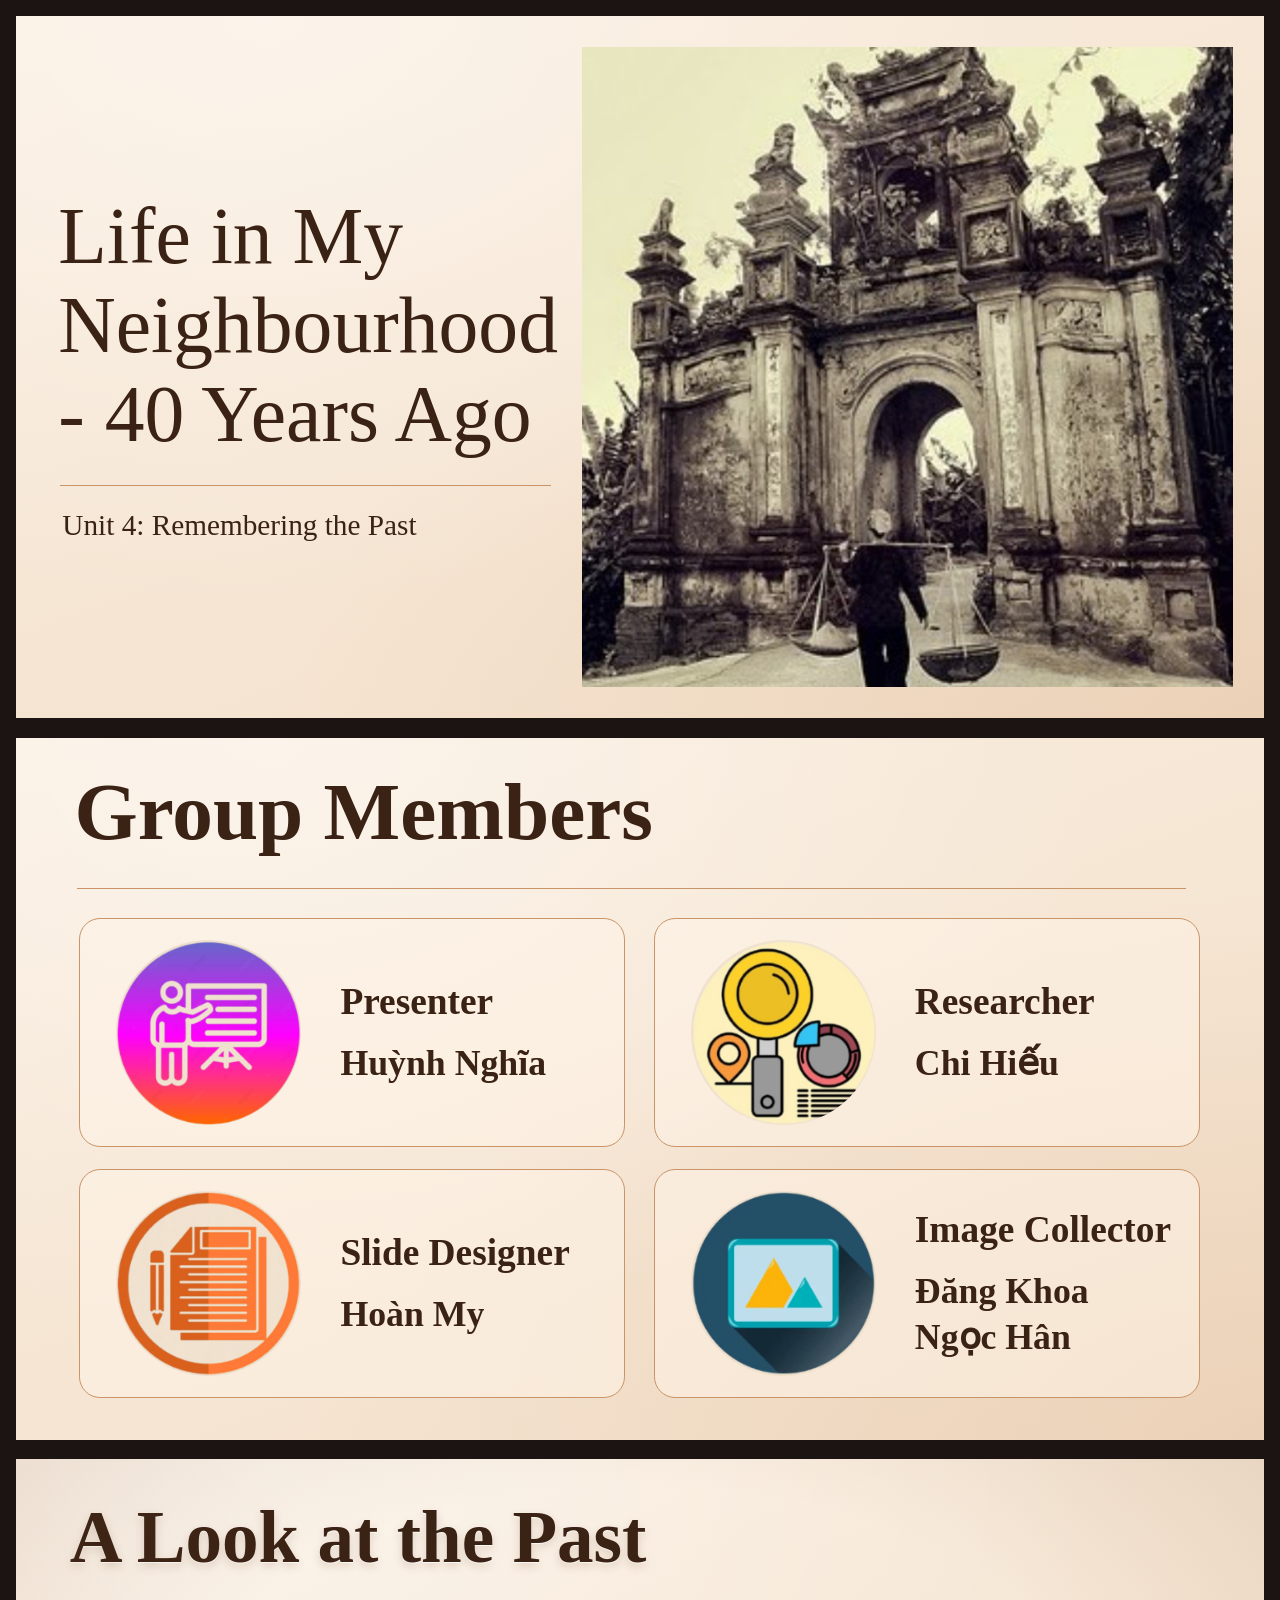
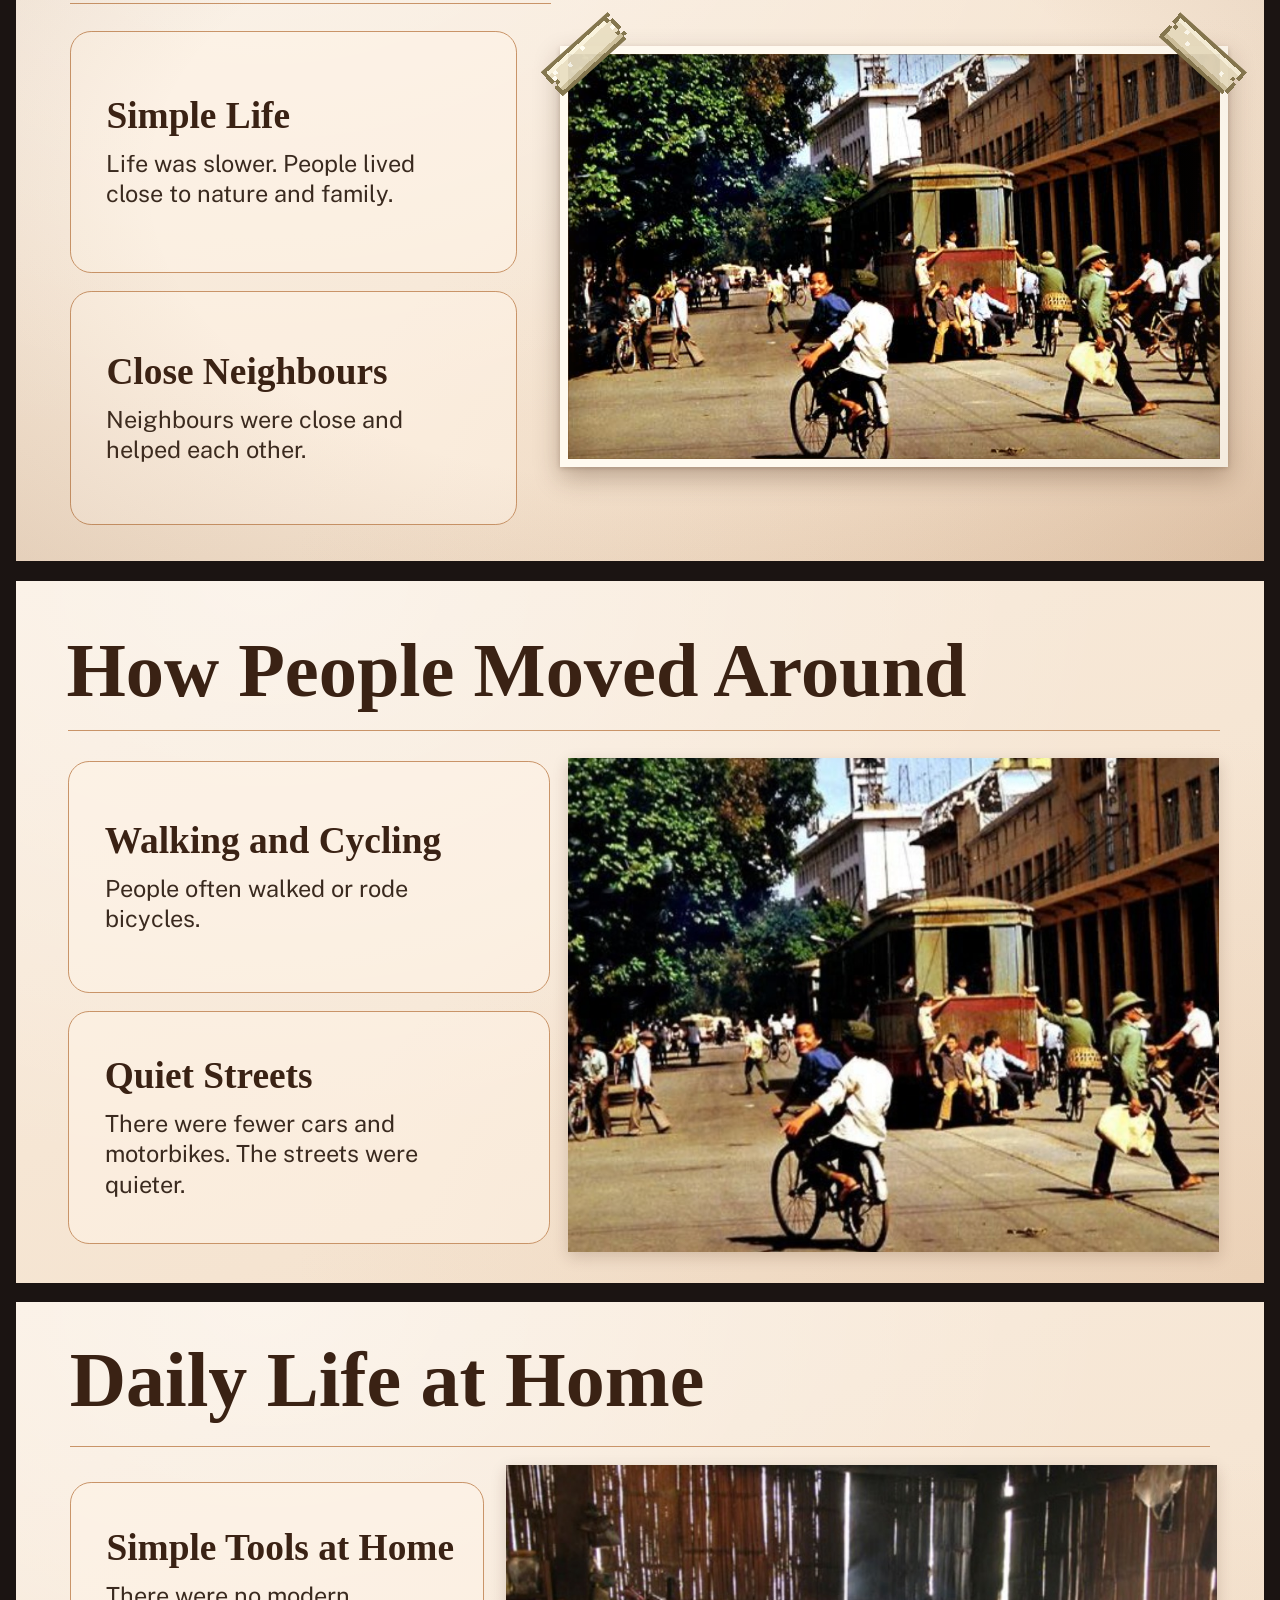
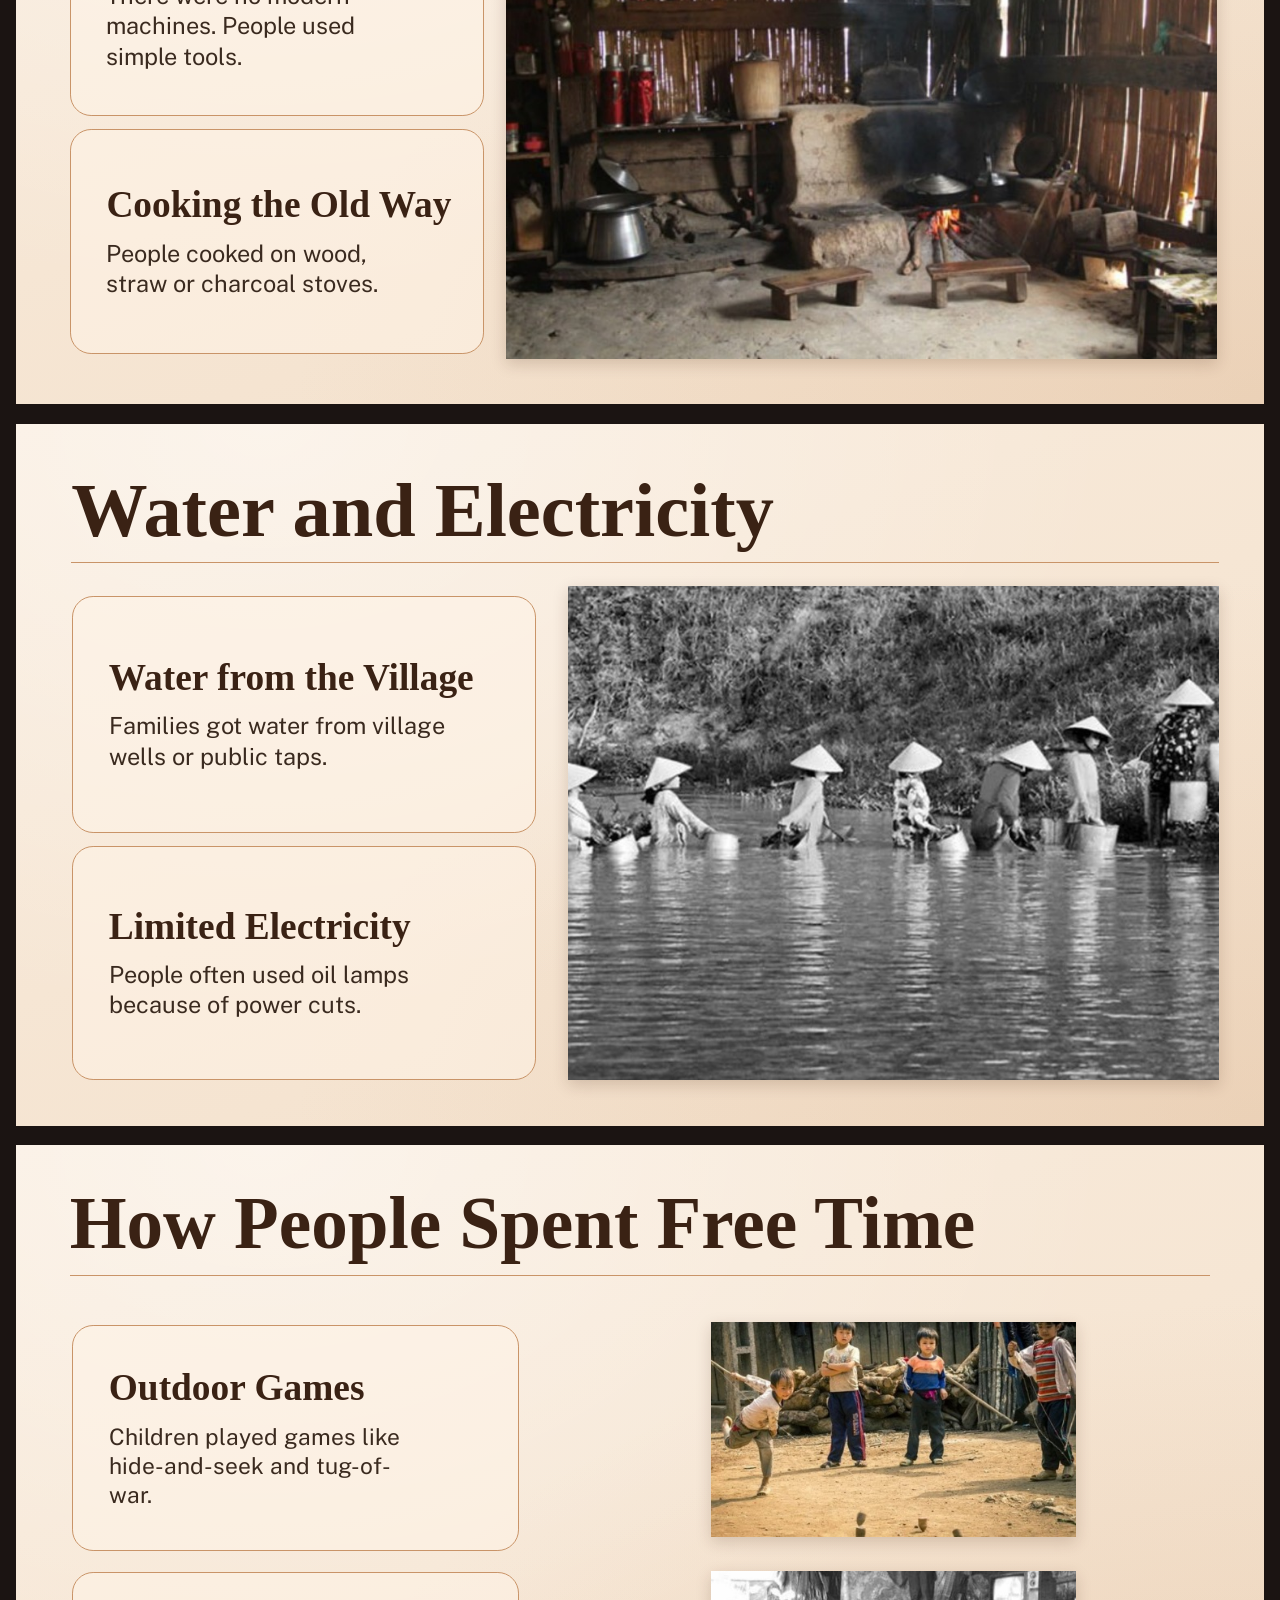
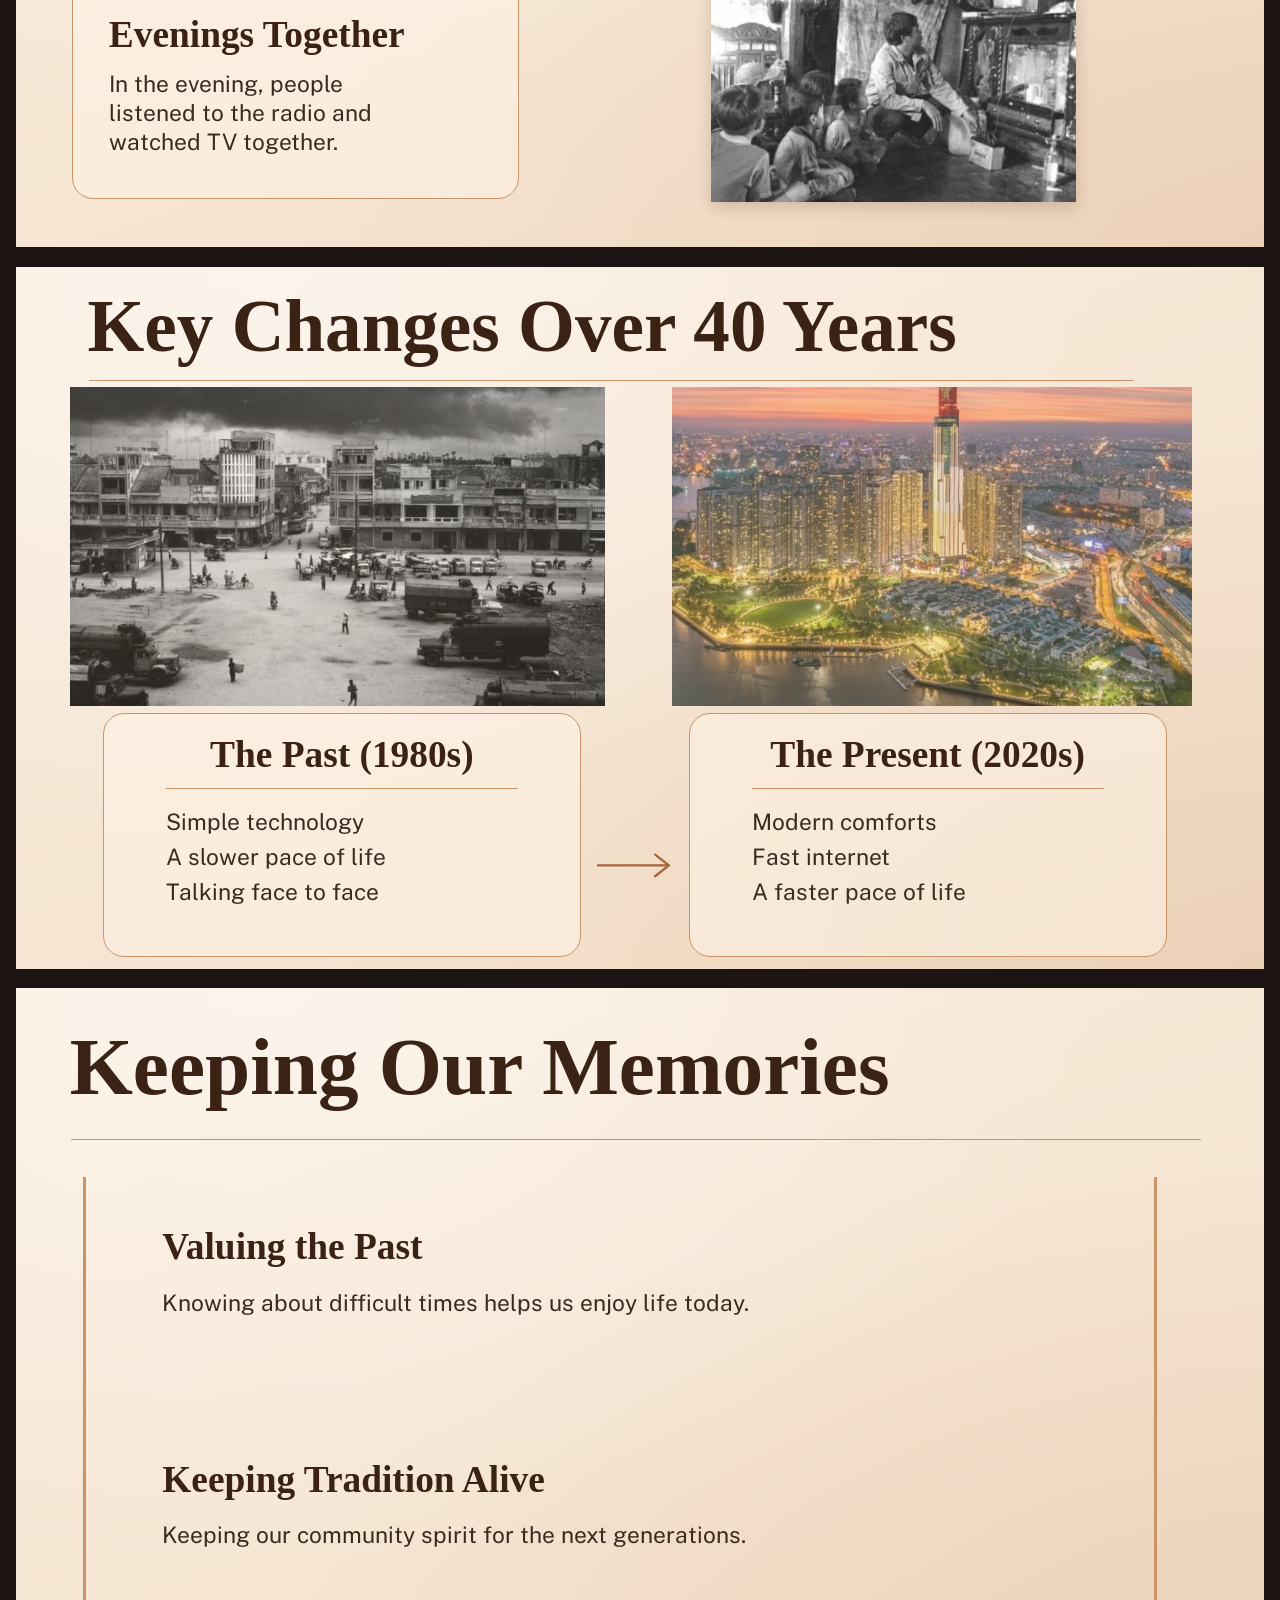
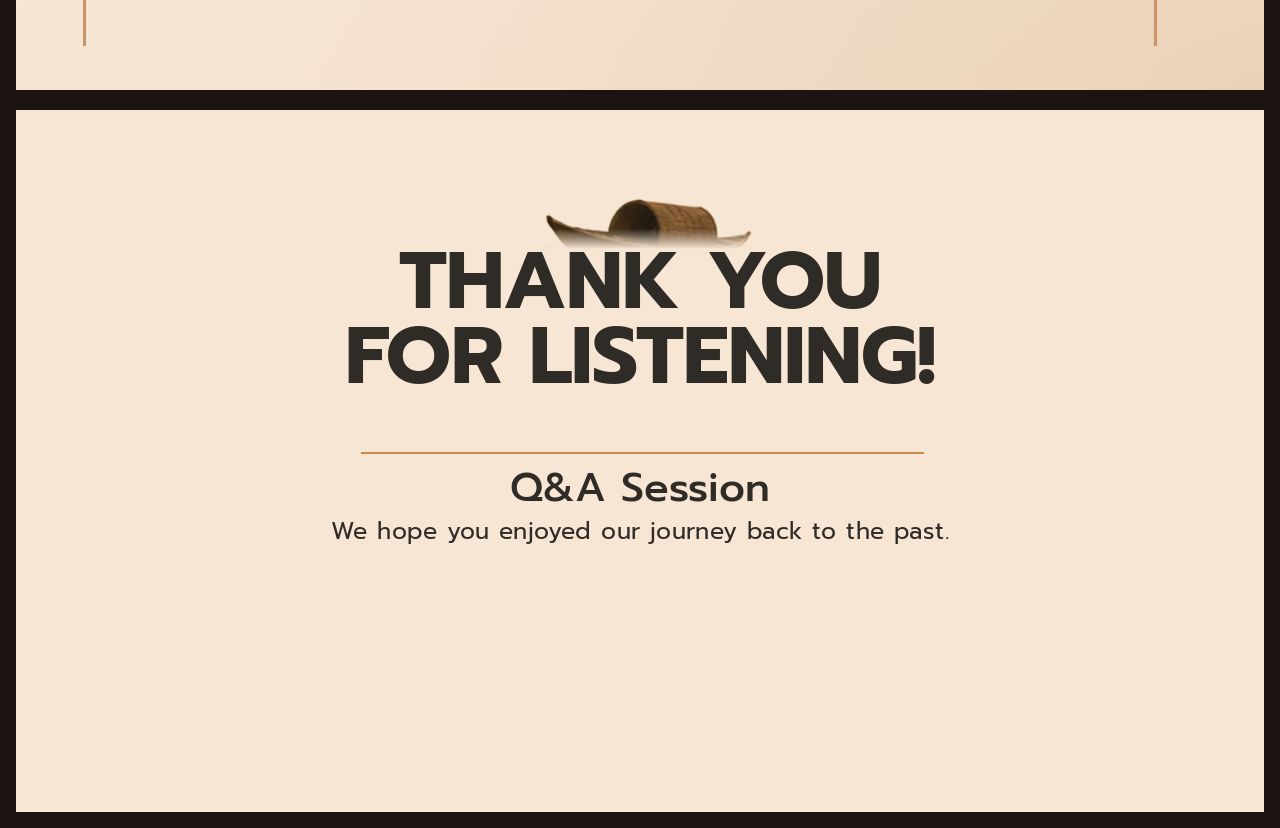
<file: slides.html>
<!DOCTYPE html>
<html lang="en">
<head>
  <meta charset="UTF-8">
  <meta name="viewport" content="width=device-width, initial-scale=1.0">
  <title>Life in My Neighbourhood - 40 Years Ago (slide source)</title>
  <!-- Phông chữ web (cần internet). Không có mạng thì trình duyệt dùng phông thay thế trong slides.css -->
  <link rel="preconnect" href="https://fonts.googleapis.com">
  <link rel="preconnect" href="https://fonts.gstatic.com" crossorigin>
  <link href="https://fonts.googleapis.com/css2?family=Tinos:wght@400;700&family=Public+Sans:wght@400;500&family=Prompt:wght@400;500;700&display=swap" rel="stylesheet">
  <link rel="stylesheet" href="slides.css">
</head>
<body>
<!--
  NGUỒN CHỈNH SỬA CỦA 10 SLIDE.
  - Sửa chữ: sửa trực tiếp trong file này. Sửa vị trí/màu/cỡ chữ: sửa slides.css.
  - Thay ảnh: thay file trong thư mục assets/ (giữ nguyên tên) hoặc đổi đường dẫn src.
  - Sau khi sửa, chạy "node render.js" để xuất lại slide1.png ... slide10.png cho index.html.
-->
<main class="deck">

  <!-- 1. Tiêu đề -->
  <section class="slide s1" id="slide1">
    <h1>Life in My Neighbourhood - 40 Years Ago</h1>
    <hr class="rule">
    <p class="subtitle">Unit 4: Remembering the Past</p>
    <img class="photo" src="assets/s1-gate.jpg" alt="Old village gate with a woman carrying baskets">
  </section>

  <!-- 2. Thành viên nhóm -->
  <section class="slide s2" id="slide2">
    <h2 class="title">Group Members</h2>
    <hr class="rule">
    <div class="member m1">
      <img src="assets/icon-presenter.png" alt="">
      <div><h3>Presenter</h3><p>Huỳnh Nghĩa</p></div>
    </div>
    <div class="member m2">
      <img src="assets/icon-researcher.png" alt="">
      <div><h3>Researcher</h3><p>Chi Hiếu</p></div>
    </div>
    <div class="member m3">
      <img src="assets/icon-designer.png" alt="">
      <div><h3>Slide Designer</h3><p>Hoàn My</p></div>
    </div>
    <div class="member m4">
      <img src="assets/icon-image.png" alt="">
      <div><h3>Image Collector</h3><p>Đăng Khoa</p><p>Ngọc Hân</p></div>
    </div>
  </section>

  <!-- 3. A Look at the Past -->
  <section class="slide s3" id="slide3">
    <h2 class="title">A Look at the Past</h2>
    <hr class="rule">
    <article class="card c1"><h3>Simple Life</h3><p>Life was slower. People lived close to nature and family.</p></article>
    <article class="card c2"><h3>Close Neighbours</h3><p>Neighbours were close and helped each other.</p></article>
    <div class="pic">
      <figure class="photo"><img src="assets/s3-tram.jpg" alt="Tram and bicycles on an old street"></figure>
      <canvas class="ptape tl" width="120" height="40"></canvas>
      <canvas class="ptape tr" width="120" height="40"></canvas>
    </div>
  </section>

  <!-- 4. How People Moved Around -->
  <section class="slide s4" id="slide4">
    <h2 class="title">How People Moved Around</h2>
    <hr class="rule">
    <article class="card c1"><h3>Walking and Cycling</h3><p>People often walked or rode bicycles.</p></article>
    <article class="card c2"><h3>Quiet Streets</h3><p>There were fewer cars and motorbikes. The streets were quieter.</p></article>
    <figure class="photo"><img src="assets/s4-tram.jpg" alt="Tram and bicycles on a street"></figure>
  </section>

  <!-- 5. Daily Life at Home -->
  <section class="slide s5" id="slide5">
    <h2 class="title">Daily Life at Home</h2>
    <hr class="rule">
    <article class="card c1"><h3>Simple Tools at Home</h3><p>There were no modern machines. People used simple tools.</p></article>
    <article class="card c2"><h3>Cooking the Old Way</h3><p>People cooked on wood, straw or charcoal stoves.</p></article>
    <figure class="photo"><img src="assets/s5-kitchen.jpg" alt="Traditional kitchen with a wood fire"></figure>
  </section>

  <!-- 6. Water and Electricity -->
  <section class="slide s6" id="slide6">
    <h2 class="title">Water and Electricity</h2>
    <hr class="rule">
    <article class="card c1"><h3>Water from the Village</h3><p>Families got water from village wells or public taps.</p></article>
    <article class="card c2"><h3>Limited Electricity</h3><p>People often used oil lamps because of power cuts.</p></article>
    <figure class="photo"><img src="assets/s6-water.jpg" alt="Women collecting water in a river"></figure>
  </section>

  <!-- 7. How People Spent Free Time -->
  <!-- 7. LƯU Ý: slide 7 có làng pixel, bố cục mới nằm trong slide7-anim.html; render.js xuất slide7.png từ file đó (phần này chỉ là bản cũ) -->
  <section class="slide s7" id="slide7">
    <h2 class="title">How People Spent Free Time</h2>
    <hr class="rule">
    <article class="card c1"><h3>Outdoor Games</h3><p>Children played games like hide-and-seek and tug-of-war.</p></article>
    <article class="card c2"><h3>Evenings Together</h3><p>In the evening, people listened to the radio and watched TV together.</p></article>
    <figure class="photo p1"><img src="assets/s7-games.jpg" alt="Children playing folk games"></figure>
    <figure class="photo p2"><img src="assets/s7-tv.jpg" alt="Neighbours watching TV together"></figure>
  </section>

  <!-- 8. Key Changes Over 40 Years -->
  <section class="slide s8" id="slide8">
    <h2 class="title">Key Changes Over 40 Years</h2>
    <hr class="rule">
    <figure class="photo p1"><img src="assets/s8-past.jpg" alt="Street in the 1980s"></figure>
    <figure class="photo p2"><img src="assets/s8-present.jpg" alt="City skyline in the 2020s"></figure>
    <article class="card c1">
      <h3>The Past (1980s)</h3>
      <ul><li>Simple technology</li><li>A slower pace of life</li><li>Talking face to face</li></ul>
    </article>
    <svg class="arrow" viewBox="0 0 100 40" aria-hidden="true"><path d="M2 20 H92 M76 6 L94 20 L76 34" fill="none" stroke="currentColor" stroke-width="3" stroke-linecap="round" stroke-linejoin="round"/></svg>
    <article class="card c2">
      <h3>The Present (2020s)</h3>
      <ul><li>Modern comforts</li><li>Fast internet</li><li>A faster pace of life</li></ul>
    </article>
  </section>

  <!-- 9. Keeping Our Memories -->
  <section class="slide s9" id="slide9">
    <h2 class="title">Keeping Our Memories</h2>
    <hr class="rule">
    <div class="vline l"></div><div class="vline r"></div>
    <article class="item i1"><h3>Valuing the Past</h3><p>Knowing about difficult times helps us enjoy life today.</p></article>
    <article class="item i2"><h3>Keeping Tradition Alive</h3><p>Keeping our community spirit for the next generations.</p></article>
  </section>

  <!-- 10. Cảm ơn -->
  <section class="slide s10" id="slide10">
    <img class="boat" src="assets/s10-boat.png" alt="">
    <h1>THANK YOU<br>FOR LISTENING!</h1>
    <hr class="rule">
    <h2>Q&amp;A Session</h2>
    <p>We hope you enjoyed our journey back to the past.</p>
  </section>

</main>
<script src="tape.js"></script>
<script>
  // Xem trên màn hình nhỏ: thu nhỏ slide cho vừa chiều ngang. Khi xuất ảnh (?render) thì giữ nguyên cỡ 1536x864.
  if (!location.search.includes('render')) {
    const fit = () => document.documentElement.style.setProperty('--zoom', Math.min(1, (innerWidth - 32) / 1536));
    addEventListener('resize', fit); fit();
  }
</script>
</body>
</html>
</file>
<file: slides.css>
/* ===== Nguồn thiết kế của 10 slide (kích thước chuẩn 1536 x 864) ===== */
:root {
  --ink: #3a2214;          /* chữ tiêu đề nâu đậm */
  --body: #3a2a1f;         /* chữ nội dung */
  --line: #c99468;         /* đường kẻ / viền thẻ */
  --paper-1: #f9ecdd;
  --paper-2: #f3e0cb;
  --card: rgba(255, 244, 232, .55);
  --serif: 'Tinos', 'Liberation Serif', 'Times New Roman', Times, serif;
  --sans: 'Public Sans', 'Inter', 'Helvetica Neue', Arial, sans-serif;
  --display: 'Prompt', 'Inter', 'Helvetica Neue', Arial, sans-serif;
  --zoom: 1;
}
* { margin: 0; padding: 0; box-sizing: border-box; }
body { background: #1b1412; padding: 16px; }
.deck { display: flex; flex-direction: column; align-items: center; gap: 24px; zoom: var(--zoom); }

.slide {
  position: relative; width: 1536px; height: 864px; overflow: hidden; flex: none;
  background:
    radial-gradient(ellipse at 20% 0%, rgba(255,255,255,.45), transparent 60%),
    radial-gradient(ellipse at 100% 100%, rgba(214,170,130,.28), transparent 55%),
    linear-gradient(160deg, var(--paper-1), var(--paper-2));
  color: var(--body); font-family: var(--sans);
}
.slide > * { position: absolute; }

/* ----- thành phần dùng chung ----- */
.title { left: 66px; top: 44px; font: 700 94px/1.05 var(--serif); color: var(--ink); white-space: nowrap; }
.rule  { left: 66px; right: 66px; top: 183px; height: 0; border: 0; border-top: 2px solid var(--line); }
.card  { border: 2px solid var(--line); border-radius: 26px; background: var(--card);
         display: flex; flex-direction: column; justify-content: center; padding: 0 24px 0 44px; }
.card h3 { font: 700 46px/1.15 var(--serif); color: var(--ink); margin-bottom: 14px; white-space: nowrap; }
.card p  { font: 400 29px/1.28 var(--sans); max-width: 440px; }
.photo   { margin: 0; overflow: hidden; box-shadow: 0 6px 18px rgba(60,30,10,.18); }
.photo img { display: block; width: 100%; height: 100%; object-fit: cover; }
figure.photo { }
img.photo { object-fit: cover; }
.tape { display: block; width: 330px; height: 78px;
        background: linear-gradient(180deg, rgba(216,196,112,.92), rgba(196,172,92,.92));
        box-shadow: 0 2px 6px rgba(60,40,10,.25);
        clip-path: polygon(0 8%, 4% 0, 9% 10%, 14% 0, 20% 9%, 100% 0, 96% 20%, 100% 44%, 95% 62%, 100% 86%, 100% 100%, 0 100%, 3% 70%, 0 46%, 4% 24%); }

/* ===== 1. Tiêu đề ===== */
.s1 h1 { left: 52px; top: 216px; width: 640px; font: 400 98px/1.12 var(--serif); color: var(--ink); }
.s1 .rule { left: 54px; right: auto; width: 604px; top: 577px; }
.s1 .subtitle { left: 57px; top: 606px; font: 400 36px/1.2 var(--serif); color: var(--ink); }
.s1 .photo { left: 697px; top: 38px; width: 801px; height: 788px; box-shadow: none; }

/* ===== 2. Thành viên ===== */
.s2 .title { left: 72px; top: 40px; font-size: 100px; }
.s2 .rule { left: 75px; right: 96px; top: 185px; }
.member { width: 672px; height: 282px; border: 2px solid var(--line); border-radius: 26px; background: var(--card);
          display: flex; align-items: center; padding-left: 44px; gap: 48px; }
.member img { width: 228px; height: 228px; object-fit: cover; border-radius: 50%; flex: none; }
.member h3 { font: 700 46px/1.2 var(--serif); color: var(--ink); white-space: nowrap; }
.member p  { font: 700 44px/1.2 var(--serif); color: var(--ink); margin-top: 22px; }
.member p + p { margin-top: 4px; }
.m1 { left: 78px;  top: 222px; }  .m2 { left: 785px; top: 222px; }
.m3 { left: 78px;  top: 531px; }  .m4 { left: 785px; top: 531px; }

/* ===== 3 - 7: tiêu đề + 2 thẻ trái + ảnh phải ===== */
.s3 .title { top: 50px; font-size: 90px; }  .s3 .rule { top: 177px; right: auto; width: 592px; }
.s3 .c1 { left: 66px; top: 212px; width: 550px; height: 298px; }
.s3 .c2 { left: 66px; top: 532px; width: 550px; height: 288px; }
.s3 .pic { left: 670px; top: 230px; width: 822px; height: 518px; transform-origin: 50% 0; }
.pic .photo { position: absolute; inset: 0; box-shadow: 0 8px 20px rgba(60,30,10,.25); }
.ptape { position: absolute; image-rendering: pixelated; width: 120px; height: 40px; }
.ptape.tl { left: -30px; top: -10px; transform: rotate(-42deg); }
.ptape.tr { left: 730px; top: -10px; transform: rotate(42deg); }

.s4 .title { top: 62px; font-size: 94px; left: 62px; }
.s4 .rule { top: 184px; left: 64px; right: 54px; }
.s4 .c1 { left: 64px; top: 222px; width: 593px; height: 286px; }
.s4 .c2 { left: 64px; top: 530px; width: 593px; height: 286px; }
.s4 .photo { left: 679px; top: 218px; width: 801px; height: 608px; }
.s4 .card p { max-width: 420px; }
.s4 .t-tl { left: 0; top: 0; width: 400px; height: 440px;
            background: linear-gradient(135deg, rgba(214,178,128,.95), rgba(196,158,106,.95));
            clip-path: polygon(78% 0, 100% 0, 0 100%, 0 82%); box-shadow: none; }

.s5 .title { top: 46px; font-size: 96px; }
.s5 .rule { top: 177px; right: 66px; }
.s5 .c1 { left: 66px; top: 222px; width: 510px; height: 288px; }
.s5 .c2 { left: 66px; top: 525px; width: 510px; height: 278px; }
.s5 .photo { left: 603px; top: 200px; width: 875px; height: 608px; }
.s5 .card p { max-width: 360px; }

.s6 .title { top: 58px; font-size: 94px; left: 68px; }
.s6 .rule { top: 171px; left: 68px; right: 56px; }
.s6 .c1 { left: 69px; top: 212px; width: 571px; height: 292px; }
.s6 .c2 { left: 69px; top: 520px; width: 571px; height: 288px; }
.s6 .photo { left: 679px; top: 200px; width: 801px; height: 608px; }
.s6 .card p { max-width: 440px; }

.s7 .title { top: 50px; font-size: 90px; }
.s7 .rule { top: 160px; right: 66px; }
.s7 .c1 { left: 69px; top: 222px; width: 550px; height: 278px; }
.s7 .c2 { left: 69px; top: 525px; width: 550px; height: 280px; }
.s7 .p1 { left: 855px; top: 218px; width: 450px; height: 265px; }
.s7 .p2 { left: 855px; top: 524px; width: 450px; height: 284px; }
.s7 .card p { max-width: 380px; font-size: 28px; }

/* ===== 8. So sánh quá khứ - hiện tại ===== */
.s8 .title { left: 88px; top: 28px; font-size: 90px; }
.s8 .rule { left: 90px; right: 160px; top: 140px; }
.s8 .p1 { left: 66px;  top: 148px; width: 659px; height: 393px; box-shadow: none; }
.s8 .p2 { left: 807px; top: 148px; width: 640px; height: 393px; box-shadow: none; }
.s8 .card { align-items: stretch; padding: 24px 76px 0; justify-content: flex-start; }
.s8 .card h3 { text-align: center; font-size: 46px; padding-bottom: 14px; margin-bottom: 18px; border-bottom: 2px solid var(--line); }
.s8 .card ul { list-style: none; }
.s8 .card li { font: 400 28px/1.55 var(--sans); }
.s8 .c1 { left: 107px; top: 550px; width: 588px; height: 300px; }
.s8 .c2 { left: 828px; top: 550px; width: 588px; height: 300px; }
.s8 .arrow { left: 714px; top: 718px; width: 96px; height: 38px; color: #a8643a; }

/* ===== 9. Preserving Our Memories ===== */
.s9 .title { top: 46px; font-size: 100px; font-family: var(--serif); }
.s9 .rule { top: 186px; left: 68px; right: 78px; }
.s9 .vline { top: 233px; width: 3px; height: 577px; background: var(--line); }
.s9 .vline.l { left: 83px; }  .s9 .vline.r { left: 1401px; }
.s9 .item h3 { font: 700 46px/1.2 var(--serif); color: var(--ink); }
.s9 .item p  { font: 400 28px/1.3 var(--sans); margin-top: 22px; }
.s9 .i1 { left: 180px; top: 292px; }  .s9 .i2 { left: 180px; top: 578px; }

/* ===== 10. Cảm ơn ===== */
.s10 { background: #f7e6d3; }
.s10 .boat { left: 650px; top: 106px; width: 257px;
             -webkit-mask-image: linear-gradient(#000 62%, transparent); mask-image: linear-gradient(#000 62%, transparent); }
.s10 h1 { left: 0; right: 0; top: 166px; text-align: center; font: 700 100px/92px var(--display); color: #2f2b27; letter-spacing: -1px; }
.s10 .rule { left: 424px; right: 419px; top: 421px; border-top: 3px solid #c98a4d; }
.s10 h2 { left: 0; right: 0; top: 436px; text-align: center; font: 500 50px/1.2 var(--display); color: #2f2b27; }
.s10 p  { left: 0; right: 0; top: 500px; text-align: center; font: 400 29px/1.3 var(--display); color: #2f2b27; letter-spacing: .5px; }

/* ===== slide 3 "A Look at the Past": nâng nhẹ đồ hoạ (viền ảnh in, vignette ấm, chữ nổi nhẹ) ===== */
.s3::before { content: ''; position: absolute; inset: 0; pointer-events: none; z-index: 1;
  background: radial-gradient(ellipse at 50% 46%, rgba(255,255,255,0) 55%, rgba(120,70,30,.13) 100%); }
.s3 .title { text-shadow: 0 1px 0 rgba(255,255,255,.75), 0 5px 12px rgba(90,45,15,.16); }
.s3 .pic .photo { box-shadow: 0 14px 30px rgba(60,30,10,.30), 0 3px 6px rgba(60,30,10,.2); }
.s3 .pic .photo::after { content: ''; position: absolute; inset: 0; pointer-events: none;
  border: 11px solid #fffaf0; box-shadow: inset 0 0 0 1px rgba(120,80,40,.35), inset 0 0 46px rgba(50,25,5,.30); }
</file>
